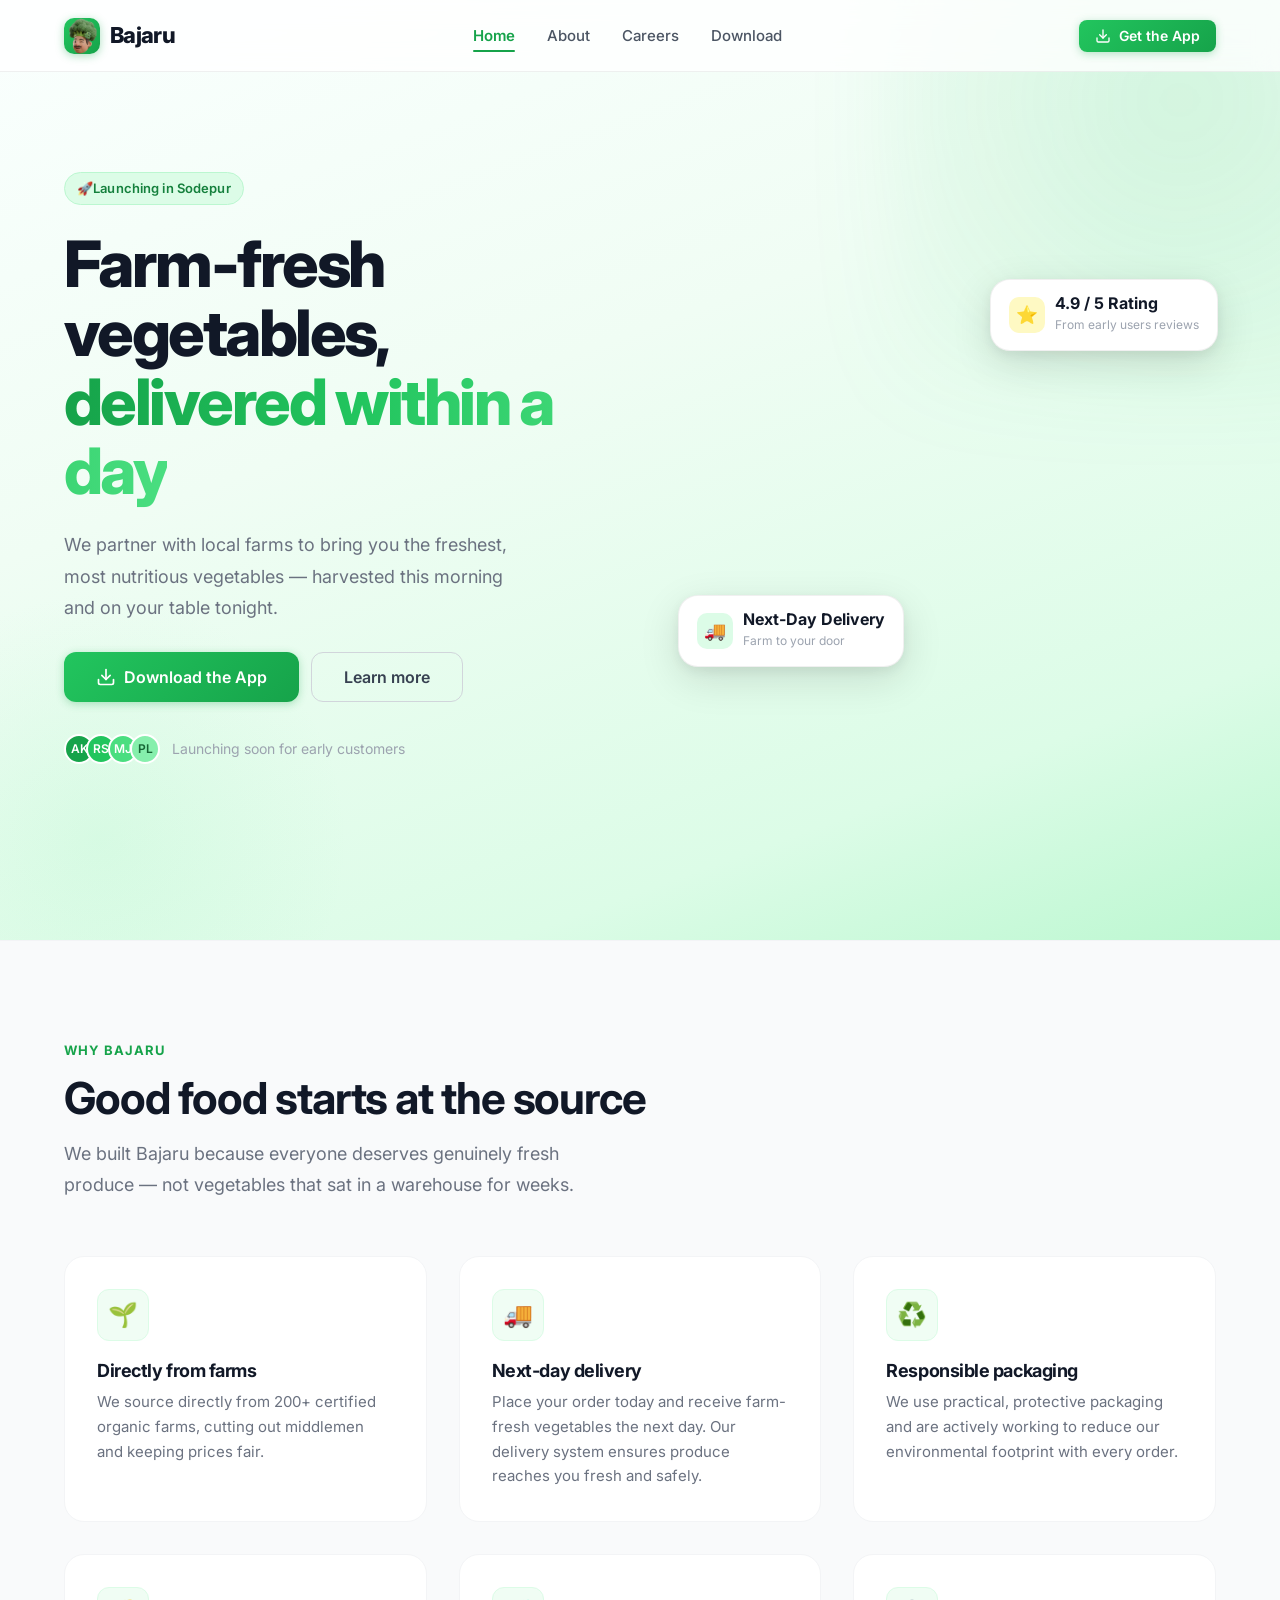
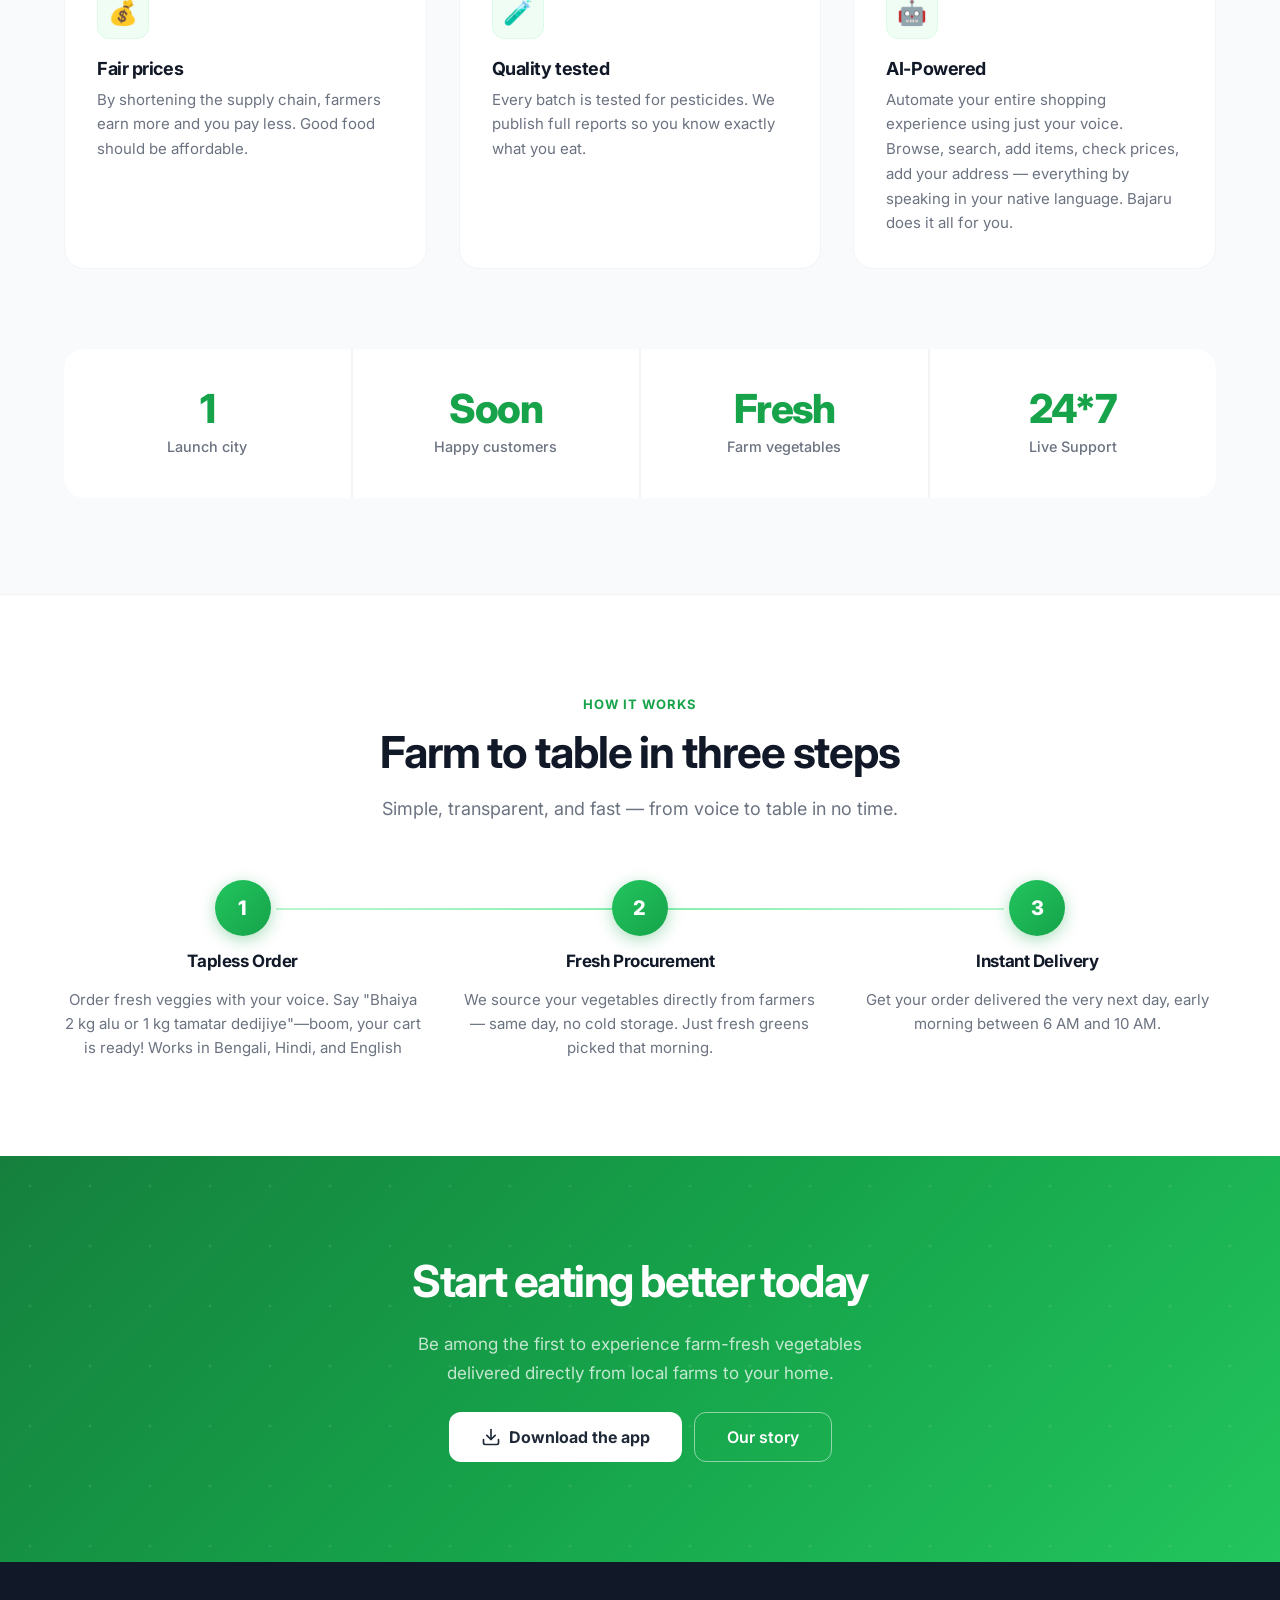
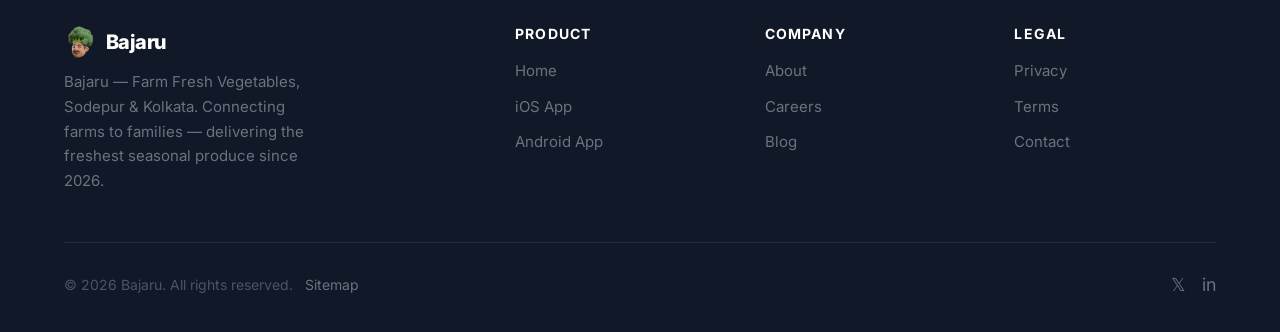
<file: index.html>
<!DOCTYPE html>
<html lang="en">
<head>
  <meta charset="UTF-8" />
  <meta name="viewport" content="width=device-width, initial-scale=1.0" />
  <meta name="google-site-verification" content="_7Ru6LFBEPu0awnksv-7zQGtuMNDI5gL8vTEzdVEpsc" />
  <title>Bajaru — Farm Fresh Vegetables, Delivered</title>
  <meta name="description" content="Bajaru connects you directly with local farms. Get the freshest seasonal vegetables delivered to your door within 24 hours of harvest." />
  <meta name="keywords" content="Bajaru, Bajaru app, farm fresh vegetables, vegetable delivery Kolkata, Sodepur vegetables, AI voice order" />
  <meta name="author" content="Bajaru" />
  <meta name="robots" content="index, follow" />
  <link rel="canonical" href="https://bajaru.co.in/" />
  <meta property="og:title" content="Bajaru — Farm Fresh Vegetables, Delivered" />
  <meta property="og:description" content="Get the freshest seasonal vegetables delivered from farm to door in 24 hours." />
  <meta property="og:url" content="https://bajaru.co.in/" />
  <meta property="og:image" content="https://bajaru.co.in/images/og-image.png" />
  <meta property="og:image:width" content="1200" />
  <meta property="og:image:height" content="630" />
  <meta property="og:type" content="website" />
  <meta property="og:site_name" content="Bajaru" />
  <meta property="og:locale" content="en_IN" />
  <meta name="twitter:card" content="summary_large_image" />
  <meta name="twitter:title" content="Bajaru — Farm Fresh Vegetables, Delivered" />
  <meta name="twitter:description" content="Get the freshest seasonal vegetables delivered from farm to door in 24 hours." />
  <meta name="twitter:image" content="https://bajaru.co.in/images/og-image.png" />
  <!-- <link rel="icon" type="image/x-icon" href="./images/favicon.ico" /> -->
  <link rel="icon" href="/favicon.ico">
  <link rel="stylesheet" href="./styles.css" />
  <link rel="stylesheet" href="./css/buttons.css" />
  <script type="application/ld+json">
  {
    "@context": "https://schema.org",
    "@type": "Organization",
    "name": "Bajaru",
    "url": "https://bajaru.co.in",
    "logo": "https://bajaru.co.in/images/app-icon.png",
    "description": "Farm fresh vegetables delivered from local farms to your door. AI-powered voice ordering. Launching in Sodepur.",
    "sameAs": ["https://www.linkedin.com/company/bajaru/"]
  }
  </script>
  <script type="application/ld+json">
  {
    "@context": "https://schema.org",
    "@type": "LocalBusiness",
    "name": "Bajaru",
    "description": "Fresh vegetable delivery from local farms — Sodepur, Kolkata",
    "areaServed": {
      "@type": "City",
      "name": "Sodepur",
      "containedInPlace": { "@type": "City", "name": "Kolkata" }
    }
  }
  </script>
  <script type="application/ld+json">
  {
    "@context": "https://schema.org",
    "@type": "WebSite",
    "name": "Bajaru",
    "url": "https://bajaru.co.in"
  }
  </script>
</head>
<body>

  <!-- ── NAVBAR (loaded from components) ── -->
  <div id="navbar-placeholder"></div>
  <div id="mobile-menu-placeholder"></div>

  <main>
  <!-- ── HERO ── -->
  <section class="hero page-top">
    <div class="hero-inner">
      <div class="hero-text">
        <div>
          <span class="badge badge-green badge-pulse">🚀Launching in Sodepur</span>
        </div>
        <h1>
          Farm-fresh vegetables,<br>
          <span>delivered within a day</span>
        </h1>
        <p class="lead">
          We partner with local farms to bring you the freshest, most nutritious vegetables — harvested this morning and on your table tonight.
        </p>
        <div class="hero-actions">
          <a href="./download.html" class="btn btn-primary btn-lg"><svg class="btn-icon" width="20" height="20" viewBox="0 0 24 24" fill="none" stroke="currentColor" stroke-width="2" stroke-linecap="round" stroke-linejoin="round" aria-hidden="true"><path d="M21 15v4a2 2 0 0 1-2 2H5a2 2 0 0 1-2-2v-4"/><polyline points="7 10 12 15 17 10"/><line x1="12" y1="15" x2="12" y2="3"/></svg>Download the App</a>
          <a href="./about.html" class="btn btn-outline btn-lg">Learn more</a>
        </div>
        <div class="hero-trust">
            <div class="hero-trust-avatars">
                <span>AK</span><span>RS</span><span>MJ</span><span>PL</span>
            </div>
            <span>Launching soon for early customers</span>
            </div>
      </div>

      <div class="hero-visual">
        <div class="hero-image-wrap float-anim">
          <!-- <img
            src="./images/logo.png"
            alt="Fresh vegetables at a local farm market"
            loading="eager"
          /> -->
          <video autoplay muted loop playsinline class="hero-video">
            <source src="./videos/video.mp4" type="video/mp4">
          </video>
          <div class="hero-card hero-card-1">
            <div class="hero-card-icon" style="background:#dcfce7;">🚚</div>
            <div>
              <strong>Next-Day Delivery</strong>
              <small>Farm to your door</small>
            </div>
          </div>
          <div class="hero-card hero-card-2">
            <div class="hero-card-icon" style="background:#fef9c3;">⭐</div>
            <div>
              <strong>4.9 / 5 Rating</strong>
              <small>From early users reviews</small>
            </div>
          </div>
        </div>
      </div>
    </div>
  </section>

  <!-- ── FEATURES ── -->
  <section class="features-bg">
    <div class="container">
      <div class="reveal">
        <span class="section-label">Why Bajaru</span>
        <h2 class="section-title">Good food starts at the source</h2>
        <p class="section-subtitle">
          We built Bajaru because everyone deserves genuinely fresh produce — not vegetables that sat in a warehouse for weeks.
        </p>
      </div>

      <div class="features-grid">
        <div class="feature-card reveal reveal-delay-1">
          <div class="feature-icon">🌱</div>
          <h3>Directly from farms</h3>
          <p>We source directly from 200+ certified organic farms, cutting out middlemen and keeping prices fair.</p>
        </div>
        <div class="feature-card reveal reveal-delay-2">
        <div class="feature-icon">🚚</div>
        <h3>Next-day delivery</h3>
        <p>Place your order today and receive farm-fresh vegetables the next day. Our delivery system ensures produce reaches you fresh and safely.</p>
        </div>
        <div class="feature-card reveal reveal-delay-3">
          <div class="feature-icon">♻️</div>
          <h3>Responsible packaging</h3>
          <p>We use practical, protective packaging and are actively working to reduce our environmental footprint with every order.</p>
        </div>
        <div class="feature-card reveal reveal-delay-1">
          <div class="feature-icon">💰</div>
          <h3>Fair prices</h3>
          <p>By shortening the supply chain, farmers earn more and you pay less. Good food should be affordable.</p>
        </div>
        <div class="feature-card reveal reveal-delay-2">
          <div class="feature-icon">🧪</div>
          <h3>Quality tested</h3>
          <p>Every batch is tested for pesticides. We publish full reports so you know exactly what you eat.</p>
        </div>
        <div class="feature-card reveal reveal-delay-3">
          <div class="feature-icon">🤖</div>
          <h3>AI-Powered</h3>
          <p>Automate your entire shopping experience using just your voice. Browse, search, add items, check prices, add your address — everything by speaking in your native language. Bajaru does it all for you.</p>
        </div>
      </div>

            <div class="stats-row reveal">
        <div class="stat-item">
            <div class="stat-number">1</div>
            <div class="stat-label">Launch city</div>
        </div>
        <div class="stat-item">
            <div class="stat-number">Soon</div>
            <div class="stat-label">Happy customers</div>
        </div>
        <div class="stat-item">
            <div class="stat-number">Fresh</div>
            <div class="stat-label">Farm vegetables</div>
        </div>
        <div class="stat-item">
            <div class="stat-number">24*7</div>
            <div class="stat-label">Live Support</div>
        </div>
        </div>
  </section>

  <!-- ── HOW IT WORKS ── -->
  <section>
    <div class="container">
      <div class="reveal" style="text-align:center; max-width:600px; margin:0 auto 56px;">
        <span class="section-label">How it works</span>
        <h2 class="section-title">Farm to table in three steps</h2>
        <p class="section-subtitle" style="margin:0 auto;">
          Simple, transparent, and fast — from voice to table in no time.
        </p>
      </div>

      <div class="steps-grid">
        <div class="step-item reveal reveal-delay-1">
          <div class="step-number">1</div>
          <h3>Tapless Order</h3>
          <p>Order fresh veggies with your voice. Say "Bhaiya 2 kg alu or 1 kg tamatar dedijiye"—boom, your cart is ready! Works in Bengali, Hindi, and English</p>
        </div>
        <div class="step-item reveal reveal-delay-2">
          <div class="step-number">2</div>
          <h3>Fresh Procurement</h3>
          <p>We source your vegetables directly from farmers — same day, no cold storage. Just fresh greens picked that morning.</p>
        </div>
        <div class="step-item reveal reveal-delay-3">
          <div class="step-number">3</div>
          <h3>Instant Delivery</h3>
          <p>Get your order delivered the very next day, early morning between 6 AM and 10 AM.</p>
        </div>
      </div>
    </div>
  </section>

  <!-- ── CTA BAND ── -->
  <section class="cta-band">
    <div class="container">
      <div class="cta-band-inner reveal">
        <h2>Start eating better today</h2>
        <p>Be among the first to experience farm-fresh vegetables delivered directly from local farms to your home.</p>
        <div style="display:flex; gap:12px; flex-wrap:wrap; justify-content:center;">
          <a href="./download.html" class="btn btn-white btn-lg"><svg class="btn-icon" width="20" height="20" viewBox="0 0 24 24" fill="none" stroke="currentColor" stroke-width="2" stroke-linecap="round" stroke-linejoin="round" aria-hidden="true"><path d="M21 15v4a2 2 0 0 1-2 2H5a2 2 0 0 1-2-2v-4"/><polyline points="7 10 12 15 17 10"/><line x1="12" y1="15" x2="12" y2="3"/></svg>Download the app</a>
          <a href="./about.html" class="btn btn-white-outline btn-lg">Our story</a>
        </div>
      </div>
    </div>
  </section>

  </main>

  <!-- ── FOOTER (loaded from components) ── -->
  <div id="footer-placeholder"></div>

  <script src="./js/components.js"></script>
  <script src="./js/shared.js"></script>
</body>
</html>
</file>
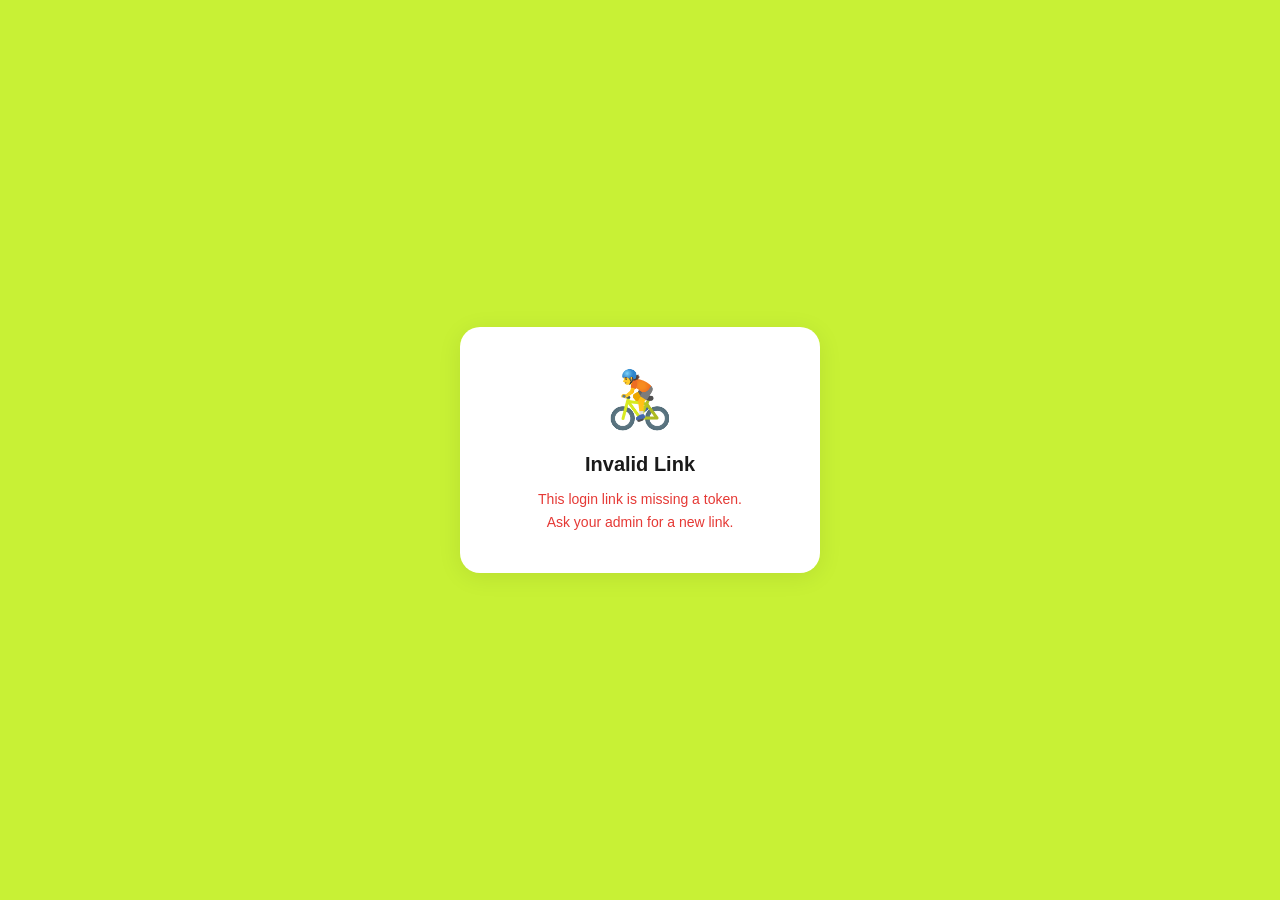
<file: rider-login/index.html>
<!DOCTYPE html>
<html lang="en">
<head>
  <meta charset="UTF-8">
  <meta name="viewport" content="width=device-width, initial-scale=1">
  <title>Opening Bajaru Delivery…</title>
  <style>
    * { box-sizing: border-box; margin: 0; padding: 0; }
    body {
      font-family: -apple-system, BlinkMacSystemFont, 'Segoe UI', sans-serif;
      background: #c8f135;
      min-height: 100vh;
      display: flex;
      align-items: center;
      justify-content: center;
      padding: 24px;
    }
    .card {
      background: #fff;
      border-radius: 20px;
      padding: 40px 32px;
      max-width: 360px;
      width: 100%;
      text-align: center;
      box-shadow: 0 4px 24px rgba(0,0,0,0.08);
    }
    .icon { font-size: 56px; margin-bottom: 20px; }
    h2 {
      font-size: 20px;
      font-weight: 700;
      color: #1a1a1a;
      margin-bottom: 12px;
    }
    p {
      font-size: 14px;
      color: #888;
      line-height: 1.6;
    }
    .spinner {
      width: 36px;
      height: 36px;
      border: 3px solid #e0e0e0;
      border-top-color: #7db800;
      border-radius: 50%;
      animation: spin 0.8s linear infinite;
      margin: 24px auto 0;
    }
    @keyframes spin { to { transform: rotate(360deg); } }
    .error { color: #e53935; }
  </style>
</head>
<body>
  <div class="card">
    <div class="icon">🚴</div>
    <h2 id="title">Opening Bajaru Delivery…</h2>
    <p id="message">Please wait while we sign you in.</p>
    <div class="spinner" id="spinner"></div>
  </div>

  <script>
    (function () {
      var params = new URLSearchParams(window.location.search);
      var token = params.get('token');

      if (!token) {
        document.getElementById('title').textContent = 'Invalid Link';
        document.getElementById('message').innerHTML =
          '<span class="error">This login link is missing a token.<br>Ask your admin for a new link.</span>';
        document.getElementById('spinner').style.display = 'none';
        return;
      }

      var appUrl = 'bajaru-rider://login?token=' + encodeURIComponent(token);

      // Redirect immediately — Android intercepts the custom scheme and opens the app.
      window.location.replace(appUrl);

      // Fallback message shown if the app is not installed or the redirect takes too long.
      setTimeout(function () {
        document.getElementById('title').textContent = 'App Not Opened?';
        document.getElementById('message').textContent =
          'Make sure the Bajaru Delivery app is installed on your device, then tap the link again.';
        document.getElementById('spinner').style.display = 'none';
      }, 2500);
    })();
  </script>
</body>
</html>
</file>
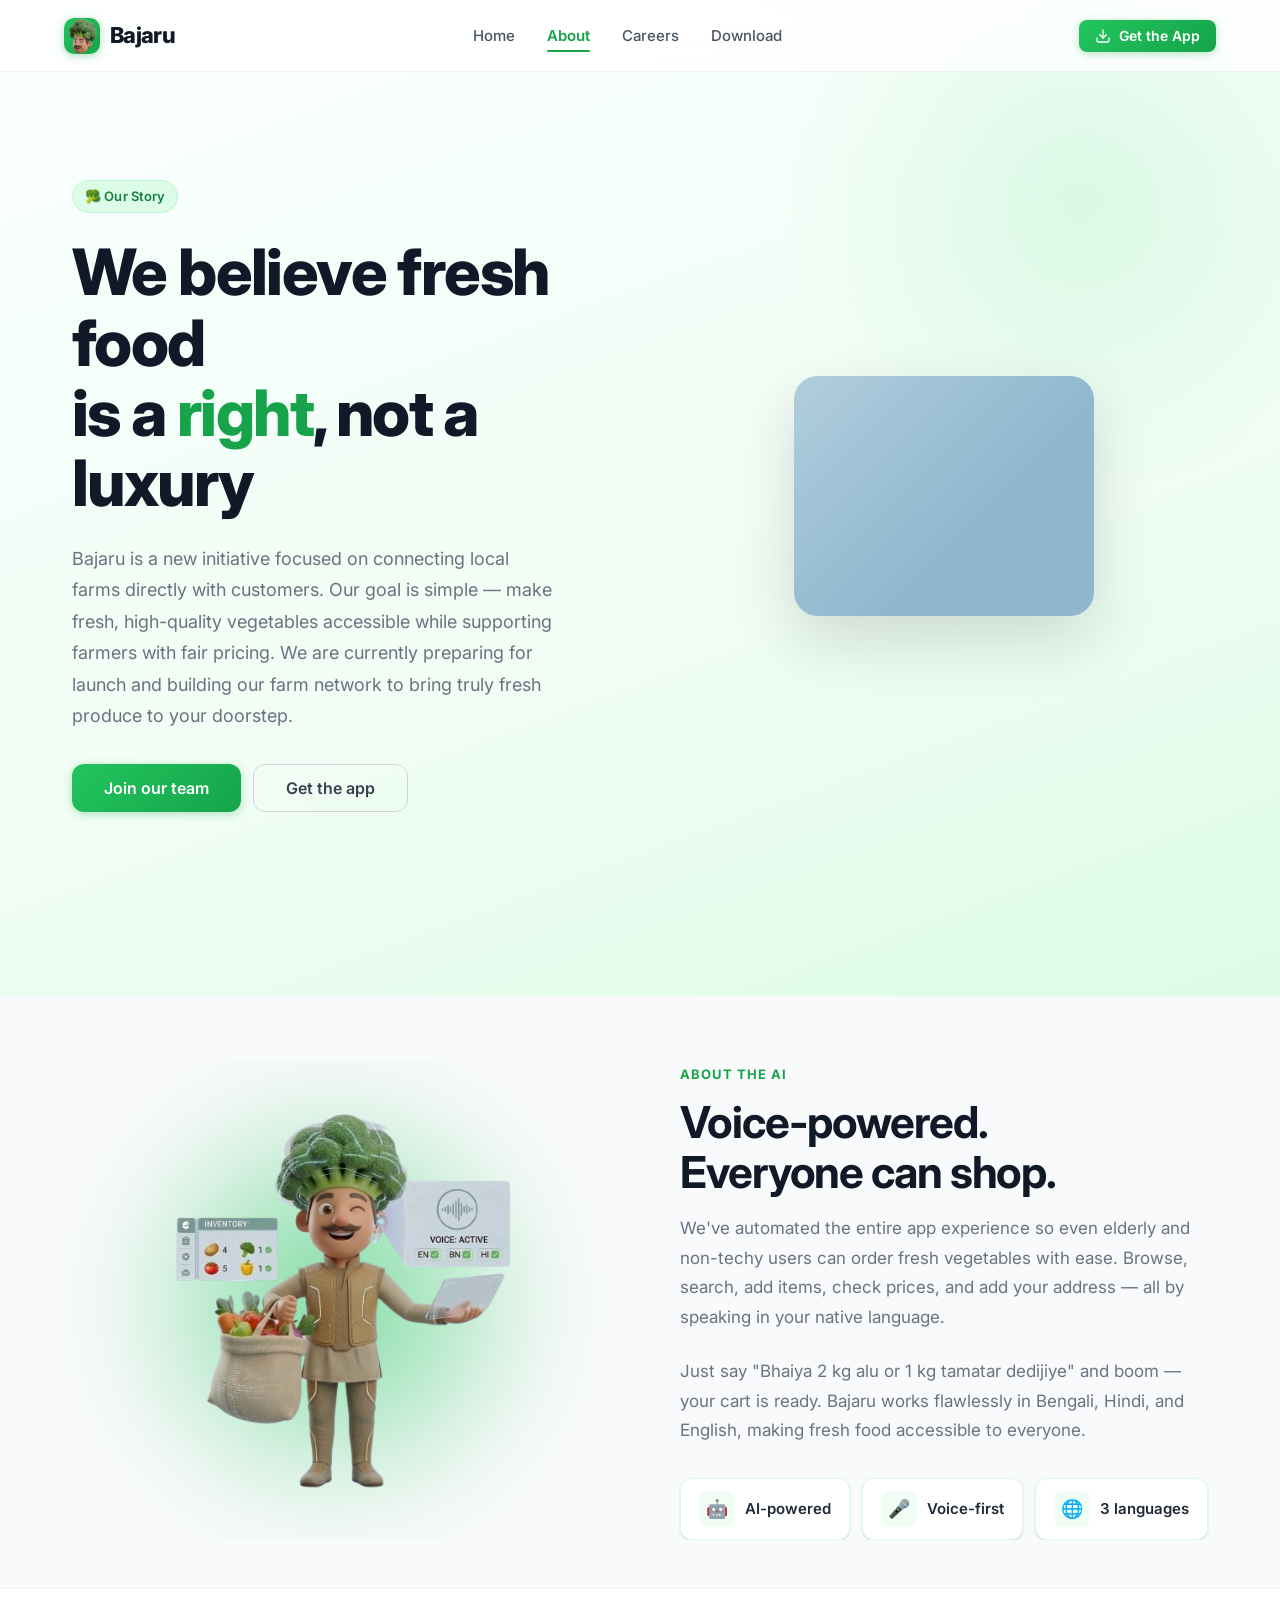
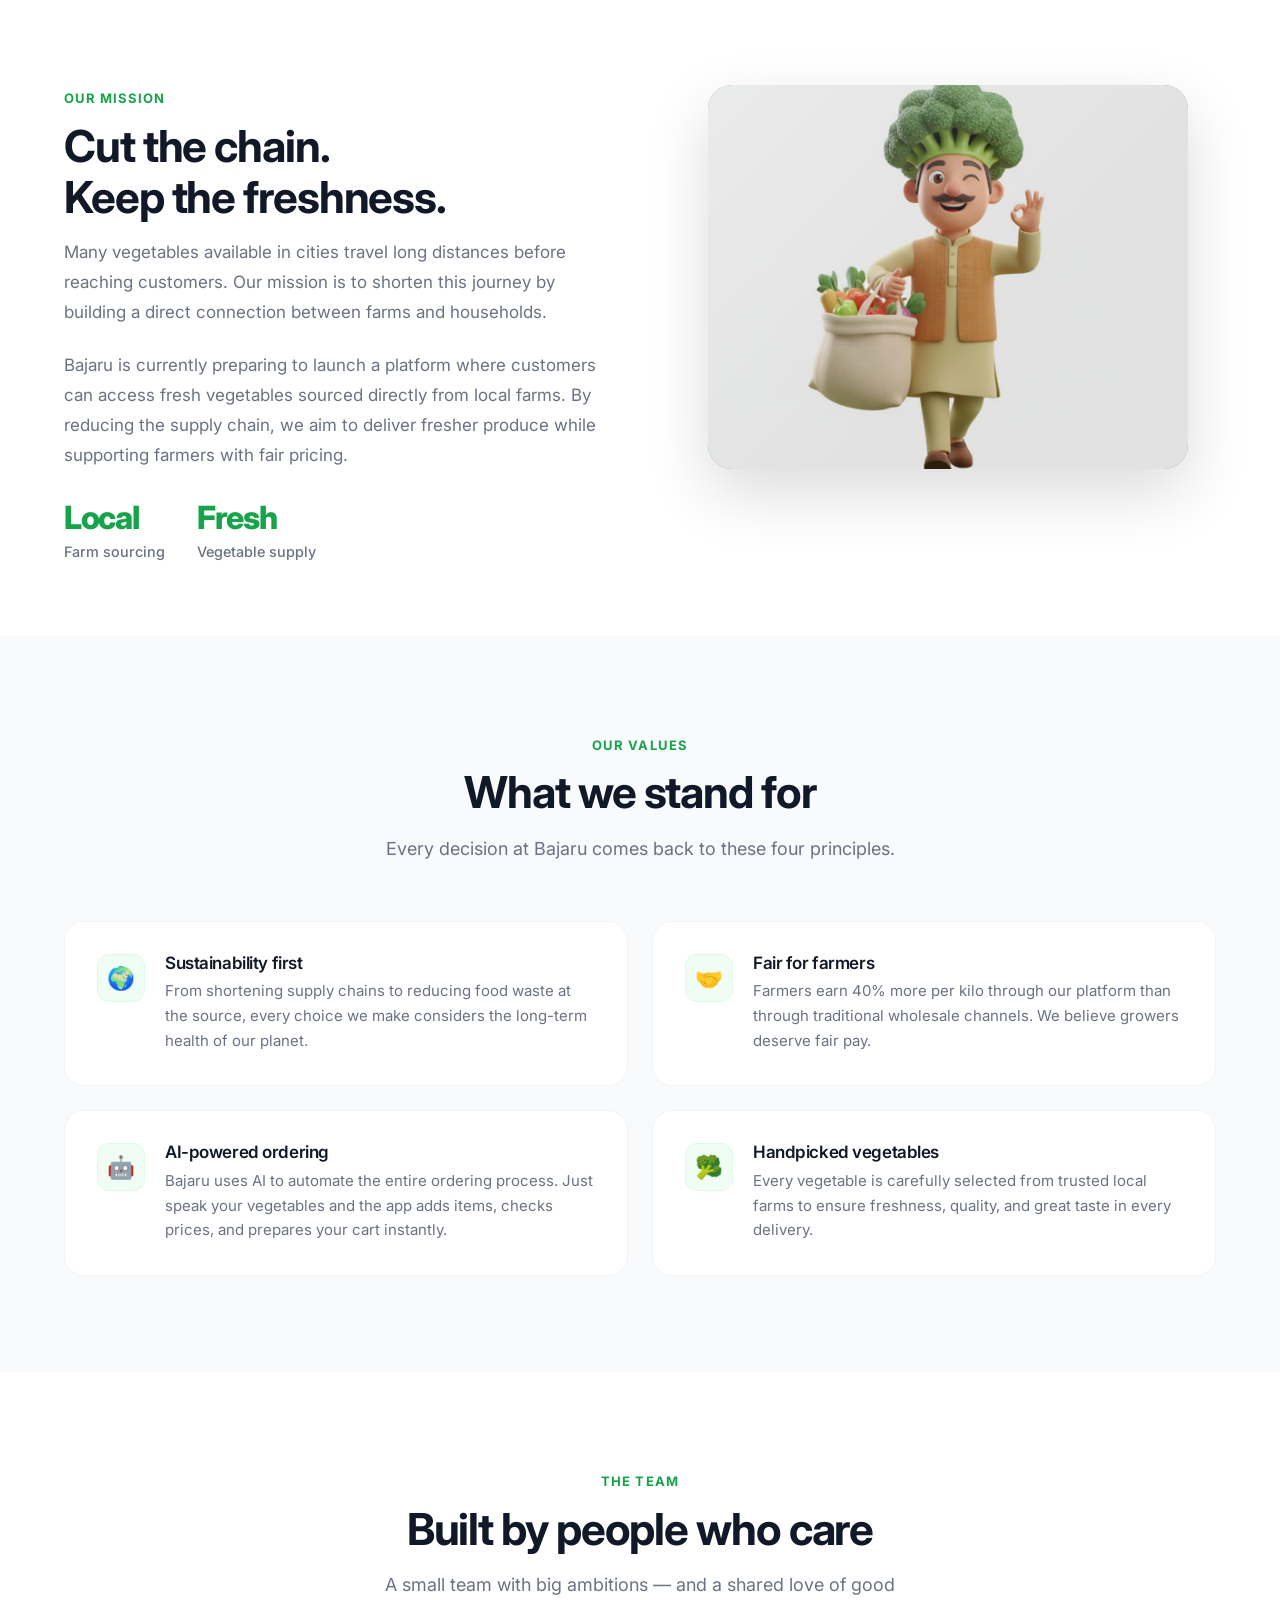
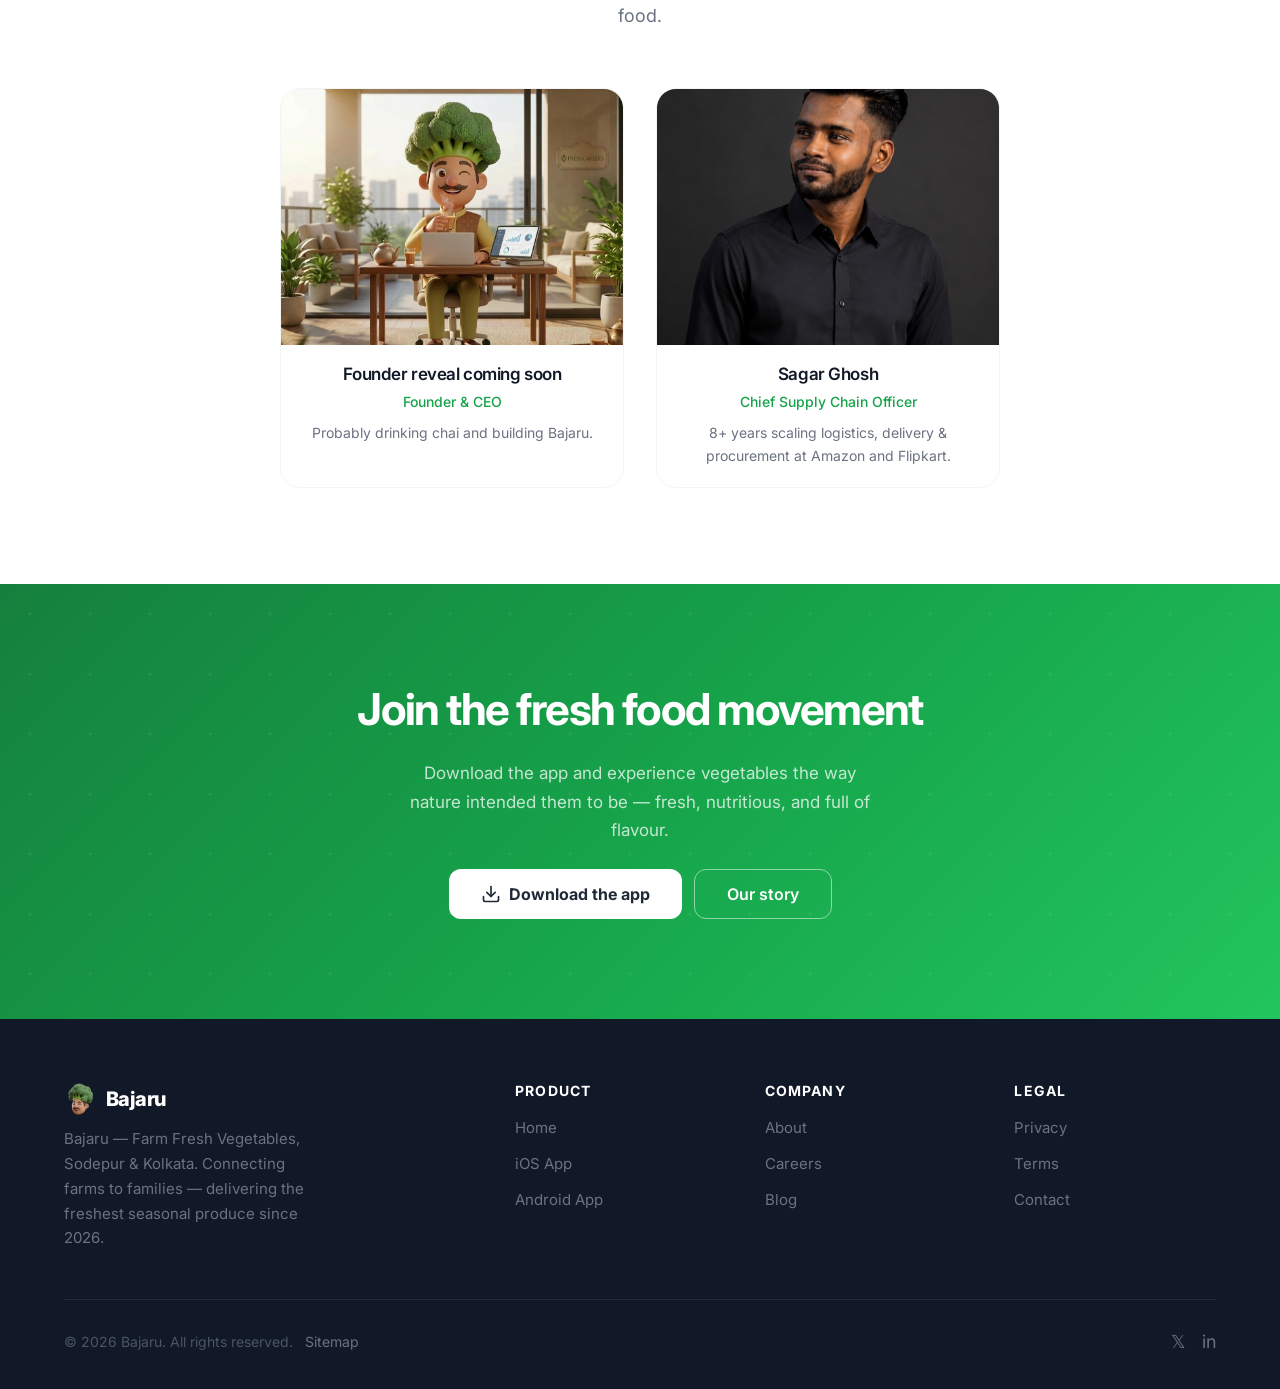
<file: about.html>
<!DOCTYPE html>
<html lang="en">
<head>
  <meta charset="UTF-8" />
  <meta name="viewport" content="width=device-width, initial-scale=1.0" />
  <title>About — Bajaru | Our Story & Mission</title>
  <meta name="description" content="Learn about Bajaru's mission to connect local farms with urban families, our values, and the team making fresh food accessible to everyone." />
  <meta name="keywords" content="Bajaru story, Bajaru mission, farm to table Kolkata, Bajaru team" />
  <meta name="author" content="Bajaru" />
  <meta name="robots" content="index, follow" />
  <link rel="canonical" href="https://bajaru.co.in/about.html" />
  <meta property="og:title" content="About — Bajaru | Our Story & Mission" />
  <meta property="og:description" content="Learn about Bajaru's mission to connect local farms with urban families, our values, and the team making fresh food accessible to everyone." />
  <meta property="og:url" content="https://bajaru.co.in/about.html" />
  <meta property="og:image" content="https://bajaru.co.in/images/og-image.png" />
  <meta property="og:image:width" content="1200" />
  <meta property="og:image:height" content="630" />
  <meta property="og:type" content="website" />
  <meta property="og:site_name" content="Bajaru" />
  <meta property="og:locale" content="en_IN" />
  <meta name="twitter:card" content="summary_large_image" />
  <meta name="twitter:title" content="About — Bajaru | Our Story & Mission" />
  <meta name="twitter:description" content="Learn about Bajaru's mission to connect local farms with urban families, our values, and the team making fresh food accessible to everyone." />
  <meta name="twitter:image" content="https://bajaru.co.in/images/og-image.png" />
  <!-- <link rel="icon" type="image/x-icon" href="./images/favicon.ico" /> -->
  <link rel="icon" href="/favicon.ico">
  <link rel="stylesheet" href="./styles.css" />
  <link rel="stylesheet" href="./css/buttons.css" />
  <script type="application/ld+json">
  {"@context":"https://schema.org","@type":"Organization","name":"Bajaru","url":"https://bajaru.co.in","logo":"https://bajaru.co.in/images/app-icon.png","description":"Farm fresh vegetables delivered from local farms to your door. AI-powered voice ordering. Launching in Sodepur.","sameAs":["https://www.linkedin.com/company/bajaru/"]}
  </script>
</head>
<body>

  <!-- ── NAVBAR (loaded from components) ── -->
  <div id="navbar-placeholder"></div>
  <div id="mobile-menu-placeholder"></div>

  <main>
  <!-- ── ABOUT HERO ── -->
  <section class="about-hero page-top">
    <div class="container">
      <div class="hero-split">
        <!-- Left: text -->
        <div class="hero-split-text">
          <span class="badge badge-green">🥦 Our Story</span>
          <h1>We believe fresh food<br>is a <span style="color:var(--primary)">right</span>, not a luxury</h1>
          <p class="desc">
          Bajaru is a new initiative focused on connecting local farms directly with customers. Our goal is simple — make fresh, high-quality vegetables accessible while supporting farmers with fair pricing. We are currently preparing for launch and building our farm network to bring truly fresh produce to your doorstep.
          </p>
          <div class="hero-split-actions">
            <a href="./careers.html" class="btn btn-primary btn-lg">Join our team</a>
            <a href="./download.html" class="btn btn-outline btn-lg">Get the app</a>
          </div>
        </div>

        <!-- Right: visual -->
        <div class="hero-split-visual">
          <div class="float-anim">
            <div class="illus-box illus-box-green">
              <!-- <img
                src="./images/about.png"
                alt="Bajaru farm vegetables"
                style="width:100%;height:100%;object-fit:cover;border-radius:inherit;"
                loading="lazy"
                /> -->
                <video autoplay muted loop playsinline class="about-video">
                  <source src="./videos/video2.mp4" type="video/mp4">
                </video>
            </div>
          </div>
        </div>
      </div>
    </div>
  </section>

  <!-- ── AI FEATURE ── -->
  <section class="ai-feature-section">
    <div class="container">
      <div class="ai-feature-grid reveal">
        <div style="display:flex; justify-content:center;">
          <div class="ai-img-box float-anim">
            <div class="ai-aura-zone">
              <div class="ai-img-aura"></div>
            </div>
            <img
              src="./images/AI_Vendor.png"
              alt="Bajaru AI voice assistant for fresh vegetable ordering"
              class="ai-img"
              loading="lazy"
            />
          </div>
        </div>
        <div class="ai-feature-content">
          <span class="section-label">About the AI</span>
          <h2 class="section-title">Voice-powered.<br>Everyone can shop.</h2>
          <p style="font-size:1.0625rem; color:var(--gray-500); line-height:1.75; margin-bottom:24px;">
            We've automated the entire app experience so even elderly and non-techy users can order fresh vegetables with ease. Browse, search, add items, check prices, and add your address — all by speaking in your native language.
          </p>
          <p style="font-size:1.0625rem; color:var(--gray-500); line-height:1.75; margin-bottom:32px;">
            Just say "Bhaiya 2 kg alu or 1 kg tamatar dedijiye" and boom — your cart is ready. Bajaru works flawlessly in Bengali, Hindi, and English, making fresh food accessible to everyone.
          </p>
          <div class="ai-feature-pills">
            <div class="ai-pill">
              <span class="ai-pill-icon">🤖</span>
              <span class="ai-pill-label">AI-powered</span>
            </div>
            <div class="ai-pill">
              <span class="ai-pill-icon">🎤</span>
              <span class="ai-pill-label">Voice-first</span>
            </div>
            <div class="ai-pill">
              <span class="ai-pill-icon">🌐</span>
              <span class="ai-pill-label">3 languages</span>
            </div>
          </div>
        </div>
      </div>
    </div>
  </section>

  <!-- ── MISSION ── -->
  <section class="mission-section">
    <div class="container">
      <div class="mission-grid reveal">
        <div>
          <span class="section-label">Our Mission</span>
          <h2 class="section-title">Cut the chain.<br>Keep the freshness.</h2>
          <p style="font-size:1.0625rem; color:var(--gray-500); line-height:1.75; margin-bottom:24px;">
            Many vegetables available in cities travel long distances before reaching customers. Our mission is to shorten this journey by building a direct connection between farms and households.
          </p>
          <p style="font-size:1.0625rem; color:var(--gray-500); line-height:1.75; margin-bottom:32px;">
            Bajaru is currently preparing to launch a platform where customers can access fresh vegetables sourced directly from local farms. By reducing the supply chain, we aim to deliver fresher produce while supporting farmers with fair pricing.
          </p>
          <div class="mission-stats" style="display:flex; gap:32px; margin-top:8px;">
            <div>
              <div class="stat-number" style="font-size:2rem;">Local</div>
              <div class="stat-label">Farm sourcing</div>
            </div>
            <div>
              <div class="stat-number" style="font-size:2rem;">Fresh</div>
              <div class="stat-label">Vegetable supply</div>
            </div>
          </div>
        </div>
        <div class="mission-visual">
          <div class="illus-box illus-box-green" style="font-size:4.5rem;">
            <img
              src="./images/bajaru_man.jpeg"
              alt="Green vegetable farm rows"
              style="width:100%;height:100%;object-fit:cover;border-radius:inherit;"
              loading="lazy"
            />
          </div>
        </div>
      </div>
    </div>
  </section>

  <!-- ── VALUES ── -->
  <section class="values-section">
    <div class="container">
      <div class="reveal" style="text-align:center; max-width:580px; margin:0 auto 0;">
        <span class="section-label">Our Values</span>
        <h2 class="section-title">What we stand for</h2>
        <p class="section-subtitle" style="margin:0 auto;">
          Every decision at Bajaru comes back to these four principles.
        </p>
      </div>
      <div class="values-grid">
        <div class="value-card reveal reveal-delay-1">
          <div class="value-card-icon">🌍</div>
          <div>
            <h4>Sustainability first</h4>
            <p>From shortening supply chains to reducing food waste at the source, every choice we make considers the long-term health of our planet.</p>
          </div>
        </div>
        <div class="value-card reveal reveal-delay-2">
          <div class="value-card-icon">🤝</div>
          <div>
            <h4>Fair for farmers</h4>
            <p>Farmers earn 40% more per kilo through our platform than through traditional wholesale channels. We believe growers deserve fair pay.</p>
          </div>
        </div>
        <div class="value-card reveal reveal-delay-3">
          <div class="value-card-icon">🤖</div>
          <div>
            <h4>AI-powered ordering</h4>
            <p>Bajaru uses AI to automate the entire ordering process. Just speak your vegetables and the app adds items, checks prices, and prepares your cart instantly.</p>
          </div>
        </div>
        <div class="value-card reveal reveal-delay-4">
          <div class="value-card-icon">🥦</div>
          <div>
            <h4>Handpicked vegetables</h4>
            <p>Every vegetable is carefully selected from trusted local farms to ensure freshness, quality, and great taste in every delivery.</p>
          </div>
        </div>
      </div>
    </div>
  </section>

  <!-- ── TEAM ── -->
  <section id="team">
    <div class="container">
      <div class="reveal" style="text-align:center; max-width:520px; margin:0 auto 0;">
        <span class="section-label">The Team</span>
        <h2 class="section-title">Built by people who care</h2>
        <p class="section-subtitle" style="margin:0 auto;">
          A small team with big ambitions — and a shared love of good food.
        </p>
      </div>
      <div class="team-grid team-grid-2">
        <div class="team-card reveal reveal-delay-1">
          <div class="team-card-img">
            <img src="./images/ceo with chai.png" alt="Bajaru Founder & CEO">
          </div>
          <div class="team-card-body">
            <h4>Founder reveal coming soon</h4>
            <span>Founder & CEO</span>
            <p style="font-size:0.875rem; color:var(--gray-500); margin-top:8px; line-height:1.6;">Probably drinking chai and building Bajaru.</p>
          </div>
        </div>
        <div class="team-card reveal reveal-delay-2">
          <div class="team-card-img">
            <img src="./images/sagar_ghosh.png" alt="Sagar Ghosh">
          </div>
          <div class="team-card-body">
            <h4>Sagar Ghosh</h4>
            <span>Chief Supply Chain Officer</span>
            <p style="font-size:0.875rem; color:var(--gray-500); margin-top:8px; line-height:1.6;">8+ years scaling logistics, delivery &amp; procurement at Amazon and Flipkart.</p>
          </div>
        </div>
      </div>
    </div>
  </section>

  <!-- ── CTA BAND ── -->
  <section class="cta-band">
    <div class="container">
      <div class="cta-band-inner reveal">
        <h2>Join the fresh food movement</h2>
        <p>Download the app and experience vegetables the way nature intended them to be — fresh, nutritious, and full of flavour.</p>
        <div style="display:flex; gap:12px; flex-wrap:wrap; justify-content:center;">
          <a href="./download.html" class="btn btn-white btn-lg"><svg class="btn-icon" width="20" height="20" viewBox="0 0 24 24" fill="none" stroke="currentColor" stroke-width="2" stroke-linecap="round" stroke-linejoin="round" aria-hidden="true"><path d="M21 15v4a2 2 0 0 1-2 2H5a2 2 0 0 1-2-2v-4"/><polyline points="7 10 12 15 17 10"/><line x1="12" y1="15" x2="12" y2="3"/></svg>Download the app</a>
          <a href="./about.html" class="btn btn-white-outline btn-lg">Our story</a>
        </div>
      </div>
    </div>
  </section>

  </main>

  <!-- ── FOOTER (loaded from components) ── -->
  <div id="footer-placeholder"></div>

  <script src="./js/components.js"></script>
  <script src="./js/shared.js"></script>
</body>
</html>
</file>
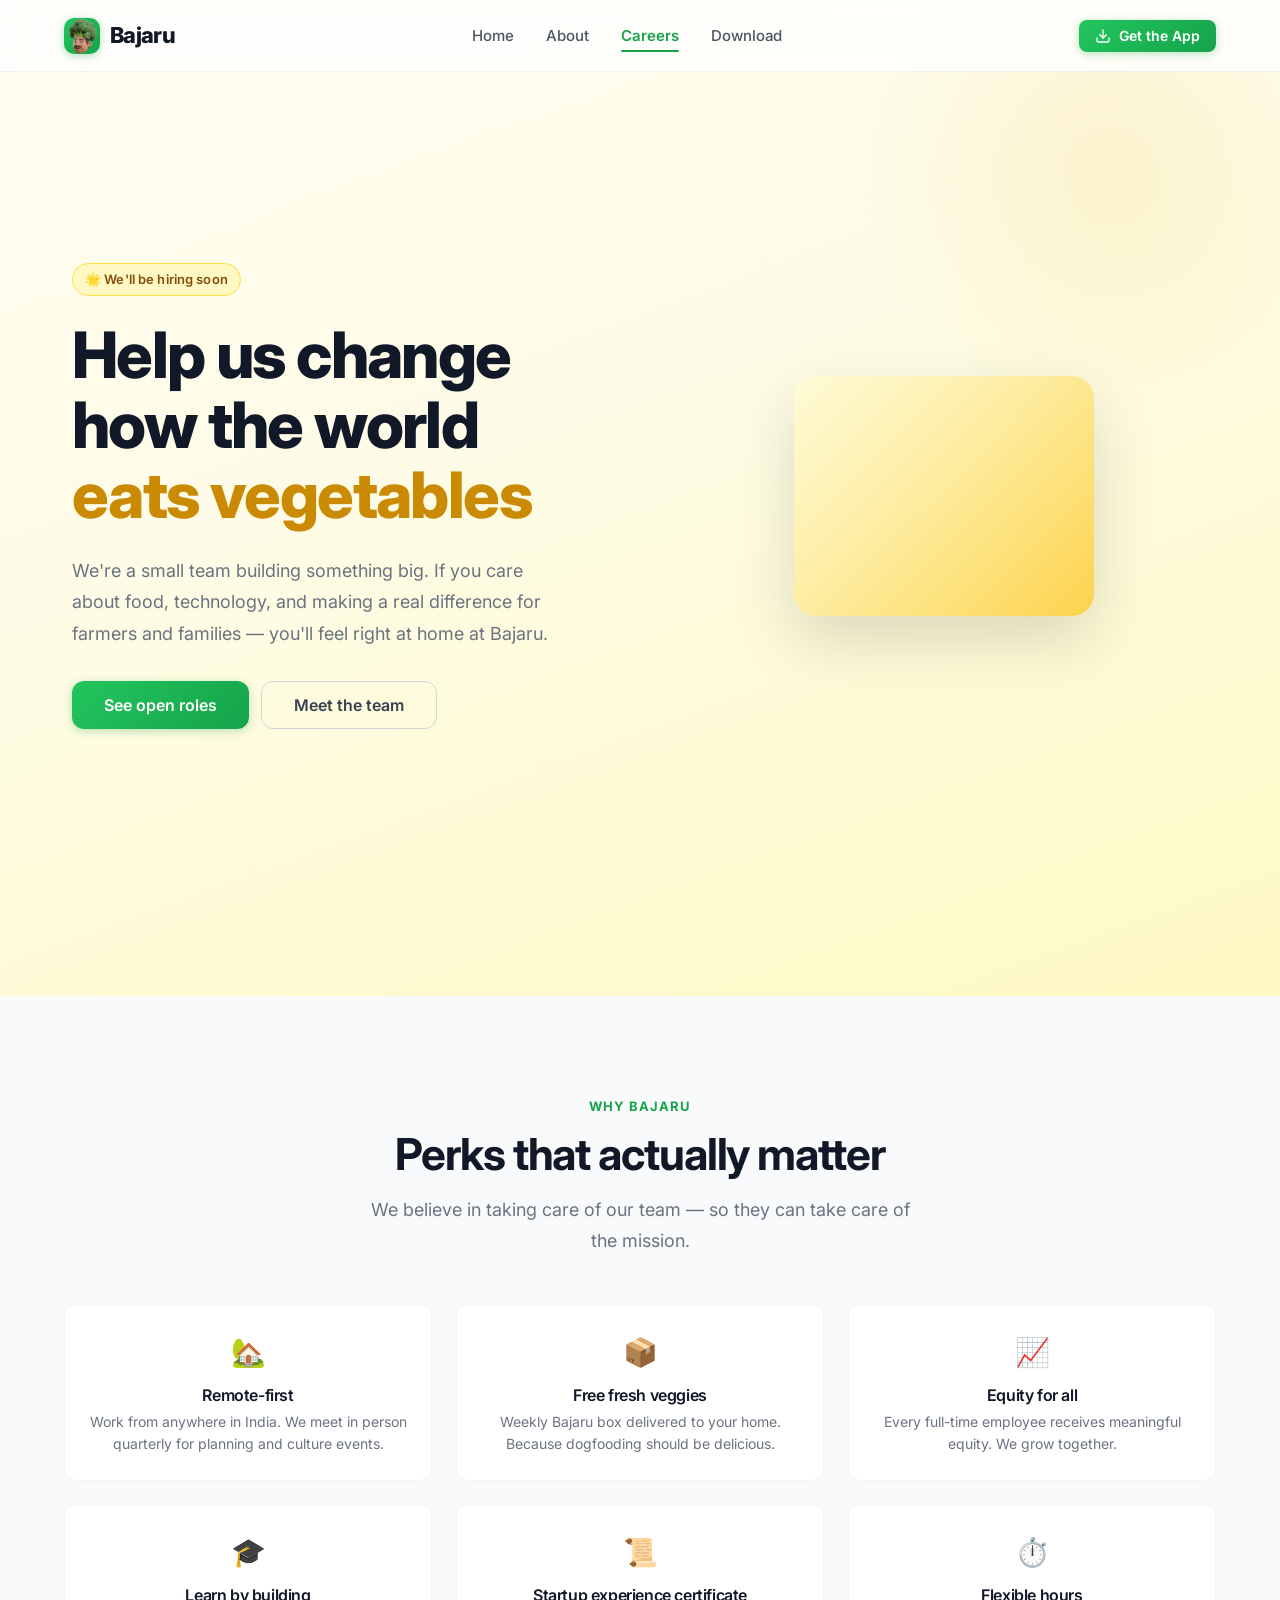
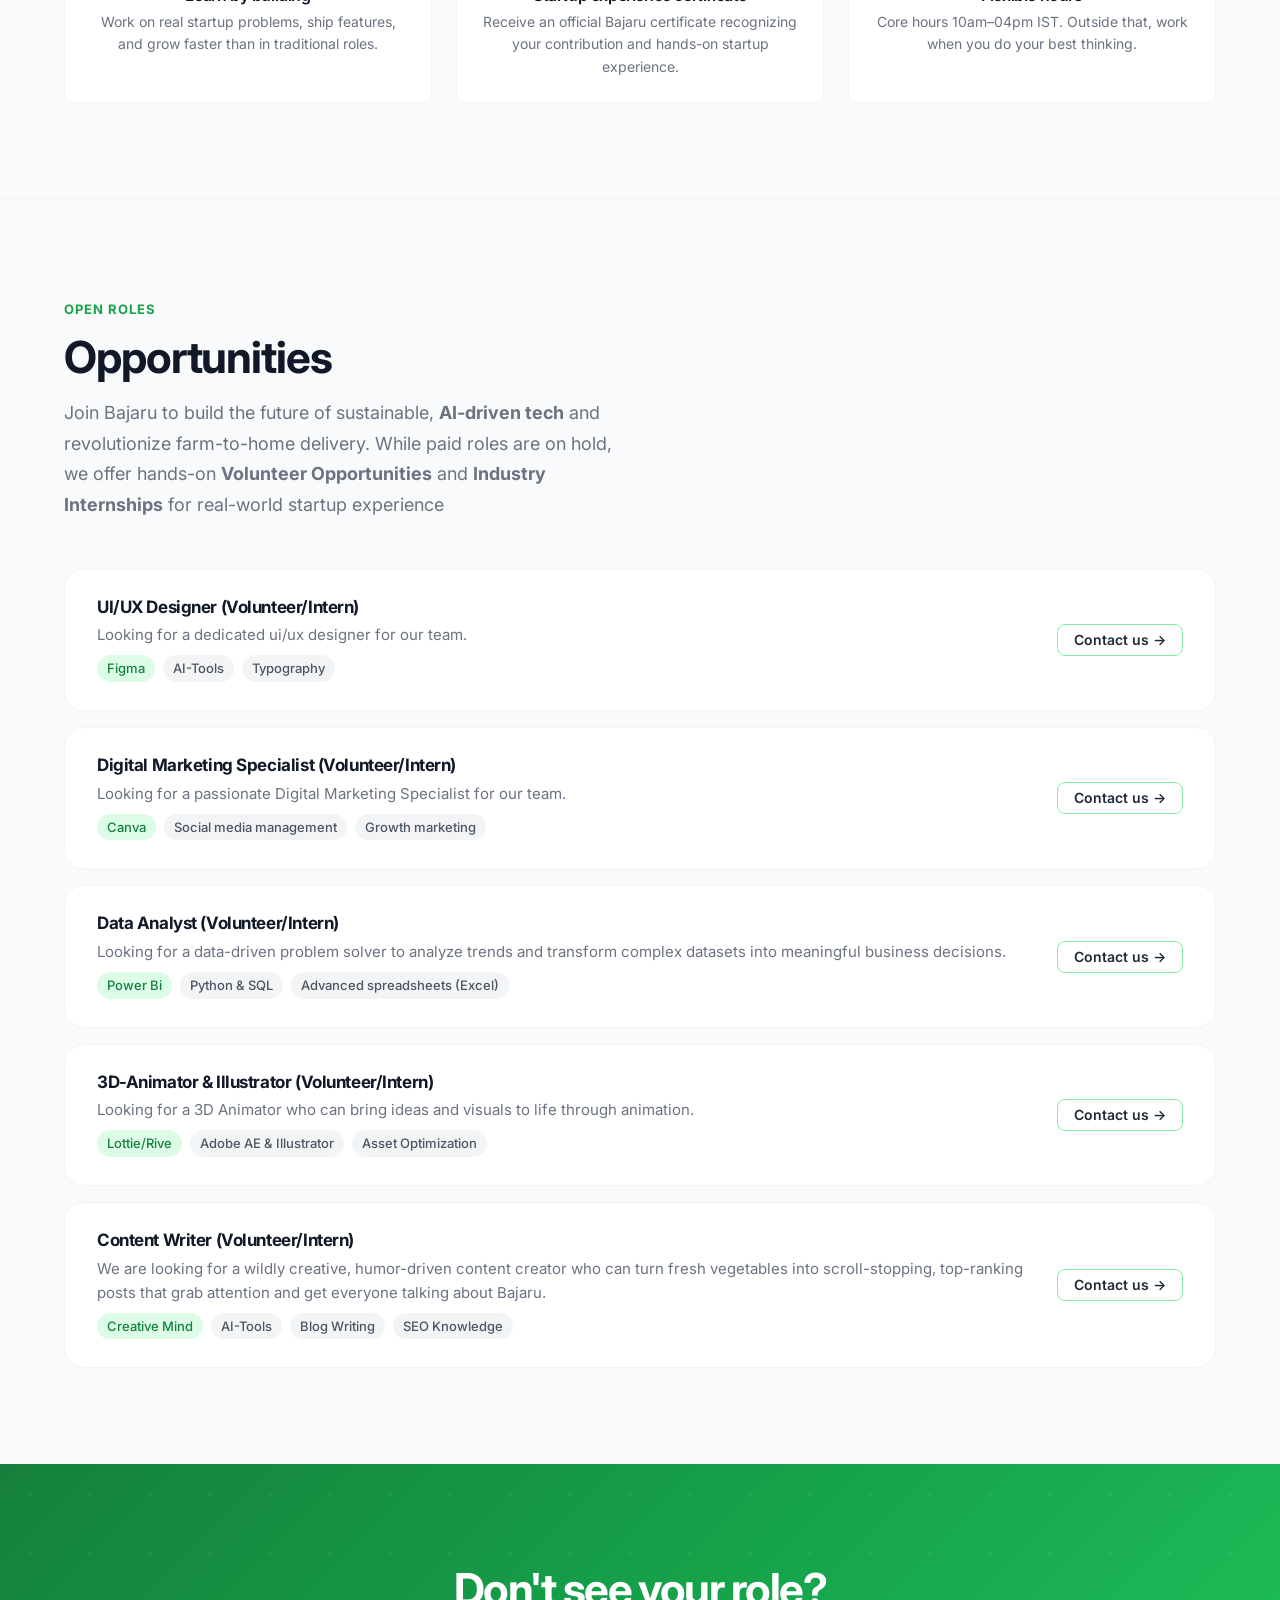
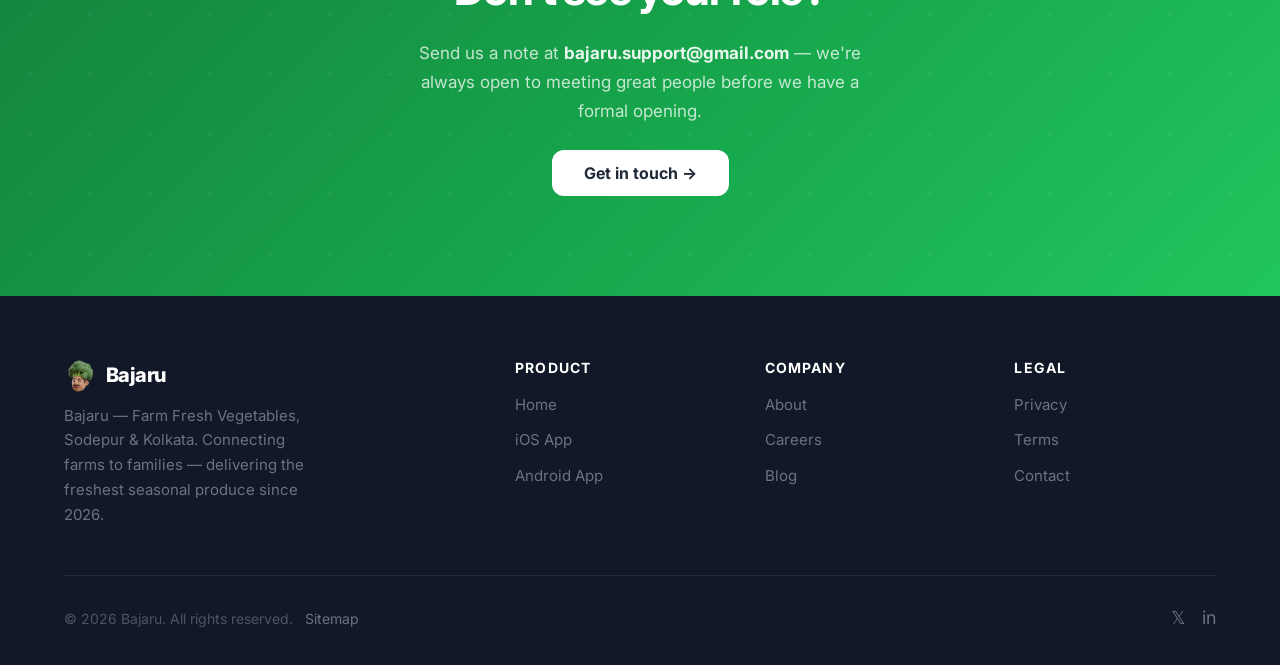
<file: careers.html>
<!DOCTYPE html>
<html lang="en">
<head>
  <meta charset="UTF-8" />
  <meta name="viewport" content="width=device-width, initial-scale=1.0" />
  <title>Careers — Bajaru | Join Our Team</title>
  <meta name="description" content="Join the Bajaru team and help build the future of fresh food delivery. We'll be hiring across engineering, design, operations, and farming partnerships." />
  <meta name="keywords" content="Bajaru careers, Bajaru jobs, join Bajaru" />
  <meta name="author" content="Bajaru" />
  <meta name="robots" content="index, follow" />
  <link rel="canonical" href="https://bajaru.co.in/careers.html" />
  <meta property="og:title" content="Careers — Bajaru | Join Our Team" />
  <meta property="og:description" content="Join the Bajaru team and help build the future of fresh food delivery. We'll be hiring across engineering, design, operations, and farming partnerships." />
  <meta property="og:url" content="https://bajaru.co.in/careers.html" />
  <meta property="og:image" content="https://bajaru.co.in/images/og-image.png" />
  <meta property="og:image:width" content="1200" />
  <meta property="og:image:height" content="630" />
  <meta property="og:type" content="website" />
  <meta property="og:site_name" content="Bajaru" />
  <meta property="og:locale" content="en_IN" />
  <meta name="twitter:card" content="summary_large_image" />
  <meta name="twitter:title" content="Careers — Bajaru | Join Our Team" />
  <meta name="twitter:description" content="Join the Bajaru team and help build the future of fresh food delivery. We'll be hiring across engineering, design, operations, and farming partnerships." />
  <meta name="twitter:image" content="https://bajaru.co.in/images/og-image.png" />
  <!-- <link rel="icon" type="image/x-icon" href="./images/favicon.ico" /> -->
  <link rel="icon" href="/favicon.ico">
  <link rel="stylesheet" href="./styles.css" />
  <link rel="stylesheet" href="./css/buttons.css" />
  <script type="application/ld+json">
  {"@context":"https://schema.org","@type":"Organization","name":"Bajaru","url":"https://bajaru.co.in","logo":"https://bajaru.co.in/images/app-icon.png","description":"Farm fresh vegetables delivered from local farms to your door. AI-powered voice ordering. Launching in Sodepur.","sameAs":["https://www.linkedin.com/company/bajaru/"]}
  </script>
</head>
<body>

  <!-- ── NAVBAR (loaded from components) ── -->
  <div id="navbar-placeholder"></div>
  <div id="mobile-menu-placeholder"></div>

  <main>
  <!-- ── CAREERS HERO ── -->
  <section class="careers-hero page-top">
    <div class="container">
      <div class="hero-split">
        <!-- Left: text -->
        <div class="hero-split-text">
          <span class="badge badge-yellow">🌟 We'll be hiring soon</span>
          <h1>
            Help us change<br>
            how the world<br>
            <span style="color:#ca8a04;">eats vegetables</span>
          </h1>
          <p class="desc">
            We're a small team building something big. If you care about food, technology, and making a real difference for farmers and families — you'll feel right at home at Bajaru.
          </p>
          <div class="hero-split-actions">
            <a href="#open-roles" class="btn btn-primary btn-lg">See open roles</a>
            <a href="./about.html#team" class="btn btn-outline btn-lg">Meet the team</a>
          </div>
        </div>

        <!-- Right: visual -->
        <div class="hero-split-visual">
          <div class="float-anim">
            <div class="illus-box illus-box-yellow" style="font-size:4.5rem;">
              <video autoplay muted loop playsinline class="careers-video">
                <source src="./videos/video3.mp4" type="video/mp4">
              </video>
            </div>
          </div>
        </div>
      </div>
    </div>
  </section>

  <!-- ── PERKS ── -->
  <section class="features-bg">
    <div class="container">
      <div class="reveal" style="text-align:center; max-width:560px; margin:0 auto 0;">
        <span class="section-label">Why Bajaru</span>
        <h2 class="section-title">Perks that actually matter</h2>
        <p class="section-subtitle" style="margin:0 auto;">
          We believe in taking care of our team — so they can take care of the mission.
        </p>
      </div>
      <div class="perks-grid">
        <div class="perk-card reveal reveal-delay-1">
          <div class="icon">🏡</div>
          <h4>Remote-first</h4>
          <p>Work from anywhere in India. We meet in person quarterly for planning and culture events.</p>
        </div>
        <div class="perk-card reveal reveal-delay-2">
          <div class="icon">📦</div>
          <h4>Free fresh veggies</h4>
          <p>Weekly Bajaru box delivered to your home. Because dogfooding should be delicious.</p>
        </div>
        <div class="perk-card reveal reveal-delay-3">
          <div class="icon">📈</div>
          <h4>Equity for all</h4>
          <p>Every full-time employee receives meaningful equity. We grow together.</p>
        </div>
        <div class="perk-card reveal reveal-delay-1">
          <div class="icon">🎓</div>
          <h4>Learn by building</h4>
          <p>Work on real startup problems, ship features, and grow faster than in traditional roles.</p>
        </div>
        <div class="perk-card reveal reveal-delay-2">
          <div class="icon">📜</div>
          <h4>Startup experience certificate</h4>
          <p>Receive an official Bajaru certificate recognizing your contribution and hands-on startup experience.</p>
        </div>
        <div class="perk-card reveal reveal-delay-3">
          <div class="icon">⏱️</div>
          <h4>Flexible hours</h4>
          <p>Core hours 10am–04pm IST. Outside that, work when you do your best thinking.</p>
        </div>
      </div>
    </div>
  </section>

  <!-- ── OPEN ROLES ── -->
  <section class="jobs-section" id="open-roles">
    <div class="container">
      <div class="reveal">
        <span class="section-label">Open Roles</span>
        <h2 class="section-title">Opportunities</h2>
        <p class="section-subtitle">
          Join Bajaru to build the future of sustainable, <b>AI-driven tech</b> and revolutionize farm-to-home delivery.
While paid roles are on hold, we offer hands-on <b>Volunteer Opportunities</b> and <b>Industry Internships</b> for real-world startup experience
        </p>
      </div>

      <div class="jobs-list">
        <div class="job-card reveal reveal-delay-1">
          <div class="job-info">
            <h4>UI/UX Designer (Volunteer/Intern)</h4>
            <p style="font-size:0.9375rem; color:var(--gray-500);">Looking for a dedicated ui/ux designer for our team.</p>
            <div class="job-tags">
              <span class="job-tag green">Figma</span>
              <span class="job-tag">AI-Tools</span>
              <span class="job-tag">Typography</span>
            </div>
          </div>
          <a href="https://www.linkedin.com/company/bajaru/" target="_blank" rel="noopener noreferrer" class="btn btn-outline-green btn-sm">Contact us →</a>
        </div>

        <div class="job-card reveal reveal-delay-1">
          <div class="job-info">
            <h4>Digital Marketing Specialist (Volunteer/Intern)</h4>
            <p style="font-size:0.9375rem; color:var(--gray-500);">Looking for a passionate Digital Marketing Specialist for our team.</p>
            <div class="job-tags">
              <span class="job-tag green">Canva</span>
              <span class="job-tag">Social media management</span>
              <span class="job-tag">Growth marketing</span>
            </div>
          </div>
          <a href="https://www.linkedin.com/company/bajaru/" target="_blank" rel="noopener noreferrer" class="btn btn-outline-green btn-sm">Contact us →</a>
        </div>

        <div class="job-card reveal reveal-delay-1">
          <div class="job-info">
            <h4>Data Analyst (Volunteer/Intern)</h4>
            <p style="font-size:0.9375rem; color:var(--gray-500);">Looking for a data-driven problem solver to analyze trends and transform complex datasets into meaningful business decisions.</p>
            <div class="job-tags">
              <span class="job-tag green">Power Bi</span>
              <span class="job-tag">Python & SQL</span>
              <span class="job-tag">Advanced spreadsheets (Excel)</span>
            </div>
          </div>
          <a href="https://www.linkedin.com/company/bajaru/" target="_blank" rel="noopener noreferrer" class="btn btn-outline-green btn-sm">Contact us →</a>
        </div>

        <div class="job-card reveal reveal-delay-1">
          <div class="job-info">
            <h4>3D-Animator & Illustrator (Volunteer/Intern)</h4>
            <p style="font-size:0.9375rem; color:var(--gray-500);">Looking for a 3D Animator who can bring ideas and visuals to life through animation.</p>
            <div class="job-tags">
              <span class="job-tag green">Lottie/Rive</span>
              <span class="job-tag">Adobe AE & Illustrator</span>
              <span class="job-tag">Asset Optimization</span>
            </div>
          </div>
          <a href="https://www.linkedin.com/company/bajaru/" target="_blank" rel="noopener noreferrer" class="btn btn-outline-green btn-sm">Contact us →</a>
        </div>

        <div class="job-card reveal reveal-delay-1">
          <div class="job-info">
            <h4>Content Writer (Volunteer/Intern)</h4>
            <p style="font-size:0.9375rem; color:var(--gray-500);">We are looking for a wildly creative, humor-driven content creator who can turn fresh vegetables into scroll-stopping, top-ranking posts that grab attention and get everyone talking about Bajaru.</p>
            <div class="job-tags">
              <span class="job-tag green">Creative Mind</span>
              <span class="job-tag">AI-Tools</span>
              <span class="job-tag">Blog Writing</span>
              <span class="job-tag">SEO Knowledge</span>
            </div>
          </div>
          <a href="https://www.linkedin.com/company/bajaru/" target="_blank" rel="noopener noreferrer" class="btn btn-outline-green btn-sm">Contact us →</a>
        </div>
      </div>
    </div>
  </section>

  <!-- ── CTA BAND ── -->
  <section class="cta-band">
    <div class="container">
      <div class="cta-band-inner reveal">
        <h2>Don't see your role?</h2>
        <p>Send us a note at <strong style="color:rgba(255,255,255,0.9);">bajaru.support@gmail.com</strong> — we're always open to meeting great people before we have a formal opening.</p>
        <a href="https://www.linkedin.com/company/bajaru/" target="_blank" rel="noopener noreferrer" class="btn btn-white btn-lg">Get in touch →</a>
      </div>
    </div>
  </section>

  </main>

  <!-- ── FOOTER (loaded from components) ── -->
  <div id="footer-placeholder"></div>

  <script src="./js/components.js"></script>
  <script src="./js/shared.js"></script>
</body>
</html>
</file>
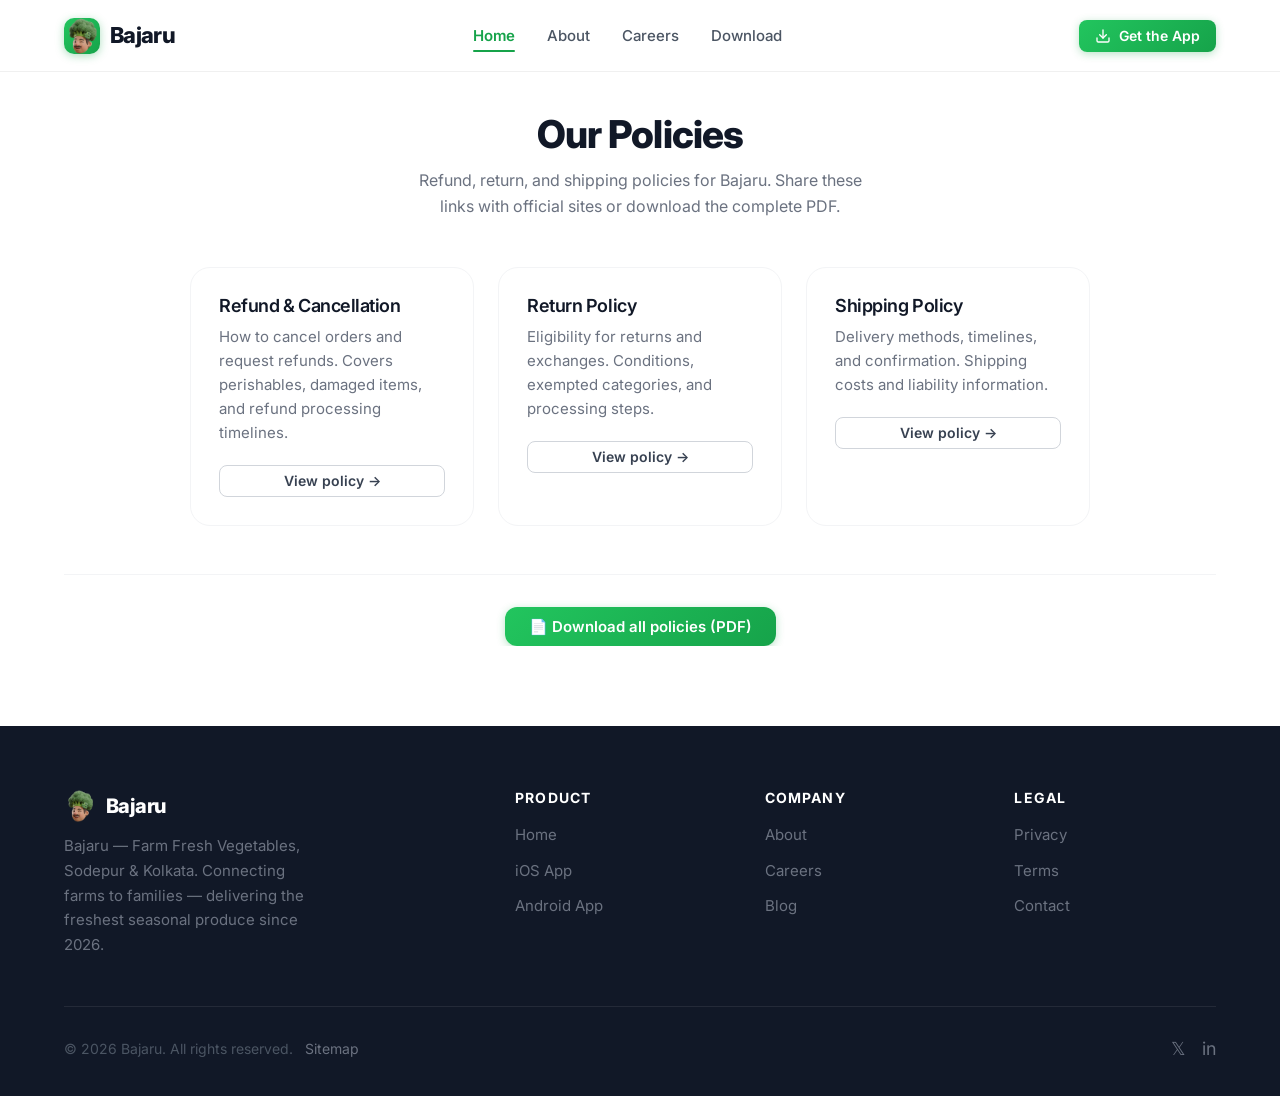
<file: policies.html>
<!DOCTYPE html>
<html lang="en">
<head>
  <meta charset="UTF-8">
  <meta name="viewport" content="width=device-width, initial-scale=1.0">
  <title>Policies — Bajaru | Refund, Return & Shipping</title>
  <meta name="description" content="View Bajaru's refund, return, and shipping policies. Download the complete policies PDF for official use.">
  <link rel="icon" href="./images/favicon.ico">
  <link rel="stylesheet" href="./styles.css">
  <link rel="stylesheet" href="./css/buttons.css">
  <style>
    .policies-page { padding-top: calc(var(--nav-h) + 40px); padding-bottom: 80px; }
    .policies-header { text-align: center; margin-bottom: 48px; }
    .policies-header h1 { font-size: clamp(1.75rem, 3vw, 2.5rem); margin-bottom: 12px; }
    .policies-header p { color: var(--gray-500); max-width: 480px; margin: 0 auto; }
    .policies-grid { display: grid; grid-template-columns: repeat(auto-fit, minmax(280px, 1fr)); gap: 24px; max-width: 900px; margin: 0 auto; }
    .policy-card { background: var(--white); border: 1px solid var(--gray-100); border-radius: var(--radius-lg); padding: 28px; transition: all 0.25s ease; }
    .policy-card:hover { border-color: var(--green-200); box-shadow: var(--shadow-md); }
    .policy-card h3 { font-size: 1.125rem; margin-bottom: 8px; }
    .policy-card p { font-size: 0.9375rem; color: var(--gray-500); line-height: 1.6; margin-bottom: 20px; }
    .policy-card .btn { width: 100%; justify-content: center; }
    .policies-pdf { text-align: center; margin-top: 48px; padding-top: 32px; border-top: 1px solid var(--gray-100); }
    .policies-pdf .btn { display: inline-flex; align-items: center; gap: 10px; }
  </style>
</head>
<body>
  <div id="navbar-placeholder"></div>
  <div id="mobile-menu-placeholder"></div>

  <main>
    <section class="policies-page">
      <div class="container">
        <div class="policies-header">
          <h1>Our Policies</h1>
          <p>Refund, return, and shipping policies for Bajaru. Share these links with official sites or download the complete PDF.</p>
        </div>
        <div class="policies-grid">
          <div class="policy-card">
            <h3>Refund & Cancellation</h3>
            <p>How to cancel orders and request refunds. Covers perishables, damaged items, and refund processing timelines.</p>
            <a href="./refund-policy.html" class="btn btn-outline btn-sm">View policy →</a>
          </div>
          <div class="policy-card">
            <h3>Return Policy</h3>
            <p>Eligibility for returns and exchanges. Conditions, exempted categories, and processing steps.</p>
            <a href="./return-policy.html" class="btn btn-outline btn-sm">View policy →</a>
          </div>
          <div class="policy-card">
            <h3>Shipping Policy</h3>
            <p>Delivery methods, timelines, and confirmation. Shipping costs and liability information.</p>
            <a href="./shipping-policy.html" class="btn btn-outline btn-sm">View policy →</a>
          </div>
        </div>
        <div class="policies-pdf">
          <a href="./policies/Policies.pdf" class="btn btn-primary" target="_blank" rel="noopener noreferrer">
            📄 Download all policies (PDF)
          </a>
        </div>
      </div>
    </section>
  </main>

  <div id="footer-placeholder"></div>
  <script src="./js/components.js"></script>
  <script src="./js/shared.js"></script>
</body>
</html>
</file>
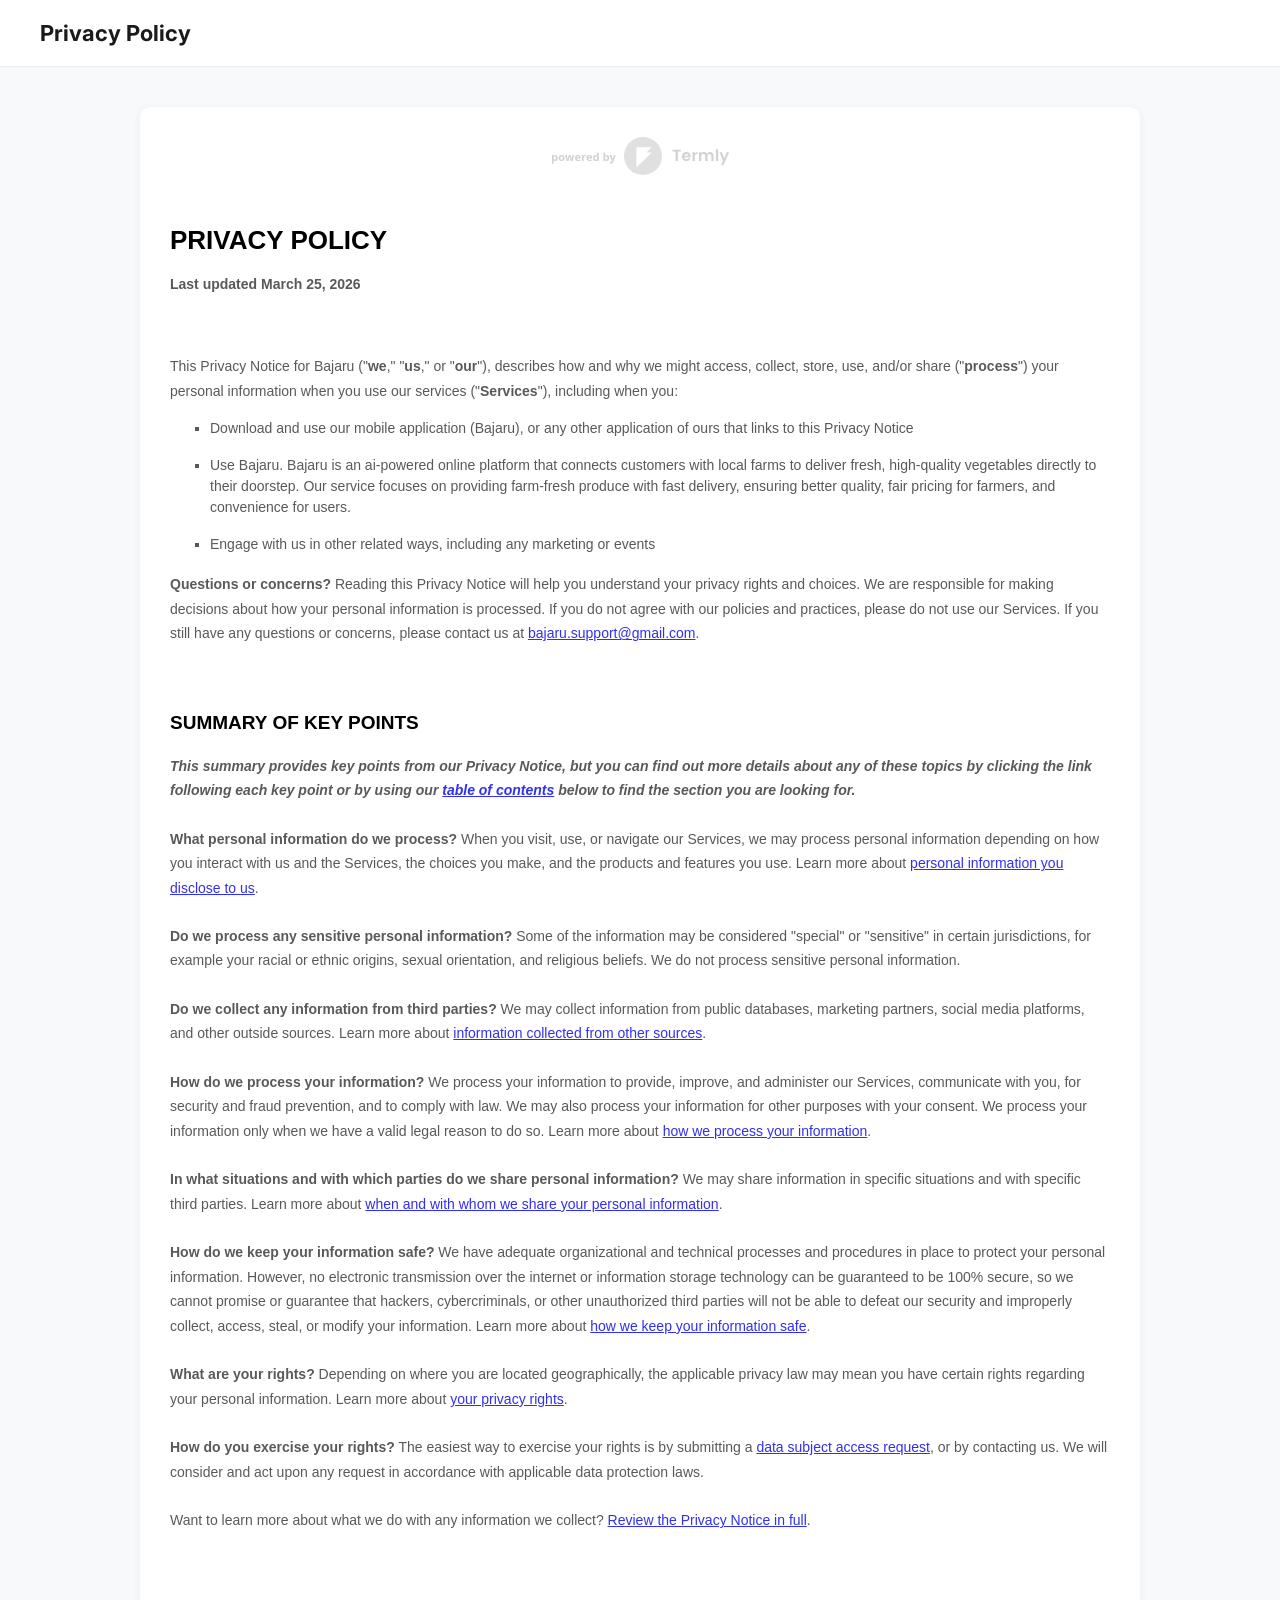
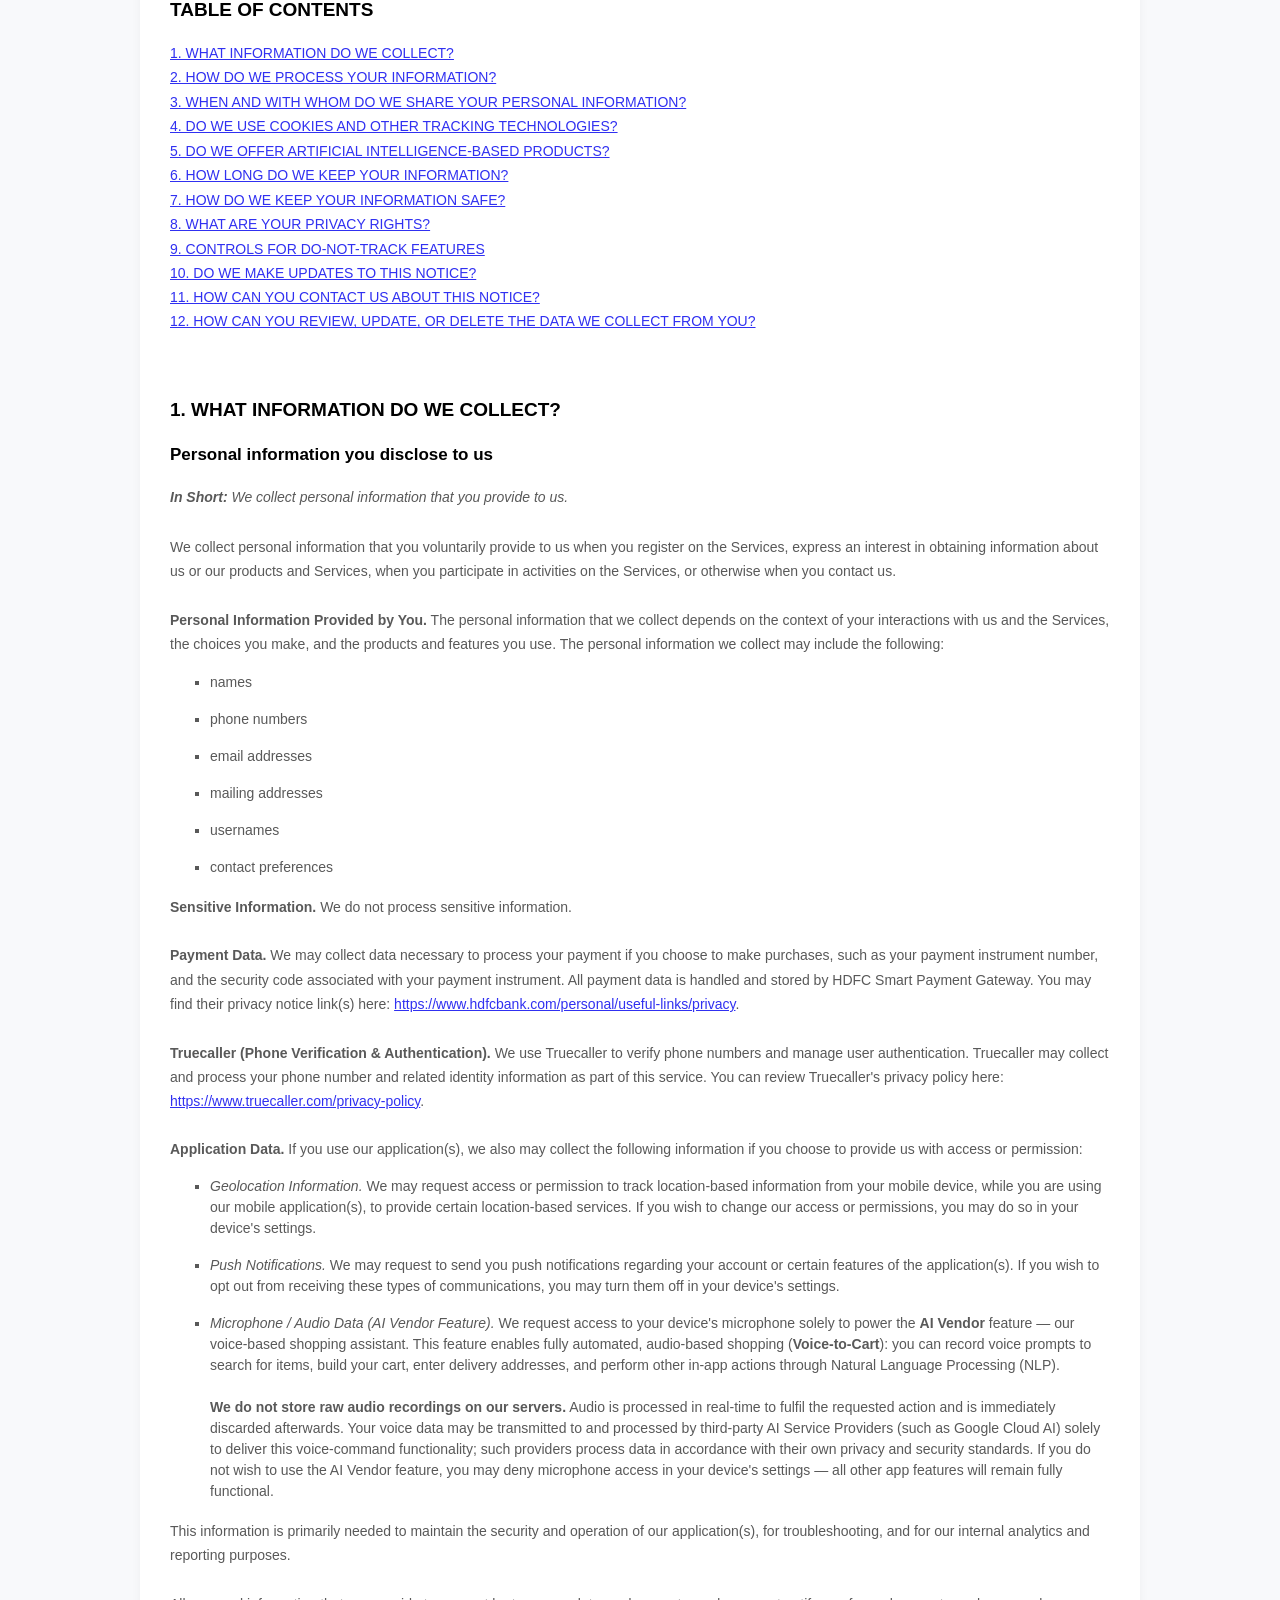
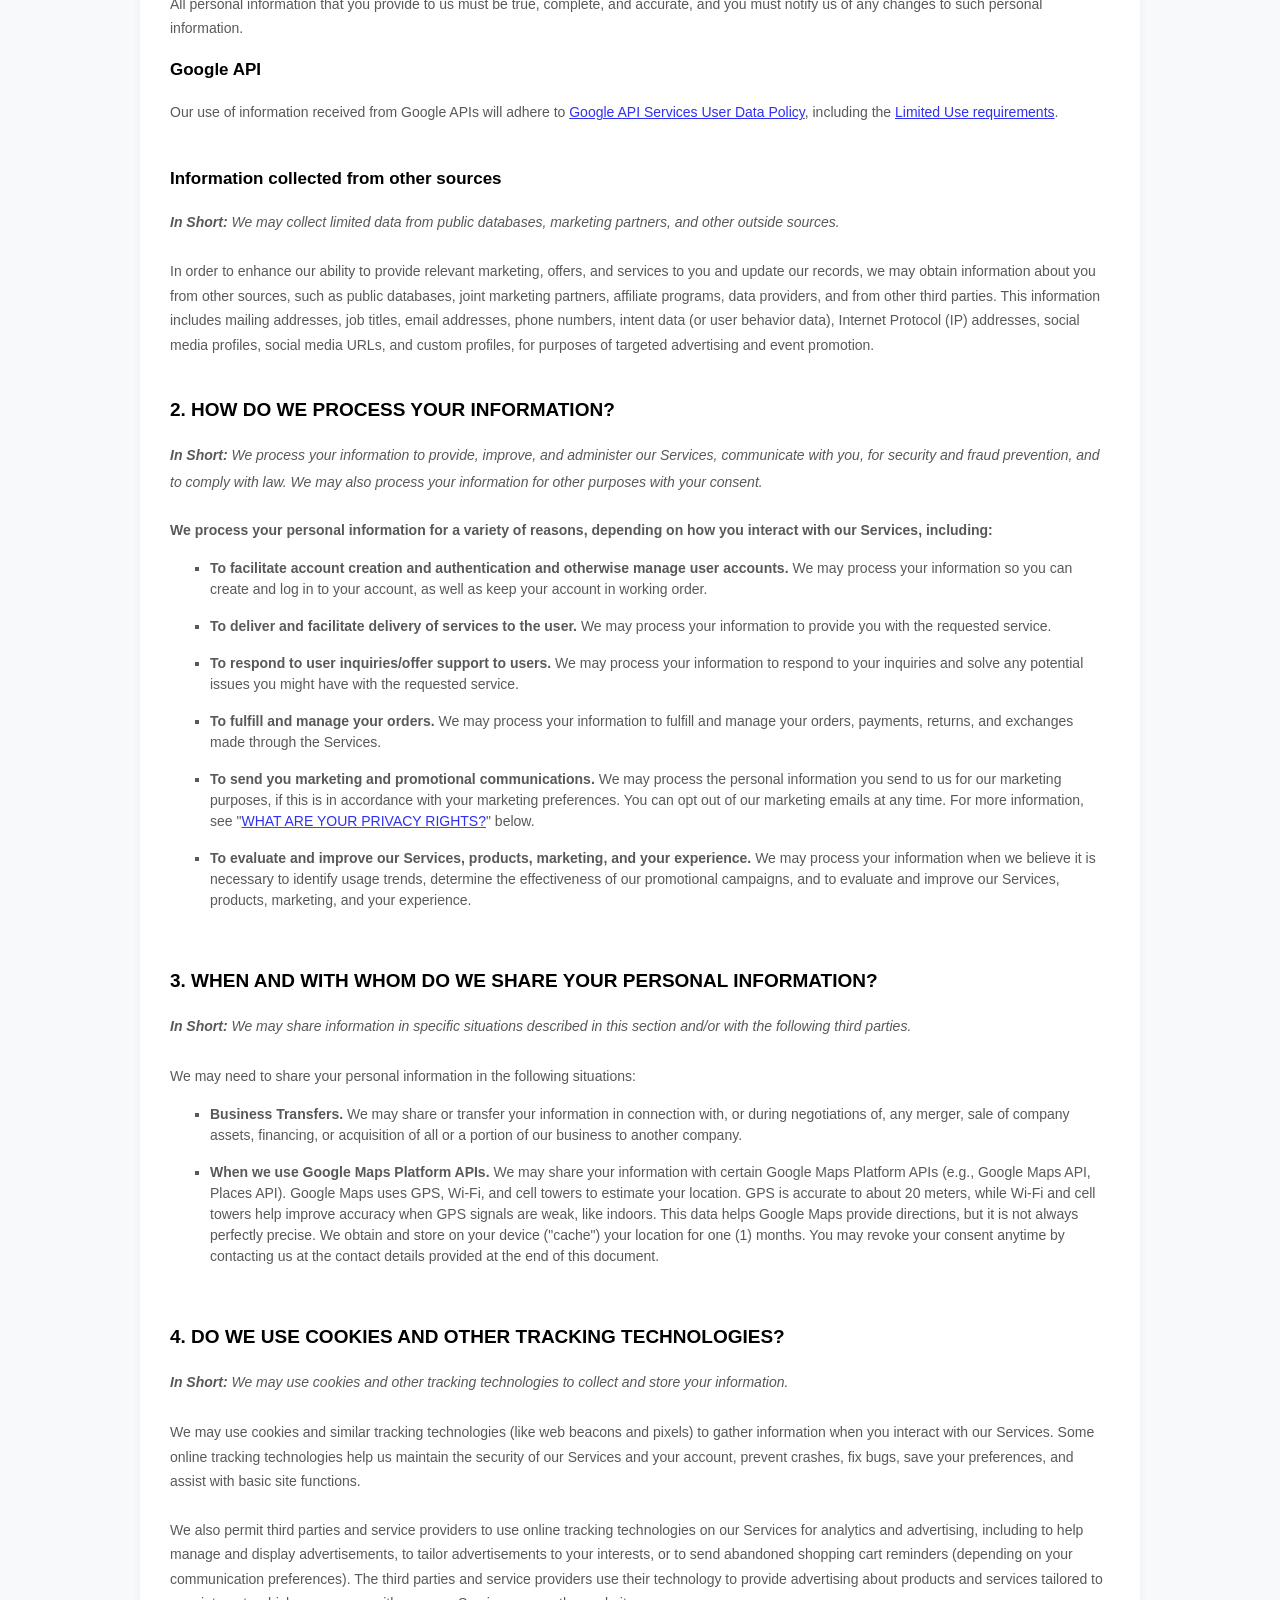
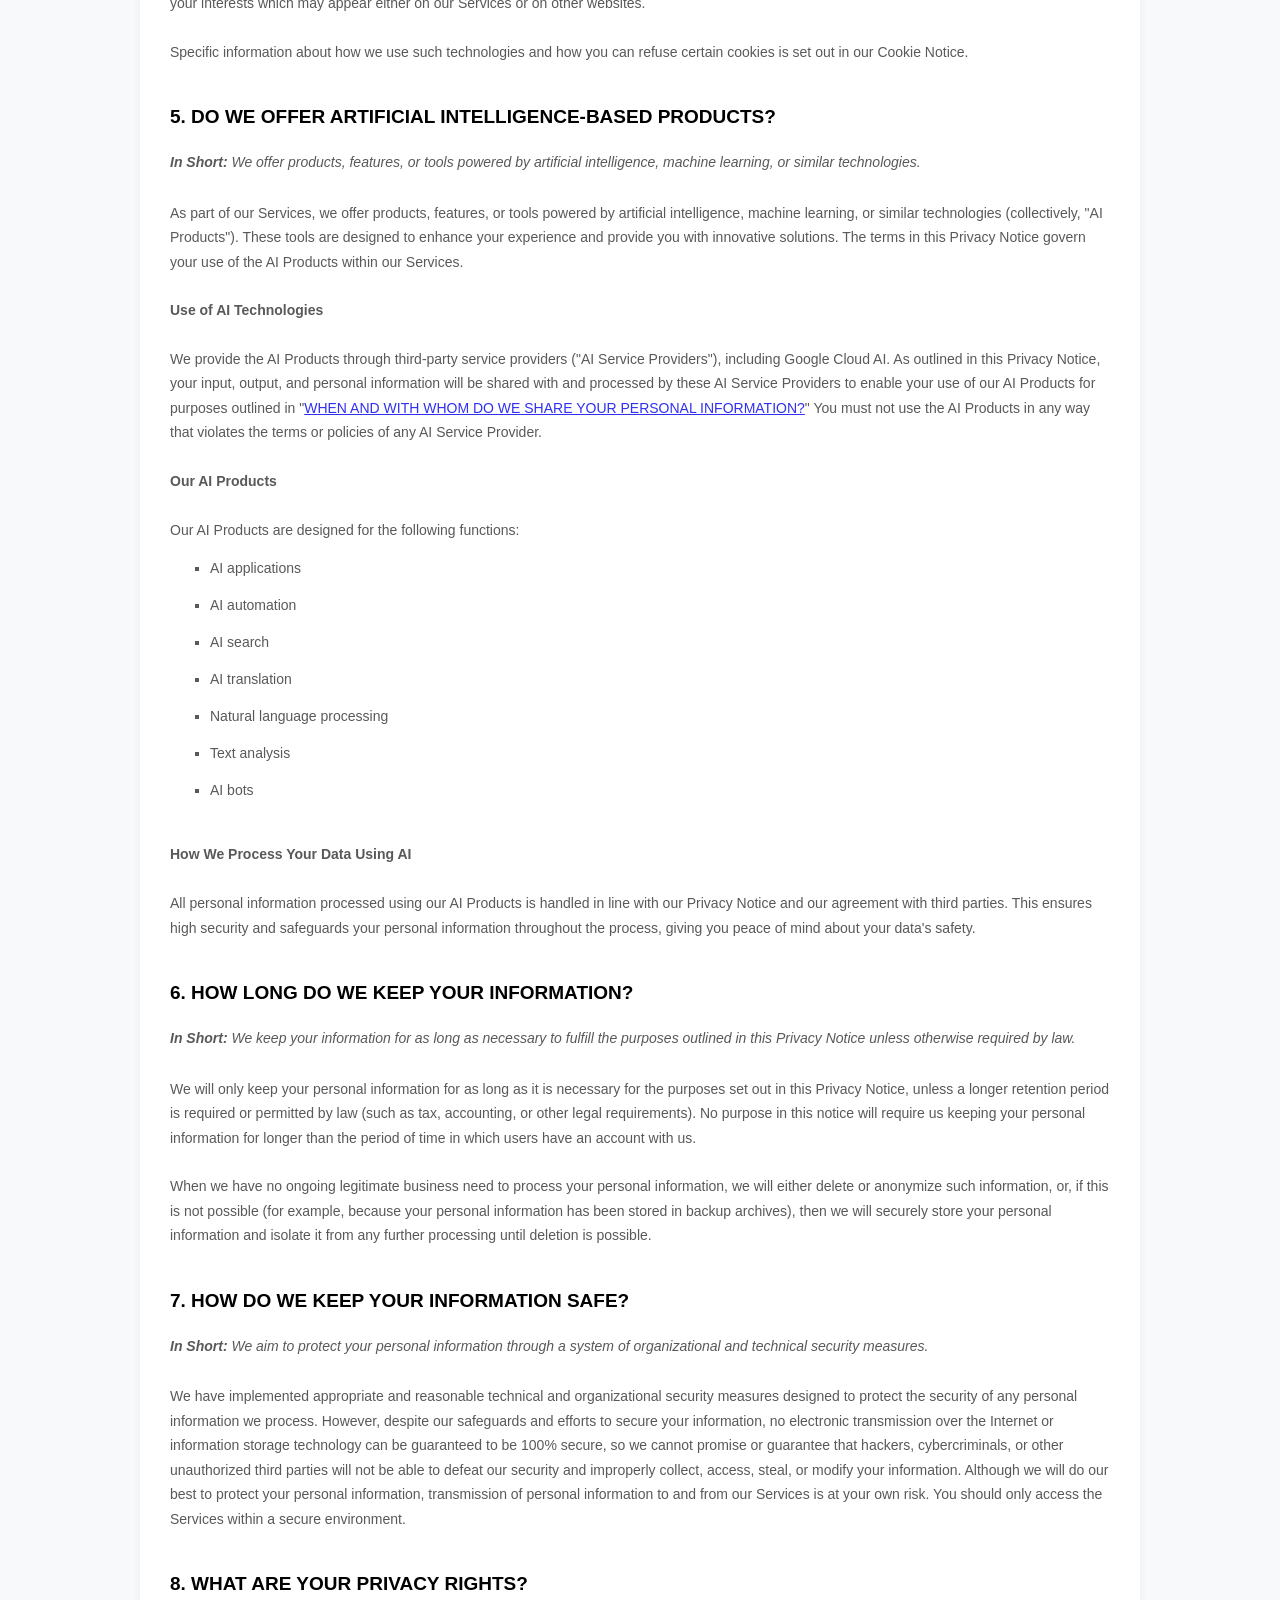
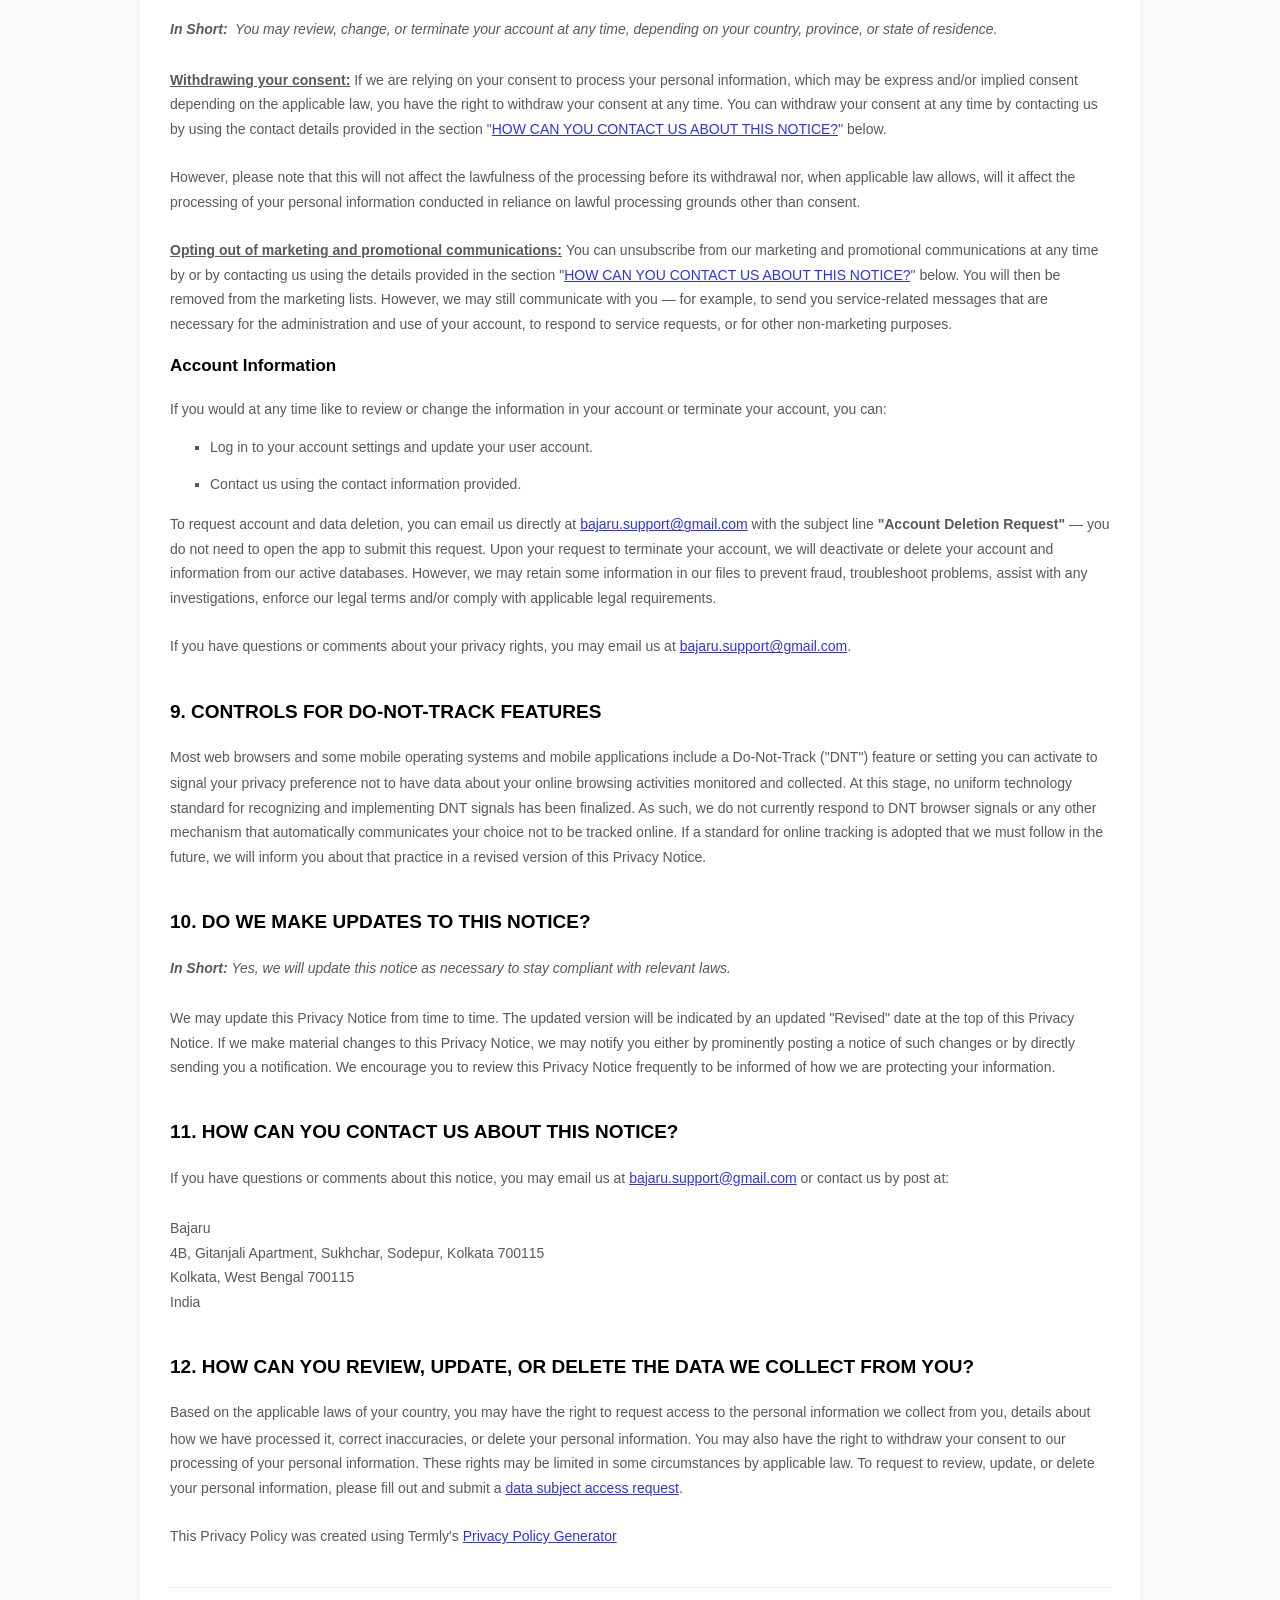
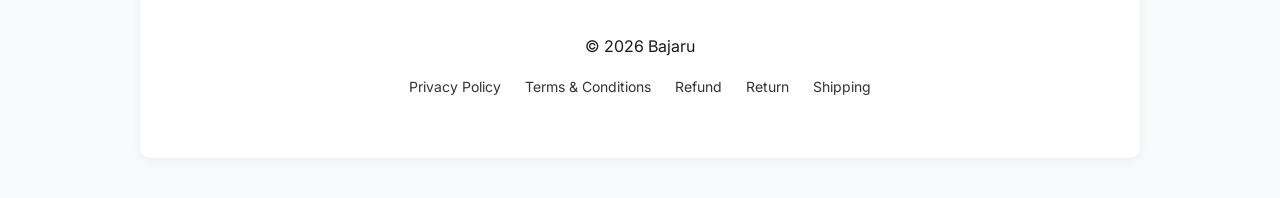
<file: privacy-policy.html>
<!DOCTYPE html>
<html lang="en">
<head>
<meta charset="UTF-8">
<meta name="viewport" content="width=device-width, initial-scale=1.0">
<title>Privacy Policy - Bajaru</title>

<link href="https://fonts.googleapis.com/css2?family=Inter:wght@300;400;500;600&display=swap" rel="stylesheet">

<style>
body {
  margin: 0;
  font-family: 'Inter', sans-serif;
  background: #f8f9fb;
  color: #1a1a1a;
}

/* HEADER */
.header {
  background: white;
  padding: 20px 40px;
  border-bottom: 1px solid #eee;
  position: sticky;
  top: 0;
  z-index: 1000;
}

.header h1 {
  margin: 0;
  font-size: 22px;
}

/* LAYOUT */
.container {
  max-width: 1000px;
  margin: 40px auto;
  padding: 0 20px;
}

/* CONTENT */
.content {
  background: white;
  padding: 30px;
  border-radius: 10px;
  box-shadow: 0 2px 10px rgba(0,0,0,0.05);
}

/* FOOTER */
.footer {
  text-align: center;
  padding: 30px;
  margin-top: 40px;
  background: white;
  border-top: 1px solid #eee;
}

.footer a {
  margin: 0 10px;
  text-decoration: none;
  color: #333;
  font-size: 14px;
}

/* MOBILE */
@media (max-width: 600px) {
  .header {
    padding: 15px;
  }
}
</style>
</head>

<body>

<!-- HEADER -->
<div class="header">
  <h1>Privacy Policy</h1>
</div>

<!-- CONTENT WRAPPER -->
<div class="container">
  <div class="content">

    <!-- 🔥 TERMELY CODE START (UNCHANGED) -->

<style>
  [data-custom-class='body'], [data-custom-class='body'] * {
          background: transparent !important;
        }
[data-custom-class='title'], [data-custom-class='title'] * {
          font-family: Arial !important;
font-size: 26px !important;
color: #000000 !important;
        }
[data-custom-class='subtitle'], [data-custom-class='subtitle'] * {
          font-family: Arial !important;
color: #595959 !important;
font-size: 14px !important;
        }
[data-custom-class='heading_1'], [data-custom-class='heading_1'] * {
          font-family: Arial !important;
font-size: 19px !important;
color: #000000 !important;
        }
[data-custom-class='heading_2'], [data-custom-class='heading_2'] * {
          font-family: Arial !important;
font-size: 17px !important;
color: #000000 !important;
        }
[data-custom-class='body_text'], [data-custom-class='body_text'] * {
          color: #595959 !important;
font-size: 14px !important;
font-family: Arial !important;
        }
[data-custom-class='link'], [data-custom-class='link'] * {
          color: #3030F1 !important;
font-size: 14px !important;
font-family: Arial !important;
word-break: break-word !important;
        }
</style>

<style>
  [data-custom-class='body'], [data-custom-class='body'] * {
          background: transparent !important;
        }
[data-custom-class='title'], [data-custom-class='title'] * {
          font-family: Arial !important;
font-size: 26px !important;
color: #000000 !important;
        }
[data-custom-class='subtitle'], [data-custom-class='subtitle'] * {
          font-family: Arial !important;
color: #595959 !important;
font-size: 14px !important;
        }
[data-custom-class='heading_1'], [data-custom-class='heading_1'] * {
          font-family: Arial !important;
font-size: 19px !important;
color: #000000 !important;
        }
[data-custom-class='heading_2'], [data-custom-class='heading_2'] * {
          font-family: Arial !important;
font-size: 17px !important;
color: #000000 !important;
        }
[data-custom-class='body_text'], [data-custom-class='body_text'] * {
          color: #595959 !important;
font-size: 14px !important;
font-family: Arial !important;
        }
[data-custom-class='link'], [data-custom-class='link'] * {
          color: #3030F1 !important;
font-size: 14px !important;
font-family: Arial !important;
word-break: break-word !important;
        }
</style>
      <span style="display: block;margin: 0 auto 3.125rem;width: 11.125rem;height: 2.375rem;background: url([data-uri]) center no-repeat;"></span>

      <div data-custom-class="body">
      <div><strong><span style="font-size: 26px;"><span data-custom-class="title"><bdt class="block-component"></bdt><bdt class="question"><h1>PRIVACY POLICY</h1></bdt><bdt class="statement-end-if-in-editor"></bdt></span></span></strong></div><div><span style="color: rgb(127, 127, 127);"><strong><span style="font-size: 15px;"><span data-custom-class="subtitle">Last updated <bdt class="question">March 25, 2026</bdt></span></span></strong></span></div><div><br></div><div><br></div><div><br></div><div style="line-height: 1.5;"><span style="color: rgb(127, 127, 127);"><span style="color: rgb(89, 89, 89); font-size: 15px;"><span data-custom-class="body_text">This Privacy Notice for <bdt class="question noTranslate">Bajaru</bdt><bdt class="block-component"></bdt></bdt> (<bdt class="block-component"></bdt>"<strong>we</strong>," "<strong>us</strong>," or "<strong>our</strong>"<bdt class="statement-end-if-in-editor"></bdt></span><span data-custom-class="body_text">), describes how and why we might access, collect, store, use, and/or share (<bdt class="block-component"></bdt>"<strong>process</strong>"<bdt class="statement-end-if-in-editor"></bdt>) your personal information when you use our services (<bdt class="block-component"></bdt>"<strong>Services</strong>"<bdt class="statement-end-if-in-editor"></bdt>), including when you:</span></span></span><span style="font-size: 15px;"><span style="color: rgb(127, 127, 127);"><span data-custom-class="body_text"><span style="color: rgb(89, 89, 89);"><span data-custom-class="body_text"><bdt class="block-component"></bdt></span></span></span></span></span></span></span></span></li></ul><div><bdt class="block-component"><span style="font-size: 15px;"><span style="font-size: 15px;"><span style="color: rgb(127, 127, 127);"><span data-custom-class="body_text"><span style="color: rgb(89, 89, 89);"><span data-custom-class="body_text"><bdt class="block-component"></bdt></span></span></span></span></span></span></bdt></div><ul><li data-custom-class="body_text" style="line-height: 1.5;"><span style="font-size: 15px; color: rgb(89, 89, 89);"><span style="font-size: 15px; color: rgb(89, 89, 89);"><span data-custom-class="body_text">Download and use<bdt class="block-component"></bdt> our mobile application<bdt class="block-component"></bdt> (<bdt class="question">Bajaru)<span style="font-size: 15px; color: rgb(89, 89, 89);"><span style="font-size: 15px; color: rgb(89, 89, 89);"><span data-custom-class="body_text"><span style="font-size: 15px;"><span style="color: rgb(89, 89, 89);"><span data-custom-class="body_text"><span style="font-size: 15px;"><span style="color: rgb(89, 89, 89);"><bdt class="statement-end-if-in-editor">,</bdt></span></span></span></span></span></span></span></span></bdt></span><span data-custom-class="body_text"><span style="font-size: 15px;"><span style="color: rgb(89, 89, 89);"><span data-custom-class="body_text"><span style="font-size: 15px;"><span style="color: rgb(89, 89, 89);"><bdt class="statement-end-if-in-editor"><bdt class="block-component"> or any other application of ours that links to this Privacy Notice</bdt></bdt></span></span></span></span></span></span></span></span></li></ul><div style="line-height: 1.5;"><bdt class="block-component"><span style="font-size: 15px;"></span></bdt></div><ul><li data-custom-class="body_text" style="line-height: 1.5;"><span style="font-size: 15px;">Use <bdt class="question">Bajaru</bdt>. <bdt class="question">Bajaru is an ai-powered online platform that connects customers with local farms to deliver fresh, high-quality vegetables directly to their doorstep. Our service focuses on providing farm-fresh produce with fast delivery, ensuring better quality, fair pricing for farmers, and convenience for users.</bdt></span><bdt class="statement-end-if-in-editor"><span style="font-size: 15px;"></span></bdt></li></ul><div style="line-height: 1.5;"><span style="font-size: 15px;"><span style="color: rgb(127, 127, 127);"><span data-custom-class="body_text"><span style="color: rgb(89, 89, 89);"><span data-custom-class="body_text"><bdt class="block-component"></bdt></span></span></span></span></span></div><ul><li data-custom-class="body_text" style="line-height: 1.5;"><span style="font-size: 15px; color: rgb(89, 89, 89);"><span style="font-size: 15px; color: rgb(89, 89, 89);"><span data-custom-class="body_text">Engage with us in other related ways, including any marketing or events<span style="font-size: 15px;"><span style="color: rgb(89, 89, 89);"><span data-custom-class="body_text"><span style="font-size: 15px;"><span style="color: rgb(89, 89, 89);"><bdt class="statement-end-if-in-editor"></bdt></span></span></span></span></span></span></span></span></li></ul><div style="line-height: 1.5;"><span style="font-size: 15px;"><span style="color: rgb(127, 127, 127);"><span data-custom-class="body_text"><strong>Questions or concerns? </strong>Reading this Privacy Notice will help you understand your privacy rights and choices. We are responsible for making decisions about how your personal information is processed. If you do not agree with our policies and practices, please do not use our Services.<bdt class="block-component"></bdt> If you still have any questions or concerns, please contact us at <bdt class="question noTranslate"><a target="_blank" data-custom-class="link" href="mailto:bajaru.support@gmail.com">bajaru.support@gmail.com</a></bdt>.</span></span></span></div><div style="line-height: 1.5;"><br></div><div style="line-height: 1.5;"><br></div><div style="line-height: 1.5;"><strong><span style="font-size: 15px;"><span data-custom-class="heading_1"><h2>SUMMARY OF KEY POINTS</h2></span></span></strong></div><div style="line-height: 1.5;"><span style="font-size: 15px;"><span data-custom-class="body_text"><strong><em>This summary provides key points from our Privacy Notice, but you can find out more details about any of these topics by clicking the link following each key point or by using our </em></strong></span></span><a data-custom-class="link" href="#toc"><span style="color: rgb(0, 58, 250); font-size: 15px;"><span data-custom-class="body_text"><strong><em>table of contents</em></strong></span></span></a><span style="font-size: 15px;"><span data-custom-class="body_text"><strong><em> below to find the section you are looking for.</em></strong></span></span></div><div style="line-height: 1.5;"><br></div><div style="line-height: 1.5;"><span style="font-size: 15px;"><span data-custom-class="body_text"><strong>What personal information do we process?</strong> When you visit, use, or navigate our Services, we may process personal information depending on how you interact with us and the Services, the choices you make, and the products and features you use. Learn more about </span></span><a data-custom-class="link" href="#personalinfo"><span style="color: rgb(0, 58, 250); font-size: 15px;"><span data-custom-class="body_text">personal information you disclose to us</span></span></a><span data-custom-class="body_text">.</span></div><div style="line-height: 1.5;"><br></div><div style="line-height: 1.5;"><span style="font-size: 15px;"><span data-custom-class="body_text"><strong>Do we process any sensitive personal information? </strong>Some of the information may be considered <bdt class="block-component"></bdt>"special" or "sensitive"<bdt class="statement-end-if-in-editor"></bdt> in certain jurisdictions, for example your racial or ethnic origins, sexual orientation, and religious beliefs. <bdt class="block-component"></bdt>We do not process sensitive personal information.<bdt class="else-block"></bdt></span></span></div><div style="line-height: 1.5;"><br></div><div style="line-height: 1.5;"><span style="font-size: 15px;"><span data-custom-class="body_text"><strong>Do we collect any information from third parties?</strong> <bdt class="block-component"></bdt>We may collect information from public databases, marketing partners, social media platforms, and other outside sources. Learn more about </span></span><a data-custom-class="link" href="#othersources"><span style="color: rgb(0, 58, 250); font-size: 15px;"><span data-custom-class="body_text">information collected from other sources</span></span></a><span data-custom-class="body_text">.</span><span style="font-size: 15px;"><span data-custom-class="body_text"><bdt class="statement-end-if-in-editor"></bdt></span></span></div><div style="line-height: 1.5;"><br></div><div style="line-height: 1.5;"><span style="font-size: 15px;"><span data-custom-class="body_text"><strong>How do we process your information?</strong> We process your information to provide, improve, and administer our Services, communicate with you, for security and fraud prevention, and to comply with law. We may also process your information for other purposes with your consent. We process your information only when we have a valid legal reason to do so. Learn more about </span></span><a data-custom-class="link" href="#infouse"><span style="color: rgb(0, 58, 250); font-size: 15px;"><span data-custom-class="body_text">how we process your information</span></span></a><span data-custom-class="body_text">.</span></div><div style="line-height: 1.5;"><br></div><div style="line-height: 1.5;"><span style="font-size: 15px;"><span data-custom-class="body_text"><strong>In what situations and with which <bdt class="block-component"></bdt>parties do we share personal information?</strong> We may share information in specific situations and with specific <bdt class="block-component"></bdt>third parties. Learn more about </span></span><a data-custom-class="link" href="#whoshare"><span style="color: rgb(0, 58, 250); font-size: 15px;"><span data-custom-class="body_text">when and with whom we share your personal information</span></span></a><span style="font-size: 15px;"><span data-custom-class="body_text">.<bdt class="block-component"></bdt></span></span></div><div style="line-height: 1.5;"><br></div><div style="line-height: 1.5;"><span style="font-size: 15px;"><span data-custom-class="body_text"><strong>How do we keep your information safe?</strong> We have adequate <bdt class="block-component"></bdt>organizational<bdt class="statement-end-if-in-editor"></bdt> and technical processes and procedures in place to protect your personal information. However, no electronic transmission over the internet or information storage technology can be guaranteed to be 100% secure, so we cannot promise or guarantee that hackers, cybercriminals, or other <bdt class="block-component"></bdt>unauthorized<bdt class="statement-end-if-in-editor"></bdt> third parties will not be able to defeat our security and improperly collect, access, steal, or modify your information. Learn more about </span></span><a data-custom-class="link" href="#infosafe"><span style="color: rgb(0, 58, 250); font-size: 15px;"><span data-custom-class="body_text">how we keep your information safe</span></span></a><span data-custom-class="body_text">.</span><span style="font-size: 15px;"><span data-custom-class="body_text"><bdt class="statement-end-if-in-editor"></bdt></span></span></div><div style="line-height: 1.5;"><br></div><div style="line-height: 1.5;"><span style="font-size: 15px;"><span data-custom-class="body_text"><strong>What are your rights?</strong> Depending on where you are located geographically, the applicable privacy law may mean you have certain rights regarding your personal information. Learn more about </span></span><a data-custom-class="link" href="#privacyrights"><span style="color: rgb(0, 58, 250); font-size: 15px;"><span data-custom-class="body_text">your privacy rights</span></span></a><span data-custom-class="body_text">.</span></div><div style="line-height: 1.5;"><br></div><div style="line-height: 1.5;"><span style="font-size: 15px;"><span data-custom-class="body_text"><strong>How do you exercise your rights?</strong> The easiest way to exercise your rights is by <bdt class="block-component">submitting a </bdt></span></span><a data-custom-class="link" href="https://app.termly.io/dsar/f1978f69-1e08-4891-8d3e-c4af35c890d6" rel="noopener noreferrer" target="_blank"><span style="color: rgb(0, 58, 250); font-size: 15px;"><span data-custom-class="body_text">data subject access request</span></span></a><span style="font-size: 15px;"><span data-custom-class="body_text"><bdt class="block-component"></bdt>, or by contacting us. We will consider and act upon any request in accordance with applicable data protection laws.</span></span></div><div style="line-height: 1.5;"><br></div><div style="line-height: 1.5;"><span style="font-size: 15px;"><span data-custom-class="body_text">Want to learn more about what we do with any information we collect? </span></span><a data-custom-class="link" href="#toc"><span style="color: rgb(0, 58, 250); font-size: 15px;"><span data-custom-class="body_text">Review the Privacy Notice in full</span></span></a><span style="font-size: 15px;"><span data-custom-class="body_text">.</span></span></div><div style="line-height: 1.5;"><br></div><div style="line-height: 1.5;"><br></div><div id="toc" style="line-height: 1.5;"><span style="font-size: 15px;"><span style="color: rgb(127, 127, 127);"><span style="color: rgb(0, 0, 0);"><strong><span data-custom-class="heading_1"><h2>TABLE OF CONTENTS</h2></span></strong></span></span></span></div><div style="line-height: 1.5;"><span style="font-size: 15px;"><a data-custom-class="link" href="#infocollect"><span style="color: rgb(0, 58, 250);">1. WHAT INFORMATION DO WE COLLECT?</span></a></span></div><div style="line-height: 1.5;"><span style="font-size: 15px;"><a data-custom-class="link" href="#infouse"><span style="color: rgb(0, 58, 250);">2. HOW DO WE PROCESS YOUR INFORMATION?<bdt class="block-component"></bdt></span></a></span></div><div style="line-height: 1.5;"><span style="font-size: 15px;"><span style="color: rgb(0, 58, 250);"><a data-custom-class="link" href="#whoshare">3. WHEN AND WITH WHOM DO WE SHARE YOUR PERSONAL INFORMATION?</a></span><span data-custom-class="body_text"><bdt class="block-component"></bdt></a><span style="color: rgb(127, 127, 127);"><span style="color: rgb(89, 89, 89);"><span data-custom-class="body_text"><span style="color: rgb(89, 89, 89);"><bdt class="block-component"></bdt></span></span></span></span></span></div><div style="line-height: 1.5;"><span style="font-size: 15px;"><a data-custom-class="link" href="#cookies"><span style="color: rgb(0, 58, 250);">4. DO WE USE COOKIES AND OTHER TRACKING TECHNOLOGIES?</span></a><span style="color: rgb(127, 127, 127);"><span style="color: rgb(89, 89, 89);"><span data-custom-class="body_text"><span style="color: rgb(89, 89, 89);"><bdt class="statement-end-if-in-editor"></bdt></span></span></span></span><bdt class="block-component"></bdt></span></div><div style="line-height: 1.5;"><a data-custom-class="link" href="#ai"><span style="color: rgb (0, 58, 250);">5. DO WE OFFER ARTIFICIAL INTELLIGENCE-BASED PRODUCTS?</span></a><span style="font-size: 15px;"><bdt class="statement-end-if-in-editor"></bdt></span></div><div style="line-height: 1.5;"><span style="font-size: 15px;"><span style="color: rgb(127, 127, 127);"><span style="color: rgb(89, 89, 89);"><span data-custom-class="body_text"><span style="color: rgb(89, 89, 89);"><span style="color: rgb(89, 89, 89);"><span style="color: rgb(89, 89, 89);"><bdt class="block-component"></bdt></span></span> <bdt class="block-component"></bdt></span></span></span></span></span></div><div style="line-height: 1.5;"><span style="font-size: 15px;"><a data-custom-class="link" href="#inforetain"><span style="color: rgb(0, 58, 250);">6. HOW LONG DO WE KEEP YOUR INFORMATION?</span></a><span style="color: rgb(127, 127, 127);"><span style="color: rgb(89, 89, 89);"><span data-custom-class="body_text"><span style="color: rgb(89, 89, 89);"><span style="color: rgb(89, 89, 89);"><bdt class="block-component"></bdt></span></span></span></span></span></span></div><div style="line-height: 1.5;"><span style="font-size: 15px;"><a data-custom-class="link" href="#infosafe"><span style="color: rgb(0, 58, 250);">7. HOW DO WE KEEP YOUR INFORMATION SAFE?</span></a><span style="color: rgb(127, 127, 127);"><span style="color: rgb(89, 89, 89);"><span data-custom-class="body_text"><span style="color: rgb(89, 89, 89);"><bdt class="statement-end-if-in-editor"></bdt><bdt class="block-component"></bdt></span></span></span></span></span></div><div style="line-height: 1.5;"><span style="font-size: 15px;"><span style="color: rgb(0, 58, 250);"><a data-custom-class="link" href="#privacyrights">8. WHAT ARE YOUR PRIVACY RIGHTS?</a></span></span></div><div style="line-height: 1.5;"><span style="font-size: 15px;"><a data-custom-class="link" href="#DNT"><span style="color: rgb(0, 58, 250);">9. CONTROLS FOR DO-NOT-TRACK FEATURES<bdt class="block-component"></span><bdt class="block-component"><span style="font-size: 15px;"><span data-custom-class="body_text"></span></bdt></span></div><div style="line-height: 1.5;"><bdt class="block-component"><span style="font-size: 15px;"></bdt><bdt class="block-component"></bdt><bdt class="block-component"></bdt><bdt class="block-component"></bdt><bdt class="block-component"></bdt><bdt class="block-component"></bdt><bdt class="block-component"></bdt><bdt class="block-component"></bdt><bdt class="block-component"></bdt><bdt class="block-component"></span></bdt></div><div style="line-height: 1.5;"><span style="font-size: 15px;"><a data-custom-class="link" href="#policyupdates"><span style="color: rgb(0, 58, 250);">10. DO WE MAKE UPDATES TO THIS NOTICE?</span></a></span></div><div style="line-height: 1.5;"><a data-custom-class="link" href="#contact"><span style="color: rgb(0, 58, 250); font-size: 15px;">11. HOW CAN YOU CONTACT US ABOUT THIS NOTICE?</span></a></div><div style="line-height: 1.5;"><a data-custom-class="link" href="#request"><span style="color: rgb(0, 58, 250);">12. HOW CAN YOU REVIEW, UPDATE, OR DELETE THE DATA WE COLLECT FROM YOU?</span></a></div><div style="line-height: 1.5;"><br></div><div style="line-height: 1.5;"><br></div><div id="infocollect" style="line-height: 1.5;"><span style="color: rgb(0, 0, 0);"><span style="color: rgb(0, 0, 0); font-size: 15px;"><span style="font-size: 15px; color: rgb(0, 0, 0);"><span style="font-size: 15px; color: rgb(0, 0, 0);"><span id="control" style="color: rgb(0, 0, 0);"><strong><span data-custom-class="heading_1"><h2>1. WHAT INFORMATION DO WE COLLECT?</h2></span></strong></span></span></span></span></span><span data-custom-class="heading_2" id="personalinfo" style="color: rgb(0, 0, 0);"><span style="font-size: 15px;"><strong><h3>Personal information you disclose to us</h3></strong></span></span><span style="color: rgb(127, 127, 127);"><span style="color: rgb(89, 89, 89); font-size: 15px;"><span data-custom-class="body_text"><span style="font-size: 15px; color: rgb(89, 89, 89);"><span style="font-size: 15px; color: rgb(89, 89, 89);"><span data-custom-class="body_text"><strong><em>In Short:</em></strong></span></span></span></span><span data-custom-class="body_text"><span style="font-size: 15px; color: rgb(89, 89, 89);"><span style="font-size: 15px; color: rgb(89, 89, 89);"><span data-custom-class="body_text"><strong><em> </em></strong><em>We collect personal information that you provide to us.</em></span></span></span></span></span></span></div><div style="line-height: 1.5;"><br></div><div style="line-height: 1.5;"><span style="font-size: 15px; color: rgb(89, 89, 89);"><span style="font-size: 15px; color: rgb(89, 89, 89);"><span data-custom-class="body_text">We collect personal information that you voluntarily provide to us when you <span style="font-size: 15px;"><bdt class="block-component"></bdt></span>register on the Services, </span><span style="font-size: 15px;"><span data-custom-class="body_text"><span style="font-size: 15px;"><bdt class="statement-end-if-in-editor"></bdt></span></span><span data-custom-class="body_text">express an interest in obtaining information about us or our products and Services, when you participate in activities on the Services, or otherwise when you contact us.</span></span></span></span></div><div style="line-height: 1.5;"><br></div><div style="line-height: 1.5;"><span style="font-size: 15px; color: rgb(89, 89, 89);"><span style="font-size: 15px; color: rgb(89, 89, 89);"><span data-custom-class="body_text"><span style="font-size: 15px;"><bdt class="block-component"></bdt></span></span></span></span></div><div style="line-height: 1.5;"><span style="font-size: 15px; color: rgb(89, 89, 89);"><span style="font-size: 15px; color: rgb(89, 89, 89);"><span data-custom-class="body_text"><strong>Personal Information Provided by You.</strong> The personal information that we collect depends on the context of your interactions with us and the Services, the choices you make, and the products and features you use. The personal information we collect may include the following:<span style="font-size: 15px;"><span data-custom-class="body_text"><bdt class="forloop-component"></bdt></span></span></span></span></span></div><ul><li data-custom-class="body_text" style="line-height: 1.5;"><span style="font-size: 15px; color: rgb(89, 89, 89);"><span style="font-size: 15px; color: rgb(89, 89, 89);"><span data-custom-class="body_text"><span style="font-size: 15px;"><span data-custom-class="body_text"><bdt class="question">names</bdt></span></span></span></span></span></li></ul><div style="line-height: 1.5;"><span style="font-size: 15px; color: rgb(89, 89, 89);"><span style="font-size: 15px; color: rgb(89, 89, 89);"><span data-custom-class="body_text"><span style="font-size: 15px;"><span data-custom-class="body_text"><bdt class="forloop-component"></bdt></span></span></span></span></span></div><ul><li data-custom-class="body_text" style="line-height: 1.5;"><span style="font-size: 15px; color: rgb(89, 89, 89);"><span style="font-size: 15px; color: rgb(89, 89, 89);"><span data-custom-class="body_text"><span style="font-size: 15px;"><span data-custom-class="body_text"><bdt class="question">phone numbers</bdt></span></span></span></span></span></li></ul><div style="line-height: 1.5;"><span style="font-size: 15px; color: rgb(89, 89, 89);"><span style="font-size: 15px; color: rgb(89, 89, 89);"><span data-custom-class="body_text"><span style="font-size: 15px;"><span data-custom-class="body_text"><bdt class="forloop-component"></bdt></span></span></span></span></span></div><ul><li data-custom-class="body_text" style="line-height: 1.5;"><span style="font-size: 15px; color: rgb(89, 89, 89);"><span style="font-size: 15px; color: rgb(89, 89, 89);"><span data-custom-class="body_text"><span style="font-size: 15px;"><span data-custom-class="body_text"><bdt class="question">email addresses</bdt></span></span></span></span></span></li></ul><div style="line-height: 1.5;"><span style="font-size: 15px; color: rgb(89, 89, 89);"><span style="font-size: 15px; color: rgb(89, 89, 89);"><span data-custom-class="body_text"><span style="font-size: 15px;"><span data-custom-class="body_text"><bdt class="forloop-component"></bdt></span></span></span></span></span></div><ul><li data-custom-class="body_text" style="line-height: 1.5;"><span style="font-size: 15px; color: rgb(89, 89, 89);"><span style="font-size: 15px; color: rgb(89, 89, 89);"><span data-custom-class="body_text"><span style="font-size: 15px;"><span data-custom-class="body_text"><bdt class="question">mailing addresses</bdt></span></span></span></span></span></li></ul><div style="line-height: 1.5;"><span style="font-size: 15px; color: rgb(89, 89, 89);"><span style="font-size: 15px; color: rgb(89, 89, 89);"><span data-custom-class="body_text"><span style="font-size: 15px;"><span data-custom-class="body_text"><bdt class="forloop-component"></bdt></span></span></span></span></span></div><ul><li data-custom-class="body_text" style="line-height: 1.5;"><span style="font-size: 15px; color: rgb(89, 89, 89);"><span style="font-size: 15px; color: rgb(89, 89, 89);"><span data-custom-class="body_text"><span style="font-size: 15px;"><span data-custom-class="body_text"><bdt class="question">usernames</bdt></span></span></span></span></span></li></ul><div style="line-height: 1.5;"><span style="font-size: 15px; color: rgb(89, 89, 89);"><span style="font-size: 15px; color: rgb(89, 89, 89);"><span data-custom-class="body_text"><span style="font-size: 15px;"><span data-custom-class="body_text"><bdt class="forloop-component"></bdt></span></span></span></span></span></div><ul><li data-custom-class="body_text" style="line-height: 1.5;"><span style="font-size: 15px; color: rgb(89, 89, 89);"><span style="font-size: 15px; color: rgb(89, 89, 89);"><span data-custom-class="body_text"><span style="font-size: 15px;"><span data-custom-class="body_text"><bdt class="question">contact preferences</bdt></span></span></span></span></span></li></ul><div style="line-height: 1.5;"><span style="font-size: 15px; color: rgb(89, 89, 89);"><span style="font-size: 15px; color: rgb(89, 89, 89);"><span data-custom-class="body_text"><span style="font-size: 15px;"><span data-custom-class="body_text"><bdt class="forloop-component"></bdt></span><span data-custom-class="body_text"><bdt class="statement-end-if-in-editor"></bdt></span></span></span></span></span></div><div id="sensitiveinfo" style="line-height: 1.5;"><span style="font-size: 15px;"><span data-custom-class="body_text"><strong>Sensitive Information.</strong> <bdt class="block-component"></bdt>We do not process sensitive information.</span></span></div><div style="line-height: 1.5;"><br></div><div style="line-height: 1.5;"><span style="font-size: 15px;"><span data-custom-class="body_text"><bdt class="else-block"></bdt></span></span><span style="font-size: 15px; color: rgb(89, 89, 89);"><span style="font-size: 15px; color: rgb(89, 89, 89);"><span data-custom-class="body_text"><span style="font-size: 15px;"><span data-custom-class="body_text"><bdt class="block-component"></bdt></span></span></span></span></span></div><div style="line-height: 1.5;"><span style="font-size: 15px; color: rgb(89, 89, 89);"><span style="font-size: 15px; color: rgb(89, 89, 89);"><span data-custom-class="body_text"><strong>Payment Data.</strong> We may collect data necessary to process your payment if you choose to make purchases, such as your payment instrument number, and the security code associated with your payment instrument. All payment data is handled and stored by<bdt class="forloop-component"></bdt><span style="font-size: 15px; color: rgb(89, 89, 89);"><span style="font-size: 15px; color: rgb(89, 89, 89);"><span data-custom-class="body_text"><span style="font-size: 15px;"><span data-custom-class="body_text"><bdt class="block-component"></bdt></span></span></span></span></span> <bdt class="question">HDFC Smart Payment Gateway</bdt><span style="font-size: 15px; color: rgb(89, 89, 89);"><span style="font-size: 15px; color: rgb(89, 89, 89);"><span data-custom-class="body_text"><span style="font-size: 15px; color: rgb(89, 89, 89);"><span style="font-size: 15px; color: rgb(89, 89, 89);"><span data-custom-class="body_text"><span style="font-size: 15px;"><span data-custom-class="body_text"><bdt class="block-component"></bdt></span></span></span><span data-custom-class="body_text"><span style="font-size: 15px;"><span style="color: rgb(89, 89, 89);"><span data-custom-class="body_text"><span style="font-size: 15px;"><span style="color: rgb(89, 89, 89);"><span data-custom-class="body_text"><span style="color: rgb(89, 89, 89);"><span style="font-size: 15px;"><span data-custom-class="body_text"><bdt class="forloop-component"></bdt></span></span></span></span></span></span></span></span></span></span></span></span>. You may find their privacy notice link(s) here:<span style="font-size: 15px; color: rgb(89, 89, 89);"><span style="font-size: 15px; color: rgb(89, 89, 89);"><span data-custom-class="body_text"><bdt class="forloop-component"></bdt><span style="font-size: 15px; color: rgb(89, 89, 89);"><span style="font-size: 15px; color: rgb(89, 89, 89);"><span data-custom-class="body_text"><span style="font-size: 15px;"><span data-custom-class="body_text"><bdt class="block-component"></bdt></span></span></span></span></span></span></span></span> <span style="color: rgb(0, 58, 250);"><bdt class="question"><a target="_blank" data-custom-class="link" href="https://www.hdfcbank.com/personal/useful-links/privacy">https://www.hdfcbank.com/personal/useful-links/privacy</a></bdt></span><span style="font-size: 15px; color: rgb(89, 89, 89);"><span style="font-size: 15px; color: rgb(89, 89, 89);"><span data-custom-class="body_text"><span style="font-size: 15px; color: rgb(89, 89, 89);"><span style="font-size: 15px; color: rgb(89, 89, 89);"><span data-custom-class="body_text"><span style="font-size: 15px; color: rgb(89, 89, 89);"><span style="font-size: 15px; color: rgb(89, 89, 89);"><span data-custom-class="body_text"><span style="font-size: 15px;"><span data-custom-class="body_text"><bdt class="block-component"></bdt></span></span></span></span></span></span></span></span><bdt class="forloop-component"></bdt><span style="font-size: 15px;"><span data-custom-class="body_text">.<bdt class="block-component"></bdt></span></span></span></span></span></div><div style="line-height: 1.5;"><br></div><div style="line-height: 1.5;"><span data-custom-class="body_text"><span style="font-size: 15px;"><strong>Truecaller (Phone Verification &amp; Authentication).</strong> We use Truecaller to verify phone numbers and manage user authentication. Truecaller may collect and process your phone number and related identity information as part of this service. You can review Truecaller's privacy policy here: <span style="color: rgb(0, 58, 250);"><a target="_blank" data-custom-class="link" href="https://www.truecaller.com/privacy-policy">https://www.truecaller.com/privacy-policy</a></span>.</span></span></div><div style="line-height: 1.5;"><br></div><div style="line-height: 1.5;"><span style="font-size: 15px; color: rgb(89, 89, 89);"><span style="font-size: 15px; color: rgb(89, 89, 89);"><span data-custom-class="body_text"><span style="font-size: 15px;"><span data-custom-class="body_text"><bdt class="statement-end-if-in-editor"><bdt class="block-component"></bdt></bdt></span></span></span></span><bdt class="block-component"> <bdt class="block-component"></bdt></bdt></div><div style="line-height: 1.5;"><span data-custom-class="body_text"><span style="font-size: 15px;"><strong>Application Data.</strong> If you use our application(s), we also may collect the following information if you choose to provide us with access or permission:<bdt class="block-component"></bdt></span></span></div><ul><li data-custom-class="body_text" style="line-height: 1.5;"><span data-custom-class="body_text"><span style="font-size: 15px;"><em>Geolocation Information.</em> We may request access or permission to track location-based information from your mobile device, while you are using our mobile application(s), to provide certain location-based services. If you wish to change our access or permissions, you may do so in your device's settings.<bdt class="statement-end-if-in-editor"></bdt></span></span></li></ul><div style="line-height: 1.5;"><bdt class="block-component"><span style="font-size: 15px;"><span data-custom-class="body_text"></bdt></span></span></li></ul><div style="line-height: 1.5;"><bdt class="block-component"><span style="font-size: 15px;"><span data-custom-class="body_text"></bdt></span></span></li></ul><div style="line-height: 1.5;"><bdt class="block-component"><span style="font-size: 15px;"><span data-custom-class="body_text"></span></span></bdt></div><ul><li data-custom-class="body_text" style="line-height: 1.5;"><span style="font-size: 15px;"><span data-custom-class="body_text"><em>Push Notifications.</em> We may request to send you push notifications regarding your account or certain features of the application(s). If you wish to opt out from receiving these types of communications, you may turn them off in your device's settings.<bdt class="statement-end-if-in-editor"></bdt></span></span></li></ul><ul><li data-custom-class="body_text" style="line-height: 1.5;"><span style="font-size: 15px;"><span data-custom-class="body_text"><em>Microphone / Audio Data (AI Vendor Feature).</em> We request access to your device's microphone solely to power the <strong>AI Vendor</strong> feature — our voice-based shopping assistant. This feature enables fully automated, audio-based shopping (<strong>Voice-to-Cart</strong>): you can record voice prompts to search for items, build your cart, enter delivery addresses, and perform other in-app actions through Natural Language Processing (NLP).<br><br>
<strong>We do not store raw audio recordings on our servers.</strong> Audio is processed in real-time to fulfil the requested action and is immediately discarded afterwards. Your voice data may be transmitted to and processed by third-party AI Service Providers (such as Google Cloud AI) solely to deliver this voice-command functionality; such providers process data in accordance with their own privacy and security standards. If you do not wish to use the AI Vendor feature, you may deny microphone access in your device's settings — all other app features will remain fully functional.</span></span></li></ul><div style="line-height: 1.5;"><span style="font-size: 15px;"><span data-custom-class="body_text">This information is primarily needed to maintain the security and operation of our application(s), for troubleshooting, and for our internal analytics and reporting purposes.</span></span></div><div style="line-height: 1.5;"><br></div><div style="line-height: 1.5;"><bdt class="statement-end-if-in-editor"><span style="font-size: 15px;"><span data-custom-class="body_text"></span></span></bdt></div><div style="line-height: 1.5;"><span style="font-size: 15px; color: rgb(89, 89, 89);"><span style="font-size: 15px; color: rgb(89, 89, 89);"><span data-custom-class="body_text">All personal information that you provide to us must be true, complete, and accurate, and you must notify us of any changes to such personal information.</span></span></span></div><div style="line-height: 1.5;"><span style="font-size: 15px; color: rgb(89, 89, 89);"><span style="font-size: 15px; color: rgb(89, 89, 89);"><span data-custom-class="body_text"><bdt class="block-component"></bdt></bdt></span></span></span><bdt class="block-component"><span style="font-size: 15px;"></span></bdt></div><div style="line-height: 1.5;"><span style="font-size: 15px;"><strong><span data-custom-class="heading_2"><h3>Google API</h3></span></strong><span data-custom-class="body_text">Our use of information received from Google APIs will adhere to </span></span><a data-custom-class="link" href="https://developers.google.com/terms/api-services-user-data-policy" rel="noopener noreferrer" target="_blank"><span style="color: rgb(0, 58, 250); font-size: 15px;"><span data-custom-class="body_text">Google API Services User Data Policy</span></span></a><span style="font-size: 15px;"><span data-custom-class="body_text">, including the </span></span><a data-custom-class="link" href="https://developers.google.com/terms/api-services-user-data-policy#limited-use" rel="noopener noreferrer" target="_blank"><span style="color: rgb(0, 58, 250); font-size: 15px;"><span data-custom-class="body_text">Limited Use requirements</span></span></a><span style="font-size: 15px;"><span data-custom-class="body_text">.</span> <br></span></div><div><span style="font-size: 15px;"><br></span></div><div style="line-height: 1.5;"><bdt class="statement-end-if-in-editor"><span style="font-size: 15px;"></span></bdt><span style="font-size: 15px; color: rgb(89, 89, 89);"><span style="font-size: 15px; color: rgb(89, 89, 89);"><span data-custom-class="body_text"><span style="color: rgb(89, 89, 89); font-size: 15px;"><span data-custom-class="body_text"><span style="color: rgb(89, 89, 89); font-size: 15px;"><span data-custom-class="body_text"><bdt class="statement-end-if-in-editor"><bdt class="block-component"></bdt></bdt></span></span></span></span></span></span></span><span data-custom-class="heading_2" id="othersources" style="color: rgb(0, 0, 0);"><span style="font-size: 15px;"><strong><h3>Information collected from other sources</h3></strong></span></span><span style="color: rgb(127, 127, 127);"><span style="color: rgb(89, 89, 89); font-size: 15px;"><span data-custom-class="body_text"><span style="font-size: 15px; color: rgb(89, 89, 89);"><span style="font-size: 15px; color: rgb(89, 89, 89);"><span data-custom-class="body_text"><strong><em>In Short: </em></strong><em>We may collect limited data from public databases, marketing partners, <span style="color: rgb(89, 89, 89);"><span style="font-size: 15px;"><em><span data-custom-class="body_text"><bdt class="block-component"></bdt></span></em></span></span>and other outside sources.</em></span></span></span></span></span></span></div><div style="line-height: 1.5;"><br></div><div style="line-height: 1.5;"><span style="font-size: 15px; color: rgb(89, 89, 89);"><span style="font-size: 15px; color: rgb(89, 89, 89);"><span data-custom-class="body_text">In order to enhance our ability to provide relevant marketing, offers, and services to you and update our records, we may obtain information about you from other sources, such as public databases, joint marketing partners, affiliate programs, data providers,<span style="color: rgb(89, 89, 89);"><span style="font-size: 15px;"><span data-custom-class="body_text"><bdt class="block-component"></bdt></span></span> </span>and from other third parties. This information includes mailing addresses, job titles, email addresses, phone numbers, intent data (or user <bdt class="block-component"></bdt>behavior<bdt class="statement-end-if-in-editor"></bdt> data), Internet Protocol (IP) addresses, social media profiles, social media URLs, and custom profiles, for purposes of targeted advertising and event promotion.<span style="color: rgb(89, 89, 89);"><span style="font-size: 15px;"><span data-custom-class="body_text"><span style="color: rgb(89, 89, 89);"><span style="font-size: 15px;"><span data-custom-class="body_text"><bdt class="block-component"></bdt></span></span></span></span></span></span></span></span></span></span><span data-custom-class="body_text"><span style="color: rgb(89, 89, 89);"><span style="font-size: 15px;"><span data-custom-class="body_text"><span style="color: rgb(89, 89, 89);"><span style="color: rgb(89, 89, 89);"><bdt class="block-component"><span style="color: rgb(89, 89, 89); font-size: 15px;"><span data-custom-class="body_text"><span style="color: rgb(89, 89, 89); font-size: 15px;"><span data-custom-class="body_text"><bdt class="statement-end-if-in-editor"><bdt class="statement-end-if-in-editor"></bdt></bdt></span></span></span></span></bdt></span></span></span></span></span></span></span></span><span style="font-size: 15px;"><span data-custom-class="body_text"><bdt class="block-component"></bdt></span></span></div><div style="line-height: 1.5;"><br></div><div id="infouse" style="line-height: 1.5;"><span style="color: rgb(127, 127, 127);"><span style="color: rgb(89, 89, 89); font-size: 15px;"><span style="font-size: 15px; color: rgb(89, 89, 89);"><span style="font-size: 15px; color: rgb(89, 89, 89);"><span id="control" style="color: rgb(0, 0, 0);"><strong><span data-custom-class="heading_1"><h2>2. HOW DO WE PROCESS YOUR INFORMATION?</h2></span></strong></span></span></span><span data-custom-class="body_text"><span style="font-size: 15px; color: rgb(89, 89, 89);"><span style="font-size: 15px; color: rgb(89, 89, 89);"><span data-custom-class="body_text"><strong><em>In Short: </em></strong><em>We process your information to provide, improve, and administer our Services, communicate with you, for security and fraud prevention, and to comply with law.<bdt class="block-component"></bdt> We may also process your information for other purposes <bdt class="block-component"></bdt>with your<bdt class="statement-end-if-in-editor"></bdt> consent.</em></span></span></span></span></span></span></div><div style="line-height: 1.5;"><br></div><div style="line-height: 1.5;"><span style="font-size: 15px; color: rgb(89, 89, 89);"><span style="font-size: 15px; color: rgb(89, 89, 89);"><span data-custom-class="body_text"><strong>We process your personal information for a variety of reasons, depending on how you interact with our Services, including:</strong><bdt class="block-component"></bdt></span></span></span></div><ul><li data-custom-class="body_text" style="line-height: 1.5;"><span style="font-size: 15px; color: rgb(89, 89, 89);"><span style="font-size: 15px; color: rgb(89, 89, 89);"><span data-custom-class="body_text"><strong>To facilitate account creation and authentication and otherwise manage user accounts. </strong>We may process your information so you can create and log in to your account, as well as keep your account in working order.<span style="font-size: 15px; color: rgb(89, 89, 89);"><span style="font-size: 15px; color: rgb(89, 89, 89);"><span data-custom-class="body_text"><span style="font-size: 15px;"><span style="color: rgb(89, 89, 89);"><span data-custom-class="body_text"><span style="font-size: 15px;"><span style="color: rgb(89, 89, 89);"><span data-custom-class="body_text"><bdt class="statement-end-if-in-editor"></bdt></span></span></span></span></span></span></span></span></span></span></span></span></li></ul><div style="line-height: 1.5;"><span style="font-size: 15px; color: rgb(89, 89, 89);"><span style="font-size: 15px; color: rgb(89, 89, 89);"><span data-custom-class="body_text"><bdt class="block-component"></bdt></span></span></span></div><ul><li data-custom-class="body_text" style="line-height: 1.5;"><span style="font-size: 15px; color: rgb(89, 89, 89);"><span style="font-size: 15px; color: rgb(89, 89, 89);"><span data-custom-class="body_text"><strong>To deliver and facilitate delivery of services to the user. </strong>We may process your information to provide you with the requested service.<span style="font-size: 15px; color: rgb(89, 89, 89);"><span style="font-size: 15px; color: rgb(89, 89, 89);"><span data-custom-class="body_text"><span style="font-size: 15px; color: rgb(89, 89, 89);"><span style="font-size: 15px; color: rgb(89, 89, 89);"><span data-custom-class="body_text"><span style="font-size: 15px;"><span style="color: rgb(89, 89, 89);"><span data-custom-class="body_text"><span style="font-size: 15px;"><span style="color: rgb(89, 89, 89);"><span data-custom-class="body_text"><bdt class="statement-end-if-in-editor"></bdt></span></span></span></span></span></span></span></span></span></span></span></span></span></span></span></li></ul><div style="line-height: 1.5;"><span style="font-size: 15px; color: rgb(89, 89, 89);"><span style="font-size: 15px; color: rgb(89, 89, 89);"><span data-custom-class="body_text"><bdt class="block-component"></bdt></span></span></span></span></span></span></span></span></span></span></span></span></span></span></span></span></span></span></span></span></span></li></ul><div style="line-height: 1.5;"><span style="font-size: 15px; color: rgb(89, 89, 89);"><span style="font-size: 15px; color: rgb(89, 89, 89);"><span data-custom-class="body_text"><bdt class="block-component"></bdt></span></span></span></div><ul><li data-custom-class="body_text" style="line-height: 1.5;"><span style="font-size: 15px; color: rgb(89, 89, 89);"><span style="font-size: 15px; color: rgb(89, 89, 89);"><span data-custom-class="body_text"><strong>To respond to user inquiries/offer support to users. </strong>We may process your information to respond to your inquiries and solve any potential issues you might have with the requested service.<span style="font-size: 15px; color: rgb(89, 89, 89);"><span style="font-size: 15px; color: rgb(89, 89, 89);"><span data-custom-class="body_text"><span style="font-size: 15px;"><span style="color: rgb(89, 89, 89);"><span data-custom-class="body_text"><span style="font-size: 15px;"><span style="color: rgb(89, 89, 89);"><span data-custom-class="body_text"><bdt class="statement-end-if-in-editor"></bdt></span></span></span></span></span></span></span></span></span></span></span></span></li></ul><div style="line-height: 1.5;"><span style="font-size: 15px; color: rgb(89, 89, 89);"><span style="font-size: 15px; color: rgb(89, 89, 89);"><span data-custom-class="body_text"><bdt class="block-component"></bdt></span></span></span></li></ul><div style="line-height: 1.5;"><bdt class="block-component"><span style="font-size: 15px;"></bdt></span></span></span></span></span></span></li></ul><div style="line-height: 1.5;"><bdt class="block-component"><span style="font-size: 15px;"></bdt></span></span></span></span></span></span></span></span></span></li></ul><div style="line-height: 1.5;"><bdt class="block-component"><span style="font-size: 15px;"></span></bdt></div><ul><li data-custom-class="body_text" style="line-height: 1.5;"><span style="font-size: 15px; color: rgb(89, 89, 89);"><span style="font-size: 15px; color: rgb(89, 89, 89);"><span data-custom-class="body_text"><strong>To <bdt class="block-component"></bdt>fulfill<bdt class="statement-end-if-in-editor"></bdt> and manage your orders. </strong>We may process your information to <bdt class="block-component"></bdt>fulfill<bdt class="statement-end-if-in-editor"></bdt> and manage your orders, payments, returns, and exchanges made through the Services.<span style="font-size: 15px; color: rgb(89, 89, 89);"><span style="font-size: 15px; color: rgb(89, 89, 89);"><span data-custom-class="body_text"><span style="font-size: 15px; color: rgb(89, 89, 89);"><span style="font-size: 15px; color: rgb(89, 89, 89);"><span data-custom-class="body_text"><span style="font-size: 15px; color: rgb(89, 89, 89);"><span style="font-size: 15px; color: rgb(89, 89, 89);"><span data-custom-class="body_text"><bdt class="statement-end-if-in-editor"></bdt></span></span></span></span></span></span></span></span></span></span></span></span></li></ul><div style="line-height: 1.5;"><bdt class="block-component"><span style="font-size: 15px;"><span data-custom-class="body_text"></span></span></bdt></li></ul><p style="font-size: 15px; line-height: 1.5;"><bdt class="block-component"><span style="font-size: 15px;"></bdt></span></span></span></span></span></span></span></span></span></span></span></li></ul><p style="font-size: 15px; line-height: 1.5;"><bdt class="block-component"><span style="font-size: 15px;"></bdt></span></span></span></span></span></span></span></span></span></span></span></li></ul><p style="font-size: 15px; line-height: 1.5;"><bdt class="block-component"></bdt></span></span></span></span></span></span></span></span></span></span></span></li></ul><p style="font-size: 15px; line-height: 1.5;"><bdt class="block-component"></bdt></span></span></span></span></span></span></span></span></span></span></span></li></ul><div style="line-height: 1.5;"><bdt class="block-component"><span style="font-size: 15px;"><span data-custom-class="body_text"></span></span></bdt></div><ul><li data-custom-class="body_text" style="line-height: 1.5;"><span style="font-size: 15px;"><span data-custom-class="body_text"><strong>To send you marketing and promotional communications. </strong>We may process the personal information you send to us for our marketing purposes, if this is in accordance with your marketing preferences. You can opt out of our marketing emails at any time. For more information, see <bdt class="block-component"></bdt>"<bdt class="statement-end-if-in-editor"></bdt></span></span><a href="#privacyrights"><span data-custom-class="link"><span style="color: rgb(0, 58, 250); font-size: 15px;"><span data-custom-class="link">WHAT ARE YOUR PRIVACY RIGHTS?</span></span></span></a><span style="font-size: 15px;"><span data-custom-class="body_text"><bdt class="block-component"></bdt>"<bdt class="statement-end-if-in-editor"></bdt> below.</span><bdt class="statement-end-if-in-editor"><span data-custom-class="body_text"></span></bdt></span></li></ul><div style="line-height: 1.5;"><bdt class="block-component"><span style="font-size: 15px;"></bdt></span></span></span></li></ul><div style="line-height: 1.5;"><bdt class="block-component"><span style="font-size: 15px;"></bdt></span></span></span></li></ul><div style="line-height: 1.5;"><span style="font-size: 15px;"><bdt class="block-component"><span data-custom-class="body_text"></bdt></span></span></li></ul><div style="line-height: 1.5;"><bdt class="block-component"><span style="font-size: 15px;"><span data-custom-class="body_text"></bdt></span></span></li></ul><div style="line-height: 1.5;"><bdt class="block-component"><span style="font-size: 15px;"><span data-custom-class="body_text"></span></span></bdt></li></ul><div style="line-height: 1.5;"><bdt class="block-component"><span style="font-size: 15px;"><span data-custom-class="body_text"></span></span></bdt></li></ul><div style="line-height: 1.5;"><bdt class="block-component"><span style="font-size: 15px;"><span data-custom-class="body_text"></span></span></bdt></li></ul><div style="line-height: 1.5;"><bdt class="block-component"><span style="font-size: 15px;"><span data-custom-class="body_text"></span></span></bdt></div><ul><li data-custom-class="body_text" style="line-height: 1.5;"><span data-custom-class="body_text"><span style="font-size: 15px;"><strong>To evaluate and improve our Services, products, marketing, and your experience.</strong> We may process your information when we believe it is necessary to identify usage trends, determine the effectiveness of our promotional campaigns, and to evaluate and improve our Services, products, marketing, and your experience.</span></span><bdt class="statement-end-if-in-editor"><span style="font-size: 15px;"><span data-custom-class="body_text"></span></span></bdt></li></ul><div style="line-height: 1.5;"><bdt class="block-component"><span style="font-size: 15px;"><span data-custom-class="body_text"></span></span></bdt></li></ul><div style="line-height: 1.5;"><bdt class="block-component"><span style="font-size: 15px;"><span data-custom-class="body_text"></span></span></bdt></li></ul><div style="line-height: 1.5;"><bdt class="block-component"><span style="font-size: 15px;"><span data-custom-class="body_text"></bdt></span></span></li></ul><div style="line-height: 1.5;"><bdt class="block-component"><span style="font-size: 15px;"><span data-custom-class="body_text"></bdt></span></span></li></ul><div style="line-height: 1.5;"><bdt class="block-component"><span style="font-size: 15px;"><span data-custom-class="body_text"></bdt></span></span></li></ul><div style="line-height: 1.5;"><bdt class="block-component"><span style="font-size: 15px;"><span data-custom-class="body_text"></span></span></bdt></li></ul><div style="line-height: 1.5;"><bdt class="block-component"><span style="font-size: 15px;"><span data-custom-class="body_text"></span></span></bdt><bdt class="block-component"><span style="font-size: 15px;"><span data-custom-class="body_text"></bdt></span></span><bdt class="block-component"><span style="font-size: 15px;"><span data-custom-class="body_text"></span></span></bdt><bdt class="block-component"><span style="font-size: 15px;"><span data-custom-class="body_text"></span></span></bdt></div><div style="line-height: 1.5;"><br></div><div id="whoshare" style="line-height: 1.5;"><span style="color: rgb(127, 127, 127);"><span style="color: rgb(89, 89, 89); font-size: 15px;"><span style="font-size: 15px; color: rgb(89, 89, 89);"><span style="font-size: 15px; color: rgb(89, 89, 89);"><span id="control" style="color: rgb(0, 0, 0);"><strong><span data-custom-class="heading_1"><h2>3. WHEN AND WITH WHOM DO WE SHARE YOUR PERSONAL INFORMATION?</h2></span></strong></span></span></span></span></span><span style="font-size: 15px; color: rgb(89, 89, 89);"><span style="font-size: 15px; color: rgb(89, 89, 89);"><span data-custom-class="body_text"><strong><em>In Short:</em></strong><em> We may share information in specific situations described in this section and/or with the following <bdt class="block-component"></bdt>third parties.</em></span></span></span></div><div style="line-height: 1.5;"><span style="font-size: 15px; color: rgb(89, 89, 89);"><span style="font-size: 15px; color: rgb(89, 89, 89);"><span data-custom-class="body_text"><bdt class="block-component"></span></div><div style="line-height: 1.5;"><br></div><div style="line-height: 1.5;"><span style="font-size: 15px;"><span data-custom-class="body_text">We <bdt class="block-component"></bdt>may need to share your personal information in the following situations:</span></span></div><ul><li data-custom-class="body_text" style="line-height: 1.5;"><span style="font-size: 15px;"><span data-custom-class="body_text"><strong>Business Transfers.</strong> We may share or transfer your information in connection with, or during negotiations of, any merger, sale of company assets, financing, or acquisition of all or a portion of our business to another company.</span></span></li></ul><div style="line-height: 1.5;"><span style="font-size: 15px;"><span data-custom-class="body_text"><bdt class="block-component"></bdt></span></span></div><ul><li data-custom-class="body_text" style="line-height: 1.5;"><span style="font-size: 15px;"><span data-custom-class="body_text"><strong>When we use Google Maps Platform APIs.</strong> We may share your information with certain Google Maps Platform APIs (e.g.<bdt class="block-component"></bdt>,<bdt class="statement-end-if-in-editor"></bdt> Google Maps API, Places API).</span><span data-custom-class="body_text"><bdt class="block-component"> Google Maps uses GPS, Wi-Fi, and cell towers to estimate your location. GPS is accurate to about 20 meters, while Wi-Fi and cell towers help improve accuracy when GPS signals are weak, like indoors. This data helps Google Maps provide directions, but it is not always perfectly precise.</bdt><bdt class="block-component"></bdt> We obtain and store on your device (<bdt class="block-component"></bdt>"cache"<bdt class="statement-end-if-in-editor"></bdt>) your location<bdt class="block-component"></bdt> for <bdt class="question">one (1)</bdt> months<bdt class="statement-end-if-in-editor"></bdt>. You may revoke your consent anytime by contacting us at the contact details provided at the end of this document.<bdt class="statement-end-if-in-editor"></bdt><bdt class="block-component"></bdt></span></span></li></ul><div style="line-height: 1.5;"><span style="font-size: 15px;"><bdt class="block-component"><span data-custom-class="body_text"></span></bdt></span></li></ul><div style="line-height: 1.5;"><bdt class="block-component"><span style="font-size: 15px;"><span data-custom-class="body_text"></span></span></bdt></li></ul><div style="line-height: 1.5;"><bdt class="block-component"><span style="font-size: 15px;"><span data-custom-class="body_text"></bdt></span></span></li></ul><div style="line-height: 1.5;"><bdt class="block-component"><span style="font-size: 15px;"><span data-custom-class="body_text"></span></span></bdt><span data-custom-class="body_text"><span style="font-size: 15px;"><bdt class="block-component"></bdt></span></span></div><div style="line-height: 1.5;"><bdt class="block-component"><span style="font-size: 15px;"><span data-custom-class="body_text"></span></span></bdt><span style="color: rgb(89, 89, 89); font-size: 15px;"><span style="font-size: 15px;"><span style="color: rgb(89, 89, 89);"><span style="font-size: 15px;"><span style="color: rgb(89, 89, 89);"><bdt class="block-component"><span data-custom-class="heading_1"><bdt class="block-component"></bdt></span></bdt></span></span></span></span></span></div><div style="line-height: 1.5;"><br></div><div id="cookies" style="line-height: 1.5;"><span style="color: rgb(127, 127, 127);"><span style="color: rgb(89, 89, 89); font-size: 15px;"><span style="font-size: 15px; color: rgb(89, 89, 89);"><span style="font-size: 15px; color: rgb(89, 89, 89);"><span id="control" style="color: rgb(0, 0, 0);"><strong><span data-custom-class="heading_1"><h2>4. DO WE USE COOKIES AND OTHER TRACKING TECHNOLOGIES?</h2></span></strong></span></span></span></span></span><span style="font-size: 15px; color: rgb(89, 89, 89);"><span style="font-size: 15px; color: rgb(89, 89, 89);"><span data-custom-class="body_text"><strong><em>In Short:</em></strong><em> We may use cookies and other tracking technologies to collect and store your information.</em></span></span></span></div><div style="line-height: 1.5;"><br></div><div style="line-height: 1.5;"><span style="font-size: 15px; color: rgb(89, 89, 89);"><span style="font-size: 15px; color: rgb(89, 89, 89);"><span data-custom-class="body_text">We may use cookies and similar tracking technologies (like web beacons and pixels) to gather information when you interact with our Services. Some online tracking technologies help us maintain the security of our Services<bdt class="block-component"></bdt> and your account<bdt class="statement-end-if-in-editor"></bdt>, prevent crashes, fix bugs, save your preferences, and assist with basic site functions.</span></span></span></div><div style="line-height: 1.5;"><br></div><div style="line-height: 1.5;"><span style="font-size: 15px; color: rgb(89, 89, 89);"><span style="font-size: 15px; color: rgb(89, 89, 89);"><span data-custom-class="body_text">We also permit third parties and service providers to use online tracking technologies on our Services for analytics and advertising, including to help manage and display advertisements, to tailor advertisements to your interests, or to send abandoned shopping cart reminders (depending on your communication preferences). The third parties and service providers use their technology to provide advertising about products and services tailored to your interests which may appear either on our Services or on other websites.</span></span></span><bdt class="block-component"><span style="font-size: 15px;"></bdt></span></div><div style="line-height: 1.5;"><br></div><div style="line-height: 1.5;"><span style="font-size: 15px; color: rgb(89, 89, 89);"><span style="font-size: 15px; color: rgb(89, 89, 89);"><span data-custom-class="body_text">Specific information about how we use such technologies and how you can refuse certain cookies is set out in our Cookie Notice<span style="color: rgb(89, 89, 89); font-size: 15px;"><span data-custom-class="body_text"><bdt class="block-component"></bdt>.</span></span></span></span></span><bdt class="block-component"><span style="font-size: 15px;"></span></bdt><span style="font-size: 15px; color: rgb(89, 89, 89);"><span style="font-size: 15px; color: rgb(89, 89, 89);"><span data-custom-class="body_text"><span style="color: rgb(89, 89, 89); font-size: 15px;"><span style="color: rgb(89, 89, 89); font-size: 15px;"><span style="font-size: 15px;"><span style="color: rgb(89, 89, 89);"><span style="font-size: 15px;"><span style="color: rgb(89, 89, 89);"><span data-custom-class="body_text"><bdt class="statement-end-if-in-editor"></bdt></span></span></span></span></span></span></span></span></span></span><span style="font-size: 15px;"><bdt class="block-component"></bdt></span></div><div style="line-height: 1.5;"><br></div><div id="ai" style="line-height: 1.5;"><span style="font-size: 15px;"><strong><span data-custom-class="heading_1"><h2>5. DO WE OFFER ARTIFICIAL INTELLIGENCE-BASED PRODUCTS?</h2></span></strong><strong><em><span data-custom-class="body_text">In Short:</span></em></strong><em><span data-custom-class="body_text"> We offer products, features, or tools powered by artificial intelligence, machine learning, or similar technologies.</span></em></span></div><div style="line-height: 1.5;"><br></div><div style="line-height: 1.5;"><span style="font-size: 15px;"><span data-custom-class="body_text">As part of our Services, we offer products, features, or tools powered by artificial intelligence, machine learning, or similar technologies (collectively, <bdt class="block-component"></bdt>"<bdt class="statement-end-if-in-editor"></bdt>AI Products<bdt class="block-component"></bdt>"<bdt class="statement-end-if-in-editor"></bdt>). These tools are designed to enhance your experience and provide you with innovative solutions. The terms in this Privacy Notice govern your use of the AI Products within our Services.</span><bdt class="block-component"></bdt></span></div><div style="line-height: 1.5;"><br></div><div style="line-height: 1.5;"><span style="font-size: 15px;"><strong><span data-custom-class="body_text">Use of AI Technologies</span></strong></span></div><div style="line-height: 1.5;"><br></div><div style="line-height: 1.5;"><span style="font-size: 15px;"><span data-custom-class="body_text">We provide the AI Products through third-party service providers (<bdt class="block-component"></bdt>"<bdt class="statement-end-if-in-editor"></bdt>AI Service Providers<bdt class="block-component"></bdt>"<bdt class="statement-end-if-in-editor"></bdt>), including <bdt class="forloop-component"></bdt><bdt class="block-component"></bdt><bdt class="question">Google Cloud AI</bdt><bdt class="block-component"></bdt><bdt class="forloop-component"></bdt>. As outlined in this Privacy Notice, your input, output, and personal information will be shared with and processed by these AI Service Providers to enable your use of our AI Products for purposes outlined in <bdt class="block-component"></bdt>"<bdt class="statement-end-if-in-editor"></bdt><bdt class="block-component"></bdt></span><a data-custom-class="link" href="#whoshare"><span style="color: rgb(0, 58, 250); font-size: 15px;">WHEN AND WITH WHOM DO WE SHARE YOUR PERSONAL INFORMATION?</span></a></span><span style="font-size: 15px;"><span data-custom-class="body_text"><bdt class="statement-end-if-in-editor"></bdt><bdt class="block-component"></bdt>"<bdt class="statement-end-if-in-editor"></bdt> You must not use the AI Products in any way that violates the terms or policies of any AI Service Provider.</span><bdt class="statement-end-if-in-editor"></bdt></span></div><div style="line-height: 1.5;"><span style="font-size: 15px;"><br></span></div><div style="line-height: 1.5;"><span style="font-size: 15px;"><strong><span data-custom-class="body_text">Our AI Products</span></strong></span></div><div style="line-height: 1.5;"><span style="font-size: 15px;"><br></span></div><div style="line-height: 1.5;"><span style="font-size: 15px;"><span data-custom-class="body_text">Our AI Products are designed for the following functions:</span><bdt class="forloop-component"></bdt></span></div><ul><li data-custom-class="body_text" style="line-height: 1.5;"><span style="font-size: 15px;"><bdt class="question"><span data-custom-class="body_text">AI applications</span></bdt></span></li></ul><div><span style="font-size: 15px;"><bdt class="forloop-component"></bdt></span></div><ul><li data-custom-class="body_text" style="line-height: 1.5;"><span style="font-size: 15px;"><bdt class="question"><span data-custom-class="body_text">AI automation</span></bdt></span></li></ul><div><span style="font-size: 15px;"><bdt class="forloop-component"></bdt></span></div><ul><li data-custom-class="body_text" style="line-height: 1.5;"><span style="font-size: 15px;"><bdt class="question"><span data-custom-class="body_text">AI search</span></bdt></span></li></ul><div><span style="font-size: 15px;"><bdt class="forloop-component"></bdt></span></div><ul><li data-custom-class="body_text" style="line-height: 1.5;"><span style="font-size: 15px;"><bdt class="question"><span data-custom-class="body_text">AI translation</span></bdt></span></li></ul><div><span style="font-size: 15px;"><bdt class="forloop-component"></bdt></span></div><ul><li data-custom-class="body_text" style="line-height: 1.5;"><span style="font-size: 15px;"><bdt class="question"><span data-custom-class="body_text">Natural language processing</span></bdt></span></li></ul><div><span style="font-size: 15px;"><bdt class="forloop-component"></bdt></span></div><ul><li data-custom-class="body_text" style="line-height: 1.5;"><span style="font-size: 15px;"><bdt class="question"><span data-custom-class="body_text">Text analysis</span></bdt></span></li></ul><div><span style="font-size: 15px;"><bdt class="forloop-component"></bdt></span></div><ul><li data-custom-class="body_text" style="line-height: 1.5;"><span style="font-size: 15px;"><bdt class="question"><span data-custom-class="body_text">AI bots</span></bdt></span></li></ul><div><span style="font-size: 15px;"><bdt class="forloop-component"></bdt><br></span></div><div style="line-height: 1.5;"><span style="font-size: 15px;"><strong><span data-custom-class="body_text">How We Process Your Data Using AI</span></strong></span></div><div style="line-height: 1.5;"><span style="font-size: 15px;"><br></span></div><div style="line-height: 1.5;"><span style="font-size: 15px;"><span data-custom-class="body_text">All personal information processed using our AI Products is handled in line with our Privacy Notice and our agreement with third parties. This ensures high security and safeguards your personal information throughout the process, giving you peace of mind about your data's safety.</span><bdt class="block-component"></bdt><bdt class="statement-end-if-in-editor"></bdt></span><span style="font-size: 15px; color: rgb(89, 89, 89);"><span style="font-size: 15px; color: rgb(89, 89, 89);"><span data-custom-class="body_text"><span style="color: rgb(89, 89, 89); font-size: 15px;"><span style="color: rgb(89, 89, 89); font-size: 15px;"><span style="color: rgb(89, 89, 89); font-size: 15px;"><span style="font-size: 15px;"><span style="color: rgb(89, 89, 89);"><span style="font-size: 15px;"><span style="color: rgb(89, 89, 89);"><span data-custom-class="body_text"><bdt class="block-component"></bdt></span><bdt class="block-component"><span data-custom-class="body_text"><bdt class="block-component"></bdt></span></span></span></span></span></span></span></span></span></span></span></span></span></div><div style="line-height: 1.5;"><br></div><div id="inforetain" style="line-height: 1.5;"><span style="color: rgb(127, 127, 127);"><span style="color: rgb(89, 89, 89); font-size: 15px;"><span style="font-size: 15px; color: rgb(89, 89, 89);"><span style="font-size: 15px; color: rgb(89, 89, 89);"><span id="control" style="color: rgb(0, 0, 0);"><strong><span data-custom-class="heading_1"><h2>6. HOW LONG DO WE KEEP YOUR INFORMATION?</h2></span></strong></span></span></span></span></span><span style="font-size: 15px; color: rgb(89, 89, 89);"><span style="font-size: 15px; color: rgb(89, 89, 89);"><span data-custom-class="body_text"><strong><em>In Short: </em></strong><em>We keep your information for as long as necessary to <bdt class="block-component"></bdt>fulfill<bdt class="statement-end-if-in-editor"></bdt> the purposes outlined in this Privacy Notice unless otherwise required by law.</em></span></span></span></div><div style="line-height: 1.5;"><br></div><div style="line-height: 1.5;"><span style="font-size: 15px; color: rgb(89, 89, 89);"><span style="font-size: 15px; color: rgb(89, 89, 89);"><span data-custom-class="body_text">We will only keep your personal information for as long as it is necessary for the purposes set out in this Privacy Notice, unless a longer retention period is required or permitted by law (such as tax, accounting, or other legal requirements).<bdt class="block-component"></bdt> No purpose in this notice will require us keeping your personal information for longer than <span style="font-size: 15px;"><span style="color: rgb(89, 89, 89);"><span data-custom-class="body_text"><bdt class="block-component"></bdt></span></span></span><bdt class="block-component"></bdt>the period of time in which users have an account with us<bdt class="block-component"></bdt><span style="font-size: 15px;"><span style="color: rgb(89, 89, 89);"><span data-custom-class="body_text"><bdt class="else-block"></bdt></span></span></span>.</span></span></span></div><div style="line-height: 1.5;"><br></div><div style="line-height: 1.5;"><span style="font-size: 15px; color: rgb(89, 89, 89);"><span style="font-size: 15px; color: rgb(89, 89, 89);"><span data-custom-class="body_text">When we have no ongoing legitimate business need to process your personal information, we will either delete or <bdt class="block-component"></bdt>anonymize<bdt class="statement-end-if-in-editor"></bdt> such information, or, if this is not possible (for example, because your personal information has been stored in backup archives), then we will securely store your personal information and isolate it from any further processing until deletion is possible.<span style="color: rgb(89, 89, 89);"><bdt class="block-component"></bdt></span></span></span></span></div><div style="line-height: 1.5;"><br></div><div id="infosafe" style="line-height: 1.5;"><span style="color: rgb(127, 127, 127);"><span style="color: rgb(89, 89, 89); font-size: 15px;"><span style="font-size: 15px; color: rgb(89, 89, 89);"><span style="font-size: 15px; color: rgb(89, 89, 89);"><span id="control" style="color: rgb(0, 0, 0);"><strong><span data-custom-class="heading_1"><h2>7. HOW DO WE KEEP YOUR INFORMATION SAFE?</h2></span></strong></span></span></span></span></span><span style="font-size: 15px; color: rgb(89, 89, 89);"><span style="font-size: 15px; color: rgb(89, 89, 89);"><span data-custom-class="body_text"><strong><em>In Short: </em></strong><em>We aim to protect your personal information through a system of <bdt class="block-component"></bdt>organizational<bdt class="statement-end-if-in-editor"></bdt> and technical security measures.</em></span></span></span></div><div style="line-height: 1.5;"><br></div><div style="line-height: 1.5;"><span style="font-size: 15px; color: rgb(89, 89, 89);"><span style="font-size: 15px; color: rgb(89, 89, 89);"><span data-custom-class="body_text">We have implemented appropriate and reasonable technical and <bdt class="block-component"></bdt>organizational<bdt class="statement-end-if-in-editor"></bdt> security measures designed to protect the security of any personal information we process. However, despite our safeguards and efforts to secure your information, no electronic transmission over the Internet or information storage technology can be guaranteed to be 100% secure, so we cannot promise or guarantee that hackers, cybercriminals, or other <bdt class="block-component"></bdt>unauthorized<bdt class="statement-end-if-in-editor"></bdt> third parties will not be able to defeat our security and improperly collect, access, steal, or modify your information. Although we will do our best to protect your personal information, transmission of personal information to and from our Services is at your own risk. You should only access the Services within a secure environment.<span style="color: rgb(89, 89, 89);"><bdt class="statement-end-if-in-editor"></bdt></span><span style="color: rgb(89, 89, 89); font-size: 15px;"><span data-custom-class="body_text"><bdt class="block-component"></bdt></span></span></span></span></span></span></div><div style="line-height: 1.5;"><br></div><div id="privacyrights" style="line-height: 1.5;"><span style="color: rgb(127, 127, 127);"><span style="color: rgb(89, 89, 89); font-size: 15px;"><span style="font-size: 15px; color: rgb(89, 89, 89);"><span style="font-size: 15px; color: rgb(89, 89, 89);"><span id="control" style="color: rgb(0, 0, 0);"><strong><span data-custom-class="heading_1"><h2>8. WHAT ARE YOUR PRIVACY RIGHTS?</h2></span></strong></span></span></span></span></span><span style="font-size: 15px; color: rgb(89, 89, 89);"><span style="font-size: 15px; color: rgb(89, 89, 89);"><span data-custom-class="body_text"><strong><em>In Short:</em></strong><em> <span style="color: rgb(89, 89, 89);"><span style="font-size: 15px;"><span data-custom-class="body_text"><em><bdt class="block-component"></bdt></em></span></span> </span>You may review, change, or terminate your account at any time, depending on your country, province, or state of residence.</em><span style="color: rgb(89, 89, 89);"><span style="font-size: 15px;"><bdt class="block-component"><bdt class="block-component"></span></span></span></div><div style="line-height: 1.5;"><br></div><div id="withdrawconsent" style="line-height: 1.5;"><span style="font-size: 15px; color: rgb(89, 89, 89);"><span style="font-size: 15px; color: rgb(89, 89, 89);"><span data-custom-class="body_text"><strong><u>Withdrawing your consent:</u></strong> If we are relying on your consent to process your personal information,<bdt class="block-component"></bdt> which may be express and/or implied consent depending on the applicable law,<bdt class="statement-end-if-in-editor"></bdt> you have the right to withdraw your consent at any time. You can withdraw your consent at any time by contacting us by using the contact details provided in the section <bdt class="block-component"></bdt>"<bdt class="statement-end-if-in-editor"></bdt></span></span></span><a data-custom-class="link" href="#contact"><span style="font-size: 15px; color: rgb(0, 58, 250);"><span style="font-size: 15px; color: rgb(0, 58, 250);"><span data-custom-class="body_text">HOW CAN YOU CONTACT US ABOUT THIS NOTICE?</span></span></span></a><span style="font-size: 15px; color: rgb(89, 89, 89);"><span style="font-size: 15px; color: rgb(89, 89, 89);"><span data-custom-class="body_text"><bdt class="block-component"></bdt>"<bdt class="statement-end-if-in-editor"></bdt> below<bdt class="block-component"></bdt>.</span></span></span></div><div style="line-height: 1.5;"><br></div><div style="line-height: 1.5;"><span style="font-size: 15px;"><span data-custom-class="body_text">However, please note that this will not affect the lawfulness of the processing before its withdrawal nor,<bdt class="block-component"></bdt> when applicable law allows,<bdt class="statement-end-if-in-editor"></bdt> will it affect the processing of your personal information conducted in reliance on lawful processing grounds other than consent.<bdt class="block-component"></bdt></span></span></div><div style="line-height: 1.5;"><br></div><div style="line-height: 1.5;"><span style="font-size: 15px;"><span data-custom-class="body_text"><strong><u>Opting out of marketing and promotional communications:</u></strong><strong> </strong>You can unsubscribe from our marketing and promotional communications at any time by<bdt class="block-component"></bdt><bdt class="block-component"></bdt><bdt class="block-component"></bdt> or by contacting us using the details provided in the section <bdt class="block-component"></bdt>"<bdt class="statement-end-if-in-editor"></bdt></span></span><a data-custom-class="link" href="#contact"><span style="color: rgb(0, 58, 250); font-size: 15px;"><span data-custom-class="body_text">HOW CAN YOU CONTACT US ABOUT THIS NOTICE?</span></span></a><span style="font-size: 15px;"><span data-custom-class="body_text"><bdt class="block-component"></bdt>"<bdt class="statement-end-if-in-editor"></bdt> below. You will then be removed from the marketing lists. However, we may still communicate with you — for example, to send you service-related messages that are necessary for the administration and use of your account, to respond to service requests, or for other non-marketing purposes.</span></span><bdt class="block-component"><span style="font-size: 15px;"></span></bdt><span style="font-size: 15px;"><span data-custom-class="body_text"><bdt class="statement-end-if-in-editor"></bdt></span></span><bdt class="block-component"><span style="font-size: 15px;"><span data-custom-class="body_text"></span></span></bdt><span style="font-size: 15px;"><span data-custom-class="heading_2"><strong><h3>Account Information</h3></strong></span></span><span data-custom-class="body_text"><span style="font-size: 15px;">If you would at any time like to review or change the information in your account or terminate your account, you can:<bdt class="forloop-component"></bdt></span></span></div><ul><li data-custom-class="body_text" style="line-height: 1.5;"><span data-custom-class="body_text"><span style="font-size: 15px;"><bdt class="question">Log in to your account settings and update your user account.</bdt></span></span></li></ul><div style="line-height: 1.5;"><span data-custom-class="body_text"><span style="font-size: 15px;"><bdt class="forloop-component"></bdt></span></span></div><ul><li data-custom-class="body_text" style="line-height: 1.5;"><span data-custom-class="body_text"><span style="font-size: 15px;"><bdt class="question">Contact us using the contact information provided.</bdt></span></span></li></ul><div style="line-height: 1.5;"><span data-custom-class="body_text"><span style="font-size: 15px;"><bdt class="forloop-component"></bdt></span></span></div><div style="line-height: 1.5;"><span style="font-size: 15px;"><span data-custom-class="body_text">To request account and data deletion, you can email us directly at <a data-custom-class="link" href="mailto:bajaru.support@gmail.com">bajaru.support@gmail.com</a> with the subject line <strong>"Account Deletion Request"</strong> — you do not need to open the app to submit this request. Upon your request to terminate your account, we will deactivate or delete your account and information from our active databases. However, we may retain some information in our files to prevent fraud, troubleshoot problems, assist with any investigations, enforce our legal terms and/or comply with applicable legal requirements.</span></span><bdt class="statement-end-if-in-editor"><span style="font-size: 15px;"><span data-custom-class="body_text"></span></span></bdt><span style="font-size: 15px; color: rgb(89, 89, 89);"><span style="font-size: 15px; color: rgb(89, 89, 89);"><span data-custom-class="body_text"><span style="font-size: 15px;"><span style="color: rgb(89, 89, 89);"><span style="font-size: 15px;"><span style="color: rgb(89, 89, 89);"><span data-custom-class="body_text"><span style="font-size: 15px;"><span style="color: rgb(89, 89, 89);"><bdt class="block-component"></bdt></span></span></span></span></span></span></span></span></span></span></span></span><bdt class="block-component"><span style="font-size: 15px;"><span data-custom-class="body_text"></span></span></bdt></div><div style="line-height: 1.5;"><br></div><div style="line-height: 1.5;"><span data-custom-class="body_text"><span style="font-size: 15px;">If you have questions or comments about your privacy rights, you may email us at <bdt class="question noTranslate"><a target="_blank" data-custom-class="link" href="mailto:bajaru.support@gmail.com">bajaru.support@gmail.com</a></bdt>.</span></span><bdt class="statement-end-if-in-editor"><span style="font-size: 15px;"><span data-custom-class="body_text"></span></span></bdt></div><div style="line-height: 1.5;"><br></div><div id="DNT" style="line-height: 1.5;"><span style="color: rgb(127, 127, 127);"><span style="color: rgb(89, 89, 89); font-size: 15px;"><span style="font-size: 15px; color: rgb(89, 89, 89);"><span style="font-size: 15px; color: rgb(89, 89, 89);"><span id="control" style="color: rgb(0, 0, 0);"><strong><span data-custom-class="heading_1"><h2>9. CONTROLS FOR DO-NOT-TRACK FEATURES</h2></span></strong></span></span></span></span></span><span style="font-size: 15px; color: rgb(89, 89, 89);"><span style="font-size: 15px; color: rgb(89, 89, 89);"><span data-custom-class="body_text">Most web browsers and some mobile operating systems and mobile applications include a Do-Not-Track (<bdt class="block-component"></bdt>"DNT"<bdt class="statement-end-if-in-editor"></bdt>) feature or setting you can activate to signal your privacy preference not to have data about your online browsing activities monitored and collected. At this stage, no uniform technology standard for <bdt class="block-component"></bdt>recognizing<bdt class="statement-end-if-in-editor"></bdt> and implementing DNT signals has been <bdt class="block-component"></bdt>finalized<bdt class="statement-end-if-in-editor"></bdt>. As such, we do not currently respond to DNT browser signals or any other mechanism that automatically communicates your choice not to be tracked online. If a standard for online tracking is adopted that we must follow in the future, we will inform you about that practice in a revised version of this Privacy Notice.</span></span></span><bdt class="block-component"><span style="font-size: 15px;"><bdt class="block-component"></bdt></bdt></span></span></span></span></span></span></span></span></span></span></span></bdt></span></span></span></span></span></span></span></span></span></span><bdt class="block-component"><span style="font-size: 15px;"></bdt></span><bdt class="block-component"><span style="font-size: 15px;"></span></bdt></div><div style="line-height: 1.5;"><br></div><div id="policyupdates" style="line-height: 1.5;"><span style="color: rgb(127, 127, 127);"><span style="color: rgb(89, 89, 89); font-size: 15px;"><span style="font-size: 15px; color: rgb(89, 89, 89);"><span style="font-size: 15px; color: rgb(89, 89, 89);"><span id="control" style="color: rgb(0, 0, 0);"><strong><span data-custom-class="heading_1"><h2>10. DO WE MAKE UPDATES TO THIS NOTICE?</h2></span></strong></span></span></span></span></span><span style="font-size: 15px; color: rgb(89, 89, 89);"><span style="font-size: 15px; color: rgb(89, 89, 89);"><span data-custom-class="body_text"><em><strong>In Short: </strong>Yes, we will update this notice as necessary to stay compliant with relevant laws.</em></span></span></span></div><div style="line-height: 1.5;"><br></div><div style="line-height: 1.5;"><span style="font-size: 15px; color: rgb(89, 89, 89);"><span style="font-size: 15px; color: rgb(89, 89, 89);"><span data-custom-class="body_text">We may update this Privacy Notice from time to time. The updated version will be indicated by an updated <bdt class="block-component"></bdt>"Revised"<bdt class="statement-end-if-in-editor"></bdt> date at the top of this Privacy Notice. If we make material changes to this Privacy Notice, we may notify you either by prominently posting a notice of such changes or by directly sending you a notification. We encourage you to review this Privacy Notice frequently to be informed of how we are protecting your information.</span></span></span></div><div style="line-height: 1.5;"><br></div><div id="contact" style="line-height: 1.5;"><span style="color: rgb(127, 127, 127);"><span style="color: rgb(89, 89, 89); font-size: 15px;"><span style="font-size: 15px; color: rgb(89, 89, 89);"><span style="font-size: 15px; color: rgb(89, 89, 89);"><span id="control" style="color: rgb(0, 0, 0);"><strong><span data-custom-class="heading_1"><h2>11. HOW CAN YOU CONTACT US ABOUT THIS NOTICE?</h2></span></strong></span></span></span></span></span><span style="font-size: 15px; color: rgb(89, 89, 89);"><span style="font-size: 15px; color: rgb(89, 89, 89);"><span data-custom-class="body_text">If you have questions or comments about this notice, you may <span style="color: rgb(89, 89, 89); font-size: 15px;"><span data-custom-class="body_text"><bdt class="block-component"><bdt class="block-component"></bdt></bdt>email us at <bdt class="question noTranslate"><a target="_blank" data-custom-class="link" href="mailto:bajaru.support@gmail.com">bajaru.support@gmail.com</a> or </bdt><bdt class="statement-end-if-in-editor"><bdt class="block-component"></bdt></bdt></span></span><span style="font-size: 15px; color: rgb(89, 89, 89);"><span style="font-size: 15px; color: rgb(89, 89, 89);"><span data-custom-class="body_text">contact us by post at:</span></span></span></span></span></span></div><div style="line-height: 1.5;"><br></div><div style="line-height: 1.5;"><span style="font-size: 15px; color: rgb(89, 89, 89);"><span style="font-size: 15px; color: rgb(89, 89, 89);"><span data-custom-class="body_text"><span style="font-size: 15px;"><span style="color: rgb(89, 89, 89);"><span style="color: rgb(89, 89, 89);"><span data-custom-class="body_text"><bdt class="question noTranslate">Bajaru</bdt></span></span></span></span></span><span data-custom-class="body_text"><span style="color: rgb(89, 89, 89);"><span data-custom-class="body_text"><bdt class="block-component"></bdt></bdt></span></span></span></span></div><div style="line-height: 1.5;"><span style="font-size: 15px;"><span data-custom-class="body_text"><bdt class="question noTranslate">4B, Gitanjali Apartment, Sukhchar, Sodepur, Kolkata 700115</bdt><span style="color: rgb(89, 89, 89);"><span style="font-size: 15px;"><bdt class="block-component"></bdt></span></span></span></bdt></span></div><div style="line-height: 1.5;"><span style="font-size: 15px;"><span data-custom-class="body_text"><bdt class="question">Kolkata</bdt><span style="color: rgb(89, 89, 89);"><span style="font-size: 15px;"><bdt class="block-component"></bdt>, <bdt class="question noTranslate">West Bengal</bdt><bdt class="statement-end-if-in-editor"></bdt><bdt class="block-component"></bdt> <bdt class="question noTranslate">700115</bdt><bdt class="statement-end-if-in-editor"></bdt><bdt class="block-component"></bdt><bdt class="block-component"></bdt></span></span></span></bdt></span></div><div style="line-height: 1.5;"><span style="font-size: 15px;"><span data-custom-class="body_text"><span style="font-size: 15px;"><span data-custom-class="body_text"><span style="color: rgb(89, 89, 89);"><bdt class="block-component"></bdt></span></span></span><bdt class="question noTranslate">India</bdt><span style="font-size: 15px;"><span data-custom-class="body_text"><span style="color: rgb(89, 89, 89);"><bdt class="statement-end-if-in-editor"><span style="font-size: 15px;"><span data-custom-class="body_text"><span style="color: rgb(89, 89, 89);"><bdt class="statement-end-if-in-editor"><span style="font-size: 15px;"><span data-custom-class="body_text"><span style="color: rgb(89, 89, 89);"><bdt class="statement-end-if-in-editor"></bdt></span></span></span></bdt><bdt class="statement-end-if-in-editor"></bdt></span></span></span><span data-custom-class="body_text"><span style="color: rgb(89, 89, 89);"><span style="font-size: 15px;"><bdt class="statement-end-if-in-editor"><bdt class="block-component"></span></bdt><span style="font-size: 15px;"><span data-custom-class="body_text"><span style="color: rgb(89, 89, 89); font-size: 15px;"><span style="font-size: 15px;"><span data-custom-class="body_text"><bdt class="statement-end-if-in-editor"><bdt class="block-component"></bdt></span></span></div><div style="line-height: 1.5;"><br></div><div id="request" style="line-height: 1.5;"><span style="color: rgb(127, 127, 127);"><span style="color: rgb(89, 89, 89); font-size: 15px;"><span style="font-size: 15px; color: rgb(89, 89, 89);"><span style="font-size: 15px; color: rgb(89, 89, 89);"><span id="control" style="color: rgb(0, 0, 0);"><strong><span data-custom-class="heading_1"><h2>12. HOW CAN YOU REVIEW, UPDATE, OR DELETE THE DATA WE COLLECT FROM YOU?</h2></span></strong></span></span></span></span></span><span style="font-size: 15px; color: rgb(89, 89, 89);"><span style="font-size: 15px; color: rgb(89, 89, 89);"><span data-custom-class="body_text"><bdt class="block-component"></bdt>Based on the applicable laws of your country<bdt class="block-component"></bdt>, you may<bdt class="else-block"><bdt class="block-component"> have the right to request access to the personal information we collect from you, details about how we have processed it, correct inaccuracies, or delete your personal information. You may also have the right to <bdt class="block-component"></bdt>withdraw your consent to our processing of your personal information. These rights may be limited in some circumstances by applicable law. To request to review, update, or delete your personal information, please <bdt class="block-component"></bdt>fill out and submit a </span><span style="color: rgb(0, 58, 250);"><span data-custom-class="body_text"><span style="color: rgb(0, 58, 250); font-size: 15px;"><a data-custom-class="link" href="https://app.termly.io/dsar/f1978f69-1e08-4891-8d3e-c4af35c890d6" rel="noopener noreferrer" target="_blank">data subject access request</a></span></span></span><bdt class="block-component"><span data-custom-class="body_text"></bdt></span></span><span data-custom-class="body_text">.</span></span></span><div style="display: none;"><a class="privacy123" href="https://app.termly.io/dsar/f1978f69-1e08-4891-8d3e-c4af35c890d6"></a></div></div><style>
      ul {
        list-style-type: square;
      }
      ul > li > ul {
        list-style-type: circle;
      }
      ul > li > ul > li > ul {
        list-style-type: square;
      }
      ol li {
        font-family: Arial ;
      }
    </style>
      </div>
      <br><div><span data-custom-class='body_text'>This Privacy Policy was created using Termly's </span><a href="https://termly.io/products/privacy-policy-generator/" target="_blank" rel="noopener external" data-custom-class='link'>Privacy Policy Generator</a></div>

  </div>
</div>

<!-- FOOTER -->
<div class="footer">
  <p>© 2026 Bajaru</p>
  <a href="privacy-policy.html">Privacy Policy</a>
  <a href="terms_and_conditions.html">Terms & Conditions</a>
  <a href="refund-policy.html">Refund</a>
  <a href="return-policy.html">Return</a>
  <a href="shipping-policy.html">Shipping</a>
</div>

</body>
</html>
</file>
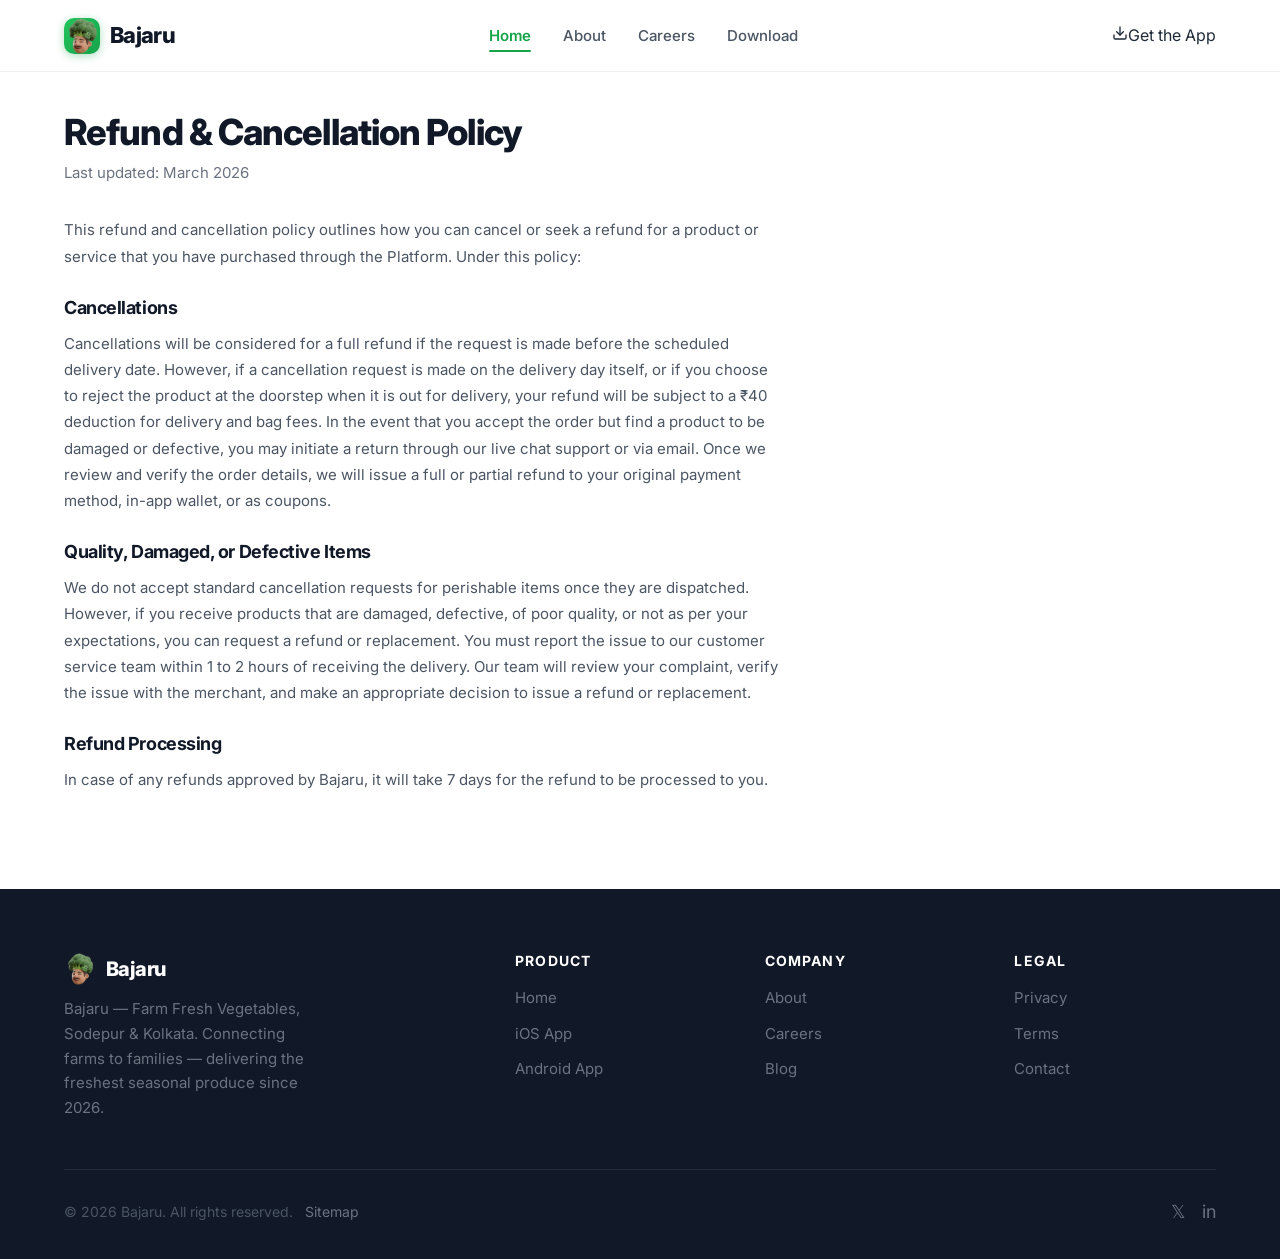
<file: refund-policy.html>
<!DOCTYPE html>
<html lang="en">
<head>
  <meta charset="UTF-8">
  <meta name="viewport" content="width=device-width, initial-scale=1.0">
  <title>Refund & Cancellation Policy — Bajaru</title>
  <meta name="description" content="Bajaru's refund and cancellation policy. Learn how to cancel orders and request refunds for products purchased through our platform.">
  <link rel="icon" href="./images/favicon.ico">
  <link rel="stylesheet" href="./styles.css">
  <style>
    .policy-page { padding-top: calc(var(--nav-h) + 40px); padding-bottom: 80px; }
    .policy-header { margin-bottom: 32px; }
    .policy-header h1 { font-size: clamp(1.75rem, 3vw, 2.25rem); margin-bottom: 8px; }
    .policy-header p { color: var(--gray-500); font-size: 0.9375rem; }
    .policy-content { max-width: 720px; line-height: 1.75; }
    .policy-content h2 { font-size: 1.125rem; margin: 28px 0 12px; color: var(--gray-900); }
    .policy-content p { margin-bottom: 16px; color: var(--gray-600); font-size: 0.9375rem; }
    .policy-content ul { margin: 12px 0 20px; padding-left: 24px; }
    .policy-content li { margin-bottom: 8px; color: var(--gray-600); }
    .policy-download { margin-top: 32px; }
    .policy-download a { display: inline-flex; align-items: center; gap: 8px; color: var(--primary); font-weight: 600; }
  </style>
</head>
<body>
  <div id="navbar-placeholder"></div>
  <div id="mobile-menu-placeholder"></div>

  <main>
    <section class="policy-page">
      <div class="container">
        <div class="policy-header">
          <h1>Refund & Cancellation Policy</h1>
          <p>Last updated: March 2026</p>
        </div>
        <div class="policy-content">
          <p>This refund and cancellation policy outlines how you can cancel or seek a refund for a product or service that you have purchased through the Platform. Under this policy:</p>

          <h2>Cancellations</h2>
          <p>Cancellations will be considered for a full refund if the request is made before the scheduled delivery date. However, if a cancellation request is made on the delivery day itself, or if you choose to reject the product at the doorstep when it is out for delivery, your refund will be subject to a ₹40 deduction for delivery and bag fees. In the event that you accept the order but find a product to be damaged or defective, you may initiate a return through our live chat support or via email. Once we review and verify the order details, we will issue a full or partial refund to your original payment method, in-app wallet, or as coupons.</p>

          <h2>Quality, Damaged, or Defective Items</h2>
          <p>We do not accept standard cancellation requests for perishable items once they are dispatched. However, if you receive products that are damaged, defective, of poor quality, or not as per your expectations, you can request a refund or replacement. You must report the issue to our customer service team within 1 to 2 hours of receiving the delivery. Our team will review your complaint, verify the issue with the merchant, and make an appropriate decision to issue a refund or replacement.</p>

          <h2>Refund Processing</h2>
          <p>In case of any refunds approved by Bajaru, it will take 7 days for the refund to be processed to you.</p>
        </div>
      </div>
    </section>
  </main>

  <div id="footer-placeholder"></div>
  <script src="./js/components.js"></script>
  <script src="./js/shared.js"></script>
</body>
</html>
</file>
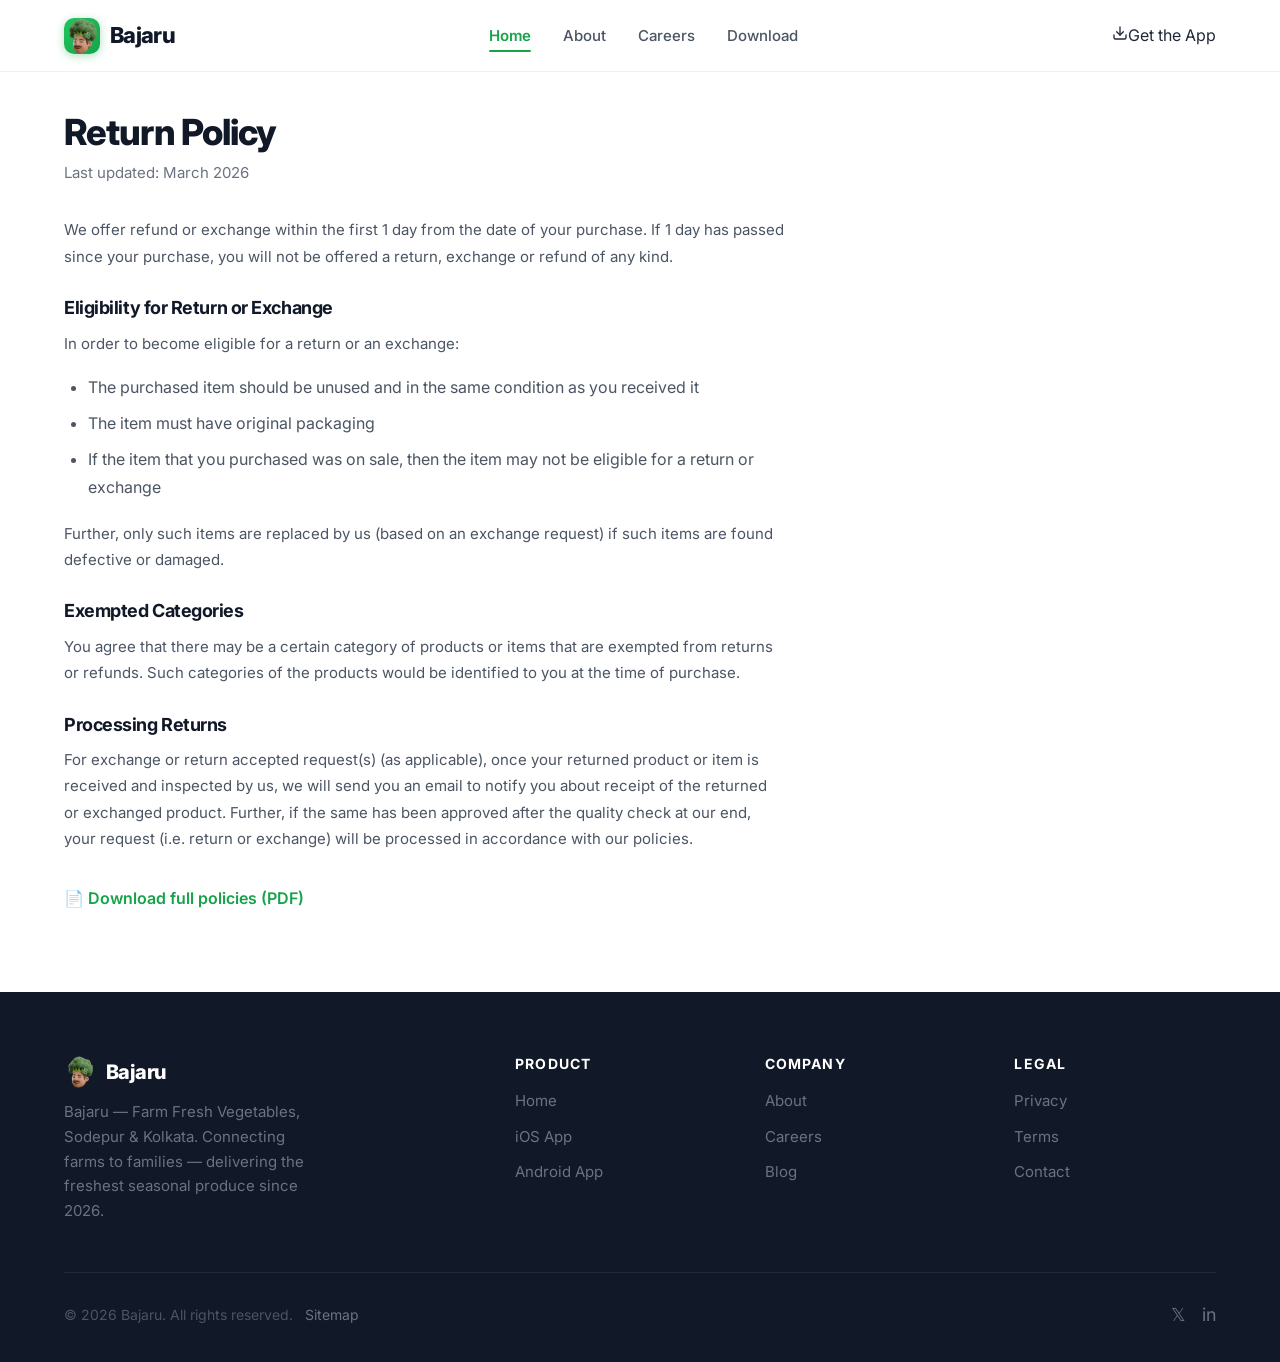
<file: return-policy.html>
<!DOCTYPE html>
<html lang="en">
<head>
  <meta charset="UTF-8">
  <meta name="viewport" content="width=device-width, initial-scale=1.0">
  <title>Return Policy — Bajaru</title>
  <meta name="description" content="Bajaru's return policy. Learn about returns, exchanges, and refund eligibility for products purchased through our platform.">
  <link rel="icon" href="./images/favicon.ico">
  <link rel="stylesheet" href="./styles.css">
  <style>
    .policy-page { padding-top: calc(var(--nav-h) + 40px); padding-bottom: 80px; }
    .policy-header { margin-bottom: 32px; }
    .policy-header h1 { font-size: clamp(1.75rem, 3vw, 2.25rem); margin-bottom: 8px; }
    .policy-header p { color: var(--gray-500); font-size: 0.9375rem; }
    .policy-content { max-width: 720px; line-height: 1.75; }
    .policy-content h2 { font-size: 1.125rem; margin: 28px 0 12px; color: var(--gray-900); }
    .policy-content p { margin-bottom: 16px; color: var(--gray-600); font-size: 0.9375rem; }
    .policy-content ul { margin: 12px 0 20px; padding-left: 24px; }
    .policy-content li { margin-bottom: 8px; color: var(--gray-600); }
    .policy-download { margin-top: 32px; }
    .policy-download a { display: inline-flex; align-items: center; gap: 8px; color: var(--primary); font-weight: 600; }
  </style>
</head>
<body>
  <div id="navbar-placeholder"></div>
  <div id="mobile-menu-placeholder"></div>

  <main>
    <section class="policy-page">
      <div class="container">
        <div class="policy-header">
          <h1>Return Policy</h1>
          <p>Last updated: March 2026</p>
        </div>
        <div class="policy-content">
          <p>We offer refund or exchange within the first 1 day from the date of your purchase. If 1 day has passed since your purchase, you will not be offered a return, exchange or refund of any kind.</p>

          <h2>Eligibility for Return or Exchange</h2>
          <p>In order to become eligible for a return or an exchange:</p>
          <ul>
            <li>The purchased item should be unused and in the same condition as you received it</li>
            <li>The item must have original packaging</li>
            <li>If the item that you purchased was on sale, then the item may not be eligible for a return or exchange</li>
          </ul>
          <p>Further, only such items are replaced by us (based on an exchange request) if such items are found defective or damaged.</p>

          <h2>Exempted Categories</h2>
          <p>You agree that there may be a certain category of products or items that are exempted from returns or refunds. Such categories of the products would be identified to you at the time of purchase.</p>

          <h2>Processing Returns</h2>
          <p>For exchange or return accepted request(s) (as applicable), once your returned product or item is received and inspected by us, we will send you an email to notify you about receipt of the returned or exchanged product. Further, if the same has been approved after the quality check at our end, your request (i.e. return or exchange) will be processed in accordance with our policies.</p>

          <div class="policy-download">
            <a href="./policies/Policies.pdf" target="_blank" rel="noopener noreferrer">📄 Download full policies (PDF)</a>
          </div>
        </div>
      </div>
    </section>
  </main>

  <div id="footer-placeholder"></div>
  <script src="./js/components.js"></script>
  <script src="./js/shared.js"></script>
</body>
</html>
</file>
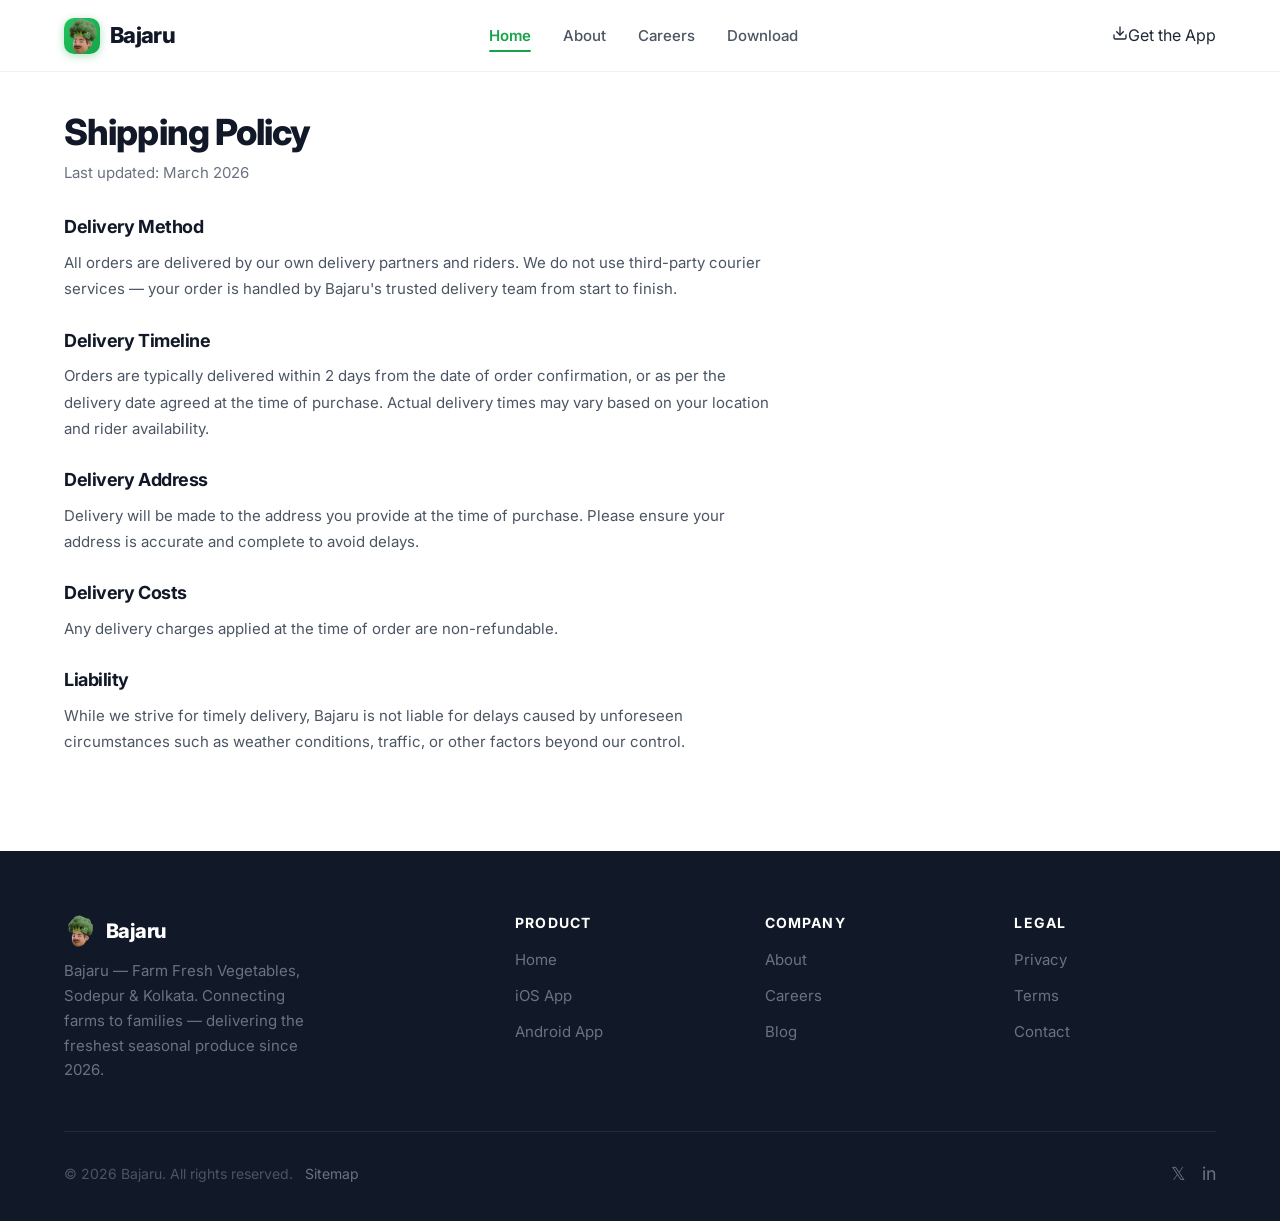
<file: shipping-policy.html>
<!DOCTYPE html>
<html lang="en">
<head>
  <meta charset="UTF-8">
  <meta name="viewport" content="width=device-width, initial-scale=1.0">
  <title>Shipping Policy — Bajaru</title>
  <meta name="description" content="Bajaru's shipping policy. Learn about delivery timelines, our delivery riders, and how we handle your orders.">
  <link rel="icon" href="./images/favicon.ico">
  <link rel="stylesheet" href="./styles.css">
  <style>
    .policy-page { padding-top: calc(var(--nav-h) + 40px); padding-bottom: 80px; }
    .policy-header { margin-bottom: 32px; }
    .policy-header h1 { font-size: clamp(1.75rem, 3vw, 2.25rem); margin-bottom: 8px; }
    .policy-header p { color: var(--gray-500); font-size: 0.9375rem; }
    .policy-content { max-width: 720px; line-height: 1.75; }
    .policy-content h2 { font-size: 1.125rem; margin: 28px 0 12px; color: var(--gray-900); }
    .policy-content p { margin-bottom: 16px; color: var(--gray-600); font-size: 0.9375rem; }
  </style>
</head>
<body>
  <div id="navbar-placeholder"></div>
  <div id="mobile-menu-placeholder"></div>

  <main>
    <section class="policy-page">
      <div class="container">
        <div class="policy-header">
          <h1>Shipping Policy</h1>
          <p>Last updated: March 2026</p>
        </div>
        <div class="policy-content">
          <h2>Delivery Method</h2>
          <p>All orders are delivered by our own delivery partners and riders. We do not use third-party courier services — your order is handled by Bajaru's trusted delivery team from start to finish.</p>

          <h2>Delivery Timeline</h2>
          <p>Orders are typically delivered within 2 days from the date of order confirmation, or as per the delivery date agreed at the time of purchase. Actual delivery times may vary based on your location and rider availability.</p>

          <h2>Delivery Address</h2>
          <p>Delivery will be made to the address you provide at the time of purchase. Please ensure your address is accurate and complete to avoid delays.</p>

          <h2>Delivery Costs</h2>
          <p>Any delivery charges applied at the time of order are non-refundable.</p>

          <h2>Liability</h2>
          <p>While we strive for timely delivery, Bajaru is not liable for delays caused by unforeseen circumstances such as weather conditions, traffic, or other factors beyond our control.</p>
        </div>
      </div>
    </section>
  </main>

  <div id="footer-placeholder"></div>
  <script src="./js/components.js"></script>
  <script src="./js/shared.js"></script>
</body>
</html>
</file>
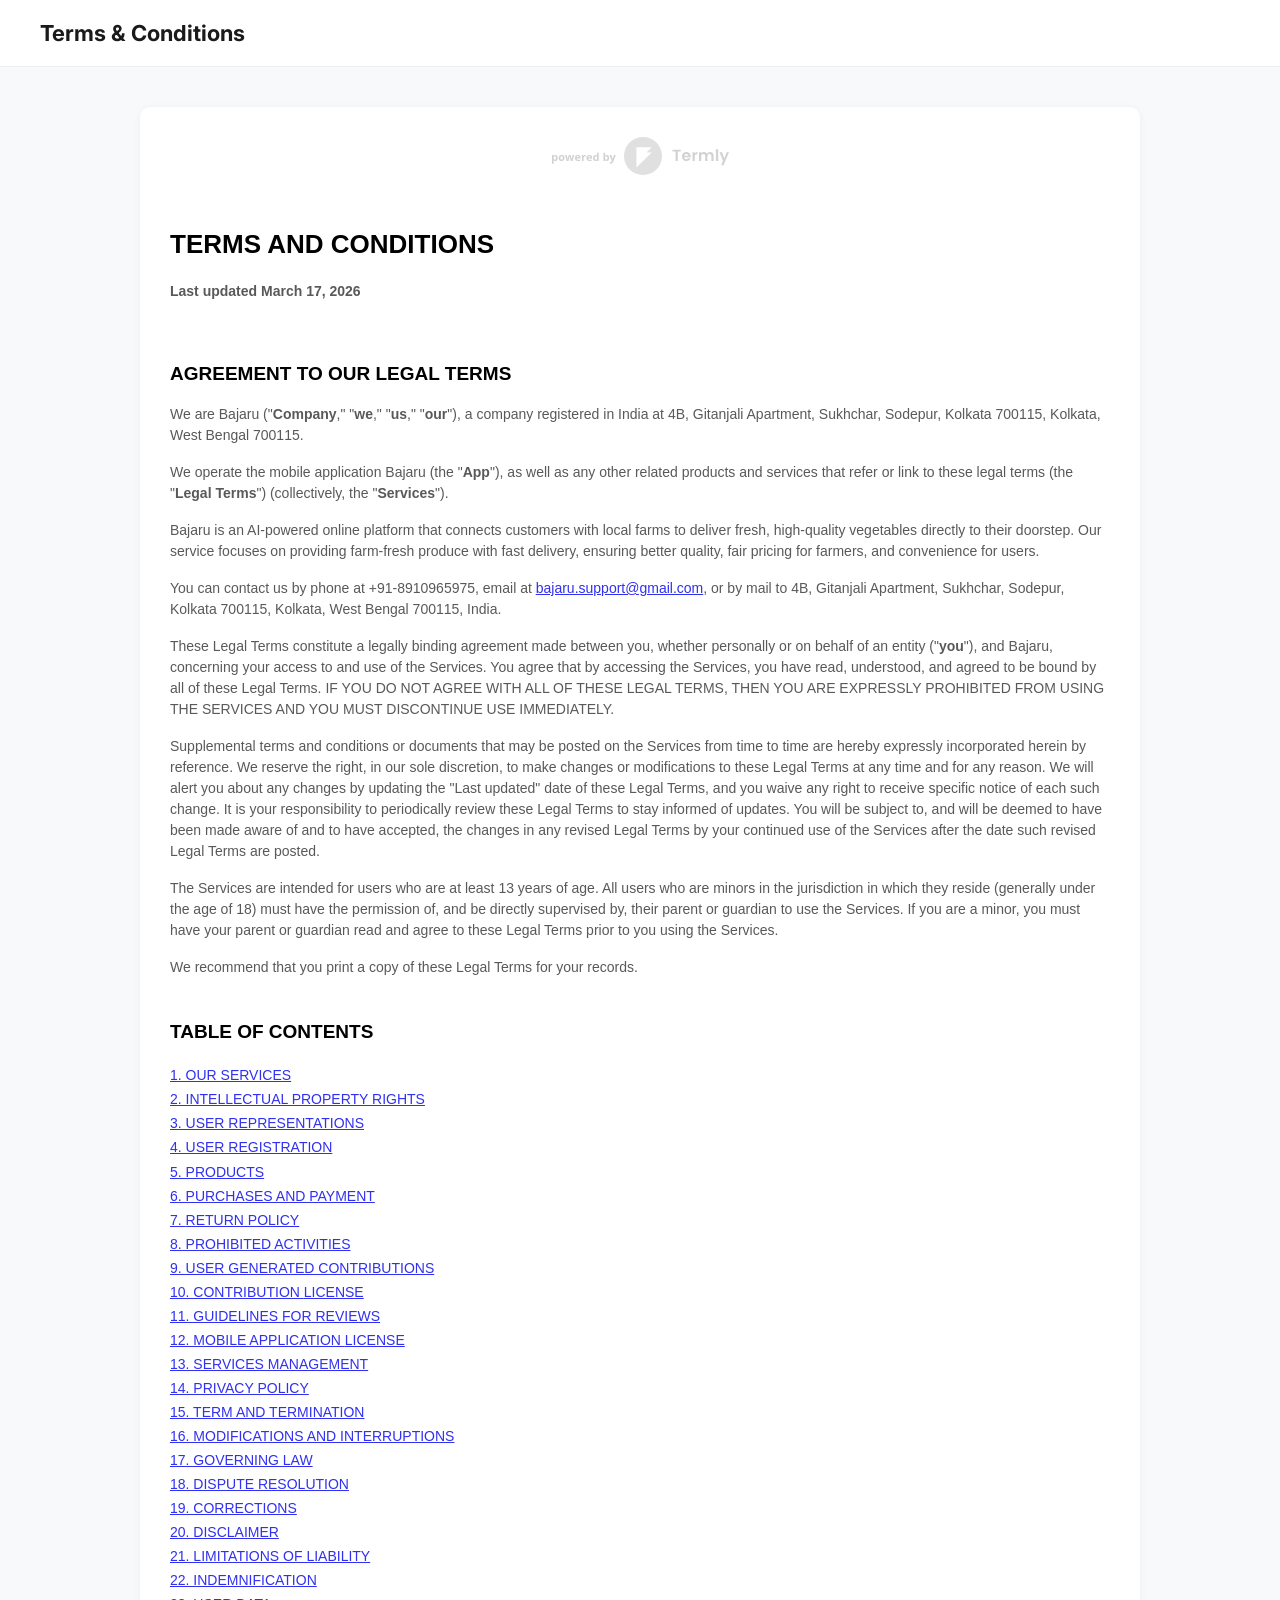
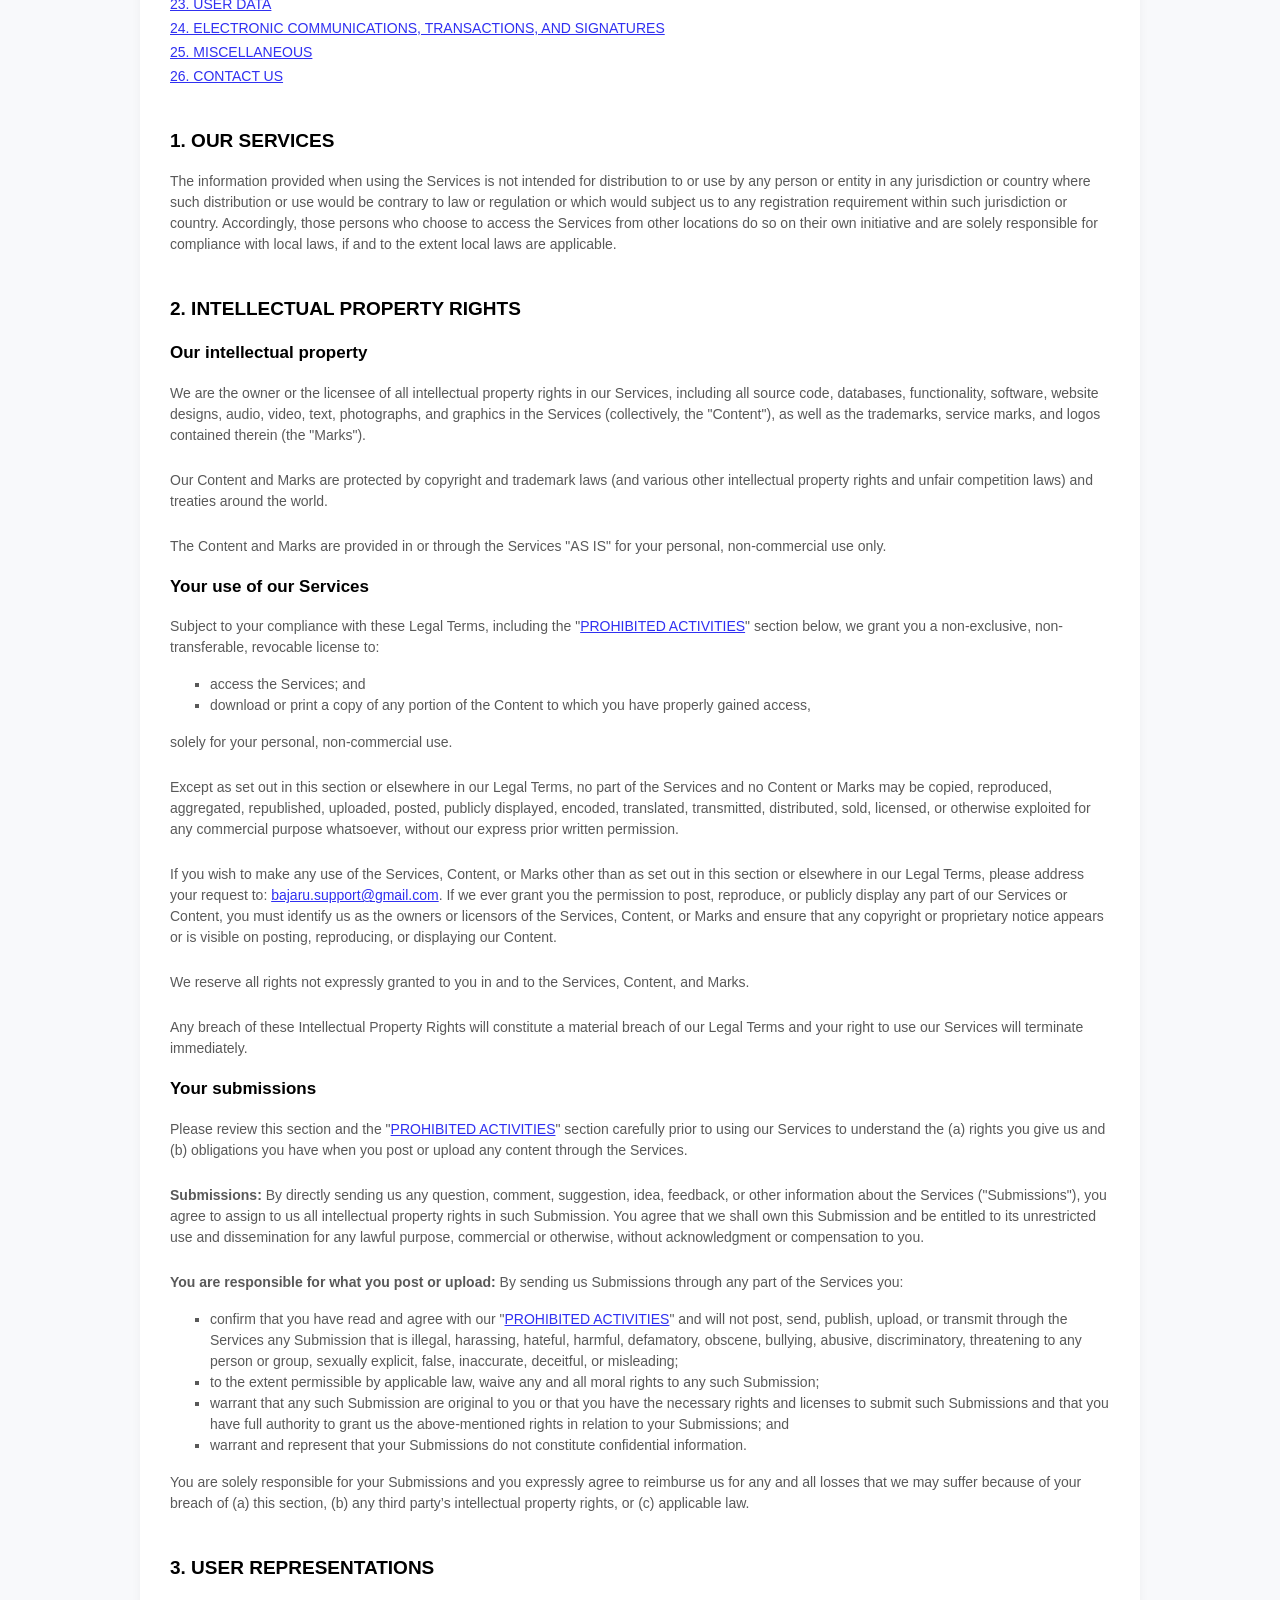
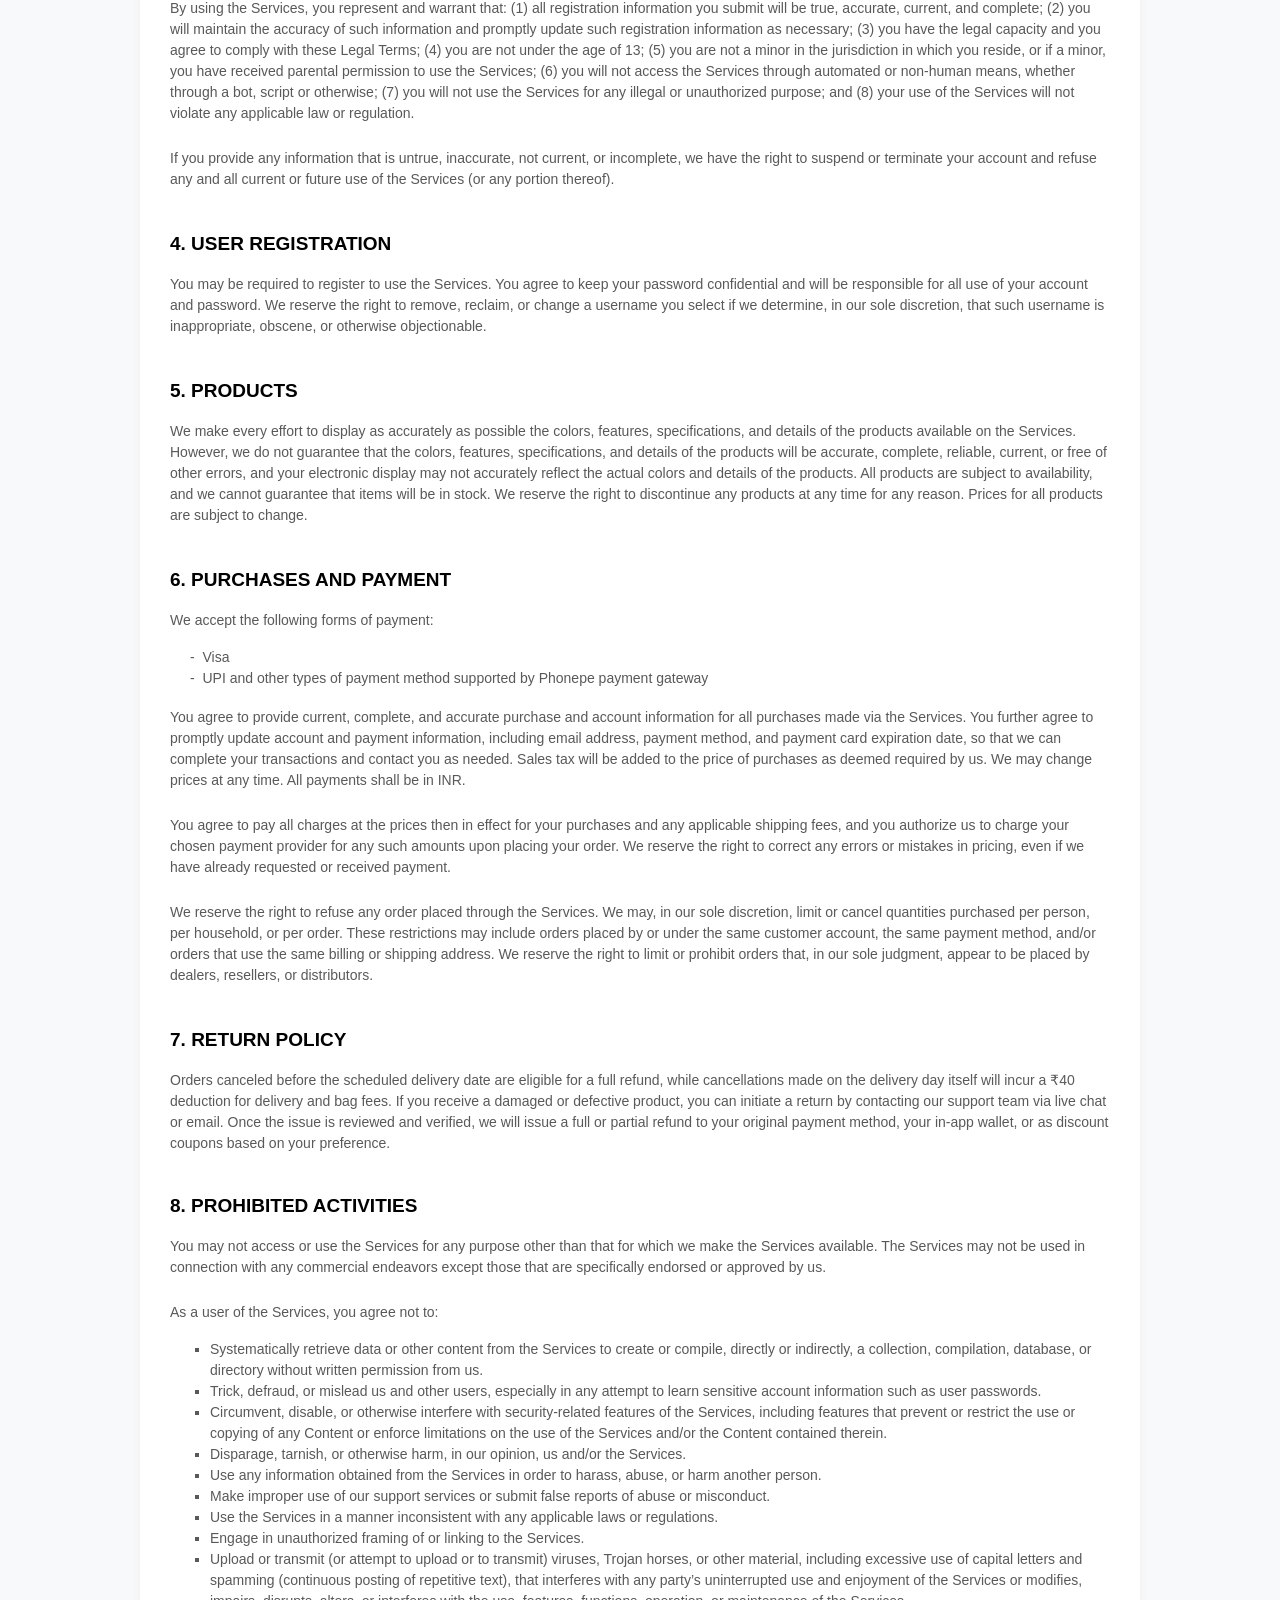
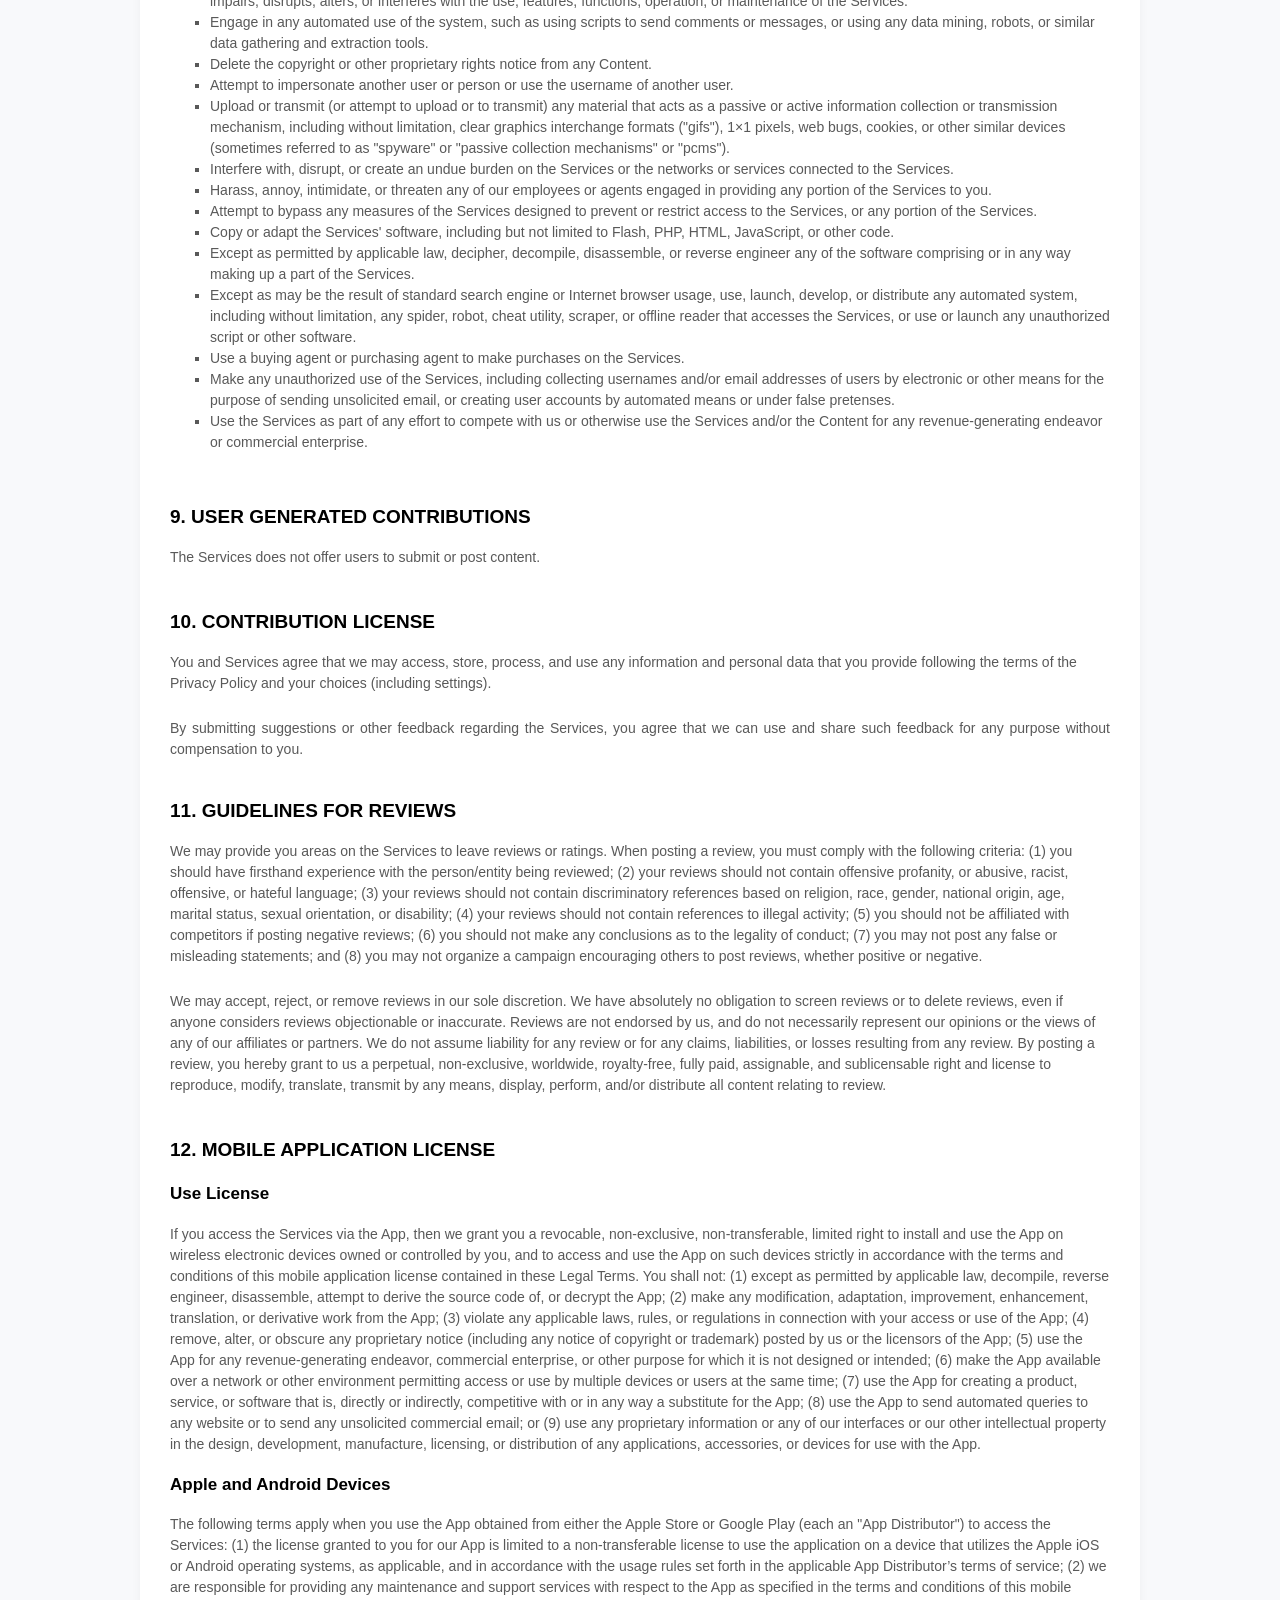
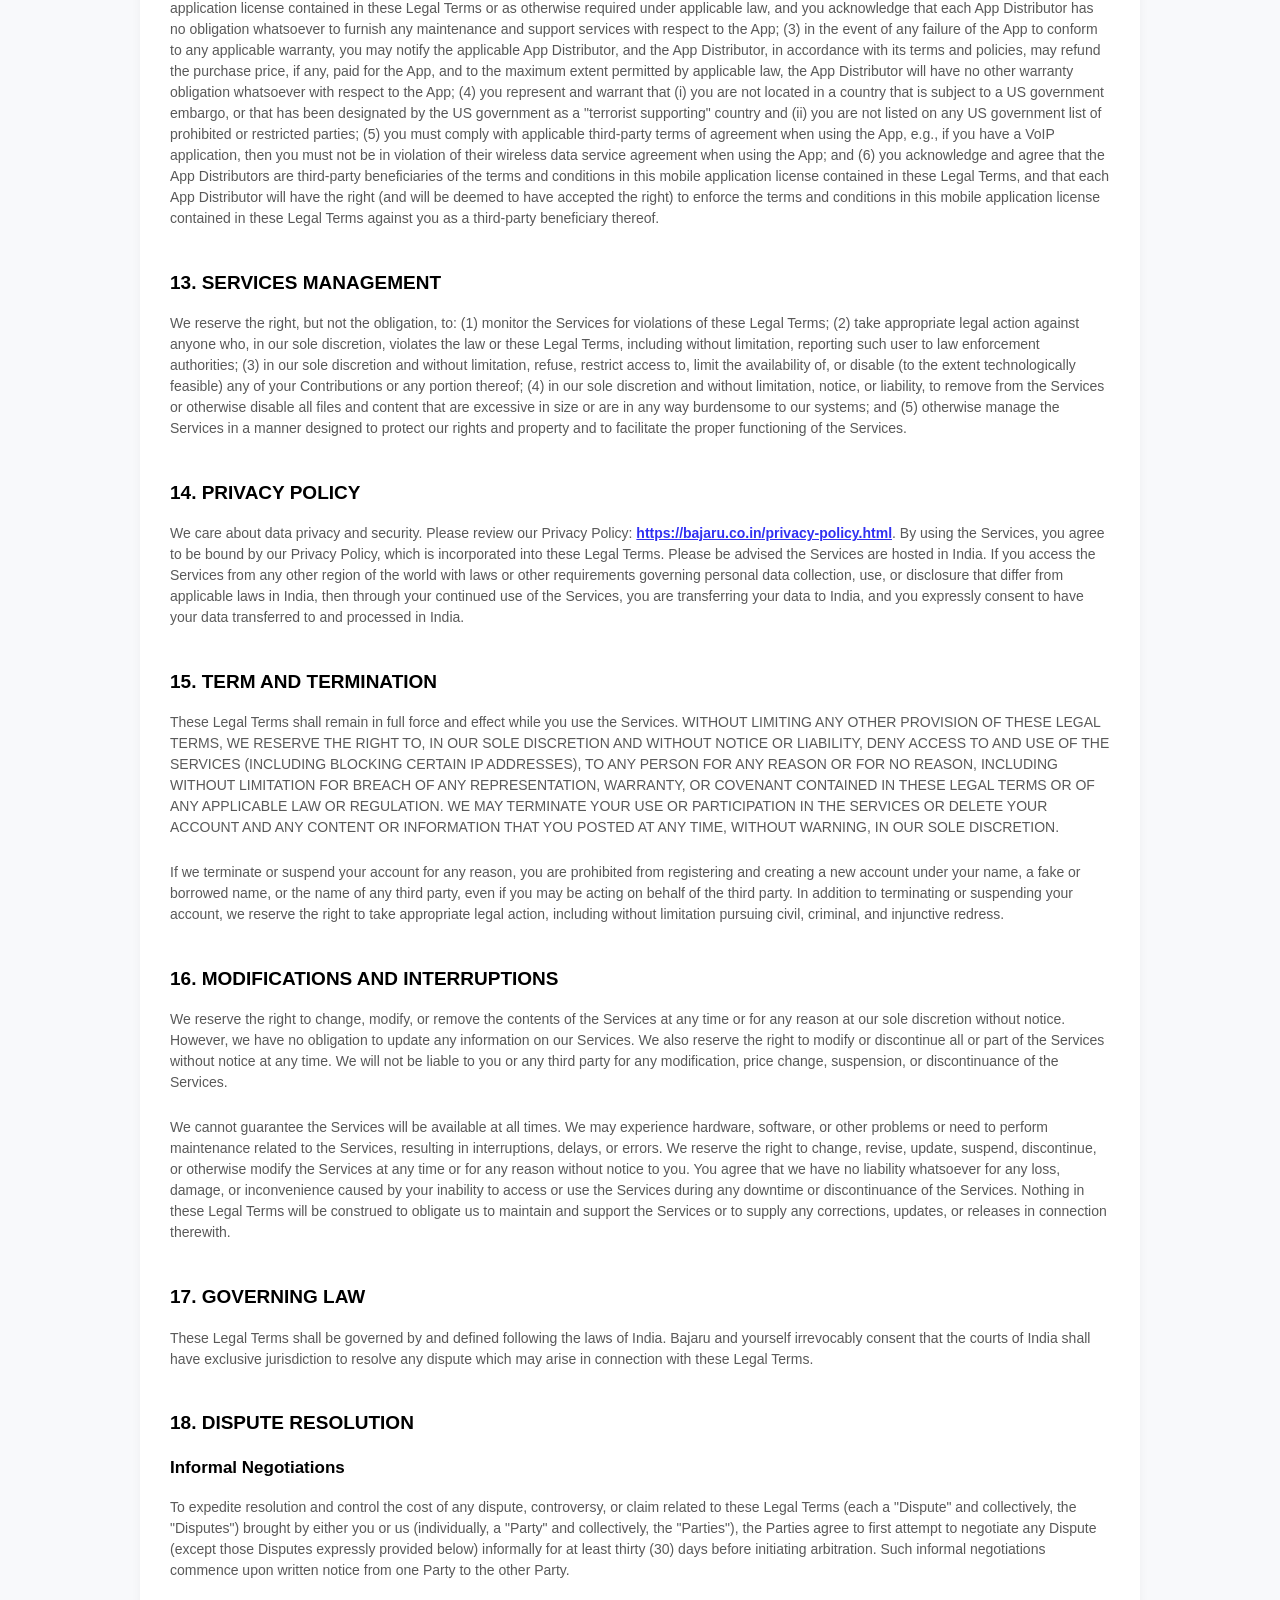
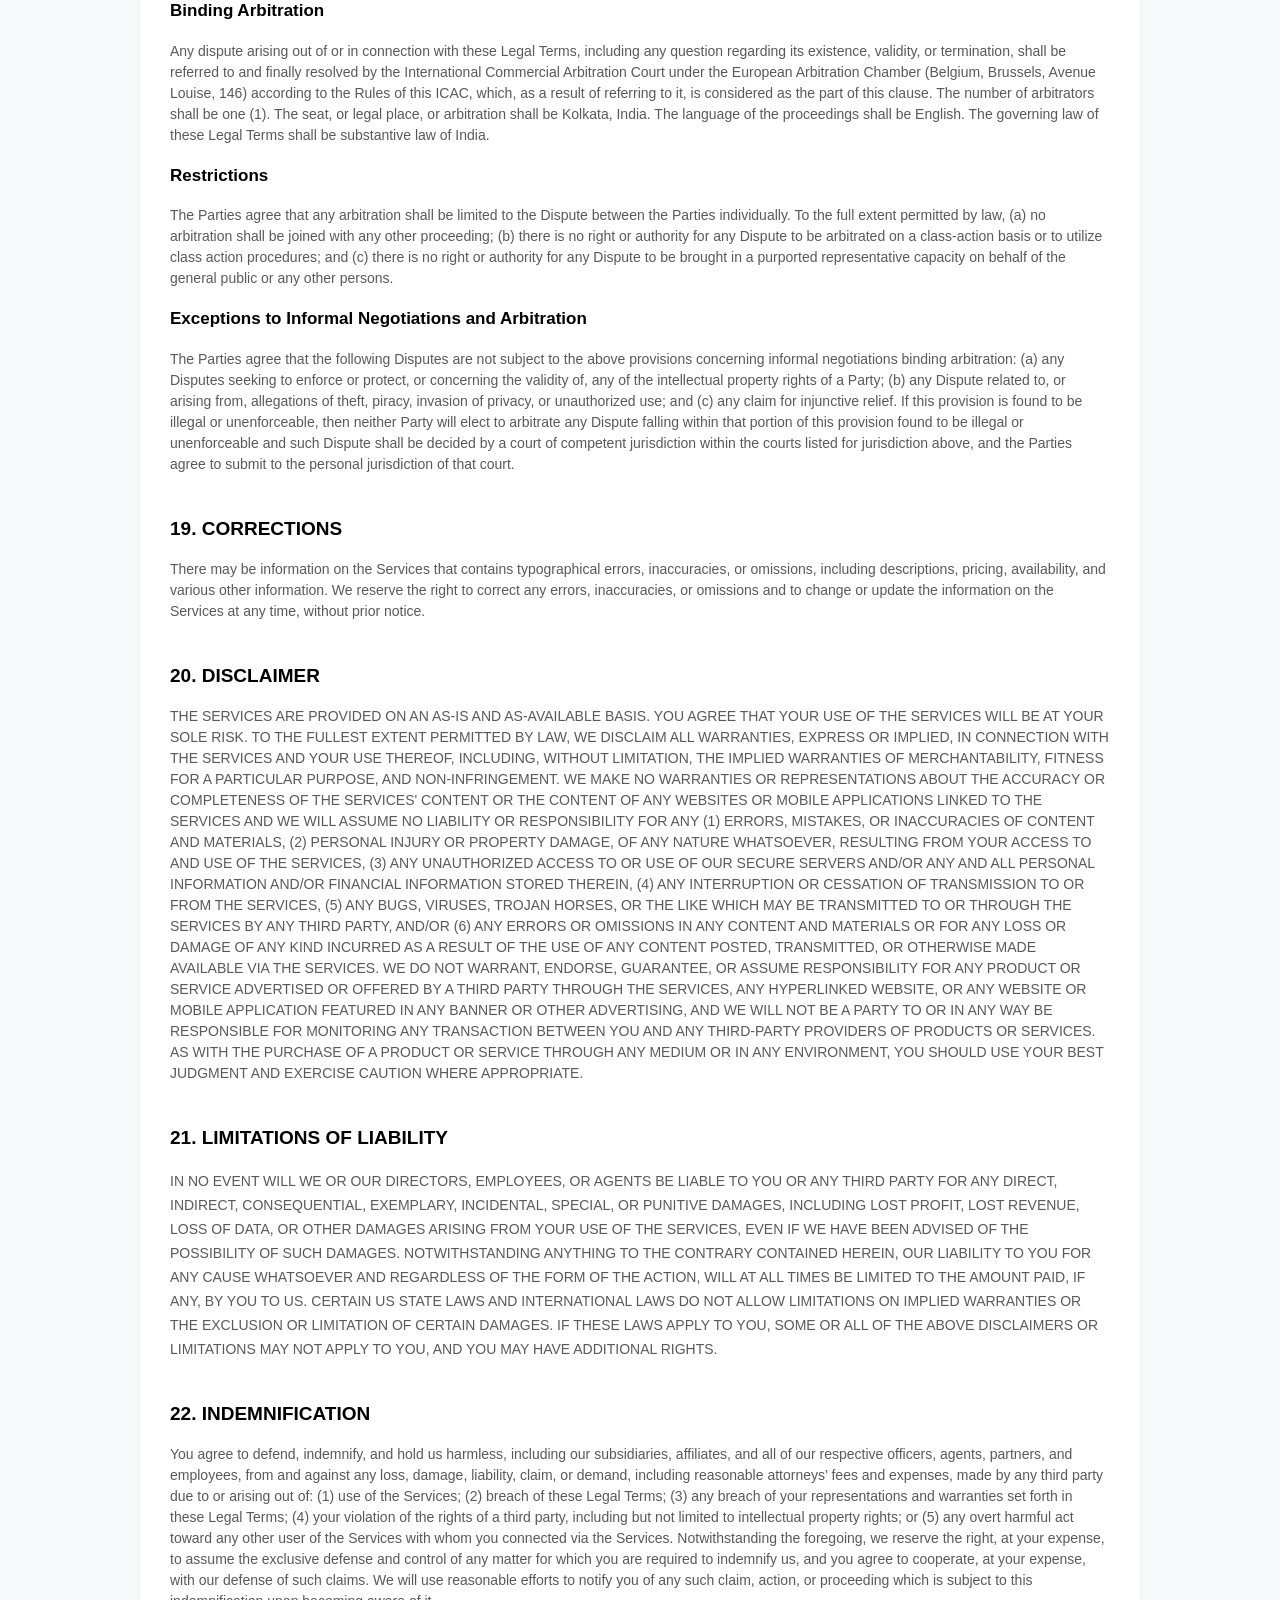
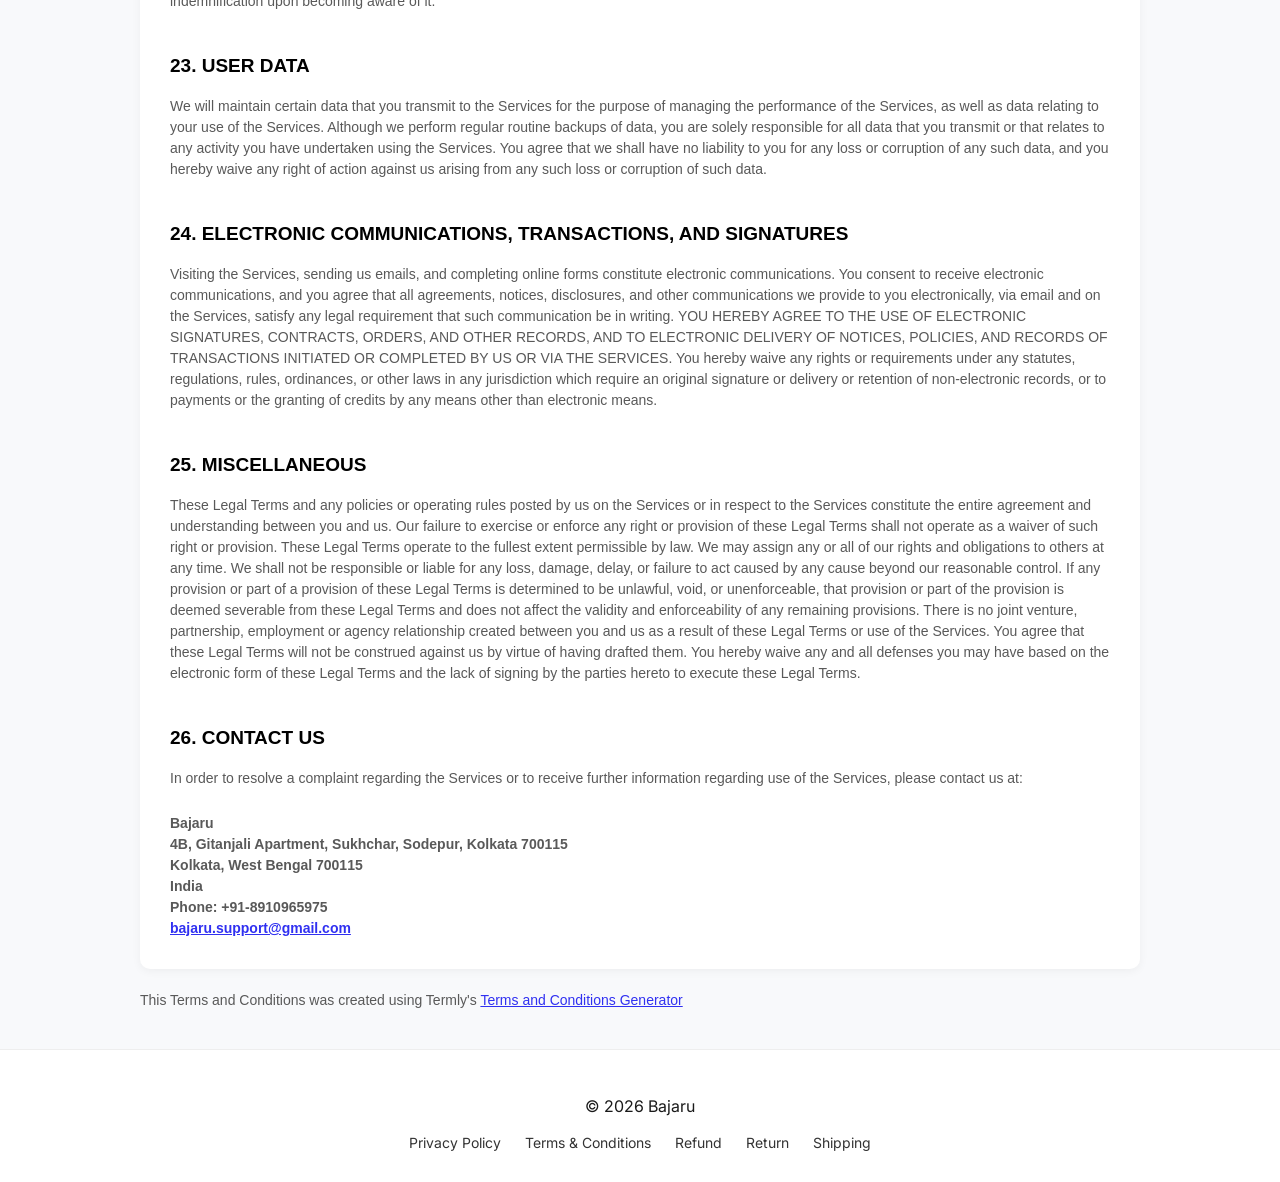
<file: terms_and_conditions.html>
<!DOCTYPE html>
<html lang="en">
<head>
<meta charset="UTF-8">
<meta name="viewport" content="width=device-width, initial-scale=1.0">
<title>Terms & Conditions - Bajaru</title>

<link href="https://fonts.googleapis.com/css2?family=Inter:wght@300;400;500;600&display=swap" rel="stylesheet">

<style>
body {
  margin: 0;
  font-family: 'Inter', sans-serif;
  background: #f8f9fb;
  color: #1a1a1a;
}

/* HEADER */
.header {
  background: white;
  padding: 20px 40px;
  border-bottom: 1px solid #eee;
  position: sticky;
  top: 0;
  z-index: 1000;
}

.header h1 {
  margin: 0;
  font-size: 22px;
}

/* LAYOUT */
.container {
  max-width: 1000px;
  margin: 40px auto;
  padding: 0 20px;
}

/* CONTENT */
.content {
  background: white;
  padding: 30px;
  border-radius: 10px;
  box-shadow: 0 2px 10px rgba(0,0,0,0.05);
}

/* FOOTER */
.footer {
  text-align: center;
  padding: 30px;
  margin-top: 40px;
  background: white;
  border-top: 1px solid #eee;
}

.footer a {
  margin: 0 10px;
  text-decoration: none;
  color: #333;
  font-size: 14px;
}

/* MOBILE */
@media (max-width: 600px) {
  .header {
    padding: 15px;
  }
}
</style>
</head>

<body>

<!-- HEADER -->
<div class="header">
  <h1>Terms & Conditions</h1>
</div>

<!-- CONTENT WRAPPER -->
<div class="container">
  <div class="content">

<style>
  [data-custom-class='body'], [data-custom-class='body'] * {
          background: transparent !important;
        }
[data-custom-class='title'], [data-custom-class='title'] * {
          font-family: Arial !important;
font-size: 26px !important;
color: #000000 !important;
        }
[data-custom-class='subtitle'], [data-custom-class='subtitle'] * {
          font-family: Arial !important;
color: #595959 !important;
font-size: 14px !important;
        }
[data-custom-class='heading_1'], [data-custom-class='heading_1'] * {
          font-family: Arial !important;
font-size: 19px !important;
color: #000000 !important;
        }
[data-custom-class='heading_2'], [data-custom-class='heading_2'] * {
          font-family: Arial !important;
font-size: 17px !important;
color: #000000 !important;
        }
[data-custom-class='body_text'], [data-custom-class='body_text'] * {
          color: #595959 !important;
font-size: 14px !important;
font-family: Arial !important;
        }
[data-custom-class='link'], [data-custom-class='link'] * {
          color: #3030F1 !important;
font-size: 14px !important;
font-family: Arial !important;
word-break: break-word !important;
        }
</style>
      <span style="display: block;margin: 0 auto 3.125rem;width: 11.125rem;height: 2.375rem;background: url([data-uri]) center no-repeat;"></span>

      <div data-custom-class="body">
      <div align="center" style="text-align: left;"><div class="MsoNormal" data-custom-class="title" style="line-height: 1.5;"><bdt class="block-component"><span style="font-size: 19px;"></bdt><bdt class="question"><strong><h1>TERMS AND CONDITIONS</h1></strong></bdt><bdt class="statement-end-if-in-editor"></bdt></span></div><div class="MsoNormal" data-custom-class="subtitle" style="line-height: 1.5;"><strong>Last updated</strong> <bdt class="question"><strong>March 17, 2026</strong></bdt></div><div class="MsoNormal" style="line-height: 1.1;"><br></div><div style="line-height: 1.5;"><br></div><div style="line-height: 1.5;"><strong><span data-custom-class="heading_1"><h2>AGREEMENT TO OUR LEGAL TERMS</h2></span></strong></div></div><div align="center" style="text-align: left;"><div class="MsoNormal" id="agreement" style="line-height: 1.5;"><a name="_6aa3gkhykvst"></a></div></div><div align="center" style="text-align: left;"><div class="MsoNormal" data-custom-class="body_text" style="line-height: 1.5;"><span style="font-size:11.0pt;line-height:115%;font-family:Arial;
Calibri;color:#595959;mso-themecolor:text1;mso-themetint:166;">We are <bdt class="question noTranslate" data-id="9d459c4e-c548-e5cb-7729-a118548965d2">Bajaru</bdt><bdt class="block-component"></bdt> (<bdt class="block-component"></bdt>"<strong>Company</strong>," "<strong>we</strong>," "<strong>us</strong>," "<strong>our</strong>"<bdt class="statement-end-if-in-editor"></bdt>)<span style="font-size:11.0pt;line-height:115%;
Arial;mso-fareast-font-family:Calibri;color:#595959;mso-themecolor:text1;
mso-themetint:166;"><span style="font-size:11.0pt;line-height:115%;
Arial;mso-fareast-font-family:Calibri;color:#595959;mso-themecolor:text1;
mso-themetint:166;"><span style="font-size:11.0pt;line-height:115%;
Arial;mso-fareast-font-family:Calibri;color:#595959;mso-themecolor:text1;
mso-themetint:166;"><bdt class="question"><bdt class="block-component"></bdt></bdt><span style="font-size:11.0pt;line-height:115%;
Arial;mso-fareast-font-family:Calibri;color:#595959;mso-themecolor:text1;
mso-themetint:166;"><bdt class="block-component"></bdt></span>, a company registered in<bdt class="block-component"></bdt><bdt class="block-component"></bdt> <span style="font-size:11.0pt;line-height:115%;
Arial;mso-fareast-font-family:Calibri;color:#595959;mso-themecolor:text1;
mso-themetint:166;"><span style="font-size:11.0pt;line-height:115%;
Arial;mso-fareast-font-family:Calibri;color:#595959;mso-themecolor:text1;
mso-themetint:166;"><bdt class="question noTranslate">India</bdt><bdt class="statement-end-if-in-editor"><span style="font-size:11.0pt;line-height:115%;
Arial;mso-fareast-font-family:Calibri;color:#595959;mso-themecolor:text1;
mso-themetint:166;"><span style="font-size:11.0pt;line-height:115%;
Arial;mso-fareast-font-family:Calibri;color:#595959;mso-themecolor:text1;
mso-themetint:166;"><bdt class="statement-end-if-in-editor"></bdt></span></span></bdt> </span></span>at <bdt class="question noTranslate">4B, Gitanjali Apartment, Sukhchar, Sodepur, Kolkata 700115</bdt><bdt class="block-component"></bdt></span></span>, <bdt class="question noTranslate">Kolkata</bdt></span></span><span style="font-size: 15px;"><span data-custom-class="body_text"><span style="font-size: 15px;"><span data-custom-class="body_text"><span style="color: rgb(89, 89, 89);"><bdt class="block-component"></bdt>, <bdt class="question noTranslate">West Bengal</bdt><bdt class="statement-end-if-in-editor"></bdt><bdt class="block-component"></bdt> <bdt class="question noTranslate">700115</bdt><bdt class="statement-end-if-in-editor"></bdt></span></span></span></span></span><span style="font-size:11.0pt;line-height:115%;
Arial;mso-fareast-font-family:Calibri;color:#595959;mso-themecolor:text1;
mso-themetint:166;"><span style="font-size:11.0pt;line-height:115%;
Arial;mso-fareast-font-family:Calibri;color:#595959;mso-themecolor:text1;
mso-themetint:166;"><bdt class="else-block"></bdt></bdt></span></bdt></span><bdt class="statement-end-if-in-editor">.</bdt></span><bdt class="block-component"></bdt></span></span></span></span></span></span></div></div><div align="center" style="line-height: 1;"><br></div><div align="center" style="text-align: left;"><div class="MsoNormal" data-custom-class="body_text" style="line-height: 1.5;"><span style="font-size:11.0pt;line-height:115%;font-family:Arial;
Calibri;color:#595959;mso-themecolor:text1;mso-themetint:166;">We operate <bdt class="block-component"></bdt><bdt class="block-component"></bdt>the mobile application <bdt class="question noTranslate">Bajaru</bdt> (the <bdt class="block-component"></bdt>"<strong>App</strong>"<bdt class="statement-end-if-in-editor"></bdt>)<bdt class="statement-end-if-in-editor"></bdt>, as well as any other related products and services that refer or link to these legal terms (the <bdt class="block-component"></bdt>"<strong>Legal Terms</strong>"<bdt class="statement-end-if-in-editor"></bdt>) (collectively, the <bdt class="block-component"></bdt>"<strong>Services</strong>"<bdt class="statement-end-if-in-editor"></bdt>).<bdt class="block-component"></bdt></span></div><div class="MsoNormal" style="line-height: 1;"><br></div><div class="MsoNormal" data-custom-class="body_text" style="line-height: 1.5;"><bdt class="question">Bajaru is an AI-powered online platform that connects customers with local farms to deliver fresh, high-quality vegetables directly to their doorstep. Our service focuses on providing farm-fresh produce with fast delivery, ensuring better quality, fair pricing for farmers, and convenience for users.</bdt></div><div class="MsoNormal" data-custom-class="body_text" style="line-height: 1.5;"><span style="font-size:11.0pt;line-height:115%;font-family:Arial;
Calibri;color:#595959;mso-themecolor:text1;mso-themetint:166;"><bdt class="statement-end-if-in-editor"></bdt></span></div><div class="MsoNormal" style="line-height: 1;"><br></div><div class="MsoNormal" data-custom-class="body_text" style="line-height: 1.5;"><span style="font-size:11.0pt;line-height:115%;font-family:Arial;
Calibri;color:#595959;mso-themecolor:text1;mso-themetint:166;">You can contact us by <bdt class="block-component"></bdt>phone at <bdt class="question">+91-8910965975</bdt>, email at <bdt class="question noTranslate"><a target="_blank" data-custom-class="link" href="mailto:bajaru.support@gmail.com">bajaru.support@gmail.com</a></bdt><bdt class="block-component"></bdt>,<bdt class="statement-end-if-in-editor"></bdt> or by mail to <bdt class="question noTranslate">4B, Gitanjali Apartment, Sukhchar, Sodepur, Kolkata 700115</bdt><bdt class="block-component"></bdt>, <bdt class="question noTranslate">Kolkata</bdt><bdt class="block-component"></bdt>, <bdt class="question noTranslate">West Bengal</bdt><bdt class="statement-end-if-in-editor"></bdt><bdt class="block-component"></bdt> <bdt class="question noTranslate">700115</bdt><bdt class="statement-end-if-in-editor"></bdt><bdt class="block-component"><bdt class="block-component">, </bdt><bdt class="question noTranslate">India</bdt><bdt class="statement-end-if-in-editor"></bdt></bdt>.</span></div><div class="MsoNormal" style="line-height: 1;"><br></div><div class="MsoNormal" data-custom-class="body_text" style="line-height: 1.5;"><span style="font-size:11.0pt;line-height:115%;font-family:Arial;
Calibri;color:#595959;mso-themecolor:text1;mso-themetint:166;">These Legal Terms constitute a legally binding agreement made between you, whether personally or on behalf of an entity (<bdt class="block-component"></bdt>"<strong>you</strong>"<bdt class="statement-end-if-in-editor"></bdt>), and <bdt class="question noTranslate">Bajaru</bdt>, concerning your access to and use of the Services. You agree that by accessing the Services, you have read, understood, and agreed to be bound by all of these Legal Terms. IF YOU DO NOT AGREE WITH ALL OF THESE LEGAL TERMS, THEN YOU ARE EXPRESSLY PROHIBITED FROM USING THE SERVICES AND YOU MUST DISCONTINUE USE IMMEDIATELY.<bdt class="block-component"></bdt></span></div><div class="MsoNormal" style="line-height: 1;"><br></div><div class="MsoNormal" data-custom-class="body_text" style="line-height: 1.5;"><span style="font-size:11.0pt;line-height:115%;font-family:Arial;
Calibri;color:#595959;mso-themecolor:text1;mso-themetint:166;">Supplemental terms and conditions or documents that may be posted on the Services from time to time are hereby expressly incorporated herein by reference. We reserve the right, in our sole discretion, to make changes or modifications to these Legal Terms <bdt class="block-component"></bdt>at any time and for any reason<bdt class="statement-end-if-in-editor"></bdt>. We will alert you about any changes by updating the <bdt class="block-component"></bdt>"Last updated"<bdt class="statement-end-if-in-editor"></bdt> date of these Legal Terms, and you waive any right to receive specific notice of each such change. It is your responsibility to periodically review these Legal Terms to stay informed of updates. You will be subject to, and will be deemed to have been made aware of and to have accepted, the changes in any revised Legal Terms by your continued use of the Services after the date such revised Legal Terms are posted.<bdt class="else-block"></bdt></span></div></div><div align="center" style="line-height: 1;"><br></div><div align="center" style="text-align: left;"><div class="MsoNormal" data-custom-class="body_text" style="line-height: 1.5;"><bdt class="block-container if" data-type="if" id="a2595956-7028-dbe5-123e-d3d3a93ed076"><bdt data-type="conditional-block"><bdt data-type="body"><span style="font-size:11.0pt;line-height:115%;font-family:Arial;
Calibri;color:#595959;mso-themecolor:text1;mso-themetint:166;"><bdt class="block-component"></bdt><bdt class="block-container if" data-type="if" id="a2595956-7028-dbe5-123e-d3d3a93ed076"><bdt data-type="conditional-block"><bdt data-type="body"><span style="color: rgb(89, 89, 89); font-size: 14.6667px;">The Services are intended for users who are at least 13 years of age. All users who are minors in the jurisdiction in which they reside (generally under the age of 18) must have the permission of, and be directly supervised by, their parent or guardian to use the Services. If you are a minor, you must have your parent or guardian read and agree to these Legal Terms prior to you using the Services.</span></bdt></bdt></bdt><bdt data-type="body"><span style="color: rgb(89, 89, 89); font-size: 14.6667px;"><bdt class="block-component"></bdt></bdt></div><div class="MsoNormal" style="line-height: 1;"><br></div><div class="MsoNormal" data-custom-class="body_text" style="line-height: 1.5;">We recommend that you print a copy of these Legal Terms for your records.</div><div class="MsoNormal" style="line-height: 1.5;"><br></div><div class="MsoNormal" data-custom-class="heading_1" style="line-height: 1.5;"><strong><h2>TABLE OF CONTENTS</h2></strong></div><div class="MsoNormal" style="line-height: 1.5;"><a data-custom-class="link" href="#services"><span data-custom-class="link"><span style="color: rgb(0, 58, 250); font-size: 15px;"><span data-custom-class="body_text">1. OUR SERVICES</span></span></span></a></div><div class="MsoNormal" style="line-height: 1.5;"><a data-custom-class="link" href="#ip"><span style="color: rgb(0, 58, 250);"><span data-custom-class="body_text">2. INTELLECTUAL PROPERTY RIGHTS</span></span></a></div><div class="MsoNormal" style="line-height: 1.5;"><a data-custom-class="link" href="#userreps"></a><a data-custom-class="link" href="#userreps"><span style="color: rbg(0, 58, 250); font-size: 15px; line-height: 1.5;"><span data-custom-class="body_text">3. USER REPRESENTATIONS</span></span></a></div><div class="MsoNormal" style="line-height: 1.5;"><span style="font-size: 15px;"><span data-custom-class="body_text"><bdt class="block-component"></bdt></span></span><a data-custom-class="link" href="#userreg"><span style="color: rgb(0, 58, 250); font-size: 15px;"><span data-custom-class="body_text">4. USER REGISTRATION</span></span></a><span style="font-size: 15px;"><span data-custom-class="body_text"><bdt class="statement-end-if-in-editor"></bdt></span></span> <a data-custom-class="link" href="#products"></a></div><div class="MsoNormal" style="line-height: 1.5;"><a data-custom-class="link" href="#products"><span style="color: rgb(0, 58, 250); font-size: 15px;"><span data-custom-class="body_text"><bdt class="block-component"></bdt><bdt class="block-component"></bdt>5. PRODUCTS<bdt class="statement-end-if-in-editor"></bdt><bdt class="statement-end-if-in-editor"></bdt></span></span></a> <a data-custom-class="link" href="#purchases"></a></div><div class="MsoNormal" style="line-height: 1.5;"><a data-custom-class="link" href="#purchases"><span style="color: rgb(0, 58, 250); font-size: 15px;"><span data-custom-class="body_text"><bdt class="block-component"></bdt>6. PURCHASES AND PAYMENT<bdt class="statement-end-if-in-editor"></bdt></span></span></a></div><div class="MsoNormal" style="line-height: 1.5;"><bdt class="block-component"><span style="font-size: 15px;"></span></bdt></div><div class="MsoNormal" style="line-height: 1.5;"><span style="font-size: 15px;"><span data-custom-class="body_text"><bdt class="block-component"></bdt><bdt class="block-component"></bdt></span></span><a data-custom-class="link" href="#returnno"><span style="color: rgb(0, 58, 250); font-size: 15px;"><span data-custom-class="body_text">7. <bdt class="block-component"></bdt>RETURN<bdt class="statement-end-if-in-editor"></bdt> POLICY</span></span></a><span style="font-size: 15px;"><span data-custom-class="body_text"><bdt class="statement-end-if-in-editor"></bdt><bdt class="statement-end-if-in-editor"></bdt></span></span> <a data-custom-class="link" href="#software"></a> <a data-custom-class="link" href="#software"></a></div><div class="MsoNormal" style="line-height: 1.5;"><a data-custom-class="link" href="#software"><span style="color: rgb(0, 58, 250); font-size: 15px;"><span data-custom-class="body_text"><bdt class="block-component"></bdt></span></span></a> <a data-custom-class="link" href="#prohibited"></a></div><div class="MsoNormal" style="line-height: 1.5;"><a data-custom-class="link" href="#prohibited"><span style="color: rgb(0, 58, 250); font-size: 15px;"><span data-custom-class="body_text">8. PROHIBITED ACTIVITIES</span></span></a> <a data-custom-class="link" href="#ugc"></a></div><div class="MsoNormal" style="line-height: 1.5;"><a data-custom-class="link" href="#ugc"><span style="color: rgb(0, 58, 250); font-size: 15px;"><span data-custom-class="body_text">9. USER GENERATED CONTRIBUTIONS</span></span></a> <a data-custom-class="link" href="#license"></a></div><div class="MsoNormal" style="line-height: 1.5;"><a data-custom-class="link" href="#license"><span style="color: rgb(0, 58, 250); font-size: 15px;"><span data-custom-class="body_text">10. CONTRIBUTION <bdt class="block-component"></bdt>LICENSE<bdt class="statement-end-if-in-editor"></bdt></span></span></a> <a data-custom-class="link" href="#reviews"></a></div><div class="MsoNormal" style="line-height: 1.5;"><a data-custom-class="link" href="#reviews"><span style="color: rgb(0, 58, 250); font-size: 15px;"><span data-custom-class="body_text"><bdt class="block-component"></bdt>11. GUIDELINES FOR REVIEWS<bdt class="statement-end-if-in-editor"></bdt></span></span></a> <a data-custom-class="link" href="#mobile"></a></div><div class="MsoNormal" style="line-height: 1.5;"><a data-custom-class="link" href="#mobile"><span style="color: rgb(0, 58, 250); font-size: 15px;"><span data-custom-class="body_text"><bdt class="block-component"></bdt>12. MOBILE APPLICATION <bdt class="block-component"></bdt>LICENSE<bdt class="statement-end-if-in-editor"></bdt><bdt class="statement-end-if-in-editor"></bdt></span></span></a> <a data-custom-class="link" href="#socialmedia"></a></div><div class="MsoNormal" style="line-height: 1.5;"><a data-custom-class="link" href="#socialmedia"><span style="color: rgb(0, 58, 250); font-size: 15px;"><span data-custom-class="body_text"><bdt class="block-component"></bdt></span></span></a> <a data-custom-class="link" href="#thirdparty"></a></div><div class="MsoNormal" style="line-height: 1.5;"><a data-custom-class="link" href="#thirdparty"><span style="color: rgb(0, 58, 250); font-size: 15px;"><span data-custom-class="body_text"><bdt class="block-component"></bdt></span></span></a> <a data-custom-class="link" href="#advertisers"></a></div><div class="MsoNormal" style="line-height: 1.5;"><a data-custom-class="link" href="#advertisers"><span style="color: rgb(0, 58, 250); font-size: 15px;"><span data-custom-class="body_text"><bdt class="block-component"></bdt></span></span></a> <a data-custom-class="link" href="#sitemanage"></a></div><div class="MsoNormal" style="line-height: 1.5;"><a data-custom-class="link" href="#sitemanage"><span style="color: rgb(0, 58, 250); font-size: 15px;"><span data-custom-class="body_text">13. SERVICES MANAGEMENT</span></span></a> <a data-custom-class="link" href="#ppyes"></a></div><div class="MsoNormal" style="line-height: 1.5;"><a data-custom-class="link" href="#ppyes"><span style="color: rgb(0, 58, 250); font-size: 15px;"><span data-custom-class="body_text"><bdt class="block-component"></bdt>14. PRIVACY POLICY<bdt class="statement-end-if-in-editor"></bdt></span></span></a> <a data-custom-class="link" href="#ppno"></a></div><div class="MsoNormal" style="line-height: 1.5;"><a data-custom-class="link" href="#ppno"><span style="color: rgb(0, 58, 250); font-size: 15px;"><span data-custom-class="body_text"><bdt class="block-component"></bdt></span></span></a> <a data-custom-class="link" href="#dmca"></a></div><div class="MsoNormal" style="line-height: 1.5;"><a data-custom-class="link" href="#dmca"><span style="color: rgb(0, 58, 250); font-size: 15px;"><span data-custom-class="body_text"><bdt class="block-component"></bdt></span></span></a></div><div class="MsoNormal" style="line-height: 1.5;"><span style="font-size: 15px;"><span data-custom-class="body_text"><bdt class="block-component"></bdt><bdt class="block-component"></bdt><bdt class="statement-end-if-in-editor"></bdt></span></span> <a data-custom-class="link" href="#terms"></a></div><div class="MsoNormal" style="line-height: 1.5;"><a data-custom-class="link" href="#terms"><span style="color: rgb(0, 58, 250); font-size: 15px;"><span data-custom-class="body_text">15. TERM AND TERMINATION</span></span></a> <a data-custom-class="link" href="#modifications"></a></div><div class="MsoNormal" style="line-height: 1.5;"><a data-custom-class="link" href="#modifications"><span style="color: rgb(0, 58, 250); font-size: 15px;"><span data-custom-class="body_text">16. MODIFICATIONS AND INTERRUPTIONS</span></span></a> <a data-custom-class="link" href="#law"></a></div><div class="MsoNormal" style="line-height: 1.5;"><a data-custom-class="link" href="#law"><span style="color: rgb(0, 58, 250); font-size: 15px;"><span data-custom-class="body_text">17. GOVERNING LAW</span></span></a> <a data-custom-class="link" href="#disputes"></a></div><div class="MsoNormal" style="line-height: 1.5;"><a data-custom-class="link" href="#disputes"><span style="color: rgb(0, 58, 250); font-size: 15px;"><span data-custom-class="body_text">18. DISPUTE RESOLUTION</span></span></a> <a data-custom-class="link" href="#corrections"></a></div><div class="MsoNormal" style="line-height: 1.5;"><a data-custom-class="link" href="#corrections"><span style="color: rgb(0, 58, 250); font-size: 15px;"><span data-custom-class="body_text">19. CORRECTIONS</span></span></a> <a data-custom-class="link" href="#disclaimer"></a></div><div class="MsoNormal" style="line-height: 1.5;"><a data-custom-class="link" href="#disclaimer"><span style="color: rgb(0, 58, 250); font-size: 15px;"><span data-custom-class="body_text">20. DISCLAIMER</span></span></a> <a data-custom-class="link" href="#liability"></a></div><div class="MsoNormal" style="line-height: 1.5;"><a data-custom-class="link" href="#liability"><span style="color: rgb(0, 58, 250); font-size: 15px;"><span data-custom-class="body_text">21. LIMITATIONS OF LIABILITY</span></span></a> <a data-custom-class="link" href="#indemnification"></a></div><div class="MsoNormal" style="line-height: 1.5;"><a data-custom-class="link" href="#indemnification"><span style="color: rgb(0, 58, 250); font-size: 15px;"><span data-custom-class="body_text">22. INDEMNIFICATION</span></span></a> <a data-custom-class="link" href="#userdata"></a></div><div class="MsoNormal" style="line-height: 1.5;"><a data-custom-class="link" href="#userdata"><span style="color: rgb(0, 58, 250); font-size: 15px;"><span data-custom-class="body_text">23. USER DATA</span></span></a> <a data-custom-class="link" href="#electronic"></a></div><div class="MsoNormal" style="line-height: 1.5;"><a data-custom-class="link" href="#electronic"><span style="color: rgb(0, 58, 250); font-size: 15px;"><span data-custom-class="body_text">24. ELECTRONIC COMMUNICATIONS, TRANSACTIONS, AND SIGNATURES</span></span></a> <a data-custom-class="link" href="#california"></a></div><div class="MsoNormal" style="line-height: 1.5;"><bdt class="block-component"><span style="font-size: 15px;"></span></bdt></div><div class="MsoNormal" style="line-height: 1.5;"><a data-custom-class="link" href="#california"><span style="color: rgb(0, 58, 250); font-size: 15px;"><span data-custom-class="body_text"><bdt class="block-component"></bdt></span></span></a> <a data-custom-class="link" href="#misc"></a></div><div class="MsoNormal" style="line-height: 1.5;"><a data-custom-class="link" href="#misc"><span style="color: rgb(0, 58, 250); font-size: 15px;"><span data-custom-class="body_text">25. MISCELLANEOUS</span></span></a> <a data-custom-class="link" href="#contact"></a></div><div class="MsoNormal" style="line-height: 1.5;"><bdt class="block-component"></span></bdt></div><div class="MsoNormal" style="line-height: 1.5;"><bdt class="block-component"></bdt></div><div class="MsoNormal" style="line-height: 1.5;"><bdt class="block-component"></bdt></div><div class="MsoNormal" style="line-height: 1.5;"><bdt class="block-component"></bdt></div><div class="MsoNormal" style="line-height: 1.5;"><bdt class="block-component"></bdt></div><div class="MsoNormal" style="line-height: 1.5;"><bdt class="block-component"></bdt></div><div class="MsoNormal" style="line-height: 1.5;"><bdt class="block-component"></bdt></div><div class="MsoNormal" style="line-height: 1.5;"><bdt class="block-component"></bdt></div><div class="MsoNormal" style="line-height: 1.5;"><bdt class="block-component"></bdt></div><div class="MsoNormal" style="line-height: 1.5;"><bdt class="block-component"></bdt></div><div class="MsoNormal" style="line-height: 1.5;"><a data-custom-class="link" href="#contact"><span style="color: rgb(0, 58, 250); font-size: 15px;"><span data-custom-class="body_text">26. CONTACT US</span></span></a></div></div><div align="center" style="text-align: left;"><div class="MsoNormal" data-custom-class="heading_1" style="line-height: 1.5;"><a name="_b6y29mp52qvx"></a></div><div class="MsoNormal" style="line-height: 1.5;"><br></div><div class="MsoNormal" data-custom-class="heading_1" id="services" style="line-height: 1.5;"><strong><span style="font-size: 19px; line-height: 1.5;"><h2>1. OUR SERVICES</h2></span></strong></div><div class="MsoNormal" data-custom-class="body_text" style="line-height: 1.5;"><span style="font-size: 15px;">The information provided when using the Services is not intended for distribution to or use by any person or entity in any jurisdiction or country where such distribution or use would be contrary to law or regulation or which would subject us to any registration requirement within such jurisdiction or country. Accordingly, those persons who choose to access the Services from other locations do so on their own initiative and are solely responsible for compliance with local laws, if and to the extent local laws are applicable.<bdt class="block-component"></bdt></div><div class="MsoNormal" style="line-height: 1.5;"><br></div></div><div align="center" data-custom-class="heading_1" style="text-align: left; line-height: 1.5;"><strong><span id="ip" style="font-size: 19px; line-height: 1.5;"><h2>2. INTELLECTUAL PROPERTY RIGHTS</h2></span></strong></div><div align="center" style="text-align: left;"><div class="MsoNormal" data-custom-class="heading_2" style="line-height: 1.5;"><strong><h3>Our intellectual property</h3></strong></div><div class="MsoNormal" data-custom-class="body_text" style="line-height: 1.5;"><span style="font-size:11.0pt;line-height:115%;font-family:Arial;
Calibri;color:#595959;mso-themecolor:text1;mso-themetint:166;">We are the owner or the licensee of all intellectual property rights in our Services, including all source code, databases, functionality, software, website designs, audio, video, text, photographs, and graphics in the Services (collectively, the <bdt class="block-component"></bdt>"Content"<bdt class="statement-end-if-in-editor"></bdt>), as well as the trademarks, service marks, and logos contained therein (the <bdt class="block-component"></bdt>"Marks"<bdt class="statement-end-if-in-editor"></bdt>).</span></div><div class="MsoNormal" style="line-height: 1.5;"><br></div><div class="MsoNormal" data-custom-class="body_text" style="line-height: 1.5;"><span style="font-size:11.0pt;line-height:115%;font-family:Arial;
Calibri;color:#595959;mso-themecolor:text1;mso-themetint:166;">Our Content and Marks are protected by copyright and trademark laws (and various other intellectual property rights and unfair competition laws) and treaties<bdt class="block-component"></bdt> around the world.</span></div><div class="MsoNormal" style="line-height: 1.5;"><br></div><div class="MsoNormal" data-custom-class="body_text" style="line-height: 1.5;"><span style="font-size:11.0pt;line-height:115%;font-family:Arial;
Calibri;color:#595959;mso-themecolor:text1;mso-themetint:166;">The Content and Marks are provided in or through the Services <bdt class="block-component"></bdt>"AS IS"<bdt class="statement-end-if-in-editor"></bdt> for your <bdt class="block-component"></bdt>personal, non-commercial use<bdt class="block-component"></bdt> only.</span></div><div class="MsoNormal" data-custom-class="heading_2" style="line-height: 1.5;"><strong><h3>Your use of our Services</h3></strong></div><div class="MsoNormal" data-custom-class="body_text" style="line-height: 1.5;"><span style="font-size: 15px;">Subject to your compliance with these Legal Terms, including the <bdt class="block-component"></bdt>"<bdt class="statement-end-if-in-editor"></bdt></span><a data-custom-class="link" href="#prohibited"><span style="color: rgb(0, 58, 250); font-size: 15px;">PROHIBITED ACTIVITIES</span></a><span style="font-size: 15px;"><bdt class="block-component"></bdt>"<bdt class="statement-end-if-in-editor"></bdt> section below, we grant you a non-exclusive, non-transferable, revocable <bdt class="block-component"></bdt>license<bdt class="statement-end-if-in-editor"></bdt> to:</span></div><ul><li class="MsoNormal" data-custom-class="body_text" style="line-height: 1.5;"><span style="font-size: 15px;">access the Services; and</span></li><li class="MsoNormal" data-custom-class="body_text" style="line-height: 1.5;"><span style="font-size: 15px;">download or print a copy of any portion of the Content to which you have properly gained access,</span></li></ul><div class="MsoNormal" data-custom-class="body_text" style="line-height: 1.5;"><span style="font-size:11.0pt;line-height:115%;font-family:Arial;
Calibri;color:#595959;mso-themecolor:text1;mso-themetint:166;">solely for your <bdt class="block-component"></bdt>personal, non-commercial use<bdt class="block-component"></bdt>.</span></div><div class="MsoNormal" style="line-height: 1.5;"><br></div><div class="MsoNormal" data-custom-class="body_text" style="line-height: 1.5;"><span style="font-size:11.0pt;line-height:115%;font-family:Arial;
Calibri;color:#595959;mso-themecolor:text1;mso-themetint:166;">Except as set out in this section or elsewhere in our Legal Terms, no part of the Services and no Content or Marks may be copied, reproduced,
aggregated, republished, uploaded, posted, publicly displayed, encoded,
translated, transmitted, distributed, sold, licensed, or otherwise exploited
for any commercial purpose whatsoever, without our express prior written
permission.</span></div><div class="MsoNormal" style="line-height: 1.5;"><br></div><div class="MsoNormal" data-custom-class="body_text" style="line-height: 1.5;"><span style="font-size:11.0pt;line-height:115%;font-family:Arial;
Calibri;color:#595959;mso-themecolor:text1;mso-themetint:166;">If you wish to make any use of the Services, Content, or Marks other than as set out in this section or elsewhere in our Legal Terms, please address your request to: <bdt class="question noTranslate"><a target="_blank" data-custom-class="link" href="mailto:bajaru.support@gmail.com">bajaru.support@gmail.com</a></bdt>. If we ever grant you the permission to post, reproduce, or publicly display any part of our Services or Content, you must identify us as the owners or licensors of the Services, Content, or Marks and ensure that any copyright or proprietary notice appears or is visible on posting, reproducing, or displaying our Content.</span></div></div><div align="center" style="line-height: 1.5;"><br></div><div align="center" style="text-align: left;"><div class="MsoNormal" data-custom-class="body_text" style="line-height: 1.5;"><span style="font-size:11.0pt;line-height:115%;font-family:Arial;
Calibri;color:#595959;mso-themecolor:text1;mso-themetint:166;">We reserve all rights not expressly granted to you in and to the Services, Content, and Marks.</span></div><div class="MsoNormal" style="line-height: 1.5;"><br></div><div class="MsoNormal" data-custom-class="body_text" style="line-height: 1.5;"><span style="font-size:11.0pt;line-height:115%;font-family:Arial;
Calibri;color:#595959;mso-themecolor:text1;mso-themetint:166;">Any breach of these Intellectual Property Rights will constitute a material breach of our Legal Terms and your right to use our Services will terminate immediately.</span></div><div class="MsoNormal" data-custom-class="heading_2" style="line-height: 1.5;"><span style="font-size:11.0pt;line-height:1.5;font-family:Arial;
Calibri;color:#595959;mso-themecolor:text1;mso-themetint:166;"><strong><h3>Your submissions<bdt class="block-component"></strong></bdt></span></div><div class="MsoNormal" data-custom-class="body_text" style="line-height: 1.5;"><span style="font-size: 15px;">Please review this section and the <bdt class="block-component"></bdt>"<bdt class="statement-end-if-in-editor"></bdt><a data-custom-class="link" href="#prohibited"><span style="color: rgb(0, 58, 250);">PROHIBITED ACTIVITIES</span></a><bdt class="block-component"></bdt>"<bdt class="statement-end-if-in-editor"></bdt> section carefully prior to using our Services to understand the (a) rights you give us and (b) obligations you have when you post or upload any content through the Services.</span></div><div class="MsoNormal" style="line-height: 1.5;"><br></div><div class="MsoNormal" data-custom-class="body_text" style="line-height: 1.5;"><span style="font-size: 15px;"><strong>Submissions:</strong> By directly sending us any question, comment, suggestion, idea, feedback, or other information about the Services (<bdt class="block-component"></bdt>"Submissions"<bdt class="statement-end-if-in-editor"></bdt>), you agree to assign to us all intellectual property rights in such Submission. You agree that we shall own this Submission and be entitled to its unrestricted use and dissemination for any lawful purpose, commercial or otherwise, without acknowledgment or compensation to you.<bdt class="block-component"></bdt></span></div><div class="MsoNormal" style="line-height: 1.5;"><br></div><div class="MsoNormal" data-custom-class="body_text" style="line-height: 1.5;"><span style="font-size: 15px;"><strong>You are responsible for what you post or upload:</strong> By sending us Submissions<bdt class="block-component"></bdt> through any part of the Services<bdt class="block-component"></bdt> you:</span></div><ul><li class="MsoNormal" data-custom-class="body_text" style="line-height: 1.5;"><span style="font-size: 15px;">confirm that you have read and agree with our <bdt class="block-component"></bdt>"<bdt class="statement-end-if-in-editor"></bdt></span><a data-custom-class="link" href="#prohibited"><span style="color: rgb(0, 58, 250); font-size: 15px;">PROHIBITED ACTIVITIES</span></a><span style="font-size: 15px;"><bdt class="block-component"></bdt>"<bdt class="statement-end-if-in-editor"></bdt> and will not post, send, publish, upload, or transmit through the Services any Submission<bdt class="block-component"></bdt> that is illegal, harassing, hateful, harmful, defamatory, obscene, bullying, abusive, discriminatory, threatening to any person or group, sexually explicit, false, inaccurate, deceitful, or misleading;</span></li><li class="MsoNormal" data-custom-class="body_text" style="line-height: 1.5;"><span style="font-size: 15px;">to the extent permissible by applicable law, waive any and all moral rights to any such Submission<bdt class="block-component"></bdt>;</span></li><li class="MsoNormal" data-custom-class="body_text" style="line-height: 1.5;"><span style="font-size: 15px;">warrant that any such Submission<bdt class="block-component"></bdt> are original to you or that you have the necessary rights and <bdt class="block-component"></bdt>licenses<bdt class="statement-end-if-in-editor"></bdt> to submit such Submissions<bdt class="block-component"></bdt> and that you have full authority to grant us the above-mentioned rights in relation to your Submissions<bdt class="block-component"></bdt>; and</span></li><li class="MsoNormal" data-custom-class="body_text" style="line-height: 1.5;"><span style="font-size: 15px;">warrant and represent that your Submissions<bdt class="block-component"></bdt> do not constitute confidential information.</span></li></ul><div class="MsoNormal" data-custom-class="body_text" style="line-height: 1.5;">You are solely responsible for your Submissions<bdt class="block-component"></bdt> and you expressly agree to reimburse us for any and all losses that we may suffer because of your breach of (a) this section, (b) any third party’s intellectual property rights, or (c) applicable law.<bdt class="block-component"></bdt><bdt class="block-component"></bdt></div><div class="MsoNormal" style="line-height: 1.5;"><br></div></div><div align="center" style="text-align: left;"><div class="MsoNormal" data-custom-class="heading_1" id="userreps" style="line-height: 1.5;"><a name="_5hg7kgyv9l8z"></a><strong><span style="line-height: 1.5; font-family: Arial; font-size: 19px;"><h2>3. USER REPRESENTATIONS</h2></span></strong></div></div><div align="center" style="text-align: left;"><div class="MsoNormal" data-custom-class="body_text" style="line-height: 1.5;"><span style="font-size:11.0pt;line-height:115%;font-family:Arial;
Calibri;color:#595959;mso-themecolor:text1;mso-themetint:166;">By using the Services, you represent and warrant that:</span><bdt class="block-container if" data-type="if" id="d2d82ca8-275f-3f86-8149-8a5ef8054af6"><bdt data-type="conditional-block"><bdt class="block-component" data-record-question-key="user_account_option" data-type="statement"></bdt> <bdt data-type="body"><span style="color: rgb(89, 89, 89); font-size: 11pt;">(</span><span style="color: rgb(89, 89, 89); font-size: 14.6667px;">1</span><span style="color: rgb(89, 89, 89); font-size: 11pt;">) all registration information you submit
will be true, accurate, current, and complete; (</span><span style="color: rgb(89, 89, 89); font-size: 14.6667px;">2</span><span style="color: rgb(89, 89, 89); font-size: 11pt;">) you will maintain the accuracy of such information and promptly update such registration information as necessary;</span></bdt></bdt><bdt class="statement-end-if-in-editor" data-type="close"></bdt> </bdt><span style="color: rgb(89, 89, 89); font-size: 11pt;">(</span><span style="color: rgb(89, 89, 89); font-size: 14.6667px;">3</span><span style="color: rgb(89, 89, 89); font-size: 11pt;">) you have the legal capacity and you agree to comply with these Legal Terms;</span><bdt class="block-container if" data-type="if" id="8d4c883b-bc2c-f0b4-da3e-6d0ee51aca13"><bdt data-type="conditional-block"><bdt class="block-component" data-record-question-key="user_u13_option" data-type="statement"></bdt> <bdt data-type="body"><span style="color: rgb(89, 89, 89); font-size: 11pt;">(</span><span style="color: rgb(89, 89, 89); font-size: 14.6667px;">4</span><span style="color: rgb(89, 89, 89); font-size: 11pt;">) you are not under the age of 13;</span></bdt></bdt><bdt class="statement-end-if-in-editor" data-type="close"></bdt> </bdt><span style="color: rgb(89, 89, 89); font-size: 11pt;">(</span><span style="color: rgb(89, 89, 89); font-size: 14.6667px;">5</span><span style="color: rgb(89, 89, 89); font-size: 11pt;">) you are not a
minor in the jurisdiction in which you reside<bdt class="block-container if" data-type="if" id="76948fab-ec9e-266a-bb91-948929c050c9"><bdt data-type="conditional-block"><bdt class="block-component" data-record-question-key="user_o18_option" data-type="statement"></bdt><bdt data-type="body">, or if a minor, you have
received parental permission to use the Services</bdt></bdt><bdt class="statement-end-if-in-editor" data-type="close"></bdt></bdt>; (</span><span style="color: rgb(89, 89, 89); font-size: 14.6667px;">6</span><span style="color: rgb(89, 89, 89); font-size: 11pt;">) you will not access the Services through automated or non-human means, whether through a bot, script or
otherwise; (</span><span style="color: rgb(89, 89, 89); font-size: 14.6667px;">7</span><span style="color: rgb(89, 89, 89); font-size: 11pt;">) you will not use the Services for any illegal or <bdt class="block-component"></bdt>unauthorized<bdt class="statement-end-if-in-editor"></bdt> purpose; and (</span><span style="color: rgb(89, 89, 89); font-size: 14.6667px;">8</span><span style="color: rgb(89, 89, 89); font-size: 11pt;">) your use of the Services will not violate any applicable law or regulation.</span><span style="color: rgb(89, 89, 89); font-size: 14.6667px;"></span></div></div><div align="center" style="line-height: 1.5;"><br></div><div align="center" style="text-align: left;"><div class="MsoNormal" style="text-align: justify; line-height: 115%;"><div class="MsoNormal" style="line-height: 17.25px;"><div class="MsoNormal" data-custom-class="body_text" style="line-height: 1.5; text-align: left;"><span style="font-size: 11pt; line-height: 16.8667px; color: rgb(89, 89, 89);">If you provide any information that is untrue, inaccurate, not current, or incomplete, we have the right to suspend or terminate your account and refuse any and all current or future use of the Services (or any portion thereof).</span></div><div class="MsoNormal" style="line-height: 1.1; text-align: left;"><bdt class="block-component"></bdt></div><div class="MsoNormal" style="line-height: 1.5; text-align: left;"><br></div></div><div class="MsoNormal" style="line-height: 1;"><bdt data-type="conditional-block"><bdt data-type="body"><div class="MsoNormal" data-custom-class="heading_1" id="userreg" style="line-height: 1.5; text-align: left;"><strong><span style="line-height: 1.5; font-size: 19px;"><h2>4. USER REGISTRATION</h2></span></strong></div></bdt></bdt></div><div class="MsoNormal" style="line-height: 1;"><bdt data-type="conditional-block"><bdt data-type="body"><div class="MsoNormal" data-custom-class="body_text" style="text-align: left; line-height: 1.5;"><span style="font-size: 11pt; line-height: 16.8667px; color: rgb(89, 89, 89);">You may be required to register to use the Services. You agree to keep your password confidential and will be responsible for all use of your account and password. We reserve the right to remove, reclaim, or change a username you select if we determine, in our sole discretion, that such username is inappropriate, obscene, or otherwise objectionable.<bdt class="statement-end-if-in-editor" data-type="close"></bdt></span></div></bdt></bdt> <bdt class="block-component"><span style="font-size: 15px;"></span></bdt><span style="font-size: 15px;"><bdt class="block-component"></bdt></span></div><div class="MsoNormal" style="line-height: 1.5; text-align: left;"><br></div><div class="MsoNormal" data-custom-class="heading_1" id="products" style="line-height: 1.5; text-align: left;"><span style="font-size: 19px; line-height: 1.5;"><strong><h2>5. PRODUCTS</h2></strong></span></div><div class="MsoNormal" data-custom-class="body_text" style="line-height: 1.5; text-align: left;"><bdt class="block-component"><span style="font-size: 15px;"></span></bdt><span style="font-size: 15px;">We make every effort to display as accurately as possible the <bdt class="block-component"></bdt>colors<bdt class="statement-end-if-in-editor"></bdt>, features, specifications, and details of the products available on the Services. However, we do not guarantee that the <bdt class="block-component"></bdt>colors<bdt class="statement-end-if-in-editor"></bdt>, features, specifications, and details of the products will be accurate, complete, reliable, current, or free of other errors, and your electronic display may not accurately reflect the actual <bdt class="block-component"></bdt>colors<bdt class="statement-end-if-in-editor"></bdt> and details of the products. <bdt class="statement-end-if-in-editor"></bdt>All products are subject to availability<bdt class="block-component"></bdt>, and we cannot guarantee that items will be in stock<bdt class="statement-end-if-in-editor"></bdt>. We reserve the right to discontinue any products at any time for any reason. Prices for all products are subject to change.<bdt class="statement-end-if-in-editor"></bdt><bdt class="statement-end-if-in-editor"></bdt></span></div><div class="MsoNormal" style="line-height: 1.5; text-align: left;"><bdt class="block-component"><span style="font-size: 15px;"></span></bdt></div><div class="MsoNormal" style="line-height: 1.5; text-align: left;"><br></div></div></div><div align="center" style="text-align: left;"><div class="MsoNormal" data-custom-class="heading_1" id="purchases" style="line-height: 1.5;"><a name="_ynub0jdx8pob"></a><strong><span style="line-height: 1.5; font-family: Arial; font-size: 19px;"><h2>6. PURCHASES AND PAYMENT</h2></span></strong></div></div><div align="center" style="text-align: left;"><div class="MsoNormal" style="line-height: 1.5;"><bdt class="block-component"><span style="font-size: 15px;"></span></bdt></div><div class="MsoNormal" data-custom-class="body_text" style="line-height: 1.5;"><span style="font-size:11.0pt;line-height:115%;font-family:Arial;
Calibri;color:#595959;mso-themecolor:text1;mso-themetint:166;">We accept the following forms of payment:</span></div><div class="MsoNormal" style="text-align:justify;line-height:115%;"><div class="MsoNormal" style="text-align: left; line-height: 1;"><br></div></div><div class="MsoNormal" data-custom-class="body_text" style="line-height: 1.5; margin-left: 20px;"><span style="font-size:11.0pt;line-height:115%;font-family:Arial;
Calibri;color:#595959;mso-themecolor:text1;mso-themetint:166;"><bdt class="forloop-component"></bdt>-  <bdt class="question noTranslate">Visa</bdt></span></div><div class="MsoNormal" data-custom-class="body_text" style="line-height: 1.5; margin-left: 20px;"><span style="font-size:11.0pt;line-height:115%;font-family:Arial;
Calibri;color:#595959;mso-themecolor:text1;mso-themetint:166;"><bdt class="forloop-component"></bdt>-  <bdt class="question noTranslate">UPI and other types of payment method supported by Phonepe payment gateway</bdt></span></div><div class="MsoNormal" data-custom-class="body_text" style="line-height: 1.5; margin-left: 20px;"><span style="font-size:11.0pt;line-height:115%;font-family:Arial;
Calibri;color:#595959;mso-themecolor:text1;mso-themetint:166;"><bdt class="forloop-component"></bdt></span></div><div class="MsoNormal" style="line-height: 1;"><span style="font-size:11.0pt;line-height:115%;font-family:Arial;
Calibri;color:#595959;mso-themecolor:text1;mso-themetint:166;"><br></span></div><div class="MsoNormal" data-custom-class="body_text" style="line-height: 1.5;"><span style="font-size:11.0pt;line-height:115%;font-family:Arial;
Calibri;color:#595959;mso-themecolor:text1;mso-themetint:166;">You agree to provide current, complete, and accurate purchase and account information for all purchases made via the Services. You further agree to promptly update account and payment information, including email address, payment method, and payment card expiration date, so that we can complete your transactions and contact you as needed. Sales tax will be added to the price of purchases as deemed required by us. We may change prices at any time. All payments shall be </span><span style="font-size: 15px; line-height: 115%; font-family: Arial; color: rgb(89, 89, 89);">in <bdt class="question">INR</bdt>.</span></div></div><div align="center" style="line-height: 1.5;"><br></div><div align="center" style="text-align: left;"><div class="MsoNormal" data-custom-class="body_text" style="line-height: 1.5;"><span style="font-size:11.0pt;line-height:115%;font-family:Arial;
Calibri;color:#595959;mso-themecolor:text1;mso-themetint:166;">You agree to pay all charges at the prices then in effect for your purchases and any applicable shipping fees, and you <bdt class="block-component"></bdt>authorize<bdt class="statement-end-if-in-editor"></bdt> us to charge your chosen payment provider for any such amounts upon placing your order. We reserve the right to correct any errors or mistakes in pricing, even if we have already requested or received payment.</span></div></div><div align="center" style="line-height: 1.5;"><br></div><div align="center" style="text-align: left; line-height: 1.5;"><div class="MsoNormal" data-custom-class="body_text" style="line-height: 1.5;"><span style="font-size:11.0pt;line-height:115%;font-family:Arial;
Calibri;color:#595959;mso-themecolor:text1;mso-themetint:166;">We reserve the right to refuse any order placed through the Services. We may, in our sole discretion, limit or cancel quantities purchased per person, per household, or per order. These restrictions may include orders placed by or under the same customer account, the same payment method, and/or orders that use the same billing or shipping address. We reserve the right to limit or prohibit orders that, in our sole <bdt class="block-component"></bdt>judgment<bdt class="statement-end-if-in-editor"></bdt>, appear to be placed by dealers, resellers, or distributors.</span><span style="line-height: 115%; font-family: Arial; color: rgb(89, 89, 89);"><bdt data-type="conditional-block" style="color: rgb(10, 54, 90); text-align: left;"><bdt class="block-component" data-record-question-key="return_option" data-type="statement" style="font-size: 15px;"></bdt></bdt></span></div><div class="MsoNormal" style="line-height: 1.5;"><bdt class="block-component"><span style="font-size: 15px;"></bdt></span><bdt class="block-component"><span style="font-size: 15px;"></span></bdt><span style="font-size: 15px;"><bdt class="block-component"></bdt></div><div class="MsoNormal" style="line-height: 1.5;"><br></div><div class="MsoNormal" data-custom-class="heading_1" id="returnno" style="line-height: 1.5;"><strong><span style="font-size: 19px; line-height: 1.5;"><h2>7. <bdt class="block-component"></bdt>RETURN<bdt class="statement-end-if-in-editor"></bdt> POLICY</h2></span></strong></div><div class="MsoNormal" data-custom-class="body_text" style="line-height: 1.5;"><span style="font-size: 15px;">Orders canceled before the scheduled delivery date are eligible for a full refund, while cancellations made on the delivery day itself will incur a ₹40 deduction for delivery and bag fees. If you receive a damaged or defective product, you can initiate a return by contacting our support team via live chat or email. Once the issue is reviewed and verified, we will issue a full or partial refund to your original payment method, your in-app wallet, or as discount coupons based on your preference.<bdt class="statement-end-if-in-editor"></bdt><bdt class="statement-end-if-in-editor"></bdt></span></div><div class="MsoNormal" style="line-height: 1.5;"><bdt class="block-component"></bdt></div><div class="MsoNormal" style="text-align: justify; line-height: 1.5;"><span style="line-height: 115%; font-family: Arial; color: rgb(89, 89, 89);"><bdt data-type="conditional-block" style="color: rgb(10, 54, 90); text-align: left;"><bdt data-type="body"><div class="MsoNormal" style="font-size: 15px; line-height: 1.5;"><br></div></bdt></bdt></span><div class="MsoNormal" data-custom-class="heading_1" id="prohibited" style="text-align: left; line-height: 1.5;"><strong><span style="line-height: 1.5; font-size: 19px;"><h2>8. PROHIBITED ACTIVITIES</h2></span></strong></div></div><div class="MsoNormal" style="text-align: justify; line-height: 1;"><div class="MsoNormal" data-custom-class="body_text" style="line-height: 1.5; text-align: left;"><span style="font-size: 11pt; line-height: 16.8667px; color: rgb(89, 89, 89);">You may not access or use the Services for any purpose other than that for which we make the Services available. The Services may not be used in connection with any commercial <bdt class="block-component"></bdt>endeavors<bdt class="statement-end-if-in-editor"></bdt> except those that are specifically endorsed or approved by us.</span></div></div><div class="MsoNormal" style="line-height: 1.5;"><br></div><div class="MsoNormal" style="text-align: justify; line-height: 1;"><div class="MsoNormal" style="line-height: 17.25px;"><div class="MsoNormal" style="line-height: 1.1;"><div class="MsoNormal" style="line-height: 17.25px;"><div class="MsoNormal" data-custom-class="body_text" style="line-height: 1.5; text-align: left;"><span style="font-size: 11pt; line-height: 16.8667px; color: rgb(89, 89, 89);">As a user of the Services, you agree not to:</span></div></div><ul><li class="MsoNormal" data-custom-class="body_text" style="line-height: 1.5; text-align: left;"><span style="font-size: 11pt; line-height: 16.8667px; color: rgb(89, 89, 89);"><span style="font-family: sans-serif; font-size: 15px; font-style: normal; font-variant-ligatures: normal; font-variant-caps: normal; font-weight: 400; letter-spacing: normal; orphans: 2; text-align: justify; text-indent: -29.4px; text-transform: none; white-space: normal; widows: 2; word-spacing: 0px; -webkit-text-stroke-width: 0px; background-color: rgb(255, 255, 255); text-decoration-style: initial; text-decoration-color: initial; color: rgb(89, 89, 89);">Systematically retrieve data or other content from the Services to create or compile, directly or indirectly, a collection, compilation, database, or directory without written permission from us.</span></span></li><li class="MsoNormal" data-custom-class="body_text" style="line-height: 1.5; text-align: left;"><span style="font-size: 15px;"><span style="line-height: 16.8667px; color: rgb(89, 89, 89);"><span style="font-family: sans-serif; font-style: normal; font-variant-ligatures: normal; font-variant-caps: normal; font-weight: 400; letter-spacing: normal; orphans: 2; text-align: justify; text-indent: -29.4px; text-transform: none; white-space: normal; widows: 2; word-spacing: 0px; -webkit-text-stroke-width: 0px; background-color: rgb(255, 255, 255); text-decoration-style: initial; text-decoration-color: initial; color: rgb(89, 89, 89);"><span style="line-height: 16.8667px; color: rgb(89, 89, 89);"><span style="font-family: sans-serif; font-style: normal; font-variant-ligatures: normal; font-variant-caps: normal; font-weight: 400; letter-spacing: normal; orphans: 2; text-align: justify; text-indent: -29.4px; text-transform: none; white-space: normal; widows: 2; word-spacing: 0px; -webkit-text-stroke-width: 0px; background-color: rgb(255, 255, 255); text-decoration-style: initial; text-decoration-color: initial; color: rgb(89, 89, 89);">Trick, defraud, or mislead us and other users, especially in any attempt to learn sensitive account information such as user passwords.</span></span></span></span></span></li><li class="MsoNormal" data-custom-class="body_text" style="line-height: 1.5; text-align: left;"><span style="font-size: 15px;"><span style="line-height: 16.8667px; color: rgb(89, 89, 89);"><span style="font-family: sans-serif; font-style: normal; font-variant-ligatures: normal; font-variant-caps: normal; font-weight: 400; letter-spacing: normal; orphans: 2; text-align: justify; text-indent: -29.4px; text-transform: none; white-space: normal; widows: 2; word-spacing: 0px; -webkit-text-stroke-width: 0px; background-color: rgb(255, 255, 255); text-decoration-style: initial; text-decoration-color: initial; color: rgb(89, 89, 89);"><span style="line-height: 16.8667px; color: rgb(89, 89, 89);"><span style="font-family: sans-serif; font-style: normal; font-variant-ligatures: normal; font-variant-caps: normal; font-weight: 400; letter-spacing: normal; orphans: 2; text-align: justify; text-indent: -29.4px; text-transform: none; white-space: normal; widows: 2; word-spacing: 0px; -webkit-text-stroke-width: 0px; background-color: rgb(255, 255, 255); text-decoration-style: initial; text-decoration-color: initial; color: rgb(89, 89, 89);">Circumvent, disable, or otherwise interfere with security-related features of the Services, including features that prevent or restrict the use or copying of any Content or enforce limitations on the use of the Services and/or the Content contained therein.</span></span></span></span></span></li><li class="MsoNormal" data-custom-class="body_text" style="line-height: 1.5; text-align: left;"><span style="font-size: 15px;"><span style="line-height: 16.8667px; color: rgb(89, 89, 89);"><span style="font-family: sans-serif; font-style: normal; font-variant-ligatures: normal; font-variant-caps: normal; font-weight: 400; letter-spacing: normal; orphans: 2; text-align: justify; text-indent: -29.4px; text-transform: none; white-space: normal; widows: 2; word-spacing: 0px; -webkit-text-stroke-width: 0px; background-color: rgb(255, 255, 255); text-decoration-style: initial; text-decoration-color: initial; color: rgb(89, 89, 89);"><span style="line-height: 16.8667px; color: rgb(89, 89, 89);"><span style="font-family: sans-serif; font-style: normal; font-variant-ligatures: normal; font-variant-caps: normal; font-weight: 400; letter-spacing: normal; orphans: 2; text-align: justify; text-indent: -29.4px; text-transform: none; white-space: normal; widows: 2; word-spacing: 0px; -webkit-text-stroke-width: 0px; background-color: rgb(255, 255, 255); text-decoration-style: initial; text-decoration-color: initial; color: rgb(89, 89, 89);">Disparage, tarnish, or otherwise harm, in our opinion, us and/or the Services.</span></span></span></span></span></li><li class="MsoNormal" data-custom-class="body_text" style="line-height: 1.5; text-align: left;"><span style="font-size: 15px;"><span style="line-height: 16.8667px; color: rgb(89, 89, 89);"><span style="font-family: sans-serif; font-style: normal; font-variant-ligatures: normal; font-variant-caps: normal; font-weight: 400; letter-spacing: normal; orphans: 2; text-align: justify; text-indent: -29.4px; text-transform: none; white-space: normal; widows: 2; word-spacing: 0px; -webkit-text-stroke-width: 0px; background-color: rgb(255, 255, 255); text-decoration-style: initial; text-decoration-color: initial; color: rgb(89, 89, 89);"><span style="line-height: 16.8667px; color: rgb(89, 89, 89);"><span style="font-family: sans-serif; font-style: normal; font-variant-ligatures: normal; font-variant-caps: normal; font-weight: 400; letter-spacing: normal; orphans: 2; text-align: justify; text-indent: -29.4px; text-transform: none; white-space: normal; widows: 2; word-spacing: 0px; -webkit-text-stroke-width: 0px; background-color: rgb(255, 255, 255); text-decoration-style: initial; text-decoration-color: initial; color: rgb(89, 89, 89);">Use any information obtained from the Services in order to harass, abuse, or harm another person.</span></span></span></span></span></li><li class="MsoNormal" data-custom-class="body_text" style="line-height: 1.5; text-align: left;"><span style="font-size: 15px;"><span style="line-height: 16.8667px; color: rgb(89, 89, 89);"><span style="font-family: sans-serif; font-style: normal; font-variant-ligatures: normal; font-variant-caps: normal; font-weight: 400; letter-spacing: normal; orphans: 2; text-align: justify; text-indent: -29.4px; text-transform: none; white-space: normal; widows: 2; word-spacing: 0px; -webkit-text-stroke-width: 0px; background-color: rgb(255, 255, 255); text-decoration-style: initial; text-decoration-color: initial; color: rgb(89, 89, 89);"><span style="line-height: 16.8667px; color: rgb(89, 89, 89);"><span style="font-family: sans-serif; font-style: normal; font-variant-ligatures: normal; font-variant-caps: normal; font-weight: 400; letter-spacing: normal; orphans: 2; text-align: justify; text-indent: -29.4px; text-transform: none; white-space: normal; widows: 2; word-spacing: 0px; -webkit-text-stroke-width: 0px; background-color: rgb(255, 255, 255); text-decoration-style: initial; text-decoration-color: initial; color: rgb(89, 89, 89);">Make improper use of our support services or submit false reports of abuse or misconduct.</span></span></span></span></span></li><li class="MsoNormal" data-custom-class="body_text" style="line-height: 1.5; text-align: left;"><span style="font-size: 15px;"><span style="line-height: 16.8667px; color: rgb(89, 89, 89);"><span style="font-family: sans-serif; font-style: normal; font-variant-ligatures: normal; font-variant-caps: normal; font-weight: 400; letter-spacing: normal; orphans: 2; text-align: justify; text-indent: -29.4px; text-transform: none; white-space: normal; widows: 2; word-spacing: 0px; -webkit-text-stroke-width: 0px; background-color: rgb(255, 255, 255); text-decoration-style: initial; text-decoration-color: initial; color: rgb(89, 89, 89);"><span style="line-height: 16.8667px; color: rgb(89, 89, 89);"><span style="font-family: sans-serif; font-style: normal; font-variant-ligatures: normal; font-variant-caps: normal; font-weight: 400; letter-spacing: normal; orphans: 2; text-align: justify; text-indent: -29.4px; text-transform: none; white-space: normal; widows: 2; word-spacing: 0px; -webkit-text-stroke-width: 0px; background-color: rgb(255, 255, 255); text-decoration-style: initial; text-decoration-color: initial; color: rgb(89, 89, 89);">Use the Services in a manner inconsistent with any applicable laws or regulations.</span></span></span></span></span></li><li class="MsoNormal" data-custom-class="body_text" style="line-height: 1.5; text-align: left;"><span style="font-size: 15px;"><span style="line-height: 16.8667px; color: rgb(89, 89, 89);"><span style="font-family: sans-serif; font-style: normal; font-variant-ligatures: normal; font-variant-caps: normal; font-weight: 400; letter-spacing: normal; orphans: 2; text-align: justify; text-indent: -29.4px; text-transform: none; white-space: normal; widows: 2; word-spacing: 0px; -webkit-text-stroke-width: 0px; background-color: rgb(255, 255, 255); text-decoration-style: initial; text-decoration-color: initial; color: rgb(89, 89, 89);"><span style="line-height: 16.8667px; color: rgb(89, 89, 89);"><span style="font-family: sans-serif; font-style: normal; font-variant-ligatures: normal; font-variant-caps: normal; font-weight: 400; letter-spacing: normal; orphans: 2; text-align: justify; text-indent: -29.4px; text-transform: none; white-space: normal; widows: 2; word-spacing: 0px; -webkit-text-stroke-width: 0px; background-color: rgb(255, 255, 255); text-decoration-style: initial; text-decoration-color: initial; color: rgb(89, 89, 89);">Engage in <bdt class="block-component"></bdt>unauthorized<bdt class="statement-end-if-in-editor"></bdt> framing of or linking to the Services.</span></span></span></span></span></li><li class="MsoNormal" data-custom-class="body_text" style="line-height: 1.5; text-align: left;"><span style="font-size: 15px;"><span style="line-height: 16.8667px; color: rgb(89, 89, 89);"><span style="font-family: sans-serif; font-style: normal; font-variant-ligatures: normal; font-variant-caps: normal; font-weight: 400; letter-spacing: normal; orphans: 2; text-align: justify; text-indent: -29.4px; text-transform: none; white-space: normal; widows: 2; word-spacing: 0px; -webkit-text-stroke-width: 0px; background-color: rgb(255, 255, 255); text-decoration-style: initial; text-decoration-color: initial; color: rgb(89, 89, 89);"><span style="line-height: 16.8667px; color: rgb(89, 89, 89);"><span style="font-family: sans-serif; font-style: normal; font-variant-ligatures: normal; font-variant-caps: normal; font-weight: 400; letter-spacing: normal; orphans: 2; text-align: justify; text-indent: -29.4px; text-transform: none; white-space: normal; widows: 2; word-spacing: 0px; -webkit-text-stroke-width: 0px; background-color: rgb(255, 255, 255); text-decoration-style: initial; text-decoration-color: initial; color: rgb(89, 89, 89);">Upload or transmit (or attempt to upload or to transmit) viruses, Trojan horses, or other material, including excessive use of capital letters and spamming (continuous posting of repetitive text), that interferes with any party’s uninterrupted use and enjoyment of the Services or modifies, impairs, disrupts, alters, or interferes with the use, features, functions, operation, or maintenance of the Services.</span></span></span></span></span></li><li class="MsoNormal" data-custom-class="body_text" style="line-height: 1.5; text-align: left;"><span style="font-size: 15px;"><span style="line-height: 16.8667px; color: rgb(89, 89, 89);"><span style="font-family: sans-serif; font-style: normal; font-variant-ligatures: normal; font-variant-caps: normal; font-weight: 400; letter-spacing: normal; orphans: 2; text-align: justify; text-indent: -29.4px; text-transform: none; white-space: normal; widows: 2; word-spacing: 0px; -webkit-text-stroke-width: 0px; background-color: rgb(255, 255, 255); text-decoration-style: initial; text-decoration-color: initial; color: rgb(89, 89, 89);"><span style="line-height: 16.8667px; color: rgb(89, 89, 89);"><span style="font-family: sans-serif; font-style: normal; font-variant-ligatures: normal; font-variant-caps: normal; font-weight: 400; letter-spacing: normal; orphans: 2; text-align: justify; text-indent: -29.4px; text-transform: none; white-space: normal; widows: 2; word-spacing: 0px; -webkit-text-stroke-width: 0px; background-color: rgb(255, 255, 255); text-decoration-style: initial; text-decoration-color: initial; color: rgb(89, 89, 89);">Engage in any automated use of the system, such as using scripts to send comments or messages, or using any data mining, robots, or similar data gathering and extraction tools.</span></span></span></span></span></li><li class="MsoNormal" data-custom-class="body_text" style="line-height: 1.5; text-align: left;"><span style="font-size: 15px;"><span style="line-height: 16.8667px; color: rgb(89, 89, 89);"><span style="font-family: sans-serif; font-style: normal; font-variant-ligatures: normal; font-variant-caps: normal; font-weight: 400; letter-spacing: normal; orphans: 2; text-align: justify; text-indent: -29.4px; text-transform: none; white-space: normal; widows: 2; word-spacing: 0px; -webkit-text-stroke-width: 0px; background-color: rgb(255, 255, 255); text-decoration-style: initial; text-decoration-color: initial; color: rgb(89, 89, 89);"><span style="line-height: 16.8667px; color: rgb(89, 89, 89);"><span style="font-family: sans-serif; font-style: normal; font-variant-ligatures: normal; font-variant-caps: normal; font-weight: 400; letter-spacing: normal; orphans: 2; text-align: justify; text-indent: -29.4px; text-transform: none; white-space: normal; widows: 2; word-spacing: 0px; -webkit-text-stroke-width: 0px; background-color: rgb(255, 255, 255); text-decoration-style: initial; text-decoration-color: initial; color: rgb(89, 89, 89);">Delete the copyright or other proprietary rights notice from any Content.</span></span></span></span></span></li><li class="MsoNormal" data-custom-class="body_text" style="line-height: 1.5; text-align: left;"><span style="font-size: 15px;"><span style="line-height: 16.8667px; color: rgb(89, 89, 89);"><span style="font-family: sans-serif; font-style: normal; font-variant-ligatures: normal; font-variant-caps: normal; font-weight: 400; letter-spacing: normal; orphans: 2; text-align: justify; text-indent: -29.4px; text-transform: none; white-space: normal; widows: 2; word-spacing: 0px; -webkit-text-stroke-width: 0px; background-color: rgb(255, 255, 255); text-decoration-style: initial; text-decoration-color: initial; color: rgb(89, 89, 89);"><span style="line-height: 16.8667px; color: rgb(89, 89, 89);"><span style="font-family: sans-serif; font-style: normal; font-variant-ligatures: normal; font-variant-caps: normal; font-weight: 400; letter-spacing: normal; orphans: 2; text-align: justify; text-indent: -29.4px; text-transform: none; white-space: normal; widows: 2; word-spacing: 0px; -webkit-text-stroke-width: 0px; background-color: rgb(255, 255, 255); text-decoration-style: initial; text-decoration-color: initial; color: rgb(89, 89, 89);">Attempt to impersonate another user or person or use the username of another user.</span></span></span></span></span></li><li class="MsoNormal" data-custom-class="body_text" style="line-height: 1.5; text-align: left;"><span style="font-size: 15px;"><span style="line-height: 16.8667px; color: rgb(89, 89, 89);"><span style="font-family: sans-serif; font-style: normal; font-variant-ligatures: normal; font-variant-caps: normal; font-weight: 400; letter-spacing: normal; orphans: 2; text-align: justify; text-indent: -29.4px; text-transform: none; white-space: normal; widows: 2; word-spacing: 0px; -webkit-text-stroke-width: 0px; background-color: rgb(255, 255, 255); text-decoration-style: initial; text-decoration-color: initial; color: rgb(89, 89, 89);"><span style="line-height: 16.8667px; color: rgb(89, 89, 89);"><span style="font-family: sans-serif; font-style: normal; font-variant-ligatures: normal; font-variant-caps: normal; font-weight: 400; letter-spacing: normal; orphans: 2; text-align: justify; text-indent: -29.4px; text-transform: none; white-space: normal; widows: 2; word-spacing: 0px; -webkit-text-stroke-width: 0px; background-color: rgb(255, 255, 255); text-decoration-style: initial; text-decoration-color: initial; color: rgb(89, 89, 89);">Upload or transmit (or attempt to upload or to transmit) any material that acts as a passive or active information collection or transmission mechanism, including without limitation, clear graphics interchange formats (<bdt class="block-component"></bdt>"gifs"<bdt class="statement-end-if-in-editor"></bdt>), 1×1 pixels, web bugs, cookies, or other similar devices (sometimes referred to as <bdt class="block-component"></bdt>"spyware" or "passive collection mechanisms" or "pcms"<bdt class="statement-end-if-in-editor"></bdt>).</span></span></span></span></span></li><li class="MsoNormal" data-custom-class="body_text" style="line-height: 1.5; text-align: left;"><span style="font-size: 15px;"><span style="line-height: 16.8667px; color: rgb(89, 89, 89);"><span style="font-family: sans-serif; font-style: normal; font-variant-ligatures: normal; font-variant-caps: normal; font-weight: 400; letter-spacing: normal; orphans: 2; text-align: justify; text-indent: -29.4px; text-transform: none; white-space: normal; widows: 2; word-spacing: 0px; -webkit-text-stroke-width: 0px; background-color: rgb(255, 255, 255); text-decoration-style: initial; text-decoration-color: initial; color: rgb(89, 89, 89);"><span style="line-height: 16.8667px; color: rgb(89, 89, 89);"><span style="font-family: sans-serif; font-style: normal; font-variant-ligatures: normal; font-variant-caps: normal; font-weight: 400; letter-spacing: normal; orphans: 2; text-align: justify; text-indent: -29.4px; text-transform: none; white-space: normal; widows: 2; word-spacing: 0px; -webkit-text-stroke-width: 0px; background-color: rgb(255, 255, 255); text-decoration-style: initial; text-decoration-color: initial; color: rgb(89, 89, 89);">Interfere with, disrupt, or create an undue burden on the Services or the networks or services connected to the Services.</span></span></span></span></span></li><li class="MsoNormal" data-custom-class="body_text" style="line-height: 1.5; text-align: left;"><span style="font-size: 15px;"><span style="line-height: 16.8667px; color: rgb(89, 89, 89);"><span style="font-family: sans-serif; font-style: normal; font-variant-ligatures: normal; font-variant-caps: normal; font-weight: 400; letter-spacing: normal; orphans: 2; text-align: justify; text-indent: -29.4px; text-transform: none; white-space: normal; widows: 2; word-spacing: 0px; -webkit-text-stroke-width: 0px; background-color: rgb(255, 255, 255); text-decoration-style: initial; text-decoration-color: initial; color: rgb(89, 89, 89);"><span style="line-height: 16.8667px; color: rgb(89, 89, 89);"><span style="font-family: sans-serif; font-style: normal; font-variant-ligatures: normal; font-variant-caps: normal; font-weight: 400; letter-spacing: normal; orphans: 2; text-align: justify; text-indent: -29.4px; text-transform: none; white-space: normal; widows: 2; word-spacing: 0px; -webkit-text-stroke-width: 0px; background-color: rgb(255, 255, 255); text-decoration-style: initial; text-decoration-color: initial; color: rgb(89, 89, 89);">Harass, annoy, intimidate, or threaten any of our employees or agents engaged in providing any portion of the Services to you.</span></span></span></span></span></li><li class="MsoNormal" data-custom-class="body_text" style="line-height: 1.5; text-align: left;"><span style="font-size: 15px;"><span style="line-height: 16.8667px; color: rgb(89, 89, 89);"><span style="font-family: sans-serif; font-style: normal; font-variant-ligatures: normal; font-variant-caps: normal; font-weight: 400; letter-spacing: normal; orphans: 2; text-align: justify; text-indent: -29.4px; text-transform: none; white-space: normal; widows: 2; word-spacing: 0px; -webkit-text-stroke-width: 0px; background-color: rgb(255, 255, 255); text-decoration-style: initial; text-decoration-color: initial; color: rgb(89, 89, 89);"><span style="line-height: 16.8667px; color: rgb(89, 89, 89);"><span style="font-family: sans-serif; font-style: normal; font-variant-ligatures: normal; font-variant-caps: normal; font-weight: 400; letter-spacing: normal; orphans: 2; text-align: justify; text-indent: -29.4px; text-transform: none; white-space: normal; widows: 2; word-spacing: 0px; -webkit-text-stroke-width: 0px; background-color: rgb(255, 255, 255); text-decoration-style: initial; text-decoration-color: initial; color: rgb(89, 89, 89);">Attempt to bypass any measures of the Services designed to prevent or restrict access to the Services, or any portion of the Services.</span></span></span></span></span></li><li class="MsoNormal" data-custom-class="body_text" style="line-height: 1.5; text-align: left;"><span style="font-size: 15px;"><span style="line-height: 16.8667px; color: rgb(89, 89, 89);"><span style="font-family: sans-serif; font-style: normal; font-variant-ligatures: normal; font-variant-caps: normal; font-weight: 400; letter-spacing: normal; orphans: 2; text-align: justify; text-indent: -29.4px; text-transform: none; white-space: normal; widows: 2; word-spacing: 0px; -webkit-text-stroke-width: 0px; background-color: rgb(255, 255, 255); text-decoration-style: initial; text-decoration-color: initial; color: rgb(89, 89, 89);"><span style="line-height: 16.8667px; color: rgb(89, 89, 89);"><span style="font-family: sans-serif; font-style: normal; font-variant-ligatures: normal; font-variant-caps: normal; font-weight: 400; letter-spacing: normal; orphans: 2; text-align: justify; text-indent: -29.4px; text-transform: none; white-space: normal; widows: 2; word-spacing: 0px; -webkit-text-stroke-width: 0px; background-color: rgb(255, 255, 255); text-decoration-style: initial; text-decoration-color: initial; color: rgb(89, 89, 89);">Copy or adapt the Services' software, including but not limited to Flash, PHP, HTML, JavaScript, or other code.</span></span></span></span></span></li><li class="MsoNormal" data-custom-class="body_text" style="line-height: 1.5; text-align: left;"><span style="font-size: 15px;"><span style="line-height: 16.8667px; color: rgb(89, 89, 89);"><span style="font-family: sans-serif; font-style: normal; font-variant-ligatures: normal; font-variant-caps: normal; font-weight: 400; letter-spacing: normal; orphans: 2; text-align: justify; text-indent: -29.4px; text-transform: none; white-space: normal; widows: 2; word-spacing: 0px; -webkit-text-stroke-width: 0px; background-color: rgb(255, 255, 255); text-decoration-style: initial; text-decoration-color: initial; color: rgb(89, 89, 89);"><span style="line-height: 16.8667px; color: rgb(89, 89, 89);"><span style="font-family: sans-serif; font-style: normal; font-variant-ligatures: normal; font-variant-caps: normal; font-weight: 400; letter-spacing: normal; orphans: 2; text-align: justify; text-indent: -29.4px; text-transform: none; white-space: normal; widows: 2; word-spacing: 0px; -webkit-text-stroke-width: 0px; background-color: rgb(255, 255, 255); text-decoration-style: initial; text-decoration-color: initial; color: rgb(89, 89, 89);">Except as permitted by applicable law, decipher, decompile, disassemble, or reverse engineer any of the software comprising or in any way making up a part of the Services.</span></span></span></span></span></li><li class="MsoNormal" data-custom-class="body_text" style="line-height: 1.5; text-align: left;"><span style="font-size: 15px;"><span style="line-height: 16.8667px; color: rgb(89, 89, 89);"><span style="font-family: sans-serif; font-style: normal; font-variant-ligatures: normal; font-variant-caps: normal; font-weight: 400; letter-spacing: normal; orphans: 2; text-align: justify; text-indent: -29.4px; text-transform: none; white-space: normal; widows: 2; word-spacing: 0px; -webkit-text-stroke-width: 0px; background-color: rgb(255, 255, 255); text-decoration-style: initial; text-decoration-color: initial; color: rgb(89, 89, 89);"><span style="line-height: 16.8667px; color: rgb(89, 89, 89);"><span style="font-family: sans-serif; font-style: normal; font-variant-ligatures: normal; font-variant-caps: normal; font-weight: 400; letter-spacing: normal; orphans: 2; text-align: justify; text-indent: -29.4px; text-transform: none; white-space: normal; widows: 2; word-spacing: 0px; -webkit-text-stroke-width: 0px; background-color: rgb(255, 255, 255); text-decoration-style: initial; text-decoration-color: initial; color: rgb(89, 89, 89);">Except as may be the result of standard search engine or Internet browser usage, use, launch, develop, or distribute any automated system, including without limitation, any spider, robot, cheat utility, scraper, or offline reader that accesses the Services, or use or launch any <bdt class="block-component"></bdt>unauthorized<bdt class="statement-end-if-in-editor"></bdt> script or other software.</span></span></span></span></span></li><li class="MsoNormal" data-custom-class="body_text" style="line-height: 1.5; text-align: left;"><span style="font-size: 15px;"><span style="line-height: 16.8667px; color: rgb(89, 89, 89);"><span style="font-family: sans-serif; font-style: normal; font-variant-ligatures: normal; font-variant-caps: normal; font-weight: 400; letter-spacing: normal; orphans: 2; text-align: justify; text-indent: -29.4px; text-transform: none; white-space: normal; widows: 2; word-spacing: 0px; -webkit-text-stroke-width: 0px; background-color: rgb(255, 255, 255); text-decoration-style: initial; text-decoration-color: initial; color: rgb(89, 89, 89);"><span style="line-height: 16.8667px; color: rgb(89, 89, 89);"><span style="font-family: sans-serif; font-style: normal; font-variant-ligatures: normal; font-variant-caps: normal; font-weight: 400; letter-spacing: normal; orphans: 2; text-align: justify; text-indent: -29.4px; text-transform: none; white-space: normal; widows: 2; word-spacing: 0px; -webkit-text-stroke-width: 0px; background-color: rgb(255, 255, 255); text-decoration-style: initial; text-decoration-color: initial; color: rgb(89, 89, 89);">Use a buying agent or purchasing agent to make purchases on the Services.</span></span></span></span></span></li><li class="MsoNormal" data-custom-class="body_text" style="line-height: 1.5; text-align: left;"><span style="font-size: 15px;"><span style="line-height: 16.8667px; color: rgb(89, 89, 89);"><span style="font-family: sans-serif; font-style: normal; font-variant-ligatures: normal; font-variant-caps: normal; font-weight: 400; letter-spacing: normal; orphans: 2; text-align: justify; text-indent: -29.4px; text-transform: none; white-space: normal; widows: 2; word-spacing: 0px; -webkit-text-stroke-width: 0px; background-color: rgb(255, 255, 255); text-decoration-style: initial; text-decoration-color: initial; color: rgb(89, 89, 89);"><span style="line-height: 16.8667px; color: rgb(89, 89, 89);"><span style="font-family: sans-serif; font-style: normal; font-variant-ligatures: normal; font-variant-caps: normal; font-weight: 400; letter-spacing: normal; orphans: 2; text-align: justify; text-indent: -29.4px; text-transform: none; white-space: normal; widows: 2; word-spacing: 0px; -webkit-text-stroke-width: 0px; background-color: rgb(255, 255, 255); text-decoration-style: initial; text-decoration-color: initial; color: rgb(89, 89, 89);">Make any <bdt class="block-component"></bdt>unauthorized<bdt class="statement-end-if-in-editor"></bdt> use of the Services, including collecting usernames and/or email addresses of users by electronic or other means for the purpose of sending unsolicited email, or creating user accounts by automated means or under false <bdt class="block-component"></bdt>pretenses<bdt class="statement-end-if-in-editor"></bdt>.</span></span></span></span></span></li><li class="MsoNormal" data-custom-class="body_text" style="line-height: 1.5; text-align: left;"><span style="font-size: 15px;"><span style="line-height: 16.8667px; color: rgb(89, 89, 89);"><span style="font-family: sans-serif; font-style: normal; font-variant-ligatures: normal; font-variant-caps: normal; font-weight: 400; letter-spacing: normal; orphans: 2; text-align: justify; text-indent: -29.4px; text-transform: none; white-space: normal; widows: 2; word-spacing: 0px; -webkit-text-stroke-width: 0px; background-color: rgb(255, 255, 255); text-decoration-style: initial; text-decoration-color: initial; color: rgb(89, 89, 89);"><span style="line-height: 16.8667px; color: rgb(89, 89, 89);"><span style="font-family: sans-serif; font-style: normal; font-variant-ligatures: normal; font-variant-caps: normal; font-weight: 400; letter-spacing: normal; orphans: 2; text-align: justify; text-indent: -29.4px; text-transform: none; white-space: normal; widows: 2; word-spacing: 0px; -webkit-text-stroke-width: 0px; background-color: rgb(255, 255, 255); text-decoration-style: initial; text-decoration-color: initial; color: rgb(89, 89, 89);">Use the Services as part of any effort to compete with us or otherwise use the Services and/or the Content for any revenue-generating <bdt class="block-component"></bdt>endeavor<bdt class="statement-end-if-in-editor"></bdt> or commercial enterprise.</span><span style="font-size: 11pt; line-height: 16.8667px; color: rgb(89, 89, 89);font-family: sans-serif; font-style: normal; font-variant-ligatures: normal; font-variant-caps: normal; font-weight: 400; letter-spacing: normal; orphans: 2; text-align: justify; text-indent: -29.4px; text-transform: none; white-space: normal; widows: 2; word-spacing: 0px; -webkit-text-stroke-width: 0px; background-color: rgb(255, 255, 255); text-decoration-style: initial; text-decoration-color: initial; color: rgb(89, 89, 89);"><bdt class="forloop-component"></bdt></span></li></ul><div class="MsoNormal"><br></div><bdt class="block-container if" data-type="if" style="text-align: left;"><bdt data-type="conditional-block"><bdt data-type="body"><div class="MsoNormal" data-custom-class="heading_1" id="ugc" style="line-height: 1.5;"><strong><span style="line-height: 1.5; font-size: 19px;"><h2>9. USER GENERATED CONTRIBUTIONS</h2></span></strong></div></bdt></bdt></bdt> <bdt class="block-container if" data-type="if" style="text-align: left;"><bdt data-type="conditional-block"><bdt data-type="body"><div class="MsoNormal" data-custom-class="body_text" style="line-height: 1.5;"><span style="font-size: 11pt; line-height: 16.8667px; color: rgb(89, 89, 89);"><bdt class="block-container if" data-type="if" id="24327c5d-a34f-f7e7-88f1-65a2f788484f" style="text-align: left;"><bdt data-type="conditional-block"><bdt class="block-component" data-record-question-key="user_post_content_option" data-type="statement"></bdt><span style="font-size: 11pt; line-height: 16.8667px; color: rgb(89, 89, 89);">The Services does not offer users to submit or post content.<bdt class="block-component"><bdt class="block-component"></span></div></bdt></bdt></bdt></div></div><div class="MsoNormal" style="line-height: 1.5;"><br></div><div class="MsoNormal" style="text-align: justify; line-height: 1;"><bdt class="block-container if" data-type="if" style="text-align: left;"><bdt data-type="conditional-block"><bdt data-type="body"><div class="MsoNormal" data-custom-class="heading_1" id="license" style="line-height: 1.5;"><strong><span style="line-height: 1.5; font-size: 19px;"><h2>10. CONTRIBUTION <bdt class="block-component"></bdt>LICENSE<bdt class="statement-end-if-in-editor"></bdt></h2></span></strong></div></bdt></bdt></bdt></div><div class="MsoNormal" style="line-height: 1;"><bdt class="block-container if" data-type="if" id="a088ddfb-d8c1-9e58-6f21-958c3f4f0709" style="text-align: left;"><bdt data-type="conditional-block"><bdt class="block-component" data-record-question-key="user_post_content_option" data-type="statement"></bdt></span></bdt></bdt></bdt></div><div class="MsoNormal" data-custom-class="body_text" style="line-height: 1.5; text-align: left;"><span style="font-size: 11pt; line-height: 16.8667px; color: rgb(89, 89, 89);"><span style="font-size: 11pt; line-height: 16.8667px; color: rgb(89, 89, 89);">You and Services agree that we may access, store, process, and use any information and personal data that you provide<bdt class="block-component"></bdt> following the terms of the Privacy Policy<bdt class="statement-end-if-in-editor"></bdt> and your choices (including settings).</span></span></div><div class="MsoNormal" style="line-height: 1.5;"><br></div><div class="MsoNormal" data-custom-class="body_text" style="line-height: 1.5;"><span style="font-size: 11pt; line-height: 16.8667px; color: rgb(89, 89, 89);">By submitting suggestions or other feedback regarding the Services, you agree that we can use and share such feedback for any purpose without compensation to you.<bdt class="block-component"></bdt></span></div><div class="MsoNormal" data-custom-class="body_text" style="line-height: 1.5;"><br></div><div class="MsoNormal" data-custom-class="body_text" style="line-height: 1.5;"><span style="font-size: 11pt; line-height: 16.8667px; color: rgb(89, 89, 89);"><span style="font-size: 11pt; line-height: 16.8667px; color: rgb(89, 89, 89);"><span style="font-size: 11pt; line-height: 16.8667px; color: rgb(89, 89, 89);"><bdt class="block-container if" data-type="if" style="text-align: left;"><bdt class="statement-end-if-in-editor" data-type="close"></bdt></bdt></span></span></span></div><div class="MsoNormal" data-custom-class="body_text" style="line-height: 1.5;"><bdt class="block-container if" data-type="if" style="text-align: left;"><bdt data-type="conditional-block"><bdt class="block-component" data-record-question-key="review_option" data-type="statement"></bdt></bdt></bdt></div><div class="MsoNormal" data-custom-class="heading_1" id="reviews" style="line-height: 1.5;"><strong><h2>11. GUIDELINES FOR REVIEWS</h2></strong></div><div class="MsoNormal" data-custom-class="body_text" style="line-height: 1.5; text-align: left;"><span style="font-size: 11pt; line-height: 16.8667px; color: rgb(89, 89, 89);">We may provide you areas on the Services to leave reviews or ratings. When posting a review, you must comply with the following criteria: (1) you should have firsthand experience with the person/entity being reviewed; (2) your reviews should not contain offensive profanity, or abusive, racist, offensive, or hateful language; (3) your reviews should not contain discriminatory references based on religion, race, gender, national origin, age, marital status, sexual orientation, or disability; (4) your reviews should not contain references to illegal activity; (5) you should not be affiliated with competitors if posting negative reviews; (6) you should not make any conclusions as to the legality of conduct; (7) you may not post any false or misleading statements; and (8) you may not <bdt class="block-component"></bdt>organize<bdt class="statement-end-if-in-editor"></bdt> a campaign encouraging others to post reviews, whether positive or negative.</span></div><div class="MsoNormal" style="line-height: 1.5;"><br></div><div class="MsoNormal" data-custom-class="body_text" style="line-height: 1.5; text-align: left;"><span style="font-size: 11pt; line-height: 16.8667px; color: rgb(89, 89, 89);"><span style="font-size: 11pt; line-height: 16.8667px; color: rgb(89, 89, 89);">We may accept, reject, or remove reviews in our sole discretion. We have absolutely no obligation to screen reviews or to delete reviews, even if anyone considers reviews objectionable or inaccurate. Reviews are not endorsed by us, and do not necessarily represent our opinions or the views of any of our affiliates or partners. We do not assume liability for any review or for any claims, liabilities, or losses resulting from any review. By posting a review, you hereby grant to us a perpetual, non-exclusive, worldwide, royalty-free, fully paid, assignable, and sublicensable right and <bdt class="block-component"></bdt>license<bdt class="statement-end-if-in-editor"></bdt> to reproduce, modify, translate, transmit by any means, display, perform, and/or distribute all content relating to review.</span></span></div><div class="MsoNormal" style="line-height: 1.5;"><br></div><div class="MsoNormal" style="line-height: 1.5;"><span style="font-size: 11pt; line-height: 16.8667px; color: rgb(89, 89, 89);"><span style="font-size: 11pt; line-height: 16.8667px; color: rgb(89, 89, 89);"><span style="font-size: 11pt; line-height: 16.8667px; color: rgb(89, 89, 89);"><bdt class="block-container if" data-type="if" style="text-align: left;"><bdt class="statement-end-if-in-editor" data-type="close"></bdt></bdt></span></span></span></div><div class="MsoNormal" style="line-height: 1.5;"><bdt class="block-container if" data-type="if" style="text-align: left;"><bdt data-type="conditional-block"><bdt class="block-component" data-record-question-key="mobile_app_option" data-type="statement"></bdt></bdt></bdt></div><div class="MsoNormal" data-custom-class="heading_1" id="mobile" style="line-height: 1.5;"><strong><h2>12. MOBILE APPLICATION <bdt class="block-component"></bdt>LICENSE<bdt class="statement-end-if-in-editor"></bdt></h2></strong></div><div class="MsoNormal" data-custom-class="heading_2" style="line-height: 1.5;"><strong><h3>Use <bdt class="block-component"></bdt>License<bdt class="statement-end-if-in-editor"></bdt></h3></strong></div><div class="MsoNormal" data-custom-class="body_text" style="line-height: 1.5; text-align: left;"><span style="font-size: 11pt; line-height: 16.8667px; color: rgb(89, 89, 89);">If you access the Services via the App, then we grant you a revocable, non-exclusive, non-transferable, limited right to install and use the App on wireless electronic devices owned or controlled by you, and to access and use the App on such devices strictly in accordance with the terms and conditions of this mobile application <bdt class="block-component"></bdt>license<bdt class="statement-end-if-in-editor"></bdt> contained in these Legal Terms. You shall not: (1) except as permitted by applicable law, decompile, reverse engineer, disassemble, attempt to derive the source code of, or decrypt the App; (2) make any modification, adaptation, improvement, enhancement, translation, or derivative work from the App; (3) violate any applicable laws, rules, or regulations in connection with your access or use of the App; (4) remove, alter, or obscure any proprietary notice (including any notice of copyright or trademark) posted by us or the licensors of the App; (5) use the App for any revenue-generating <bdt class="block-component"></bdt>endeavor<bdt class="statement-end-if-in-editor"></bdt>, commercial enterprise, or other purpose for which it is not designed or intended; (6) make the App available over a network or other environment permitting access or use by multiple devices or users at the same time; (7) use the App for creating a product, service, or software that is, directly or indirectly, competitive with or in any way a substitute for the App; (8) use the App to send automated queries to any website or to send any unsolicited commercial email; or (9) use any proprietary information or any of our interfaces or our other intellectual property in the design, development, manufacture, licensing, or distribution of any applications, accessories, or devices for use with the App.</span></div><div class="MsoNormal" data-custom-class="heading_2" style="line-height: 1.5;"><span style="font-size: 11pt; line-height: 1.5; color: rgb(89, 89, 89);"><strong><h3>Apple and Android Devices</h3></strong></span></div><div class="MsoNormal" data-custom-class="body_text" style="line-height: 1.5; text-align: left;"><span style="font-size: 11pt; line-height: 16.8667px; color: rgb(89, 89, 89);">The following terms apply when you use the App obtained from either the Apple Store or Google Play (each an <bdt class="block-component"></bdt>"App Distributor"<bdt class="statement-end-if-in-editor"></bdt>) to access the Services: (1) the <bdt class="block-component"></bdt>license<bdt class="statement-end-if-in-editor"></bdt> granted to you for our App is limited to a non-transferable <bdt class="block-component"></bdt>license<bdt class="statement-end-if-in-editor"></bdt> to use the application on a device that <bdt class="block-component"></bdt>utilizes<bdt class="statement-end-if-in-editor"></bdt> the Apple iOS or Android operating systems, as applicable, and in accordance with the usage rules set forth in the applicable App Distributor’s terms of service; (2) we are responsible for providing any maintenance and support services with respect to the App as specified in the terms and conditions of this mobile application <bdt class="block-component"></bdt>license<bdt class="statement-end-if-in-editor"></bdt> contained in these Legal Terms or as otherwise required under applicable law, and you acknowledge that each App Distributor has no obligation whatsoever to furnish any maintenance and support services with respect to the App; (3) in the event of any failure of the App to conform to any applicable warranty, you may notify the applicable App Distributor, and the App Distributor, in accordance with its terms and policies, may refund the purchase price, if any, paid for the App, and to the maximum extent permitted by applicable law, the App Distributor will have no other warranty obligation whatsoever with respect to the App; (4) you represent and warrant that (i) you are not located in a country that is subject to a US government embargo, or that has been designated by the US government as a <bdt class="block-component"></bdt>"terrorist supporting"<bdt class="statement-end-if-in-editor"></bdt> country and (ii) you are not listed on any US government list of prohibited or restricted parties; (5) you must comply with applicable third-party terms of agreement when using the App, e.g.<bdt class="block-component"></bdt>,<bdt class="statement-end-if-in-editor"></bdt> if you have a VoIP application, then you must not be in violation of their wireless data service agreement when using the App; and (6) you acknowledge and agree that the App Distributors are third-party beneficiaries of the terms and conditions in this mobile application <bdt class="block-component"></bdt>license<bdt class="statement-end-if-in-editor"></bdt> contained in these Legal Terms, and that each App Distributor will have the right (and will be deemed to have accepted the right) to enforce the terms and conditions in this mobile application <bdt class="block-component"></bdt>license<bdt class="statement-end-if-in-editor"></bdt> contained in these Legal Terms against you as a third-party beneficiary thereof.</span></div><div class="MsoNormal" style="line-height: 1.5;"><br></div><div class="MsoNormal" style="line-height: 1.5;"><span style="font-size: 11pt; line-height: 16.8667px; color: rgb(89, 89, 89);"><span style="font-size: 11pt; line-height: 16.8667px; color: rgb(89, 89, 89);"><span style="font-size: 11pt; line-height: 16.8667px; color: rgb(89, 89, 89);"><bdt class="block-container if" data-type="if" style="text-align: left;"><bdt class="statement-end-if-in-editor" data-type="close"></bdt></bdt></span></span></span></div><div class="MsoNormal" style="line-height: 1.5;"><bdt class="block-container if" data-type="if" style="text-align: left;"><bdt data-type="conditional-block"><bdt class="block-component" data-record-question-key="socialnetwork_link_option" data-type="statement"></span></div></bdt></bdt></bdt> <bdt class="block-container if" data-type="if" style="text-align: left;"><bdt data-type="conditional-block"><bdt class="block-component" data-record-question-key="3rd_party_option" data-type="statement"></bdt></bdt></div><div class="MsoNormal" style="line-height: 1.5;"><bdt class="block-container if" data-type="if" style="text-align: left;"><bdt data-type="conditional-block"><bdt class="block-component" data-record-question-key="advertiser_option" data-type="statement"></bdt></bdt></div><div class="MsoNormal" data-custom-class="heading_1" id="sitemanage" style="line-height: 1.5;"><strong><span style="line-height: 1.5; font-size: 19px;"><h2>13. SERVICES MANAGEMENT</h2></span></strong></div><div class="MsoNormal" data-custom-class="body_text" style="line-height: 1.5; text-align: left;">We reserve the right, but not the obligation, to: (1) monitor the Services for violations of these Legal Terms; (2) take appropriate legal action against anyone who, in our sole discretion, violates the law or these Legal Terms, including without limitation, reporting such user to law enforcement authorities; (3) in our sole discretion and without limitation, refuse, restrict access to, limit the availability of, or disable (to the extent technologically feasible) any of your Contributions or any portion thereof; (4) in our sole discretion and without limitation, notice, or liability, to remove from the Services or otherwise disable all files and content that are excessive in size or are in any way burdensome to our systems; and (5) otherwise manage the Services in a manner designed to protect our rights and property and to facilitate the proper functioning of the Services.</div><div class="MsoNormal" style="line-height: 1.5;"><br></div><div class="MsoNormal" style="line-height: 1.5;"><bdt class="block-container if" data-type="if" style="text-align: left;"><bdt data-type="conditional-block"><bdt class="block-component" data-record-question-key="privacy_policy_option" data-type="statement"></bdt></bdt></bdt></div><div class="MsoNormal" data-custom-class="heading_1" id="ppyes" style="line-height: 1.5;"><strong><h2>14. PRIVACY POLICY</h2></strong></div><div class="MsoNormal" data-custom-class="body_text" style="line-height: 1.5; text-align: left;"><span style="font-size: 11pt; line-height: 16.8667px; color: rgb(89, 89, 89);">We care about data privacy and security. Please review our Privacy Policy:<strong> <span style="color: rgb(0, 58, 250);"><bdt class="block-container question question-in-editor" data-id="d10c7fd7-0685-12ac-c717-cbc45ff916d1" data-type="question noTranslate"><a target="_blank" data-custom-class="link" href="https://bajaru.co.in/privacy-policy.html">https://bajaru.co.in/privacy-policy.html</a></bdt></span></strong>. By using the Services, you agree to be bound by our Privacy Policy, which is incorporated into these Legal Terms. Please be advised the Services are hosted in <bdt class="block-component"></bdt><bdt class="question noTranslate">India</bdt><bdt class="statement-end-if-in-editor"></bdt><bdt class="block-component"></bdt>. If you access the Services from any other region of the world with laws or other requirements governing personal data collection, use, or disclosure that differ from applicable laws in <span style="font-size: 11pt; line-height: 16.8667px; color: rgb(89, 89, 89);"><bdt class="block-component"></bdt><bdt class="question noTranslate">India</bdt><bdt class="statement-end-if-in-editor"></bdt></span><bdt class="block-component"></bdt>, then through your continued use of the Services, you are transferring your data to <span style="font-size: 11pt; line-height: 16.8667px; color: rgb(89, 89, 89);"><bdt class="block-component"></bdt><bdt class="question noTranslate">India</bdt><bdt class="statement-end-if-in-editor"></bdt></span><bdt class="block-component"></bdt>, and you expressly consent to have your data transferred to and processed in <span style="font-size: 11pt; line-height: 16.8667px; color: rgb(89, 89, 89);"><bdt class="block-component"></bdt><bdt class="question noTranslate">India</bdt><bdt class="statement-end-if-in-editor"></bdt></span><bdt class="block-component"></bdt>.<bdt class="block-component"></bdt></span></bdt></bdt></span></div><div class="MsoNormal" style="line-height: 1.5;"><br></div><div class="MsoNormal" style="line-height: 1.5;"><bdt class="block-container if" data-type="if" style="text-align: left;"><bdt class="statement-end-if-in-editor" data-type="close"></bdt></bdt><bdt class="block-container if" data-type="if"><bdt data-type="conditional-block"><bdt class="block-component" data-record-question-key="privacy_policy_followup" data-type="statement" style="font-size: 14.6667px;"></bdt></span></bdt></bdt></span></bdt></bdt></bdt></span></bdt></bdt></span></bdt></span></bdt></bdt></span></bdt></bdt></bdt></span></bdt></bdt></span></div><div class="MsoNormal" style="line-height: 1.5;"><bdt class="block-container if" data-type="if" style="text-align: left;"><bdt data-type="conditional-block"><bdt class="block-component" data-record-question-key="copyright_agent_option" data-type="statement"><bdt class="block-component"></bdt></bdt></div><div class="MsoNormal" style="line-height: 1.5; text-align: left;"><bdt class="block-component"></bdt><bdt class="block-component"></bdt><bdt class="statement-end-if-in-editor"></bdt></div><div class="MsoNormal" data-custom-class="heading_1" id="terms" style="line-height: 1.5; text-align: left;"><strong><span style="line-height: 1.5; font-size: 19px;"><h2>15. TERM AND TERMINATION</h2></span></strong></div><div class="MsoNormal" data-custom-class="body_text" style="line-height: 1.5; text-align: left;"><span style="font-size: 11pt; line-height: 16.8667px; color: rgb(89, 89, 89);">These Legal Terms shall remain in full force and effect while you use the Services. WITHOUT LIMITING ANY OTHER PROVISION OF THESE LEGAL TERMS, WE RESERVE THE RIGHT TO, IN OUR SOLE DISCRETION AND WITHOUT NOTICE OR LIABILITY, DENY ACCESS TO AND USE OF THE SERVICES (INCLUDING BLOCKING CERTAIN IP ADDRESSES), TO ANY PERSON FOR ANY REASON OR FOR NO REASON, INCLUDING WITHOUT LIMITATION FOR BREACH OF ANY REPRESENTATION, WARRANTY, OR COVENANT CONTAINED IN THESE LEGAL TERMS OR OF ANY APPLICABLE LAW OR REGULATION. WE MAY TERMINATE YOUR USE OR PARTICIPATION IN THE SERVICES OR DELETE <bdt class="block-container if" data-type="if" id="a6e121c2-36b4-5066-bf9f-a0a33512e768"><bdt data-type="conditional-block"><bdt class="block-component" data-record-question-key="user_account_option" data-type="statement"></bdt><bdt data-type="body">YOUR ACCOUNT AND </bdt></bdt><bdt class="statement-end-if-in-editor" data-type="close"></bdt></bdt>ANY CONTENT OR INFORMATION THAT YOU POSTED AT ANY TIME, WITHOUT WARNING, IN OUR SOLE DISCRETION.</span></div><div class="MsoNormal" style="line-height: 1.5; text-align: left;"><br></div><div class="MsoNormal" data-custom-class="body_text" style="line-height: 1.5; text-align: left;"><span style="font-size: 11pt; line-height: 16.8667px; color: rgb(89, 89, 89);">If we terminate or suspend your account for any reason, you are prohibited from registering and creating a new account under your name, a fake or borrowed name, or the name of any third party, even if you may be acting on behalf of the third party. In addition to terminating or suspending your account, we reserve the right to take appropriate legal action, including without limitation pursuing civil, criminal, and injunctive redress.</span></div><div class="MsoNormal" style="line-height: 1.5; text-align: left;"><br></div><div class="MsoNormal" data-custom-class="heading_1" id="modifications" style="line-height: 1.5; text-align: left;"><strong><span style="line-height: 1.5; font-size: 19px;"><h2>16. MODIFICATIONS AND INTERRUPTIONS</h2></span></strong></div><div class="MsoNormal" data-custom-class="body_text" style="line-height: 1.5; text-align: left;"><span style="font-size: 11pt; line-height: 16.8667px; color: rgb(89, 89, 89);">We reserve the right to change, modify, or remove the contents of the Services at any time or for any reason at our sole discretion without notice. However, we have no obligation to update any information on our Services.<bdt class="block-component"></bdt> We also reserve the right to modify or discontinue all or part of the Services without notice at any time.<bdt class="statement-end-if-in-editor"></bdt> We will not be liable to you or any third party for any modification, price change, suspension, or discontinuance of the Services.</span></div><div class="MsoNormal" style="line-height: 1.5; text-align: left;"><br></div><div class="MsoNormal" data-custom-class="body_text" style="line-height: 1.5; text-align: left;"><span style="font-size: 11pt; line-height: 16.8667px; color: rgb(89, 89, 89);">We cannot guarantee the Services will be available at all times. We may experience hardware, software, or other problems or need to perform maintenance related to the Services, resulting in interruptions, delays, or errors. We reserve the right to change, revise, update, suspend, discontinue, or otherwise modify the Services at any time or for any reason without notice to you. You agree that we have no liability whatsoever for any loss, damage, or inconvenience caused by your inability to access or use the Services during any downtime or discontinuance of the Services. Nothing in these Legal Terms will be construed to obligate us to maintain and support the Services or to supply any corrections, updates, or releases in connection therewith.</span></div><div class="MsoNormal" style="line-height: 1.5; text-align: left;"><br></div><div class="MsoNormal" data-custom-class="heading_1" id="law" style="line-height: 1.5; text-align: left;"><strong><span style="line-height: 1.5; font-size: 19px;"><h2>17. GOVERNING LAW</h2></span></strong></div><div class="MsoNormal" style="line-height: 1.5; text-align: left;"><span style="font-size: 11pt; line-height: 16.8667px; color: rgb(89, 89, 89);"><bdt class="block-component"></bdt></span></div><div class="MsoNormal" data-custom-class="body_text" style="line-height: 1.5; text-align: left;"><span style="font-size: 11pt; line-height: 16.8667px; color: rgb(89, 89, 89);">These Legal Terms shall be governed by and defined following the laws of <bdt class="block-component"></bdt><bdt class="question noTranslate">India</bdt><span style="font-size: 11pt; line-height: 16.8667px; color: rgb(89, 89, 89);"><bdt class="statement-end-if-in-editor"></bdt></span>. <bdt class="question noTranslate">Bajaru</bdt> and yourself irrevocably consent that the courts of <span style="font-size: 11pt; line-height: 16.8667px; color: rgb(89, 89, 89);"><bdt class="block-component"></bdt><bdt class="question noTranslate">India</bdt><span style="font-size: 11pt; line-height: 16.8667px; color: rgb(89, 89, 89);"><bdt class="statement-end-if-in-editor"></bdt></span></span> shall have exclusive jurisdiction to resolve any dispute which may arise in connection with these Legal Terms.<bdt class="statement-end-if-in-editor"></bdt></span></div><div class="MsoNormal" style="line-height: 1.5; text-align: left;"><br></div><div class="MsoNormal" data-custom-class="heading_1" id="disputes" style="line-height: 1.5; text-align: left;"><strong><span style="line-height: 1.5; font-size: 19px;"><h2>18. DISPUTE RESOLUTION</h2></span></strong></div><div class="MsoNormal" style="line-height: 1.5; text-align: left;"><bdt class="block-component"></bdt></bdt></div><div class="MsoNormal" style="line-height: 1.5; text-align: left;"><bdt class="block-component"></bdt></div><div class="MsoNormal" data-custom-class="heading_2" style="line-height: 1.5; text-align: left;"><strong><h3>Informal Negotiations</h3></strong></div><div class="MsoNormal" data-custom-class="body_text" style="line-height: 1.5; text-align: left;"><span style="font-size: 15px;">To expedite resolution and control the cost of any dispute, controversy, or claim related to these Legal Terms (each a <bdt class="block-component"></bdt>"Dispute" and collectively, the "Disputes"<bdt class="statement-end-if-in-editor"></bdt>) brought by either you or us (individually, a <bdt class="block-component"></bdt>"Party" and collectively, the "Parties"<bdt class="statement-end-if-in-editor"></bdt>), the Parties agree to first attempt to negotiate any Dispute (except those Disputes expressly provided below) informally for at least <bdt class="question">thirty (30)</bdt> days before initiating arbitration. Such informal negotiations commence upon written notice from one Party to the other Party.</span></div><div class="MsoNormal" style="line-height: 1.5; text-align: left;"><bdt class="statement-end-if-in-editor"></bdt></div><div class="MsoNormal" data-custom-class="heading_2" style="line-height: 1.5; text-align: left;"><strong><h3>Binding Arbitration</h3></strong></div><div class="MsoNormal" data-custom-class="body_text" style="line-height: 1.5; text-align: left;"><bdt class="block-component"><span style="font-size: 15px;"></bdt></div><div class="MsoNormal" data-custom-class="body_text" style="line-height: 1.5; text-align: left;">Any dispute arising out of or in connection with these Legal Terms, including any question regarding its existence, validity, or termination, shall be referred to and finally resolved by the International Commercial Arbitration Court under the European Arbitration Chamber (Belgium, Brussels, Avenue Louise, 146) according to the Rules of this ICAC, which, as a result of referring to it, is considered as the part of this clause. The number of arbitrators shall be <bdt class="question">one (1)</bdt>. The seat, or legal place, or arbitration shall be <bdt class="block-component"></bdt><bdt class="question noTranslate">Kolkata</bdt>, <bdt class="block-component"></bdt><bdt class="question noTranslate">India</bdt><bdt class="statement-end-if-in-editor"></bdt><bdt class="else-block"></bdt></bdt>. The language of the proceedings shall be <bdt class="question noTranslate">English</bdt>. The governing law of these Legal Terms shall be substantive law of <bdt class="block-component"></bdt><bdt class="block-component"></bdt><bdt class="question noTranslate">India</bdt><bdt class="statement-end-if-in-editor"><bdt class="statement-end-if-in-editor"></bdt></bdt>.<bdt class="statement-end-if-in-editor"><bdt class="statement-end-if-in-editor"></bdt></bdt></div><div class="MsoNormal" data-custom-class="heading_2" style="line-height: 1.5; text-align: left;"><strong><h3>Restrictions</h3></strong></div><div class="MsoNormal" data-custom-class="body_text" style="line-height: 1.5; text-align: left;">The Parties agree that any arbitration shall be limited to the Dispute between the Parties individually. To the full extent permitted by law, (a) no arbitration shall be joined with any other proceeding; (b) there is no right or authority for any Dispute to be arbitrated on a class-action basis or to <bdt class="block-component"></bdt>utilize<bdt class="statement-end-if-in-editor"></bdt> class action procedures; and (c) there is no right or authority for any Dispute to be brought in a purported representative capacity on behalf of the general public or any other persons.</div><div class="MsoNormal" data-custom-class="heading_2" style="line-height: 1.5; text-align: left;"><bdt class="block-component"></bdt><strong><h3>Exceptions to Informal Negotiations and Arbitration</h3></strong> <bdt class="statement-end-if-in-editor"></bdt></div><div class="MsoNormal" data-custom-class="body_text" style="line-height: 1.5; text-align: left;"><bdt class="block-component"></bdt>The Parties agree that the following Disputes are not subject to the above provisions concerning informal negotiations binding arbitration: (a) any Disputes seeking to enforce or protect, or concerning the validity of, any of the intellectual property rights of a Party; (b) any Dispute related to, or arising from, allegations of theft, piracy, invasion of privacy, or <bdt class="block-component"></bdt>unauthorized<bdt class="statement-end-if-in-editor"></bdt> use; and (c) any claim for injunctive relief. If this provision is found to be illegal or unenforceable, then neither Party will elect to arbitrate any Dispute falling within that portion of this provision found to be illegal or unenforceable and such Dispute shall be decided by a court of competent jurisdiction within the courts listed for jurisdiction above, and the Parties agree to submit to the personal jurisdiction of that court.<bdt class="statement-end-if-in-editor"></bdt></div><div class="MsoNormal" style="line-height: 1.5; text-align: left;"><bdt class="statement-end-if-in-editor"><bdt class="statement-end-if-in-editor"></bdt></bdt></div><div class="MsoNormal" style="line-height: 1.5; text-align: left;"><br></div><div class="MsoNormal" data-custom-class="heading_1" id="corrections" style="line-height: 1.5; text-align: left;"><strong><span style="font-size: 19px; line-height: 1.5;"><h2>19. CORRECTIONS</h2></span></strong></div><div class="MsoNormal" data-custom-class="body_text" style="line-height: 1.5; text-align: left;">There may be information on the Services that contains typographical errors, inaccuracies, or omissions, including descriptions, pricing, availability, and various other information. We reserve the right to correct any errors, inaccuracies, or omissions and to change or update the information on the Services at any time, without prior notice.</div><div class="MsoNormal" style="line-height: 1.5; text-align: left;"><br></div><div class="MsoNormal" data-custom-class="heading_1" id="disclaimer" style="line-height: 1.5; text-align: left;"><span style="font-size: 19px; line-height: 1.5; color: rgb(0, 0, 0);"><strong><h2>20. DISCLAIMER</h2></strong></span></div><div class="MsoNormal" data-custom-class="body_text" style="line-height: 1.5; text-align: left;"><span style="font-size:11.0pt;line-height:115%;font-family:Arial;
Calibri;color:#595959;mso-themecolor:text1;mso-themetint:166;">THE SERVICES ARE PROVIDED ON AN AS-IS AND AS-AVAILABLE BASIS. YOU AGREE THAT YOUR USE OF THE SERVICES WILL BE AT YOUR SOLE RISK. TO THE FULLEST EXTENT PERMITTED BY LAW, WE DISCLAIM ALL WARRANTIES, EXPRESS OR IMPLIED, IN CONNECTION WITH THE SERVICES AND YOUR USE THEREOF, INCLUDING, WITHOUT LIMITATION, THE IMPLIED WARRANTIES OF MERCHANTABILITY, FITNESS FOR A PARTICULAR PURPOSE, AND NON-INFRINGEMENT. WE MAKE NO WARRANTIES OR REPRESENTATIONS ABOUT THE ACCURACY OR COMPLETENESS OF THE SERVICES' CONTENT OR THE CONTENT OF ANY WEBSITES OR MOBILE APPLICATIONS LINKED TO THE SERVICES AND WE WILL ASSUME NO LIABILITY OR RESPONSIBILITY FOR ANY (1) ERRORS, MISTAKES, OR INACCURACIES OF CONTENT AND MATERIALS, (2) PERSONAL INJURY OR PROPERTY DAMAGE, OF ANY NATURE WHATSOEVER, RESULTING FROM YOUR ACCESS TO AND USE OF THE SERVICES, (3) ANY <bdt class="block-component"></bdt>UNAUTHORIZED<bdt class="statement-end-if-in-editor"></bdt> ACCESS TO OR USE OF OUR SECURE SERVERS AND/OR ANY AND ALL PERSONAL INFORMATION AND/OR FINANCIAL INFORMATION STORED THEREIN, (4) ANY INTERRUPTION OR CESSATION OF TRANSMISSION TO OR FROM THE SERVICES, (5) ANY BUGS, VIRUSES, TROJAN HORSES, OR THE LIKE WHICH MAY BE TRANSMITTED TO OR THROUGH THE SERVICES BY ANY THIRD PARTY, AND/OR (6) ANY ERRORS OR OMISSIONS IN ANY CONTENT AND MATERIALS OR FOR ANY LOSS OR DAMAGE OF ANY KIND INCURRED AS A RESULT OF THE USE OF ANY CONTENT POSTED, TRANSMITTED, OR OTHERWISE MADE AVAILABLE VIA THE SERVICES. WE DO NOT WARRANT, ENDORSE, GUARANTEE, OR ASSUME RESPONSIBILITY FOR ANY PRODUCT OR SERVICE ADVERTISED OR OFFERED BY A THIRD PARTY THROUGH THE SERVICES, ANY HYPERLINKED WEBSITE, OR ANY WEBSITE OR MOBILE APPLICATION FEATURED IN ANY BANNER OR OTHER ADVERTISING, AND WE WILL NOT BE A PARTY TO OR IN ANY WAY BE RESPONSIBLE FOR MONITORING ANY TRANSACTION BETWEEN YOU AND ANY THIRD-PARTY PROVIDERS OF PRODUCTS OR SERVICES. AS WITH THE PURCHASE OF A PRODUCT OR SERVICE THROUGH ANY MEDIUM OR IN ANY ENVIRONMENT, YOU SHOULD USE YOUR BEST <bdt class="block-component"></bdt>JUDGMENT<bdt class="statement-end-if-in-editor"></bdt> AND EXERCISE CAUTION WHERE APPROPRIATE.</span></div><div class="MsoNormal" style="line-height: 1.5; text-align: left;"><br></div><div class="MsoNormal" data-custom-class="heading_1" id="liability" style="line-height: 1.5; text-align: left;"><strong><span style="line-height: 1.5; font-family: Arial; font-size: 19px;"><h2>21. LIMITATIONS OF LIABILITY</h2></span></strong></div><div class="MsoNormal" style="line-height: 1.5; text-align: left;"><span style="font-size:11.0pt;line-height:115%;font-family:Arial;
Calibri;color:#595959;mso-themecolor:text1;mso-themetint:166;"><span data-custom-class="body_text">IN NO EVENT WILL WE OR OUR DIRECTORS, EMPLOYEES, OR AGENTS BE LIABLE TO YOU OR ANY THIRD PARTY FOR ANY DIRECT, INDIRECT, CONSEQUENTIAL, EXEMPLARY, INCIDENTAL, SPECIAL, OR PUNITIVE DAMAGES, INCLUDING LOST PROFIT, LOST REVENUE, LOSS OF DATA, OR OTHER DAMAGES ARISING FROM YOUR USE OF THE SERVICES, EVEN IF WE HAVE BEEN ADVISED OF THE POSSIBILITY OF SUCH DAMAGES.</span> <bdt class="block-container if" data-type="if" id="3c3071ce-c603-4812-b8ca-ac40b91b9943"><span data-custom-class="body_text"><bdt data-type="conditional-block"><bdt class="block-component" data-record-question-key="limitations_liability_option" data-type="statement"></bdt><bdt data-type="body">NOTWITHSTANDING ANYTHING TO THE CONTRARY CONTAINED HEREIN, OUR LIABILITY TO YOU FOR ANY CAUSE WHATSOEVER AND REGARDLESS OF THE FORM OF THE ACTION, WILL AT ALL TIMES BE LIMITED TO <bdt class="block-container if" data-type="if" id="73189d93-ed3a-d597-3efc-15956fa8e04e"><bdt data-type="conditional-block"><bdt class="block-component" data-record-question-key="limitations_liability_option" data-type="statement"></bdt><bdt data-type="body">THE
AMOUNT PAID, IF ANY, BY YOU TO US<bdt class="block-container if" data-type="if" id="19e172cb-4ccf-1904-7c06-4251800ba748"><bdt data-type="conditional-block"><bdt class="block-component" data-record-question-key="limilation_liability_time_option" data-type="statement"></bdt></bdt></bdt></bdt><bdt data-type="conditional-block"><bdt class="block-component" data-record-question-key="limitations_liability_option" data-type="statement">.</span></bdt> </bdt></span><span data-custom-class="body_text">CERTAIN US STATE LAWS AND INTERNATIONAL LAWS DO NOT ALLOW LIMITATIONS ON IMPLIED WARRANTIES OR THE EXCLUSION OR LIMITATION OF CERTAIN DAMAGES. IF THESE LAWS APPLY TO YOU, SOME OR ALL OF THE ABOVE DISCLAIMERS OR LIMITATIONS MAY NOT APPLY TO YOU, AND YOU MAY HAVE ADDITIONAL RIGHTS.</span></bdt></bdt></span><bdt class="statement-end-if-in-editor" data-type="close"><span data-custom-class="body_text"></span></bdt></bdt></span></div><div class="MsoNormal" style="line-height: 1.5; text-align: left;"><br></div><div class="MsoNormal" data-custom-class="heading_1" id="indemnification" style="line-height: 1.5; text-align: left;"><strong><span style="line-height: 1.5; font-family: Arial; font-size: 19px;"><h2>22. INDEMNIFICATION</h2></span></strong></div><div class="MsoNormal" data-custom-class="body_text" style="line-height: 1.5; text-align: left;"><span style="font-size:11.0pt;line-height:115%;font-family:Arial;
Calibri;color:#595959;mso-themecolor:text1;mso-themetint:166;">You agree to
defend, indemnify, and hold us harmless, including our subsidiaries,
affiliates, and all of our respective officers, agents, partners, and
employees, from and against any loss, damage, liability, claim, or demand, including
reasonable attorneys’ fees and expenses, made by any third party due to or
arising out of: <bdt class="block-container if" data-type="if" id="475fffa5-05ca-def8-ac88-f426b238903c"><bdt data-type="conditional-block"><bdt class="block-component" data-record-question-key="user_post_content_option" data-type="statement"></bdt></bdt>(<span style="font-size: 14.6667px;">1</span>) use of the Services; (<span style="font-size: 14.6667px;">2</span>) breach of these Legal Terms; (<span style="font-size: 14.6667px;">3</span>) any breach of your representations and warranties set forth in these Legal Terms; (<span style="font-size: 14.6667px;">4</span>) your violation of the rights of a third party, including but not limited to intellectual property rights; or (<span style="font-size: 14.6667px;">5</span>) any overt harmful act toward any other user of the Services with whom you connected via the Services. Notwithstanding the foregoing, we reserve the right, at your expense, to assume the exclusive <bdt class="block-component"></bdt>defense<bdt class="statement-end-if-in-editor"></bdt> and control of any matter for which you are required to indemnify us, and you agree to cooperate, at your expense, with our <bdt class="block-component"></bdt>defense<bdt class="statement-end-if-in-editor"></bdt> of such claims. We will use reasonable efforts to notify you of any such claim, action, or proceeding which is subject to this indemnification upon becoming aware of it.</span></div><div class="MsoNormal" style="line-height: 1.5; text-align: left;"><br></div><div class="MsoNormal" data-custom-class="heading_1" id="userdata" style="line-height: 1.5; text-align: left;"><strong><span style="line-height: 1.5; font-family: Arial; font-size: 19px;"><h2>23. USER DATA</h2></span></strong></div><div class="MsoNormal" data-custom-class="body_text" style="line-height: 1.5; text-align: left;"><span style="font-size:11.0pt;line-height:115%;font-family:Arial;
Calibri;color:#595959;mso-themecolor:text1;mso-themetint:166;">We will maintain
certain data that you transmit to the Services for the purpose of managing the
performance of the Services, as well as data relating to your use of the Services. Although we perform regular routine backups
of data, you are solely responsible for all data that you transmit or that
relates to any activity you have undertaken using the Services. You agree
that we shall have no liability to you for any loss or corruption of any such
data, and you hereby waive any right of action against us arising from any such
loss or corruption of such data.</span></div><div class="MsoNormal" style="line-height: 1.5; text-align: left;"><br></div><div class="MsoNormal" data-custom-class="heading_1" id="electronic" style="line-height: 1.5; text-align: left;"><strong><span style="line-height: 1.5; font-family: Arial; font-size: 19px;"><h2>24. ELECTRONIC COMMUNICATIONS, TRANSACTIONS, AND SIGNATURES</h2></span></strong></div><div class="MsoNormal" data-custom-class="body_text" style="line-height: 1.5; text-align: left;"><span style="font-size:11.0pt;line-height:115%;font-family:Arial;
Calibri;color:#595959;mso-themecolor:text1;mso-themetint:166;">Visiting the Services, sending us emails, and completing online forms constitute electronic communications. You consent to receive electronic communications, and you agree that all agreements, notices, disclosures, and other communications we provide to you electronically, via email and on the Services, satisfy any legal requirement that such communication be in writing. YOU HEREBY AGREE TO THE USE OF ELECTRONIC SIGNATURES, CONTRACTS, ORDERS, AND OTHER RECORDS, AND TO ELECTRONIC DELIVERY OF NOTICES, POLICIES, AND RECORDS OF TRANSACTIONS INITIATED OR COMPLETED BY US OR VIA THE SERVICES. You hereby waive any rights or requirements under any statutes, regulations, rules, ordinances, or other laws in any jurisdiction which require an original signature or delivery or retention of non-electronic records, or to payments or the granting of credits by any means other than electronic means.</span></div><div class="MsoNormal" style="line-height: 1.5; text-align: left;"><bdt class="block-component"><span style="font-size: 15px;"></bdt></span><bdt class="block-component"></bdt></div><div class="MsoNormal" style="line-height: 1.5; text-align: left;"><br></div><div class="MsoNormal" data-custom-class="heading_1" id="misc" style="line-height: 1.5; text-align: left;"><strong><span style="line-height: 1.5; font-family: Arial; font-size: 19px;"><h2>25. MISCELLANEOUS</h2></span></strong></div><div class="MsoNormal" data-custom-class="body_text" style="line-height: 1.5; text-align: left;"><span style="font-size:11.0pt;line-height:115%;font-family:Arial;
Calibri;color:#595959;mso-themecolor:text1;mso-themetint:166;">These Legal Terms and any policies or operating rules posted by us on the Services or in respect to the Services constitute the entire agreement and understanding between you and us. Our failure to exercise or enforce any right or provision of these Legal Terms shall not operate as a waiver of such right or provision. These Legal Terms operate to the fullest extent permissible by law. We may assign any or all of our rights and obligations to others at any time. We shall not be responsible or liable for any loss, damage, delay, or failure to act caused by any cause beyond our reasonable control. If any provision or part of a provision of these Legal Terms is determined to be unlawful, void, or unenforceable, that provision or part of the provision is deemed severable from these Legal Terms and does not affect the validity and enforceability of any remaining provisions. There is no joint venture, partnership, employment or agency relationship created between you and us as a result of these Legal Terms or use of the Services. You agree that these Legal Terms will not be construed against us by virtue of having drafted them. You hereby waive any and all <bdt class="block-component"></bdt>defenses<bdt class="statement-end-if-in-editor"></bdt> you may have based on the electronic form of these Legal Terms and the lack of signing by the parties hereto to execute these Legal Terms.</span></div><div class="MsoNormal" style="line-height: 1.5; text-align: left;"><bdt class="block-component"><span style="font-size: 15px;"></bdt></span></div><div class="MsoNormal" style="line-height: 1.5; text-align: left;"><br></div><div class="MsoNormal" data-custom-class="heading_1" id="contact" style="line-height: 1.5; text-align: left;"><strong><span style="line-height: 115%; font-family: Arial;"><span style="font-size: 19px; line-height: 1.5;"><h2>26. CONTACT US</h2></span></span></strong></div><div class="MsoNormal" data-custom-class="body_text" style="line-height: 1.5; text-align: left;"><span style="font-size:11.0pt;line-height:115%;font-family:Arial;
Calibri;color:#595959;mso-themecolor:text1;mso-themetint:166;">In order to resolve a complaint regarding the Services or to receive further information regarding use of the Services, please contact us at:</span></div><div class="MsoNormal" style="line-height: 1.5; text-align: left;"><br></div><div class="MsoNormal" data-custom-class="body_text" style="line-height: 1.5; text-align: left;"><span style="font-size: 15px;"><span style="color: rgb(89, 89, 89);"><bdt class="question noTranslate"><strong>Bajaru</strong></bdt><strong><bdt class="block-component"></bdt></strong></span></span></div><div class="MsoNormal" data-custom-class="body_text" style="line-height: 1.5; text-align: left;"><span style="font-size: 15px;"><span style="line-height: 115%; font-family: Arial; color: rgb(89, 89, 89);"><bdt class="question"><strong><bdt class="question noTranslate">4B, Gitanjali Apartment, Sukhchar, Sodepur, Kolkata 700115</bdt></strong></bdt><span style="line-height: 115%; font-family: Arial; color: rgb(89, 89, 89);"><bdt class="statement-end-if-in-editor"></bdt></span><bdt class="block-component"></bdt></span></span></span></span></div><div class="MsoNormal" data-custom-class="body_text" style="line-height: 1.5; text-align: left;"><span style="font-size: 15px;"><strong><span style="color: rgb(89, 89, 89);"><bdt class="question"><bdt class="block-component"></bdt><bdt class="question noTranslate">Kolkata</bdt><bdt class="statement-end-if-in-editor"></bdt></bdt><bdt class="block-component"></bdt>, <bdt class="question noTranslate">West Bengal</bdt><bdt class="statement-end-if-in-editor"></bdt><bdt class="block-component"></bdt> <bdt class="question noTranslate">700115</bdt><bdt class="statement-end-if-in-editor"></bdt></span></strong><strong><span style="color: rgb(89, 89, 89);"><bdt class="block-component"></bdt></span><bdt class="block-component"></bdt></strong></span></div><div class="MsoNormal" data-custom-class="body_text" style="line-height: 1.5; text-align: left;"><bdt class="block-component"><strong></bdt><bdt class="question noTranslate">India</bdt></strong></span><bdt class="statement-end-if-in-editor"></bdt><bdt class="statement-end-if-in-editor"></bdt></strong><bdt class="statement-end-if-in-editor"><strong></strong></bdt></div><div class="MsoNormal" data-custom-class="body_text" style="line-height: 1.5; text-align: left;"><strong><span style="font-size:11.0pt;line-height:115%;font-family:Arial;
Calibri;color:#595959;mso-themecolor:text1;mso-themetint:166;"><strong><bdt class="block-component"></bdt>Phone: <bdt class="question">+91-8910965975</bdt><bdt class="statement-end-if-in-editor"></bdt></strong></span></strong></div><div class="MsoNormal" data-custom-class="body_text" style="line-height: 1.5; text-align: left;"><strong><span style="font-size:11.0pt;line-height:115%;font-family:Arial;
Calibri;color:#595959;mso-themecolor:text1;mso-themetint:166;"><strong><bdt class="block-component"></bdt></strong></span></strong></span></strong></div><div class="MsoNormal" data-custom-class="body_text" style="line-height: 1.5; text-align: left;"><strong><span style="font-size:11.0pt;line-height:115%;font-family:Arial;
Calibri;color:#595959;mso-themecolor:text1;mso-themetint:166;"><strong><bdt class="question"><bdt class="block-component"></bdt><bdt class="question noTranslate"><a target="_blank" data-custom-class="link" href="mailto:bajaru.support@gmail.com">bajaru.support@gmail.com</a></bdt><bdt class="statement-end-if-in-editor"></bdt></bdt></strong></span></strong></div></div><div style="display: none;"><a class="terms123" href="https://app.termly.io/dsar/f32d4854-dbab-4f9e-910b-3570e213728d"></a></div></div><style>
      ul {
        list-style-type: square;
      }
      ul > li > ul {
        list-style-type: circle;
      }
      ul > li > ul > li > ul {
        list-style-type: square;
      }
      ol li {
        font-family: Arial ;
      }
    </style>
      </div>
      <br><div><span data-custom-class='body_text'>This Terms and Conditions was created using Termly's </span><a href="https://termly.io/products/terms-and-conditions-generator/" target="_blank" rel="noopener external" data-custom-class='link'>Terms and Conditions Generator</a></div>

  </div>
</div>

<!-- FOOTER -->
<div class="footer">
  <p>© 2026 Bajaru</p>
  <a href="privacy-policy.html">Privacy Policy</a>
  <a href="terms_and_conditions.html">Terms & Conditions</a>
  <a href="refund-policy.html">Refund</a>
  <a href="return-policy.html">Return</a>
  <a href="shipping-policy.html">Shipping</a>
</div>

</body>
</html>
</file>
<file: styles.css>
/* ============================================
   BAJARU — Global Styles
   Modern startup landing page
   ============================================ */

@import url('https://fonts.googleapis.com/css2?family=Inter:wght@300;400;500;600;700;800;900&display=swap');

/* ── Reset & Base ── */
*, *::before, *::after {
  box-sizing: border-box;
  margin: 0;
  padding: 0;
}

:root {
  --green-50:  #f0fdf4;
  --green-100: #dcfce7;
  --green-200: #bbf7d0;
  --green-300: #86efac;
  --green-400: #4ade80;
  --green-500: #22c55e;
  --green-600: #16a34a;
  --green-700: #15803d;
  --green-800: #166534;
  --green-900: #14532d;

  --gray-50:  #f9fafb;
  --gray-100: #f3f4f6;
  --gray-200: #e5e7eb;
  --gray-300: #d1d5db;
  --gray-400: #9ca3af;
  --gray-500: #6b7280;
  --gray-600: #4b5563;
  --gray-700: #374151;
  --gray-800: #1f2937;
  --gray-900: #111827;

  --white: #ffffff;
  --black: #0a0a0a;

  --primary: #16a34a;
  --primary-light: #22c55e;
  --primary-dark: #15803d;
  --primary-bg: #f0fdf4;

  --font: 'Inter', -apple-system, BlinkMacSystemFont, 'Segoe UI', sans-serif;

  --nav-h: 72px;
  --radius-sm: 8px;
  --radius-md: 12px;
  --radius-lg: 20px;
  --radius-xl: 32px;

  --shadow-sm: 0 1px 3px rgba(0,0,0,0.08), 0 1px 2px rgba(0,0,0,0.06);
  --shadow-md: 0 4px 16px rgba(0,0,0,0.10), 0 2px 6px rgba(0,0,0,0.06);
  --shadow-lg: 0 12px 40px rgba(0,0,0,0.12), 0 4px 12px rgba(0,0,0,0.06);
  --shadow-xl: 0 24px 64px rgba(0,0,0,0.14);

  --transition: 0.25s cubic-bezier(0.4, 0, 0.2, 1);
}

html {
  scroll-behavior: smooth;
  overflow-x: hidden;
  width: 100%;
}

/* Prevent horizontal overflow - avoid 100vw as it can include scrollbar and cause overflow */

body {
  font-family: var(--font);
  font-size: 16px;
  line-height: 1.6;
  color: var(--gray-800);
  background: var(--white);
  -webkit-font-smoothing: antialiased;
  -moz-osx-font-smoothing: grayscale;
  overflow-x: hidden;
  position: relative;
}

/* ── Page fade-in ── */
@keyframes pageFadeIn {
  from { opacity: 0; transform: translateY(16px); }
  to   { opacity: 1; transform: translateY(0); }
}

body {
  animation: pageFadeIn 0.6s ease-out both;
}

/* ── Typography ── */
h1, h2, h3, h4, h5, h6 {
  line-height: 1.15;
  letter-spacing: -0.025em;
  font-weight: 700;
  color: var(--gray-900);
}

h1 { font-size: clamp(2.4rem, 5vw, 4rem); font-weight: 800; }
h2 { font-size: clamp(1.8rem, 3.5vw, 2.75rem); font-weight: 700; }
h3 { font-size: clamp(1.3rem, 2.5vw, 1.75rem); font-weight: 600; }
h4 { font-size: 1.125rem; font-weight: 600; }

p { color: var(--gray-600); }

a { text-decoration: none; color: inherit; }

img { max-width: 100%; display: block; }

/* ── Utility ── */
.container {
  max-width: 1200px;
  margin: 0 auto;
  padding: 0 24px;
  width: 100%;
  overflow-x: hidden;
}

.sr-only {
  position: absolute;
  width: 1px; height: 1px;
  overflow: hidden;
  clip: rect(0,0,0,0);
  white-space: nowrap;
}

/* ============================================
   NAVBAR
   ============================================ */
.navbar {
  position: fixed;
  top: 0; left: 0; right: 0;
  z-index: 100;
  height: var(--nav-h);
  background: rgba(255,255,255,0.85);
  backdrop-filter: blur(16px) saturate(180%);
  -webkit-backdrop-filter: blur(16px) saturate(180%);
  border-bottom: 1px solid rgba(0,0,0,0.06);
  transition: background var(--transition), box-shadow var(--transition);
}

.navbar.scrolled {
  background: rgba(255,255,255,0.97);
  box-shadow: var(--shadow-sm);
}

.nav-inner {
  display: flex;
  align-items: center;
  justify-content: space-between;
  height: 100%;
  max-width: 1200px;
  margin: 0 auto;
  padding: 0 24px;
}

.nav-logo {
  display: flex;
  align-items: center;
  gap: 10px;
  font-size: 1.375rem;
  font-weight: 800;
  color: var(--gray-900);
  letter-spacing: -0.03em;
}

.nav-logo-icon {
  width: 36px; height: 36px;
  background: linear-gradient(135deg, var(--primary-light) 0%, var(--primary) 100%);
  border-radius: 10px;
  display: flex;
  align-items: center;
  justify-content: center;
  font-size: 1.1rem;
  box-shadow: 0 2px 8px rgba(22,163,74,0.35);
}

.nav-links {
  display: flex;
  align-items: center;
  gap: 4px;
  list-style: none;
}

.nav-links a {
  position: relative;
  display: block;
  padding: 6px 14px;
  font-size: 0.9375rem;
  font-weight: 500;
  color: var(--gray-600);
  border-radius: var(--radius-sm);
  transition: color var(--transition);
}

.nav-links a::after {
  content: '';
  position: absolute;
  left: 14px; right: 14px;
  bottom: 2px;
  height: 2px;
  background: var(--primary);
  border-radius: 2px;
  transform: scaleX(0);
  transform-origin: center;
  transition: transform 0.3s cubic-bezier(0.4, 0, 0.2, 1);
}

.nav-links a:hover {
  color: var(--gray-900);
}

.nav-links a:hover::after,
.nav-links a.active::after {
  transform: scaleX(1);
}

.nav-links a.active {
  color: var(--primary);
  font-weight: 600;
}

.nav-cta {
  display: flex;
  align-items: center;
  gap: 12px;
}

/* Hamburger */
.nav-hamburger {
  display: none;
  flex-direction: column;
  justify-content: center;
  gap: 5px;
  width: 36px; height: 36px;
  border: none;
  background: none;
  cursor: pointer;
  padding: 4px;
  border-radius: var(--radius-sm);
}

.nav-hamburger span {
  display: block;
  width: 22px; height: 2px;
  background: var(--gray-700);
  border-radius: 2px;
  transition: all 0.3s ease;
}

.nav-hamburger.open span:nth-child(1) { transform: translateY(7px) rotate(45deg); }
.nav-hamburger.open span:nth-child(2) { opacity: 0; }
.nav-hamburger.open span:nth-child(3) { transform: translateY(-7px) rotate(-45deg); }

/* Mobile menu */
.nav-mobile {
  display: none;
  position: fixed;
  top: var(--nav-h);
  left: 0; right: 0;
  background: var(--white);
  border-bottom: 1px solid var(--gray-200);
  padding: 12px 24px 20px;
  z-index: 99;
  flex-direction: column;
  gap: 4px;
  box-shadow: var(--shadow-md);
}

.nav-mobile.open {
  display: flex;
}

.nav-mobile a {
  display: block;
  padding: 10px 14px;
  font-size: 1rem;
  font-weight: 500;
  color: var(--gray-700);
  border-radius: var(--radius-sm);
  transition: background var(--transition), color var(--transition);
}

.nav-mobile a:hover {
  background: var(--green-50);
  color: var(--primary);
}

.nav-mobile a.active {
  background: var(--green-50);
  color: var(--primary);
  font-weight: 600;
}

/* ============================================
   BADGE / PILL
   ============================================ */
/* .badge {
  display: inline-flex;
  align-items: center;
  gap: 6px;
  padding: 5px 12px;
  border-radius: 999px;
  font-size: 0.8125rem;
  font-weight: 600;
  letter-spacing: 0.01em;
} */

.badge {
  display: inline-block;
  width: fit-content;
  padding: 5px 12px;
  border-radius: 999px;
  font-size: 0.8125rem;
  font-weight: 600;
  letter-spacing: 0.01em;
}

.badge-green {
  background: var(--green-100);
  color: var(--green-700);
  border: 1px solid var(--green-200);
}

.badge-pulse::before {
  content: '';
  width: 7px; height: 7px;
  border-radius: 50%;
  background: var(--green-500);
  animation: pulse 2s infinite;
}

@keyframes pulse {
  0%, 100% { opacity: 1; transform: scale(1); }
  50% { opacity: 0.6; transform: scale(1.2); }
}

/* ============================================
   SECTIONS — Shared layout patterns
   ============================================ */
.page-top {
  padding-top: var(--nav-h);
}

section {
  padding: 96px 0;
  overflow-x: hidden;
}

.section-label {
  display: inline-block;
  font-size: 0.8125rem;
  font-weight: 700;
  letter-spacing: 0.08em;
  text-transform: uppercase;
  color: var(--primary);
  margin-bottom: 12px;
}

.section-title {
  margin-bottom: 16px;
}

.section-subtitle {
  font-size: 1.125rem;
  max-width: 560px;
  color: var(--gray-500);
  line-height: 1.7;
}

/* Two-column hero layout (used in about/careers/download) */
.hero-split {
  display: grid;
  grid-template-columns: 1fr 1fr;
  gap: 80px;
  align-items: center;
  min-height: calc(100vh - var(--nav-h));
  padding: 80px 0 60px;
  overflow: hidden;
}

.hero-split-text {
  display: flex;
  flex-direction: column;
  gap: 24px;
  min-width: 0; /* Prevent grid child overflow on mobile */
}

.hero-split-text h1 {
  line-height: 1.1;
}

.hero-split-text .desc {
  font-size: 1.125rem;
  line-height: 1.75;
  color: var(--gray-500);
  max-width: 480px;
}

.hero-split-actions {
  display: flex;
  gap: 12px;
  flex-wrap: wrap;
  margin-top: 8px;
}

.hero-split-visual {
  position: relative;
  display: flex;
  align-items: center;
  justify-content: center;
  min-width: 0; /* Prevent grid child overflow on mobile */
}

/* Floating image animation */
@keyframes floatY {
  0%, 100% { transform: translateY(0px); }
  50%       { transform: translateY(-16px); }
}

.float-anim {
  animation: floatY 5s ease-in-out infinite;
}

/* AI image — green aura backlit (theme-matched), borderless glow */
.ai-img-box {
  position: relative;
  display: flex;
  justify-content: center;
  align-items: center;
  overflow: visible;
}

.ai-aura-zone {
  position: absolute;
  inset: 0;
  overflow: visible;
  pointer-events: none;
}

.ai-img-aura {
  position: absolute;
  inset: -30%;
  background: 
    radial-gradient(ellipse 60% 60% at 50% 50%, rgba(34, 197, 94, 0.25) 0%, transparent 55%),
    radial-gradient(ellipse 50% 50% at 50% 50%, rgba(74, 222, 128, 0.2) 0%, transparent 50%),
    radial-gradient(ellipse 70% 70% at 50% 50%, rgba(134, 239, 172, 0.18) 0%, transparent 60%);
  animation: aiAuraMove 10s ease-in-out infinite;
}

.ai-img-aura::before {
  content: '';
  position: absolute;
  inset: -15%;
  background: radial-gradient(circle at 50% 50%, rgba(22, 163, 74, 0.15) 0%, transparent 45%);
  animation: aiAuraPulse 7s ease-in-out infinite alternate;
}

@keyframes aiAuraMove {
  0%, 100% { transform: translate(0, 0) scale(1); }
  25% { transform: translate(8%, -5%) scale(1.05); }
  50% { transform: translate(-5%, 8%) scale(0.98); }
  75% { transform: translate(-8%, -3%) scale(1.02); }
}

@keyframes aiAuraPulse {
  0% { opacity: 0.6; transform: scale(0.95); }
  100% { opacity: 1; transform: scale(1.08); }
}

.ai-img-box .ai-img {
  position: relative;
  z-index: 1;
  width: 100%;
  max-width: 420px;
  height: auto;
  border-radius: var(--radius-xl);
  display: block;
}

/* AI feature pills — modern compact badges */
.ai-feature-pills {
  display: flex;
  flex-wrap: wrap;
  gap: 12px;
  margin-top: 24px;
}

.ai-pill {
  display: inline-flex;
  align-items: center;
  gap: 10px;
  padding: 12px 18px;
  background: var(--white);
  border: 1px solid var(--green-100);
  border-radius: var(--radius-md);
  transition: all var(--transition);
  box-shadow: var(--shadow-sm);
}

.ai-pill:hover {
  border-color: var(--green-200);
  box-shadow: var(--shadow-md);
  transform: translateY(-2px);
}

.ai-pill-icon {
  width: 36px;
  height: 36px;
  border-radius: var(--radius-sm);
  background: var(--green-50);
  display: flex;
  align-items: center;
  justify-content: center;
  font-size: 1.125rem;
  flex-shrink: 0;
}

.ai-pill-label {
  font-size: 0.9375rem;
  font-weight: 600;
  color: var(--gray-800);
}

/* ============================================
   HOME — HERO
   ============================================ */
.hero {
  position: relative;
  min-height: 100vh;
  display: flex;
  align-items: center;
  overflow: hidden;
  background: linear-gradient(
    160deg,
    #fafffe 0%,
    #f0fdf4 40%,
    #dcfce7 80%,
    #bbf7d0 100%
  );
}

.hero::before {
  content: '';
  position: absolute;
  top: -200px; right: -200px;
  width: 700px; height: 700px;
  background: radial-gradient(circle, rgba(74,222,128,0.18) 0%, transparent 70%);
  pointer-events: none;
}

.hero::after {
  content: '';
  position: absolute;
  bottom: -150px; left: -150px;
  width: 500px; height: 500px;
  background: radial-gradient(circle, rgba(134,239,172,0.15) 0%, transparent 70%);
  pointer-events: none;
}

.hero-inner {
  display: grid;
  grid-template-columns: 1fr 1fr;
  gap: 80px;
  align-items: center;
  width: 100%;
  max-width: 1200px;
  margin: 0 auto;
  padding: 100px 24px 80px;
  position: relative;
  z-index: 1;
  overflow: visible;
}

.hero-text {
  display: flex;
  flex-direction: column;
  gap: 24px;
}

.hero-text h1 {
  font-size: clamp(2.5rem, 5vw, 4rem);
  font-weight: 800;
  color: var(--gray-900);
  line-height: 1.08;
  letter-spacing: -0.04em;
}

.hero-text h1 span {
  background: linear-gradient(135deg, var(--primary) 0%, var(--primary-light) 100%);
  -webkit-background-clip: text;
  -webkit-text-fill-color: transparent;
  background-clip: text;
}

.hero-text .lead {
  font-size: 1.125rem;
  color: var(--gray-500);
  line-height: 1.75;
  max-width: 460px;
}

.hero-actions {
  display: flex;
  gap: 12px;
  flex-wrap: wrap;
  margin-top: 4px;
}

.hero-trust {
  display: flex;
  align-items: center;
  gap: 12px;
  margin-top: 8px;
  color: var(--gray-400);
  font-size: 0.875rem;
}

.hero-trust-avatars {
  display: flex;
}

.hero-trust-avatars span {
  display: inline-flex;
  align-items: center;
  justify-content: center;
  width: 30px; height: 30px;
  border-radius: 50%;
  border: 2px solid var(--white);
  font-size: 0.75rem;
  font-weight: 600;
  color: var(--white);
  margin-left: -8px;
}

.hero-trust-avatars span:first-child { margin-left: 0; background: #16a34a; }
.hero-trust-avatars span:nth-child(2) { background: #22c55e; }
.hero-trust-avatars span:nth-child(3) { background: #4ade80; }
.hero-trust-avatars span:nth-child(4) { background: #86efac; color: #166534; }

.hero-visual {
  position: relative;
  display: flex;
  align-items: center;
  justify-content: center;
}

.hero-image-wrap {
  position: relative;
  width: 100%;
  max-width: 520px;
}

.hero-image-wrap img {
  width: 100%;
  border-radius: var(--radius-xl);
  box-shadow: var(--shadow-xl);
}

/* Stats floating card */
.hero-card {
  position: absolute;
  background: var(--white);
  border-radius: var(--radius-lg);
  padding: 14px 18px;
  box-shadow: var(--shadow-lg);
  display: flex;
  align-items: center;
  gap: 10px;
  font-size: 0.875rem;
  border: 1px solid rgba(0,0,0,0.06);
}

.hero-card-icon {
  width: 36px; height: 36px;
  border-radius: 10px;
  display: flex;
  align-items: center;
  justify-content: center;
  font-size: 1.1rem;
  flex-shrink: 0;
}

.hero-card strong {
  display: block;
  font-size: 1rem;
  font-weight: 700;
  color: var(--gray-900);
  line-height: 1.2;
}

.hero-card small {
  color: var(--gray-400);
  font-size: 0.75rem;
}

/* .hero-card-1 {
  bottom: -16px;
  left: -32px;
  animation: floatY 6s ease-in-out infinite;
} */
 .hero-card-1{
  bottom: -65px;
  left: -10px;
  animation: floatY 6s ease-in-out infinite;
}

/* .hero-card-2 {
  top: 24px;
  right: -24px;
  animation: floatY 7s ease-in-out infinite reverse;
} */
 .hero-card-2{
  top: -55px;
  right: -10px;
  animation: floatY 7s ease-in-out infinite reverse;
}

/* ============================================
   HOME — FEATURES / STATS
   ============================================ */
.features-bg {
  background: var(--gray-50);
  border-top: 1px solid var(--gray-100);
  border-bottom: 1px solid var(--gray-100);
}

.features-grid {
  display: grid;
  grid-template-columns: repeat(3, 1fr);
  gap: 32px;
  margin-top: 56px;
}

.feature-card {
  background: var(--white);
  border-radius: var(--radius-lg);
  padding: 32px;
  border: 1px solid var(--gray-100);
  transition: transform var(--transition), box-shadow var(--transition), border-color var(--transition);
}

.feature-card:hover {
  transform: translateY(-4px);
  box-shadow: var(--shadow-md);
  border-color: var(--green-200);
}

.feature-icon {
  width: 52px; height: 52px;
  border-radius: var(--radius-md);
  background: var(--green-50);
  display: flex;
  align-items: center;
  justify-content: center;
  font-size: 1.5rem;
  margin-bottom: 20px;
  border: 1px solid var(--green-100);
}

.feature-card h3 {
  font-size: 1.125rem;
  font-weight: 700;
  color: var(--gray-900);
  margin-bottom: 8px;
}

.feature-card p {
  font-size: 0.9375rem;
  color: var(--gray-500);
  line-height: 1.65;
}

/* Stats row */
.stats-row {
  display: grid;
  grid-template-columns: repeat(4, 1fr);
  gap: 2px;
  background: var(--gray-100);
  border-radius: var(--radius-lg);
  overflow: hidden;
  margin-top: 80px;
}

.stat-item {
  background: var(--white);
  padding: 40px 32px;
  text-align: center;
}

.stat-number {
  font-size: 2.5rem;
  font-weight: 800;
  color: var(--primary);
  letter-spacing: -0.04em;
  line-height: 1;
  margin-bottom: 6px;
}

.stat-label {
  font-size: 0.9rem;
  color: var(--gray-500);
  font-weight: 500;
}

/* ============================================
   HOME — HOW IT WORKS
   ============================================ */
.steps-grid {
  display: grid;
  grid-template-columns: repeat(3, 1fr);
  gap: 40px;
  margin-top: 56px;
  position: relative;
}

.steps-grid::before {
  content: '';
  position: absolute;
  top: 28px;
  left: calc(16.66% + 20px);
  right: calc(16.66% + 20px);
  height: 2px;
  background: linear-gradient(90deg, var(--green-200), var(--green-300), var(--green-200));
}

.step-item {
  display: flex;
  flex-direction: column;
  align-items: center;
  text-align: center;
  gap: 16px;
}

.step-number {
  width: 56px; height: 56px;
  border-radius: 50%;
  background: linear-gradient(135deg, var(--primary-light), var(--primary));
  color: var(--white);
  font-size: 1.25rem;
  font-weight: 800;
  display: flex;
  align-items: center;
  justify-content: center;
  box-shadow: 0 4px 16px rgba(22,163,74,0.35);
  position: relative;
  z-index: 1;
}

.step-item h3 {
  font-size: 1.0625rem;
  font-weight: 700;
  color: var(--gray-900);
}

.step-item p {
  font-size: 0.9375rem;
  color: var(--gray-500);
  line-height: 1.6;
}

/* ============================================
   HOME — CTA BAND
   ============================================ */
.cta-band {
  background: linear-gradient(135deg, var(--primary-dark) 0%, var(--primary) 50%, var(--primary-light) 100%);
  position: relative;
  overflow: hidden;
  padding: 100px 0;
}

.cta-band::before {
  content: '';
  position: absolute;
  inset: 0;
  background: url("data:image/svg+xml,%3Csvg width='60' height='60' viewBox='0 0 60 60' fill='none' xmlns='http://www.w3.org/2000/svg'%3E%3Ccircle cx='30' cy='30' r='1.5' fill='rgba(255,255,255,0.08)'/%3E%3C/svg%3E") repeat;
  pointer-events: none;
}

.cta-band-inner {
  position: relative;
  z-index: 1;
  text-align: center;
  display: flex;
  flex-direction: column;
  align-items: center;
  gap: 24px;
}

.cta-band-inner h2 {
  color: var(--white);
  font-size: clamp(1.8rem, 3.5vw, 2.75rem);
  letter-spacing: -0.035em;
  max-width: 600px;
}

.cta-band-inner p {
  color: rgba(255,255,255,0.75);
  font-size: 1.0625rem;
  max-width: 480px;
  line-height: 1.7;
}

/* ============================================
   FOOTER
   ============================================ */
footer {
  background: var(--gray-900);
  color: var(--gray-400);
  padding: 64px 0 32px;
}

.footer-grid {
  display: grid;
  grid-template-columns: 2fr 1fr 1fr 1fr;
  gap: 48px;
  padding-bottom: 48px;
  border-bottom: 1px solid rgba(255,255,255,0.08);
}

.footer-brand h3 {
  font-size: 1.25rem;
  font-weight: 800;
  color: var(--white);
  margin-bottom: 12px;
  letter-spacing: -0.03em;
}

.footer-brand p {
  color: var(--gray-500);
  font-size: 0.9375rem;
  line-height: 1.65;
  max-width: 240px;
}

.footer-col h4 {
  font-size: 0.875rem;
  font-weight: 700;
  color: var(--white);
  text-transform: uppercase;
  letter-spacing: 0.08em;
  margin-bottom: 16px;
}

.footer-col ul {
  list-style: none;
  display: flex;
  flex-direction: column;
  gap: 10px;
}

.footer-col ul a {
  font-size: 0.9375rem;
  color: var(--gray-500);
  transition: color var(--transition);
}

.footer-col ul a:hover {
  color: var(--green-400);
}

.footer-bottom {
  display: flex;
  align-items: center;
  justify-content: space-between;
  padding-top: 28px;
  font-size: 0.875rem;
  color: var(--gray-600);
}

.footer-social {
  display: flex;
  gap: 16px;
}

.footer-social a {
  color: var(--gray-500);
  font-size: 1.125rem;
  transition: color var(--transition);
}

.footer-social a:hover {
  color: var(--green-400);
}

.footer-logo{
  display:flex;
  align-items:center;
  gap:10px;
}

.footer-logo img{
  height:32px;
  width:auto;
}

/* ============================================
   ABOUT PAGE
   ============================================ */
.about-hero {
  padding-top: var(--nav-h);
  background: linear-gradient(160deg, #fafffe 0%, #f0fdf4 60%, #dcfce7 100%);
  overflow: visible;
  position: relative;
}

/* Let button shadows show fully — no clipping on hover */
.about-hero .container,
.about-hero .hero-split,
.about-hero .hero-split-text,
.about-hero .hero-split-actions {
  overflow: visible;
}

/* Extra padding gives shadow room so it doesn't get clipped by body overflow-x */
.about-hero .container {
  padding-left: 32px;
  padding-right: 32px;
}

.about-hero::before {
  content: '';
  position: absolute;
  top: -100px; right: -100px;
  width: 600px; height: 600px;
  background: radial-gradient(circle, rgba(74,222,128,0.15) 0%, transparent 70%);
  pointer-events: none;
}

/* AI Feature section — distinct block with modern separation */
.ai-feature-section {
  background: var(--gray-50);
  border-top: 1px solid var(--gray-100);
  border-bottom: 1px solid var(--gray-100);
  overflow: hidden; /* Prevents internal scroll */
  padding: 64px 0 48px; /* Reduced top/bottom - no extra space, part of main flow */
}
.ai-feature-section .container {
  overflow: hidden; /* Container's overflow-x:hidden can trigger overflow-y:auto scrollbar */
}

/* AI Feature grid — desktop two-column layout */
.ai-feature-grid {
  display: grid;
  grid-template-columns: 1fr 1fr;
  gap: 80px;
  align-items: center;
}

.ai-feature-grid > div:first-child {
  display: flex;
  justify-content: center;
}

/* Mission section — clean separation from AI block */
.mission-section {
  background: var(--white);
  position: relative;
  overflow: visible;
  padding-bottom: 72px; /* Enough for shadow, no excess white block */
}
.mission-section .container {
  overflow: visible; /* Don't clip illus-box shadow */
}

/* Mission grid — desktop two-column layout */
.mission-grid {
  display: grid;
  grid-template-columns: 1fr 1fr;
  gap: 80px;
  align-items: start; /* Prevents white box below image when text column is taller */
}

.mission-grid .mission-visual {
  display: flex;
  justify-content: center;
  align-items: flex-start; /* Prevents illus-box stretch + white space below */
  overflow: visible; /* Let illus-box shadow extend */
}
/* Mission illus-box: allow shadow to show fully (overflow:hidden on base clips it) */
.mission-section .illus-box {
  overflow: hidden;
}

/* .mission-section::before {
  content: '';
  position: absolute;
  top: 0;
  left: 50%;
  transform: translateX(-50%);
  width: 120px;
  height: 3px;
  background: linear-gradient(90deg, transparent, var(--green-300), transparent);
  border-radius: 2px;
} */

.values-section {
  background: var(--gray-50);
}

.values-grid {
  display: grid;
  grid-template-columns: repeat(2, 1fr);
  gap: 24px;
  margin-top: 56px;
}

.value-card {
  background: var(--white);
  border: 1px solid var(--gray-100);
  border-radius: var(--radius-lg);
  padding: 32px;
  display: flex;
  gap: 20px;
  align-items: flex-start;
  transition: transform var(--transition), box-shadow var(--transition);
}

.value-card:hover {
  transform: translateY(-3px);
  box-shadow: var(--shadow-md);
}

.value-card-icon {
  width: 48px; height: 48px;
  flex-shrink: 0;
  border-radius: var(--radius-md);
  background: var(--green-50);
  border: 1px solid var(--green-100);
  display: flex;
  align-items: center;
  justify-content: center;
  font-size: 1.4rem;
}

.value-card h4 {
  font-size: 1.0625rem;
  margin-bottom: 6px;
}

.value-card p {
  font-size: 0.9375rem;
  color: var(--gray-500);
  line-height: 1.65;
}

/* Team section */
.team-grid {
  display: grid;
  grid-template-columns: repeat(3, 1fr);
  gap: 32px;
  margin-top: 56px;
}

/* Centered layout for a two-member team */
.team-grid-2 {
  grid-template-columns: repeat(2, 1fr);
  max-width: 720px;
  margin-left: auto;
  margin-right: auto;
}

.team-card {
  text-align: center;
  border-radius: var(--radius-lg);
  overflow: hidden;
  border: 1px solid var(--gray-100);
  background: var(--white);
  transition: transform var(--transition), box-shadow var(--transition);
}

.team-card:hover {
  transform: translateY(-4px);
  box-shadow: var(--shadow-md);
}

.team-card-img {
  width: 100%;
  aspect-ratio: 4/3;
  background: linear-gradient(135deg, var(--green-100), var(--green-200));
  display: flex;
  align-items: center;
  justify-content: center;
  font-size: 3rem;
}
 .team-card-img img{
  width:100%;
  height:100%;
  object-fit:cover;
}

.team-card-body {
  padding: 20px;
}

.team-card-body h4 {
  font-size: 1.0625rem;
  margin-bottom: 4px;
}

.team-card-body span {
  font-size: 0.875rem;
  color: var(--primary);
  font-weight: 500;
}

/* ============================================
   CAREERS PAGE
   ============================================ */
.careers-hero {
  padding-top: var(--nav-h);
  background: linear-gradient(160deg, #fffbf0 0%, #fefce8 40%, #fef9c3 100%);
  overflow: visible;
  position: relative;
}

/* Let button shadows show fully — no clipping on hover */
.careers-hero .container,
.careers-hero .hero-split,
.careers-hero .hero-split-text,
.careers-hero .hero-split-actions {
  overflow: visible;
}

/* Extra padding gives shadow room so it doesn't get clipped by body overflow-x */
.careers-hero .container {
  padding-left: 32px;
  padding-right: 32px;
}

.careers-hero::before {
  content: '';
  position: absolute;
  top: -80px; right: -80px;
  width: 500px; height: 500px;
  background: radial-gradient(circle, rgba(234,179,8,0.12) 0%, transparent 70%);
  pointer-events: none;
}

.badge-yellow {
  background: #fef9c3;
  color: #854d0e;
  border: 1px solid #fde047;
}

.perks-grid {
  display: grid;
  grid-template-columns: repeat(3, 1fr);
  gap: 24px;
  margin-top: 48px;
}

.perk-card {
  background: var(--white);
  border: 1px solid var(--gray-100);
  border-radius: var(--radius-md);
  padding: 24px;
  text-align: center;
  transition: transform var(--transition), box-shadow var(--transition);
}

.perk-card:hover {
  transform: translateY(-3px);
  box-shadow: var(--shadow-sm);
}

.perk-card .icon { font-size: 1.75rem; margin-bottom: 12px; }
.perk-card h4 { font-size: 1rem; margin-bottom: 6px; }
.perk-card p { font-size: 0.875rem; color: var(--gray-500); }

.jobs-section {
  background: var(--gray-50);
}

.jobs-list {
  display: flex;
  flex-direction: column;
  gap: 16px;
  margin-top: 48px;
}

.job-card {
  background: var(--white);
  border: 1px solid var(--gray-100);
  border-radius: var(--radius-lg);
  padding: 28px 32px;
  display: flex;
  align-items: center;
  justify-content: space-between;
  gap: 24px;
  transition: transform var(--transition), box-shadow var(--transition), border-color var(--transition);
}

.job-card:hover {
  transform: translateY(-2px);
  box-shadow: var(--shadow-md);
  border-color: var(--green-200);
}

.job-info h4 {
  font-size: 1.0625rem;
  font-weight: 700;
  color: var(--gray-900);
  margin-bottom: 6px;
}

.job-tags {
  display: flex;
  flex-wrap: wrap;
  gap: 8px;
  margin-top: 8px;
}

.job-tag {
  padding: 3px 10px;
  border-radius: 999px;
  font-size: 0.8125rem;
  font-weight: 500;
  background: var(--gray-100);
  color: var(--gray-600);
}

.job-tag.green {
  background: var(--green-100);
  color: var(--green-700);
}

/* ============================================
   DOWNLOAD PAGE
   ============================================ */
.download-hero {
  padding-top: var(--nav-h);
  background: linear-gradient(160deg, #fafffe 0%, #eff6ff 40%, #dbeafe 80%, #bfdbfe 100%);
  overflow: visible;
  position: relative;
}

/* Let phone shadow flow freely - no clipping on right */
.download-hero .container,
.download-hero .hero-split,
.download-hero .hero-split-visual {
  overflow: visible;
}

.download-hero::before {
  content: '';
  position: absolute;
  top: -100px; right: -100px;
  width: 600px; height: 600px;
  background: radial-gradient(circle, rgba(59,130,246,0.12) 0%, transparent 70%);
  pointer-events: none;
}

.badge-blue {
  background: #dbeafe;
  color: #1e40af;
  border: 1px solid #93c5fd;
}

/* .store-badges {
  display: flex;
  gap: 16px;
  flex-wrap: wrap;
  margin-top: 8px;
}

.store-badge {
  display: inline-flex;
  align-items: center;
  gap: 10px;
  padding: 12px 20px;
  background: var(--gray-900);
  color: var(--white);
  border-radius: var(--radius-md);
  font-size: 0.9375rem;
  font-weight: 600;
  border: 1px solid rgba(255,255,255,0.08);
  transition: all 0.25s ease;
  text-decoration: none;
}

.store-badge:hover {
  background: var(--gray-700);
  transform: translateY(-2px);
  box-shadow: var(--shadow-md);
} */
 .store-badges{
  display:flex;
  gap:20px;
  margin-top:20px;
  flex-wrap:wrap;
}

.store-badge-card{
  display:flex;
  align-items:center;
  gap:16px;
  padding:16px 26px;
  background:#ffffff;
  border-radius:20px;
  box-shadow:0 10px 25px rgba(0,0,0,0.08);
  text-decoration:none;
  transition:all .25s ease;
}

.store-badge-card:hover{
  transform:translateY(-3px);
  box-shadow:0 14px 35px rgba(0,0,0,0.12);
}

.store-logo{
  width:34px;
  height:34px;
  object-fit:contain;
}

.store-text small{
  display:block;
  font-size:12px;
  color:#666;
  letter-spacing:0.05em;
}

.store-text strong{
  font-size:20px;
  font-weight:600;
  color:#111;
}

.store-badge .store-icon {
  font-size: 1.4rem;
}

.store-badge .store-text small {
  display: block;
  font-size: 0.7rem;
  font-weight: 400;
  opacity: 0.7;
  text-transform: uppercase;
  letter-spacing: 0.05em;
}

.platform-grid {
  display: grid;
  grid-template-columns: repeat(3, 1fr);
  gap: 24px;
  margin-top: 48px;
}

.platform-card {
  background: var(--white);
  border: 1px solid var(--gray-100);
  border-radius: var(--radius-lg);
  padding: 32px 24px;
  text-align: center;
  transition: transform var(--transition), box-shadow var(--transition);
}

.platform-card:hover {
  transform: translateY(-4px);
  box-shadow: var(--shadow-md);
}

.platform-card .icon { font-size: 2.5rem; margin-bottom: 16px; }
.platform-card h4 { margin-bottom: 8px; }
.platform-card p { font-size: 0.9375rem; color: var(--gray-500); margin-bottom: 20px; }

/* ============================================
   VISUAL ILLUSTRATION BOXES
   (placeholder when no real image)
   ============================================ */
.illus-box {
  width: 100%;
  max-width: 480px;
  aspect-ratio: 5/4;
  border-radius: var(--radius-xl);
  display: flex;
  align-items: center;
  justify-content: center;
  font-size: 5rem;
  position: relative;
  overflow: hidden;
  box-shadow: var(--shadow-xl);
}

.illus-box-green {
  background: linear-gradient(135deg, var(--green-100) 0%, var(--green-200) 60%, var(--green-300) 100%);
}

.illus-box-yellow {
  background: linear-gradient(135deg, #fef9c3 0%, #fde68a 60%, #fcd34d 100%);
}

.illus-box-blue {
  background: linear-gradient(135deg, #dbeafe 0%, #bfdbfe 60%, #93c5fd 100%);
}

.illus-box::after {
  content: '';
  position: absolute;
  inset: 0;
  background: linear-gradient(135deg, rgba(255,255,255,0.3) 0%, transparent 60%);
  pointer-events: none;
}

/* phone mockup */
.phone-mockup {
  width: 200px;
  height: 360px;
  background: var(--gray-900);
  border-radius: 32px;
  border: 6px solid var(--gray-800);
  position: relative;
  box-shadow: 0 32px 80px rgba(0,0,0,0.4), 0 8px 24px rgba(0,0,0,0.2);
  display: flex;
  align-items: center;
  justify-content: center;
  color: var(--green-400);
  font-size: 3rem;
}

.phone-mockup::before {
  content: '';
  position: absolute;
  top: 12px;
  left: 50%;
  transform: translateX(-50%);
  width: 60px; height: 8px;
  background: var(--gray-700);
  border-radius: 4px;
}

/* ============================================
   SCROLL ANIMATION (Intersection Observer)
   ============================================ */
.reveal {
  opacity: 0;
  transform: translateY(32px);
  transition: opacity 0.65s cubic-bezier(0.4, 0, 0.2, 1),
              transform 0.65s cubic-bezier(0.4, 0, 0.2, 1);
}

.reveal.visible {
  opacity: 1;
  transform: translateY(0);
}

.reveal-delay-1 { transition-delay: 0.1s; }
.reveal-delay-2 { transition-delay: 0.2s; }
.reveal-delay-3 { transition-delay: 0.3s; }
.reveal-delay-4 { transition-delay: 0.4s; }

/* ============================================
   RESPONSIVE
   ============================================ */
@media (max-width: 1024px) {
  .hero-inner,
  .hero-split {
    grid-template-columns: 1fr;
    gap: 48px;
    padding: 80px 24px 60px;
    text-align: center;
  }

  .hero-text .lead,
  .hero-split-text .desc,
  .section-subtitle {
    max-width: 100%;
  }

  .hero-actions,
  .hero-split-actions,
  .store-badges {
    justify-content: center;
  }

  .hero-trust {
    justify-content: center;
  }

  .hero-visual {
    order: -1;
  }

  /* About page: center Our Story badge with rest of content when layout is single-column */
  .about-hero .hero-split-text {
    align-items: center;
    text-align: center;
  }
  .about-hero .badge {
    align-self: center;
  }

  /* Download page: center badge and star rating on medium screens when layout is single-column */
  .download-hero .hero-split-text {
    align-items: center;
    text-align: center;
  }
  .download-hero .badge {
    align-self: center;
  }
  .download-hero .hero-split-text .download-rating {
    justify-content: center;
  }

  /* About page: AI Feature & Mission sections — single column, text first, reduced gaps */
  .ai-feature-grid,
  .mission-grid {
    grid-template-columns: 1fr;
    gap: 48px;
    text-align: center;
  }
  .ai-feature-grid > div:first-child { order: 2; }
  .ai-feature-grid .ai-feature-content { order: 1; text-align: center; }
  .ai-feature-content .section-label,
  .ai-feature-content .section-title,
  .mission-grid > div:first-child .section-label,
  .mission-grid > div:first-child .section-title { text-align: center; }
  .ai-feature-pills { justify-content: center; flex-wrap: wrap; }
  .ai-feature-section .ai-img { max-width: 280px; margin: 0 auto; }
  .mission-grid .mission-visual { justify-content: center; }
  .mission-grid .illus-box { max-width: 320px; margin: 0 auto; }

  .hero-card-1, .hero-card-2 {
    display: none;
  }

  .features-grid {
    grid-template-columns: repeat(2, 1fr);
  }

  .stats-row {
    grid-template-columns: repeat(2, 1fr);
  }

  .footer-grid {
    grid-template-columns: 1fr 1fr;
    gap: 32px;
  }

  .team-grid {
    grid-template-columns: repeat(2, 1fr);
  }

  .steps-grid::before {
    display: none;
  }

  .platform-grid {
    grid-template-columns: repeat(2, 1fr);
  }

  /* Download page: center badge and star rating on medium screens when layout is single-column */
  .download-hero .hero-split-text {
    align-items: center;
    text-align: center;
  }
  .download-hero .badge {
    align-self: center;
  }
  .download-hero .hero-split-text .download-rating {
    justify-content: center;
  }
}

@media (max-width: 768px) {
  :root {
    --nav-h: 64px;
  }

  section {
    padding: 64px 0;
  }

  .nav-links,
  .nav-cta {
    display: none;
  }

  .nav-hamburger {
    display: flex;
  }

  h1 { font-size: 2.25rem; }
  h2 { font-size: 1.75rem; }

  .features-grid,
  .steps-grid {
    grid-template-columns: 1fr;
  }

  .stats-row {
    grid-template-columns: repeat(2, 1fr);
  }

  .values-grid {
    grid-template-columns: 1fr;
  }

  .team-grid,
  .perks-grid,
  .platform-grid {
    grid-template-columns: 1fr;
  }

  .footer-grid {
    grid-template-columns: 1fr;
  }

  .footer-bottom {
    flex-direction: column;
    gap: 16px;
    text-align: center;
  }

  .hero-image-wrap img {
    border-radius: var(--radius-lg);
  }

  .illus-box {
    max-width: 320px;
    font-size: 3.5rem;
  }

  .job-card {
    flex-direction: column;
    align-items: flex-start;
  }

  .hero-split {
    min-height: auto;
    padding: 32px 24px 40px;
  }

  /* Download page: ensure top section fully visible, text first, adequate spacing */
  .download-hero.page-top {
    padding-top: calc(var(--nav-h) + 16px);
  }

  .download-hero .hero-split {
    padding-top: 24px;
    padding-bottom: 32px;
  }

  .download-hero .hero-split-text {
    order: -1;
    align-items: center;
    text-align: center;
  }

  .download-hero .hero-split-visual {
    order: 1;
  }

  /* Center star rating row on mobile */
  .download-hero .hero-split-text .download-rating {
    justify-content: center;
  }

  /* Download page: phones always in row - right one crops at viewport edge on small screens */

  /* About page: AI & Mission — tighter spacing for tablets and mobile */
  .ai-feature-grid,
  .mission-grid {
    gap: 36px;
  }
  .ai-feature-section .ai-img {
    max-width: 260px;
  }
  .mission-grid .illus-box {
    max-width: 280px;
  }
  .mission-grid .mission-visual > div {
    display: flex;
    justify-content: center;
  }
  /* Mission stats row — stack on mobile */
  .mission-grid .mission-stats {
    flex-direction: column;
    gap: 16px;
    align-items: center;
  }
}

@media (max-width: 480px) {
  /* About page: AI & Mission — compact for small phones */
  .ai-feature-grid,
  .mission-grid {
    gap: 28px;
  }
  .ai-feature-section .ai-img {
    max-width: 220px;
  }
  .mission-grid .illus-box {
    max-width: 240px;
  }
  .ai-feature-content p,
  .mission-grid > div:first-child p {
    font-size: 0.9375rem !important;
  }
  .ai-feature-pills {
    gap: 8px;
  }
  .ai-pill {
    padding: 10px 14px;
    font-size: 0.875rem;
  }
}

@media (max-width: 480px) {
  .container {
    padding: 0 16px;
  }

  .hero-inner,
  .hero-split {
    padding: 60px 16px 48px;
  }

  .hero-actions,
  .hero-split-actions,
  .store-badges {
    flex-direction: column;
  }

  .btn-lg {
    width: 100%;
    text-align: center;
  }

  .stats-row {
    grid-template-columns: 1fr 1fr;
  }
}
.phone-app-logo{
  width:60px;
  height:60px;
  object-fit:contain;
}
.apple-white{
  filter: brightness(0) invert(1);
}
.platform-logo{
  width:42px;
  height:42px;
  object-fit:contain;
}
/* Platform section icon fix */
.platform-card .icon{
  width:52px;
  height:52px;
  margin:0 auto 16px;
  display:flex;
  align-items:center;
  justify-content:center;
}

.platform-logo{
  width:40px;
  height:40px;
  object-fit:contain;
}
.cta-logo{
  width:20px;
  height:20px;
  margin-right:8px;
  object-fit:contain;
}

.reveal{
  opacity:0;
  transform:translateY(40px);
  transition:all .7s cubic-bezier(.2,.8,.2,1);
}








.reveal.visible{
  opacity:1;
  transform:translateY(0);
}
.feature-card:hover,
.value-card:hover,
.perk-card:hover{
  transform:translateY(-6px);
  box-shadow:0 20px 50px rgba(0,0,0,0.12);
}
.hero h1 span{
  background:linear-gradient(90deg,#16a34a,#22c55e,#4ade80);
  -webkit-background-clip:text;
  -webkit-text-fill-color:transparent;
}
.navbar{
  backdrop-filter:blur(12px);
  background:rgba(255,255,255,0.8);
}
.hero::before{
  content:"";
  position:absolute;
  width:600px;
  height:600px;
  background:radial-gradient(circle,rgba(34,197,94,.15),transparent);
  top:-200px;
  right:-200px;
  filter:blur(40px);
}
body{
  animation:fadeIn .6s ease;
}

@keyframes fadeIn{
  from{opacity:0;transform:translateY(20px);}
  to{opacity:1;}
}
/* Hide scrollbars on all nested areas - only the main page shows a scrollbar */
*::-webkit-scrollbar {
  display: none;
  width: 0;
  height: 0;
}

/* Apply custom scrollbar only to the root (html/body) */
html::-webkit-scrollbar,
body::-webkit-scrollbar {
  display: block;
  width: 8px;
}

html::-webkit-scrollbar-thumb,
body::-webkit-scrollbar-thumb{
  background:#22c55e;
  border-radius:20px;
}
.btn:hover{
  transform:translateY(-2px);
}


.hero-video{
  width:100%;
  max-width:600px;
  height:auto;
  border-radius:20px;
  object-fit:contain;

  /* glowing animation */
  animation: glowBlink 3s ease-in-out infinite alternate;
}

/* GREEN GLOW BLINK ANIMATION */

@keyframes glowBlink{

  0%{
    box-shadow:
      -20px 0 30px rgba(34,197,94,0.2),
       20px 0 30px rgba(34,197,94,0.2);
  }

  50%{
    box-shadow:
      -25px 0 45px rgba(34,197,94,0.5),
       25px 0 45px rgba(34,197,94,0.5);
  }

  100%{
    box-shadow:
      -30px 0 60px rgba(34,197,94,0.8),
       30px 0 60px rgba(34,197,94,0.8);
  }

}


.illus-box-green{
  background:#8fb8cf;
  border-radius:24px;
  overflow:hidden;
  position:relative;

  animation: aboutGlow 3s ease-in-out infinite alternate;
}

/* ABOUT VIDEO */

.about-video{
  width:100%;
  height:100%;
  object-fit:cover;
  display:block;
  border-radius:0;
}

/* BLUE GLOW */

@keyframes aboutGlow{

  0%{
    box-shadow:
      0 0 20px rgba(60,120,255,0.25),
      0 0 40px rgba(60,120,255,0.15);
  }

  50%{
    box-shadow:
      0 0 50px rgba(60,120,255,0.45),
      0 0 100px rgba(60,120,255,0.25);
  }

  100%{
    box-shadow:
      0 0 80px rgba(60,120,255,0.65),
      0 0 160px rgba(60,120,255,0.35);
  }

}

/* WRAPPER WITH GLOW */
/* VIDEO */

.careers-video{
  width:100%;
  height:100%;
  object-fit:cover;
  display:block;
  border-radius:0;
}

/* GLOW CONTAINER */

.illus-box-yellow{
  position:relative;
  border-radius:22px;
  overflow:hidden;

  animation: careersGlow 3s ease-in-out infinite alternate;
}

@keyframes careersGlow{

  0%{
    box-shadow:
      0 0 20px rgba(255,180,50,0.25),
      0 0 40px rgba(255,180,50,0.15);
  }

  50%{
    box-shadow:
      0 0 50px rgba(255,180,50,0.45),
      0 0 100px rgba(255,180,50,0.25);
  }

  100%{
    box-shadow:
      0 0 80px rgba(255,180,50,0.65),
      0 0 160px rgba(255,180,50,0.35);
  }

}
</file>
<file: css/buttons.css>
/* ============================================
   BUTTON COMPONENT — Single source for all button styles
   Change here to update buttons site-wide
   ============================================ */

/* Base button — shared by all variants */
.btn {
  display: inline-flex;
  align-items: center;
  justify-content: center;
  gap: 8px;
  padding: 12px 24px;
  font-family: var(--font);
  font-size: 0.9375rem;
  font-weight: 600;
  border-radius: var(--radius-md);
  border: none;
  cursor: pointer;
  transition: all 0.25s cubic-bezier(0.4, 0, 0.2, 1);
  line-height: 1;
  white-space: nowrap;
  text-decoration: none;
}

.btn .btn-icon {
  flex-shrink: 0;
}

/* Primary — gradient green */
.btn-primary {
  background: linear-gradient(135deg, var(--primary-light) 0%, var(--primary) 100%);
  color: var(--white);
  border: none;
  box-shadow: 0 2px 8px rgba(22, 163, 74, 0.3);
}

.btn-primary:hover {
  background: linear-gradient(135deg, #4ade80 0%, var(--primary-light) 100%);
  transform: translateY(-2px);
  box-shadow: 0 8px 24px rgba(22, 163, 74, 0.4);
}

.btn-primary:active {
  transform: translateY(0);
  box-shadow: 0 2px 8px rgba(22, 163, 74, 0.3);
}

/* Outline — gray border */
.btn-outline {
  background: transparent;
  color: var(--gray-700);
  border: 1.5px solid var(--gray-300);
}

.btn-outline:hover {
  background: var(--gray-50);
  border-color: var(--gray-400);
  color: var(--gray-900);
  transform: translateY(-1px);
  box-shadow: var(--shadow-sm);
}

/* Outline green — for careers job cards */
.btn-outline-green {
  background: transparent;
  color: var(--btn-primary-bg);
  border: 1.5px solid var(--green-300);
}

.btn-outline-green:hover {
  background: var(--green-50);
  border-color: var(--btn-primary-bg);
  transform: translateY(-1px);
  box-shadow: 0 4px 12px rgba(22, 163, 74, 0.15);
}

/* Size modifiers */
.btn-lg {
  padding: 15px 32px;
  font-size: 1rem;
  border-radius: var(--radius-md);
}

.btn-sm {
  padding: 8px 16px;
  font-size: 0.875rem;
  border-radius: var(--radius-sm);
}

/* White buttons — for CTA band (dark background) */
.btn-white {
  background: var(--white);
  color: var(--btn-primary-bg);
  font-weight: 700;
}

.btn-white:hover {
  background: var(--green-50);
  transform: translateY(-2px);
  box-shadow: 0 8px 24px rgba(22, 163, 74, 0.15);
}

.btn-white-outline {
  background: transparent;
  color: var(--white);
  border: 1.5px solid rgba(255, 255, 255, 0.5);
}

.btn-white-outline:hover {
  background: rgba(255, 255, 255, 0.12);
  border-color: rgba(255, 255, 255, 0.75);
  transform: translateY(-1px);
}

/* Download / store button — platform cards */
.btn-download {
  position: relative;
  display: inline-flex;
  align-items: center;
  gap: 12px;
  padding: 16px 32px;
  background: linear-gradient(135deg, #1d4ed8 0%, #2563eb 50%, #3b82f6 100%);
  color: var(--white);
  border-radius: var(--radius-md);
  font-size: 1.0625rem;
  font-weight: 700;
  border: none;
  cursor: pointer;
  overflow: hidden;
  box-shadow: 0 4px 16px rgba(37, 99, 235, 0.4);
  transition: all 0.3s cubic-bezier(0.4, 0, 0.2, 1);
  text-decoration: none;
}

.btn-download::before {
  content: '';
  position: absolute;
  top: 0;
  left: -100%;
  width: 100%;
  height: 100%;
  background: linear-gradient(90deg, transparent, rgba(255, 255, 255, 0.2), transparent);
  transition: left 0.5s ease;
}

.btn-download:hover::before {
  left: 100%;
}

.btn-download:hover {
  transform: translateY(-3px);
  box-shadow: 0 12px 36px rgba(37, 99, 235, 0.45);
}

.btn-download:active {
  transform: translateY(-1px);
}

.btn-download-icon {
  font-size: 1.25rem;
}

.btn-download.btn-sm {
  padding: 12px 20px;
  font-size: 0.9375rem;
}

/* Nav mobile — primary button spacing */
.nav-mobile .btn-primary {
  margin-top: 8px;
  text-align: center;
}
</file>
